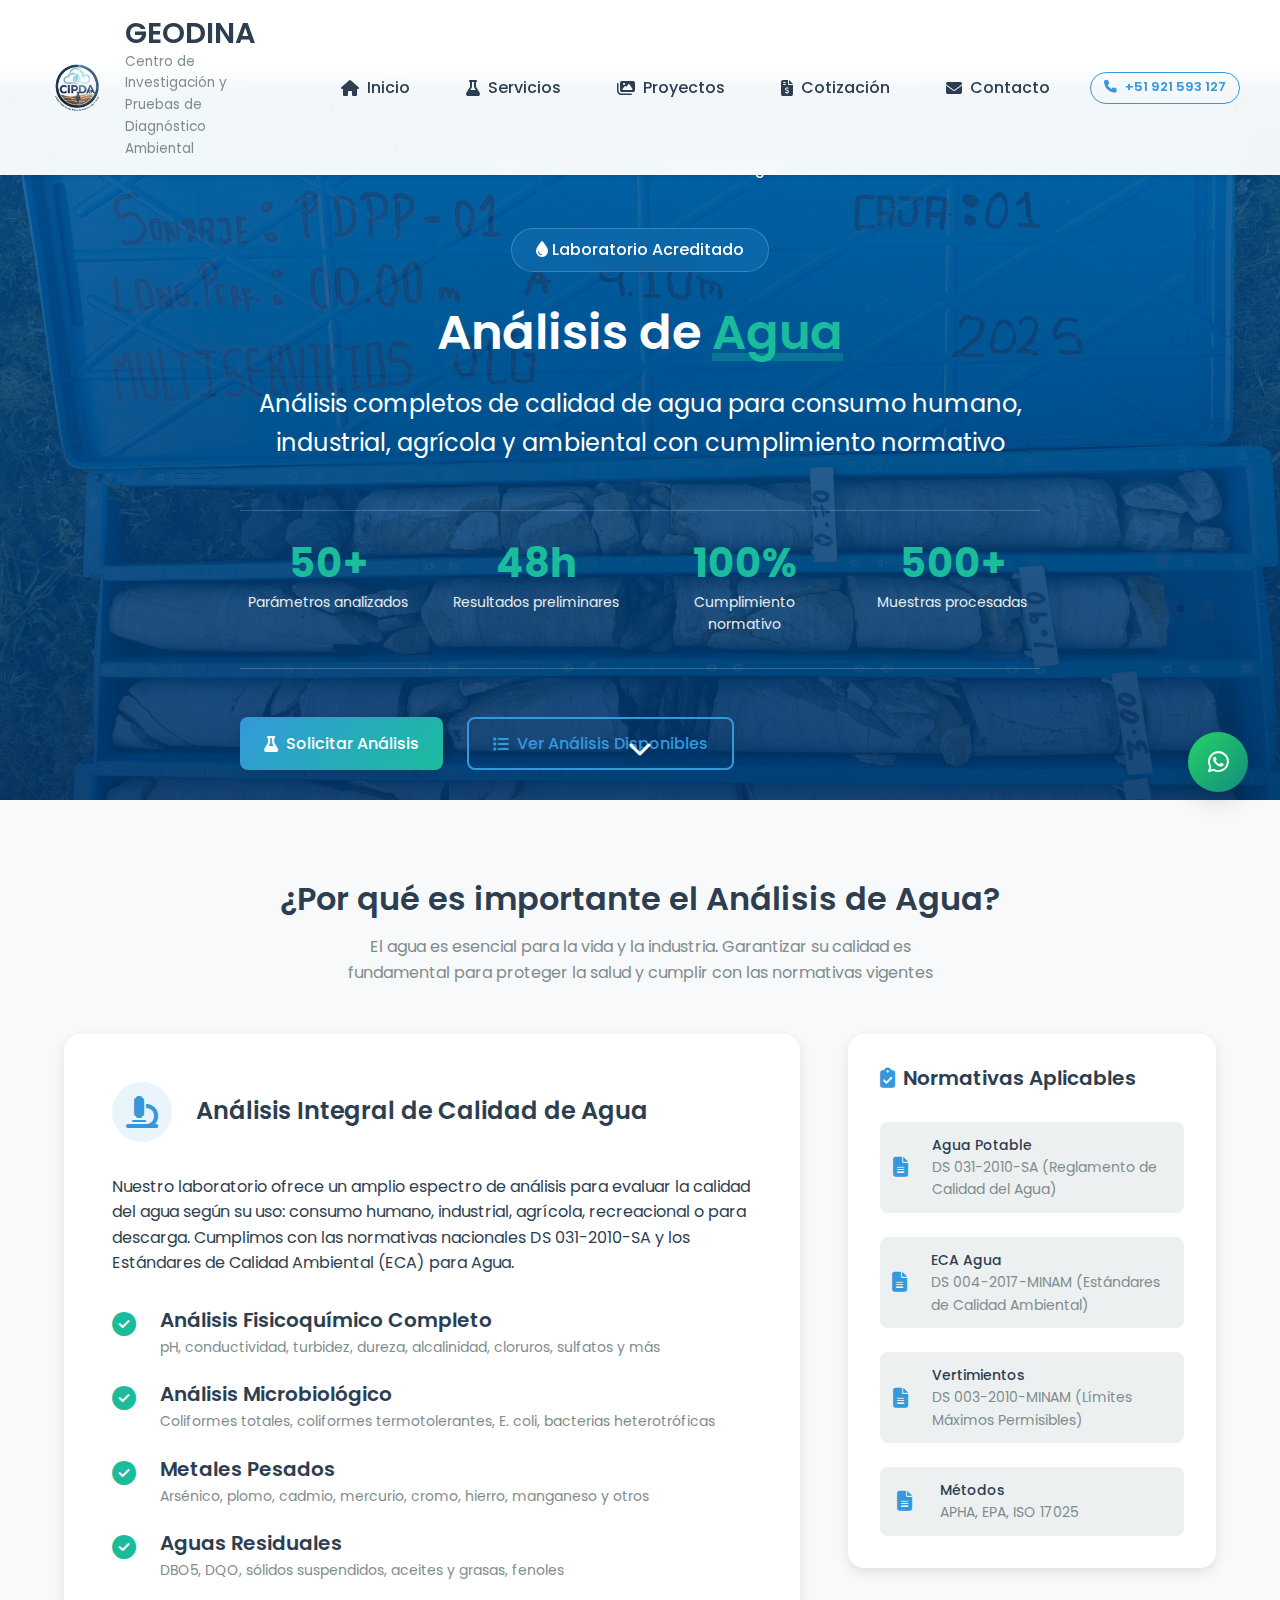
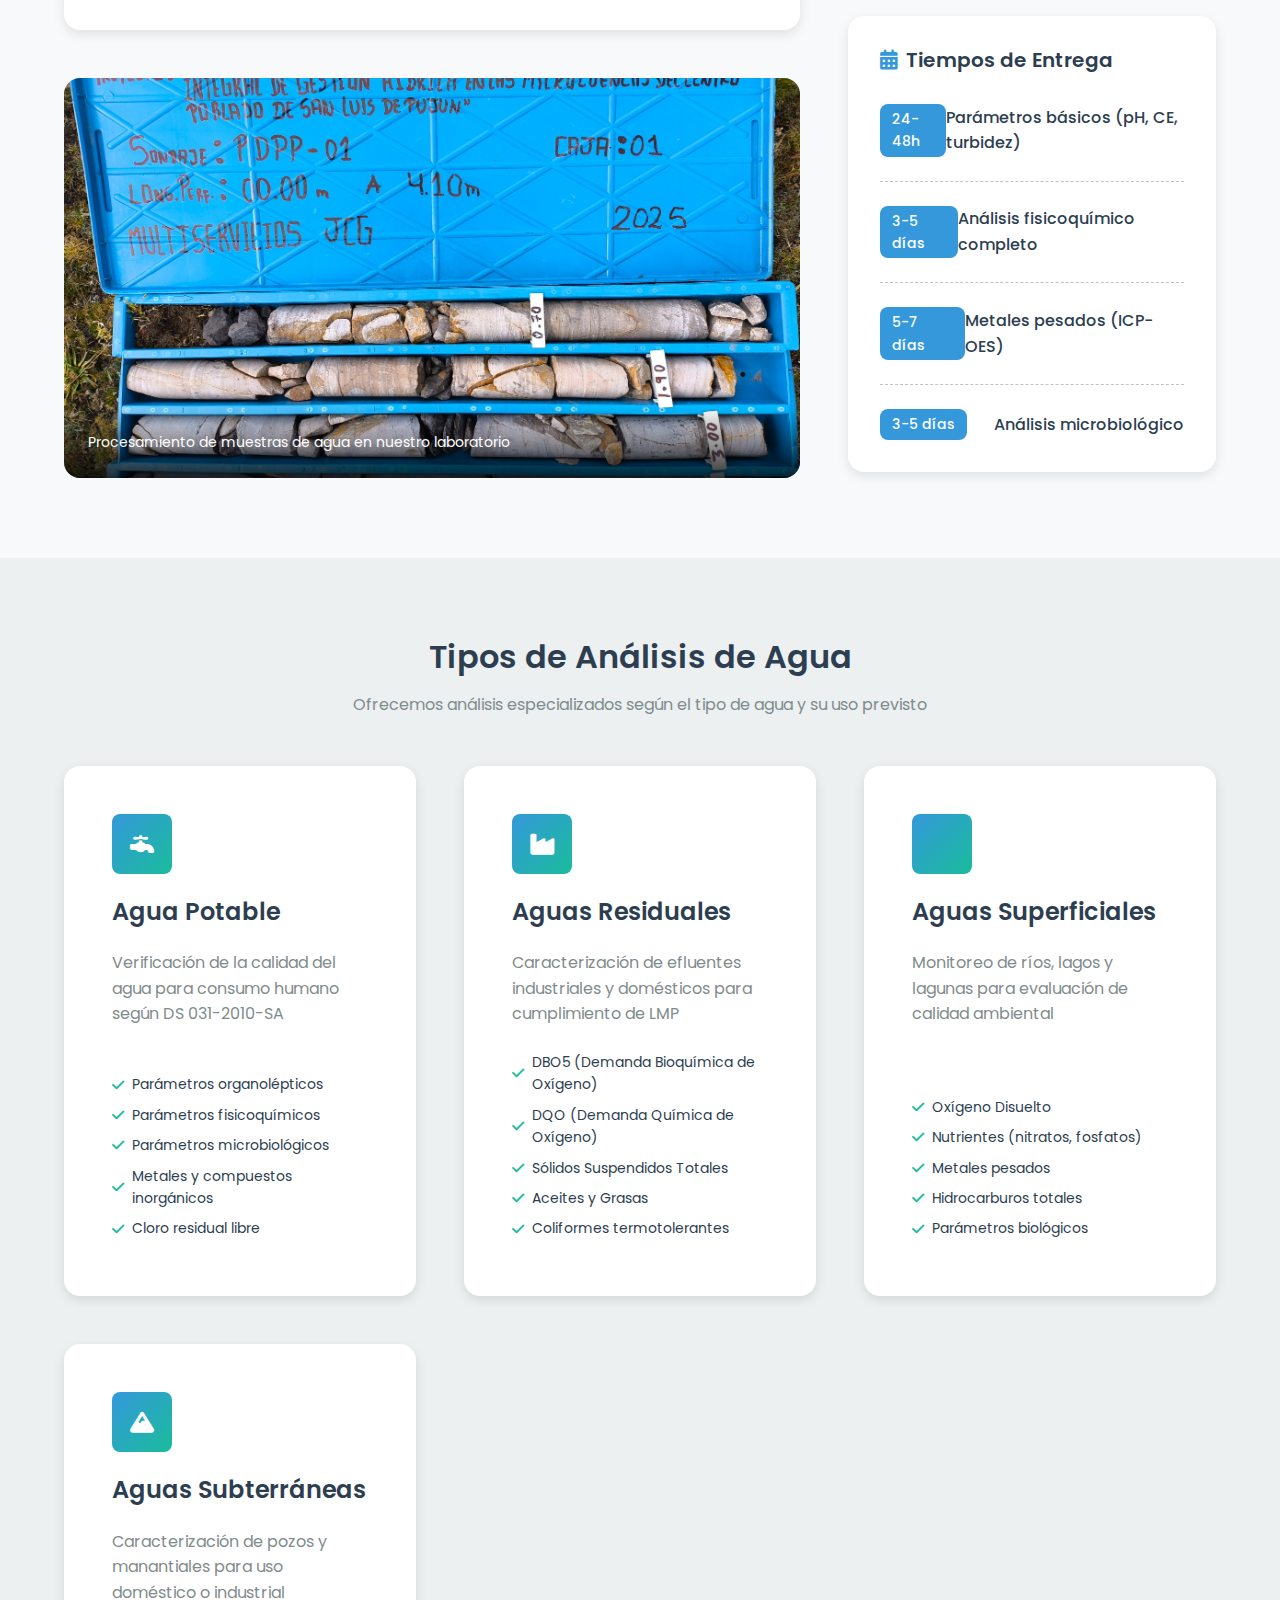
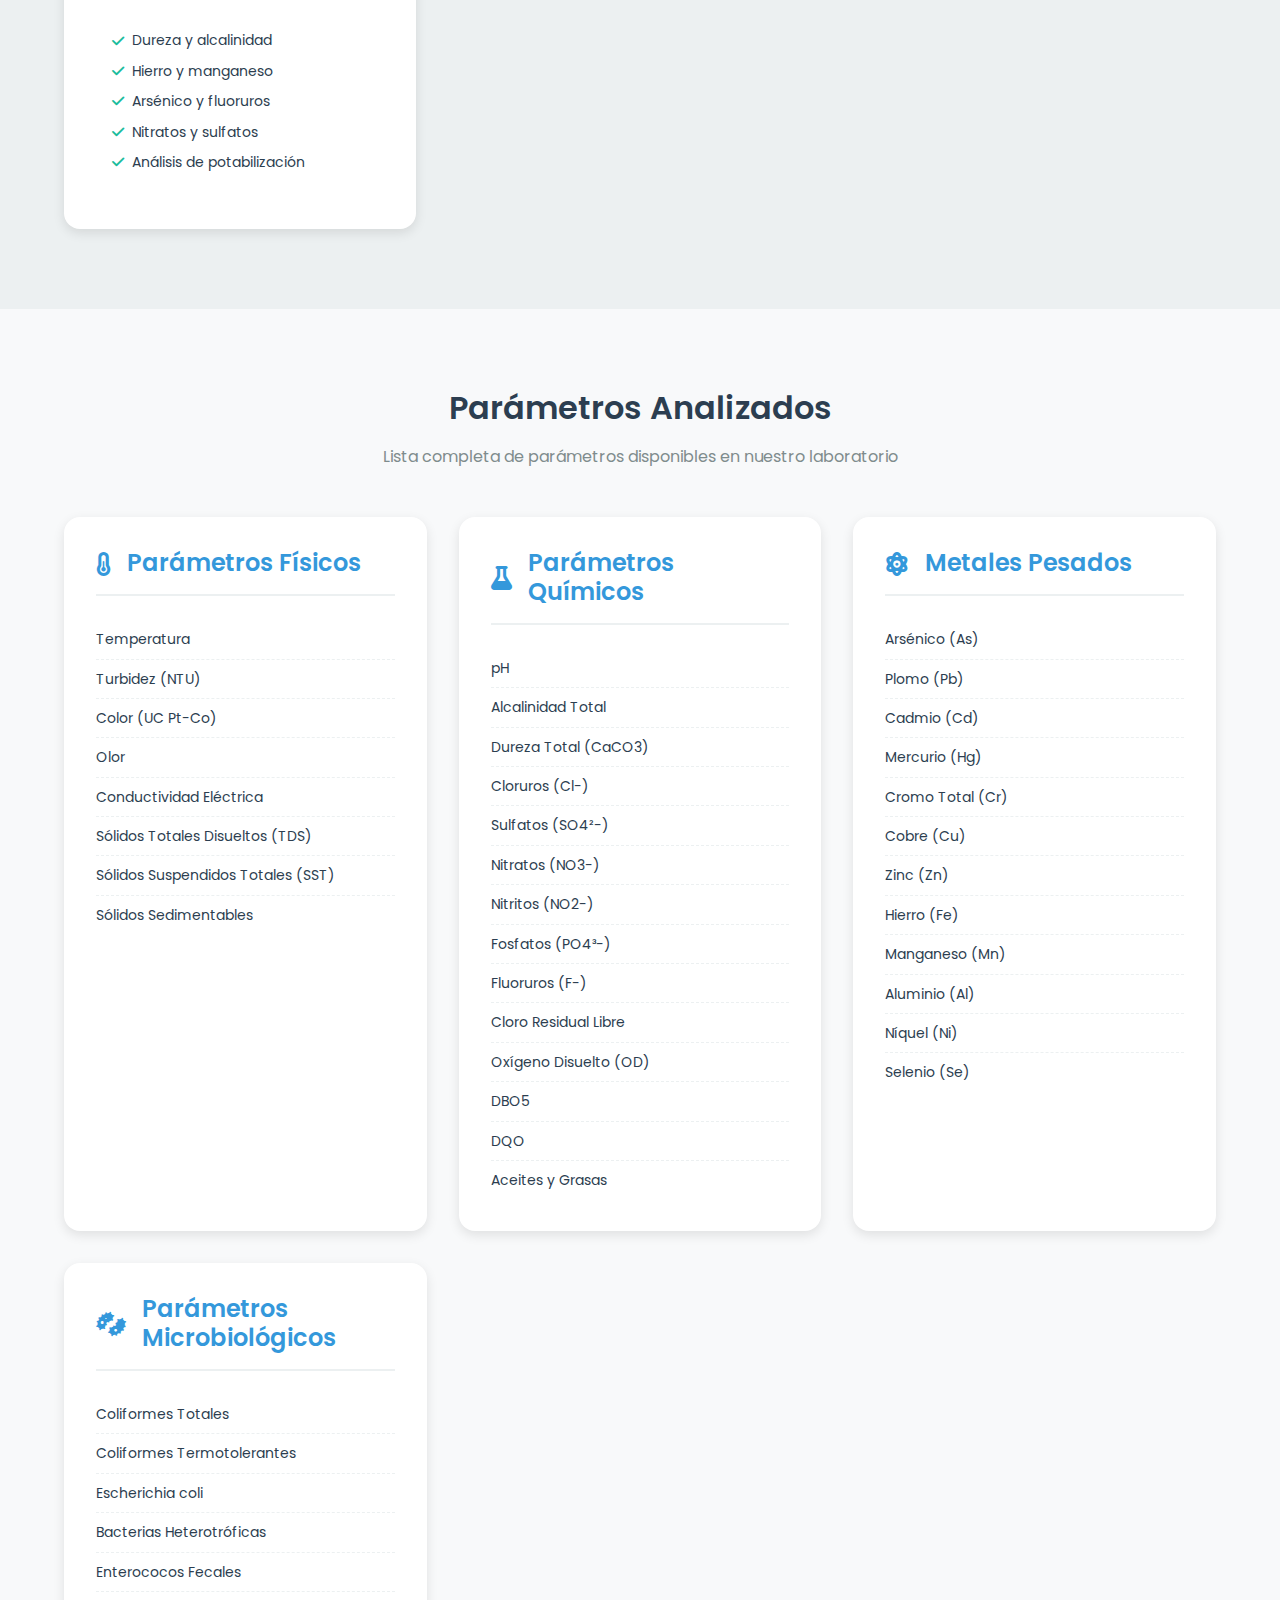
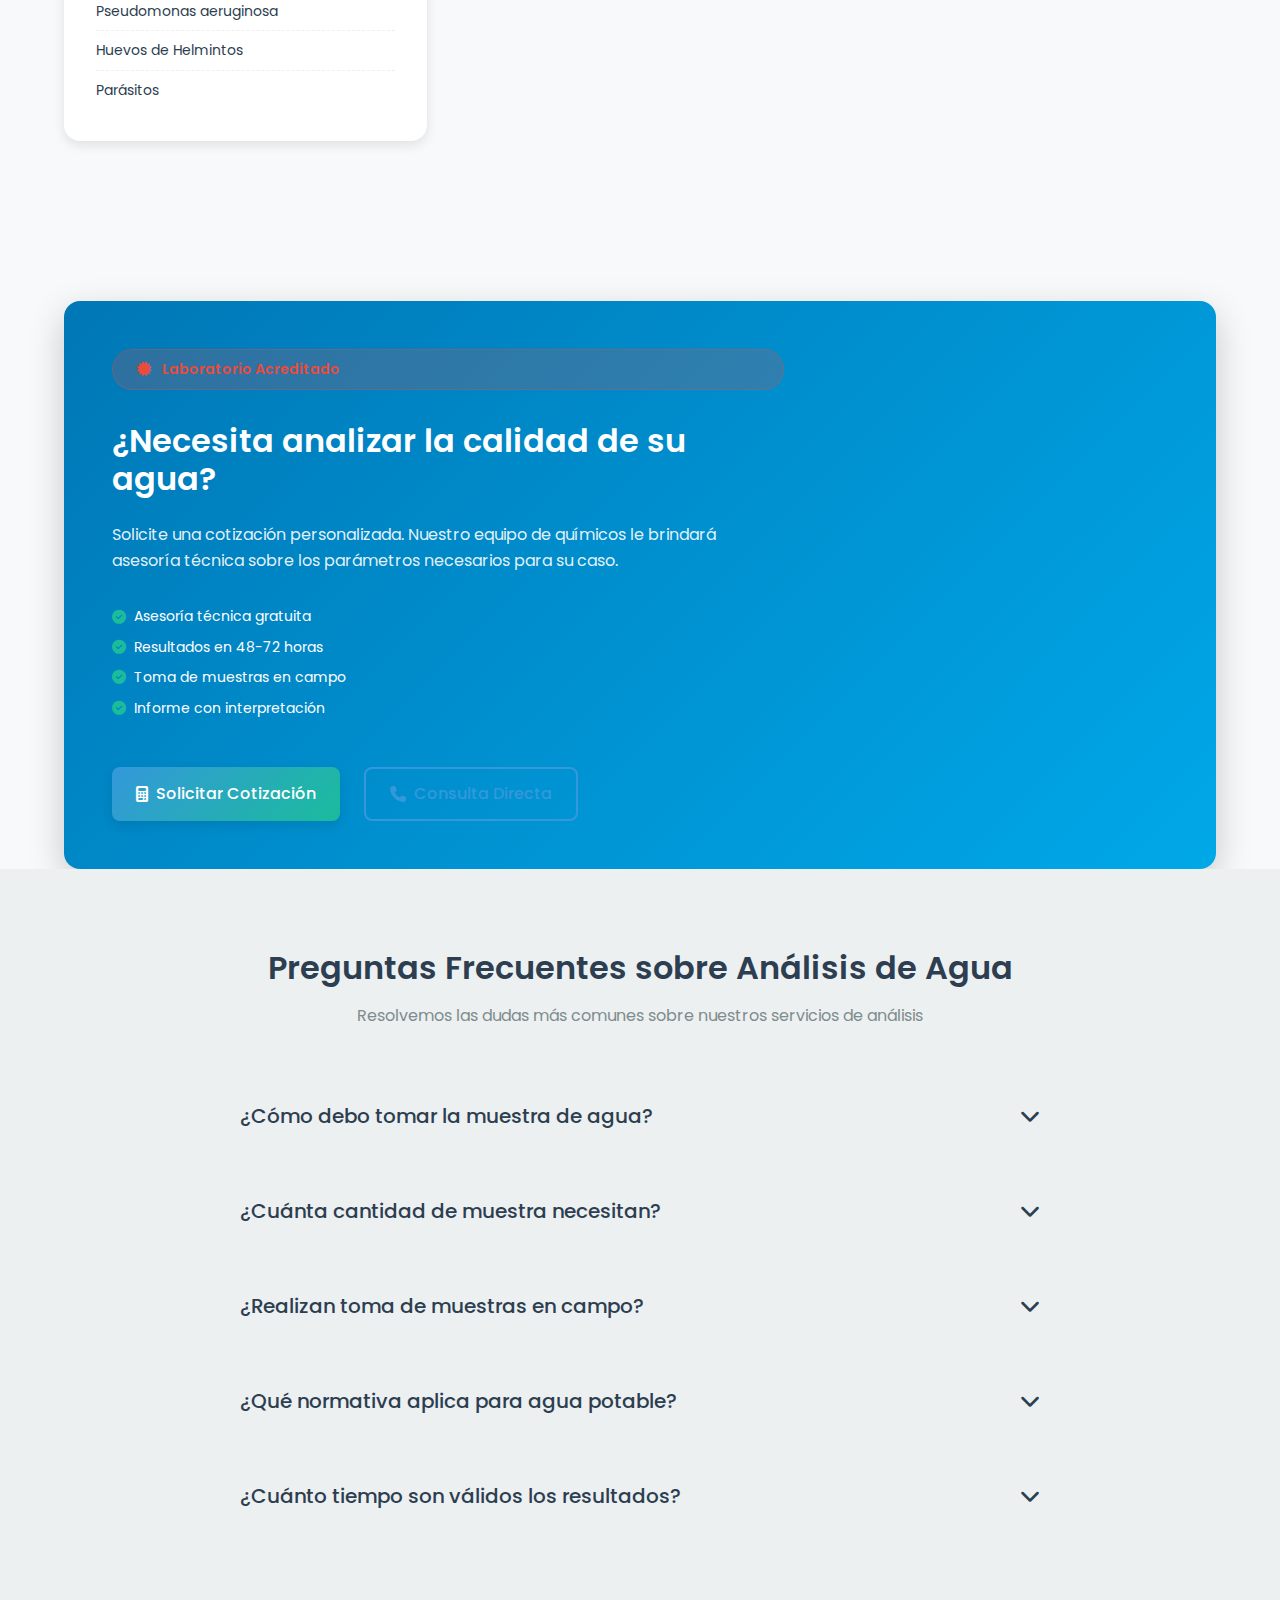
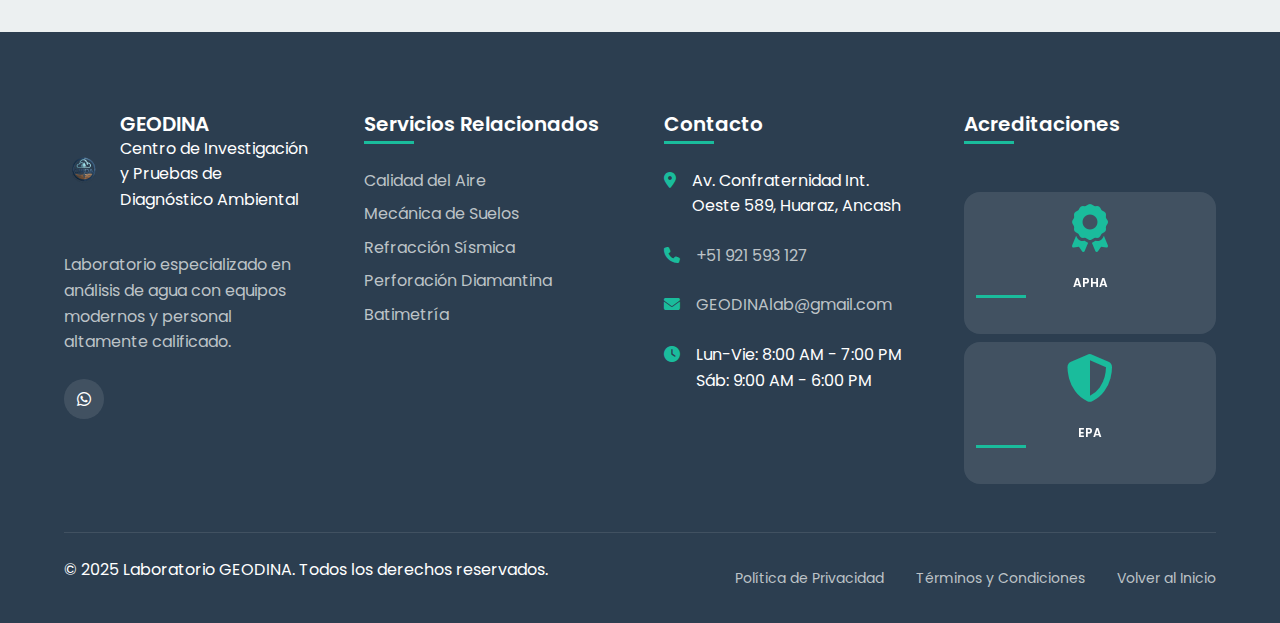
<file: analisis-agua.html>
﻿<!DOCTYPE html>
<html lang="es">

<head>
    <meta charset="UTF-8">
    <meta name="viewport" content="width=device-width, initial-scale=1.0">
    <meta name="description"
        content="Análisis de Agua - Laboratorio GEODINA. Análisis fisicoquímico, microbiológico, metales pesados y aguas residuales. Cumplimiento normativo DS 031-2010-SA.">
    <meta name="keywords"
        content="análisis de agua, análisis fisicoquímico, análisis microbiológico, metales pesados, DBO, DQO, agua potable, Huaraz">
    <meta name="author" content="Laboratorio GEODINA">
    <title>Análisis de Agua | GEODINA Lab - Laboratorio Acreditado</title>
    <link rel="stylesheet" href="https://cdnjs.cloudflare.com/ajax/libs/font-awesome/6.4.0/css/all.min.css">
    <link rel="stylesheet"
        href="https://fonts.googleapis.com/css2?family=Poppins:wght@300;400;500;600;700&display=swap">
    <link rel="stylesheet" href="styles.css?v=3">
    <link rel="icon" href="favicon.svg" type="image/svg+xml">
</head>

<body>
    <!-- HEADER -->
    <header class="header">
        <nav class="nav container">
            <div class="logo"><a href="index.html" style="display: flex; align-items: center; gap: 10px; text-decoration: none; color: inherit;"><img src="imagenes/LOGO1.png" alt="Logo Laboratorio GEODINA"><div class="logo-text">
                    <h1>GEODINA</h1>
                    <span>Centro de Investigación y Pruebas de Diagnóstico Ambiental</span>
                </div>
            </div>

            <div class="nav-right">
                <ul class="nav-menu" id="navMenu">
                    <li><a href="index.html#inicio" class="nav-link"><i class="fas fa-home"></i> Inicio</a></li>
                    <li><a href="index.html#servicios" class="nav-link"><i class="fas fa-flask"></i> Servicios</a></li>
                    <li><a href="index.html#galeria" class="nav-link"><i class="fas fa-images"></i> Proyectos</a></li>
                    <li><a href="index.html#cotizacion" class="nav-link"><i class="fas fa-file-invoice-dollar"></i>
                            Cotización</a></li>
                    <li><a href="index.html#contacto" class="nav-link"><i class="fas fa-envelope"></i> Contacto</a></li>
                </ul>
                <div class="header-contact">
                    <a href="tel:+51921593127" class="phone-link">
                        <i class="fas fa-phone"></i> +51 921 593 127
                    </a>
                </div>
            </div>

            <button class="mobile-toggle" id="mobileToggle" aria-label="Menú de navegación">
                <span></span>
                <span></span>
                <span></span>
            </button>
        </nav>
    </header>

    <!-- HERO SECTION -->
    <section class="service-hero water-hero">
        <div class="hero-background"
            style="background-image: linear-gradient(rgba(0, 82, 147, 0.8), rgba(0, 51, 102, 0.9)), url('imagenes/cajaconmuestras1.jpeg');">
        </div>

        <div class="water-particles">
            <div class="bubble"></div>
            <div class="bubble"></div>
            <div class="bubble"></div>
            <div class="bubble"></div>
            <div class="bubble"></div>
        </div>

        <div class="container hero-content">
            <nav class="breadcrumb" aria-label="Ruta de navegación">
                <a href="index.html"><i class="fas fa-home"></i> Inicio</a>
                <i class="fas fa-chevron-right"></i>
                <a href="index.html#servicios">Servicios</a>
                <i class="fas fa-chevron-right"></i>
                <span class="current">Análisis de Agua</span>
            </nav>

            <div class="hero-text">
                <div class="service-badge">
                    <i class="fas fa-tint"></i> Laboratorio Acreditado
                </div>
                <h1 class="hero-title">Análisis de <span class="highlight">Agua</span></h1>
                <p class="hero-subtitle">Análisis completos de calidad de agua para consumo humano, industrial, agrícola
                    y ambiental con cumplimiento normativo</p>

                <div class="hero-stats">
                    <div class="stat">
                        <span class="stat-number">50+</span>
                        <span class="stat-label">Parámetros analizados</span>
                    </div>
                    <div class="stat">
                        <span class="stat-number">48h</span>
                        <span class="stat-label">Resultados preliminares</span>
                    </div>
                    <div class="stat">
                        <span class="stat-number">100%</span>
                        <span class="stat-label">Cumplimiento normativo</span>
                    </div>
                    <div class="stat">
                        <span class="stat-number">500+</span>
                        <span class="stat-label">Muestras procesadas</span>
                    </div>
                </div>

                <div class="hero-buttons">
                    <a href="#contact-section" class="btn btn-primary">
                        <i class="fas fa-flask"></i> Solicitar Análisis
                    </a>
                    <a href="#tipos-analisis" class="btn btn-outline">
                        <i class="fas fa-list"></i> Ver Análisis Disponibles
                    </a>
                </div>
            </div>
        </div>

        <div class="scroll-indicator">
            <i class="fas fa-chevron-down"></i>
        </div>
    </section>

    <!-- INTRODUCCIÓN -->
    <section class="section">
        <div class="container">
            <div class="section-header">
                <h2>¿Por qué es importante el Análisis de Agua?</h2>
                <p>El agua es esencial para la vida y la industria. Garantizar su calidad es fundamental para proteger
                    la salud y cumplir con las normativas vigentes</p>
            </div>

            <div class="content-grid">
                <div class="content-main">
                    <div class="info-card">
                        <div class="info-header">
                            <i class="fas fa-microscope"></i>
                            <h3>Análisis Integral de Calidad de Agua</h3>
                        </div>
                        <p>Nuestro laboratorio ofrece un amplio espectro de análisis para evaluar la calidad del agua
                            según su uso: consumo humano, industrial, agrícola, recreacional o para descarga. Cumplimos
                            con las normativas nacionales DS 031-2010-SA y los Estándares de Calidad Ambiental (ECA)
                            para Agua.</p>

                        <div class="feature-list">
                            <div class="feature">
                                <i class="fas fa-check-circle"></i>
                                <div>
                                    <h4>Análisis Fisicoquímico Completo</h4>
                                    <p>pH, conductividad, turbidez, dureza, alcalinidad, cloruros, sulfatos y más</p>
                                </div>
                            </div>
                            <div class="feature">
                                <i class="fas fa-check-circle"></i>
                                <div>
                                    <h4>Análisis Microbiológico</h4>
                                    <p>Coliformes totales, coliformes termotolerantes, E. coli, bacterias heterotróficas
                                    </p>
                                </div>
                            </div>
                            <div class="feature">
                                <i class="fas fa-check-circle"></i>
                                <div>
                                    <h4>Metales Pesados</h4>
                                    <p>Arsénico, plomo, cadmio, mercurio, cromo, hierro, manganeso y otros</p>
                                </div>
                            </div>
                            <div class="feature">
                                <i class="fas fa-check-circle"></i>
                                <div>
                                    <h4>Aguas Residuales</h4>
                                    <p>DBO5, DQO, sólidos suspendidos, aceites y grasas, fenoles</p>
                                </div>
                            </div>
                        </div>
                    </div>

                    <div class="image-gallery">
                        <div class="main-image">
                            <img src="imagenes/cajaconmuestras1.jpeg" alt="Análisis de agua en laboratorio"
                                loading="lazy">
                            <div class="image-caption">Procesamiento de muestras de agua en nuestro laboratorio</div>
                        </div>
                    </div>
                </div>

                <div class="content-sidebar">
                    <div class="sidebar-card">
                        <h3><i class="fas fa-clipboard-check"></i> Normativas Aplicables</h3>
                        <div class="specs-list">
                            <div class="spec-item">
                                <i class="fas fa-file-alt"></i>
                                <div>
                                    <span class="spec-label">Agua Potable</span>
                                    <span class="spec-value">DS 031-2010-SA (Reglamento de Calidad del Agua)</span>
                                </div>
                            </div>
                            <div class="spec-item">
                                <i class="fas fa-file-alt"></i>
                                <div>
                                    <span class="spec-label">ECA Agua</span>
                                    <span class="spec-value">DS 004-2017-MINAM (Estándares de Calidad Ambiental)</span>
                                </div>
                            </div>
                            <div class="spec-item">
                                <i class="fas fa-file-alt"></i>
                                <div>
                                    <span class="spec-label">Vertimientos</span>
                                    <span class="spec-value">DS 003-2010-MINAM (Límites Máximos Permisibles)</span>
                                </div>
                            </div>
                            <div class="spec-item">
                                <i class="fas fa-file-alt"></i>
                                <div>
                                    <span class="spec-label">Métodos</span>
                                    <span class="spec-value">APHA, EPA, ISO 17025</span>
                                </div>
                            </div>
                        </div>
                    </div>

                    <div class="sidebar-card">
                        <h3><i class="fas fa-calendar-alt"></i> Tiempos de Entrega</h3>
                        <div class="timeline">
                            <div class="timeline-item">
                                <span class="timeline-time">24-48h</span>
                                <span class="timeline-text">Parámetros básicos (pH, CE, turbidez)</span>
                            </div>
                            <div class="timeline-item">
                                <span class="timeline-time">3-5 días</span>
                                <span class="timeline-text">Análisis fisicoquímico completo</span>
                            </div>
                            <div class="timeline-item">
                                <span class="timeline-time">5-7 días</span>
                                <span class="timeline-text">Metales pesados (ICP-OES)</span>
                            </div>
                            <div class="timeline-item">
                                <span class="timeline-time">3-5 días</span>
                                <span class="timeline-text">Análisis microbiológico</span>
                            </div>
                        </div>
                    </div>
                </div>
            </div>
        </div>
    </section>

    <!-- TIPOS DE ANÁLISIS -->
    <section class="section applications-section" id="tipos-analisis">
        <div class="container">
            <div class="section-header">
                <h2>Tipos de Análisis de Agua</h2>
                <p>Ofrecemos análisis especializados según el tipo de agua y su uso previsto</p>
            </div>

            <div class="applications-grid">
                <div class="application-card">
                    <div class="app-icon">
                        <i class="fas fa-faucet"></i>
                    </div>
                    <h3>Agua Potable</h3>
                    <p>Verificación de la calidad del agua para consumo humano según DS 031-2010-SA</p>
                    <ul>
                        <li><i class="fas fa-check"></i> Parámetros organolépticos</li>
                        <li><i class="fas fa-check"></i> Parámetros fisicoquímicos</li>
                        <li><i class="fas fa-check"></i> Parámetros microbiológicos</li>
                        <li><i class="fas fa-check"></i> Metales y compuestos inorgánicos</li>
                        <li><i class="fas fa-check"></i> Cloro residual libre</li>
                    </ul>
                </div>

                <div class="application-card">
                    <div class="app-icon">
                        <i class="fas fa-industry"></i>
                    </div>
                    <h3>Aguas Residuales</h3>
                    <p>Caracterización de efluentes industriales y domésticos para cumplimiento de LMP</p>
                    <ul>
                        <li><i class="fas fa-check"></i> DBO5 (Demanda Bioquímica de Oxígeno)</li>
                        <li><i class="fas fa-check"></i> DQO (Demanda Química de Oxígeno)</li>
                        <li><i class="fas fa-check"></i> Sólidos Suspendidos Totales</li>
                        <li><i class="fas fa-check"></i> Aceites y Grasas</li>
                        <li><i class="fas fa-check"></i> Coliformes termotolerantes</li>
                    </ul>
                </div>

                <div class="application-card">
                    <div class="app-icon">
                        <i class="fas fa-river"></i>
                    </div>
                    <h3>Aguas Superficiales</h3>
                    <p>Monitoreo de ríos, lagos y lagunas para evaluación de calidad ambiental</p>
                    <ul>
                        <li><i class="fas fa-check"></i> Oxígeno Disuelto</li>
                        <li><i class="fas fa-check"></i> Nutrientes (nitratos, fosfatos)</li>
                        <li><i class="fas fa-check"></i> Metales pesados</li>
                        <li><i class="fas fa-check"></i> Hidrocarburos totales</li>
                        <li><i class="fas fa-check"></i> Parámetros biológicos</li>
                    </ul>
                </div>

                <div class="application-card">
                    <div class="app-icon">
                        <i class="fas fa-mountain"></i>
                    </div>
                    <h3>Aguas Subterráneas</h3>
                    <p>Caracterización de pozos y manantiales para uso doméstico o industrial</p>
                    <ul>
                        <li><i class="fas fa-check"></i> Dureza y alcalinidad</li>
                        <li><i class="fas fa-check"></i> Hierro y manganeso</li>
                        <li><i class="fas fa-check"></i> Arsénico y fluoruros</li>
                        <li><i class="fas fa-check"></i> Nitratos y sulfatos</li>
                        <li><i class="fas fa-check"></i> Análisis de potabilización</li>
                    </ul>
                </div>
            </div>
        </div>
    </section>

    <!-- PARÁMETROS DETALLADOS -->
    <section class="section methodology-section">
        <div class="container">
            <div class="section-header">
                <h2>Parámetros Analizados</h2>
                <p>Lista completa de parámetros disponibles en nuestro laboratorio</p>
            </div>

            <div class="parameters-grid">
                <div class="parameter-category">
                    <h3><i class="fas fa-thermometer-half"></i> Parámetros Físicos</h3>
                    <ul class="parameter-list">
                        <li>Temperatura</li>
                        <li>Turbidez (NTU)</li>
                        <li>Color (UC Pt-Co)</li>
                        <li>Olor</li>
                        <li>Conductividad Eléctrica</li>
                        <li>Sólidos Totales Disueltos (TDS)</li>
                        <li>Sólidos Suspendidos Totales (SST)</li>
                        <li>Sólidos Sedimentables</li>
                    </ul>
                </div>

                <div class="parameter-category">
                    <h3><i class="fas fa-flask"></i> Parámetros Químicos</h3>
                    <ul class="parameter-list">
                        <li>pH</li>
                        <li>Alcalinidad Total</li>
                        <li>Dureza Total (CaCO3)</li>
                        <li>Cloruros (Cl-)</li>
                        <li>Sulfatos (SO4²-)</li>
                        <li>Nitratos (NO3-)</li>
                        <li>Nitritos (NO2-)</li>
                        <li>Fosfatos (PO4³-)</li>
                        <li>Fluoruros (F-)</li>
                        <li>Cloro Residual Libre</li>
                        <li>Oxígeno Disuelto (OD)</li>
                        <li>DBO5</li>
                        <li>DQO</li>
                        <li>Aceites y Grasas</li>
                    </ul>
                </div>

                <div class="parameter-category">
                    <h3><i class="fas fa-atom"></i> Metales Pesados</h3>
                    <ul class="parameter-list">
                        <li>Arsénico (As)</li>
                        <li>Plomo (Pb)</li>
                        <li>Cadmio (Cd)</li>
                        <li>Mercurio (Hg)</li>
                        <li>Cromo Total (Cr)</li>
                        <li>Cobre (Cu)</li>
                        <li>Zinc (Zn)</li>
                        <li>Hierro (Fe)</li>
                        <li>Manganeso (Mn)</li>
                        <li>Aluminio (Al)</li>
                        <li>Níquel (Ni)</li>
                        <li>Selenio (Se)</li>
                    </ul>
                </div>

                <div class="parameter-category">
                    <h3><i class="fas fa-bacteria"></i> Parámetros Microbiológicos</h3>
                    <ul class="parameter-list">
                        <li>Coliformes Totales</li>
                        <li>Coliformes Termotolerantes</li>
                        <li>Escherichia coli</li>
                        <li>Bacterias Heterotróficas</li>
                        <li>Enterococos Fecales</li>
                        <li>Pseudomonas aeruginosa</li>
                        <li>Huevos de Helmintos</li>
                        <li>Parásitos</li>
                    </ul>
                </div>
            </div>
        </div>
    </section>

    <!-- CTA SECTION -->
    <section class="section cta-section" id="contact-section">
        <div class="container">
            <div class="cta-card water-cta">
                <div class="cta-content">
                    <div class="cta-badge">
                        <i class="fas fa-certificate"></i> Laboratorio Acreditado
                    </div>
                    <h2>¿Necesita analizar la calidad de su agua?</h2>
                    <p>Solicite una cotización personalizada. Nuestro equipo de químicos le brindará asesoría técnica
                        sobre los parámetros necesarios para su caso.</p>

                    <div class="cta-features">
                        <div class="cta-feature">
                            <i class="fas fa-check-circle"></i>
                            <span>Asesoría técnica gratuita</span>
                        </div>
                        <div class="cta-feature">
                            <i class="fas fa-check-circle"></i>
                            <span>Resultados en 48-72 horas</span>
                        </div>
                        <div class="cta-feature">
                            <i class="fas fa-check-circle"></i>
                            <span>Toma de muestras en campo</span>
                        </div>
                        <div class="cta-feature">
                            <i class="fas fa-check-circle"></i>
                            <span>Informe con interpretación</span>
                        </div>
                    </div>

                    <div class="cta-buttons">
                        <a href="index.html#cotizacion" class="btn btn-primary">
                            <i class="fas fa-calculator"></i> Solicitar Cotización
                        </a>
                        <a href="tel:+51921593127" class="btn btn-outline">
                            <i class="fas fa-phone"></i> Consulta Directa
                        </a>
                    </div>
                </div>

                <div class="cta-image">
                    <img src="imagenes/muestra2.jpeg" alt="Toma de muestras de agua" loading="lazy">
                </div>
            </div>
        </div>
    </section>

    <!-- FAQ -->
    <section class="section faq-section">
        <div class="container">
            <div class="section-header">
                <h2>Preguntas Frecuentes sobre Análisis de Agua</h2>
                <p>Resolvemos las dudas más comunes sobre nuestros servicios de análisis</p>
            </div>

            <div class="faq-container">
                <div class="faq-item">
                    <button class="faq-question">
                        <span>¿Cómo debo tomar la muestra de agua?</span>
                        <i class="fas fa-chevron-down"></i>
                    </button>
                    <div class="faq-answer">
                        <p>Para análisis microbiológicos: Use frascos estériles proporcionados por el laboratorio. Deje
                            correr el agua 2-3 minutos antes de tomar la muestra. Para análisis fisicoquímicos: Use
                            frascos de plástico o vidrio limpios. Para metales: Preserve con ácido nítrico. Podemos
                            realizar la toma de muestras en campo con cadena de custodia.</p>
                    </div>
                </div>

                <div class="faq-item">
                    <button class="faq-question">
                        <span>¿Cuánta cantidad de muestra necesitan?</span>
                        <i class="fas fa-chevron-down"></i>
                    </button>
                    <div class="faq-answer">
                        <p>Depende del tipo de análisis: Análisis básico (pH, CE, turbidez): 500 mL. Análisis
                            fisicoquímico completo: 2 litros. Análisis microbiológico: 250-500 mL en frasco estéril.
                            Metales pesados: 500 mL preservado con ácido. Le proporcionaremos los frascos adecuados con
                            instrucciones detalladas.</p>
                    </div>
                </div>

                <div class="faq-item">
                    <button class="faq-question">
                        <span>¿Realizan toma de muestras en campo?</span>
                        <i class="fas fa-chevron-down"></i>
                    </button>
                    <div class="faq-answer">
                        <p>Sí, ofrecemos servicio de muestreo en campo con personal técnico capacitado. Garantizamos la
                            cadena de custodia, condiciones de transporte y preservación adecuadas. Este servicio tiene
                            un costo adicional dependiendo de la ubicación y el número de puntos de muestreo.</p>
                    </div>
                </div>

                <div class="faq-item">
                    <button class="faq-question">
                        <span>¿Qué normativa aplica para agua potable?</span>
                        <i class="fas fa-chevron-down"></i>
                    </button>
                    <div class="faq-answer">
                        <p>En Perú, el agua para consumo humano debe cumplir con el Reglamento de Calidad del Agua para
                            Consumo Humano (DS 031-2010-SA) y la Directiva Sanitaria de DIGESA. Nuestro informe incluye
                            la comparación con los límites máximos permisibles y recomendaciones si algún parámetro
                            excede los valores.</p>
                    </div>
                </div>

                <div class="faq-item">
                    <button class="faq-question">
                        <span>¿Cuánto tiempo son válidos los resultados?</span>
                        <i class="fas fa-chevron-down"></i>
                    </button>
                    <div class="faq-answer">
                        <p>Los resultados representan las condiciones del agua al momento del muestreo. Para monitoreos
                            reguladores, se recomienda: Agua potable: análisis mensual o trimestral. Aguas residuales:
                            según frecuencia establecida en el instrumento de gestión ambiental. Aguas superficiales:
                            monitoreo estacional (cada 3 meses).</p>
                    </div>
                </div>
            </div>
        </div>
    </section>

    <!-- FOOTER -->
    <footer class="footer" id="contacto">
        <div class="container">
            <div class="footer-content">
                <div class="footer-col">
                    <div class="footer-logo">
                        <img src="imagenes/LOGO1.png" alt="Logo GEODINA">
                        <div class="logo-text">
                            <h3>GEODINA</h3>
                            <p>Centro de Investigación y Pruebas de Diagnóstico Ambiental</p>
                        </div>
                    </div>
                    <p class="footer-description">Laboratorio especializado en análisis de agua con equipos modernos y
                        personal altamente calificado.</p>
                    <div class="social-links">
                        <a href="#" aria-label="Facebook" style="display:none"><i class="fab fa-facebook"></i></a>
                        <a href="#" aria-label="LinkedIn" style="display:none"><i class="fab fa-linkedin"></i></a>
                        <a href="#" aria-label="Instagram" style="display:none"><i class="fab fa-instagram"></i></a>
                        <a href="https://wa.me/51921593127" aria-label="WhatsApp"><i class="fab fa-whatsapp"></i></a>
                    </div>
                </div>

                <div class="footer-col">
                    <h4>Servicios Relacionados</h4>
                    <ul class="footer-links">
                        <li><a href="calidad-aire.html">Calidad del Aire</a></li>
                        <li><a href="index.html#servicios">Mecánica de Suelos</a></li>
                        <li><a href="refraccion-sismica.html">Refracción Sísmica</a></li>
                        <li><a href="perforacion-diamantina.html">Perforación Diamantina</a></li>
                        <li><a href="batimetria.html">Batimetría</a></li>
                    </ul>
                </div>

                <div class="footer-col">
                    <h4>Contacto</h4>
                    <ul class="contact-info">
                        <li>
                            <i class="fas fa-map-marker-alt"></i>
                            <span>Av. Confraternidad Int. Oeste 589, Huaraz, Ancash</span>
                        </li>
                        <li>
                            <i class="fas fa-phone"></i>
                            <a href="tel:+51921593127">+51 921 593 127</a>
                        </li>
                        <li>
                            <i class="fas fa-envelope"></i>
                            <a href="mailto:GEODINAlab@gmail.com">GEODINAlab@gmail.com</a>
                        </li>
                        <li>
                            <i class="fas fa-clock"></i>
                            <span>Lun-Vie: 8:00 AM - 7:00 PM<br>Sáb: 9:00 AM - 6:00 PM</span>
                        </li>
                    </ul>
                </div>

                <div class="footer-col">
                    <h4>Acreditaciones</h4>
                    <div class="certifications-grid" style="gap: 0.5rem;">
                        <div class="cert-card" style="padding: 0.75rem;">
                            <i class="fas fa-award"></i>
                            <h4 style="font-size: 0.75rem;">APHA</h4>
                        </div>
                        <div class="cert-card" style="padding: 0.75rem;">
                            <i class="fas fa-shield-alt"></i>
                            <h4 style="font-size: 0.75rem;">EPA</h4>
                        </div>
                    </div>
                </div>
            </div>

            <div class="footer-bottom">
                <p>&copy; 2025 Laboratorio GEODINA. Todos los derechos reservados.</p>
                <div class="footer-legal">
                    <a href="politica-privacidad.html">Política de Privacidad</a>
                    <a href="terminos-condiciones.html">Términos y Condiciones</a>
                    <a href="index.html">Volver al Inicio</a>
                </div>
            </div>
        </div>
    </footer>

    <!-- BOTONES FLOTANTES -->
    <div class="floating-buttons">
        <a href="https://wa.me/51921593127?text=Hola,%20me%20interesa%20el%20servicio%20de%20Análisis%20de%20Agua"
            class="whatsapp-float" target="_blank" aria-label="Chat por WhatsApp sobre Análisis de Agua">
            <i class="fab fa-whatsapp"></i>
            <span class="tooltip">Consulta sobre Agua</span>
        </a>
        <a href="#" class="scroll-top" id="scrollTop" aria-label="Volver arriba">
            <i class="fas fa-chevron-up"></i>
        </a>
    </div>

    <script src="script.js"></script>
</body>

</html>
</file>
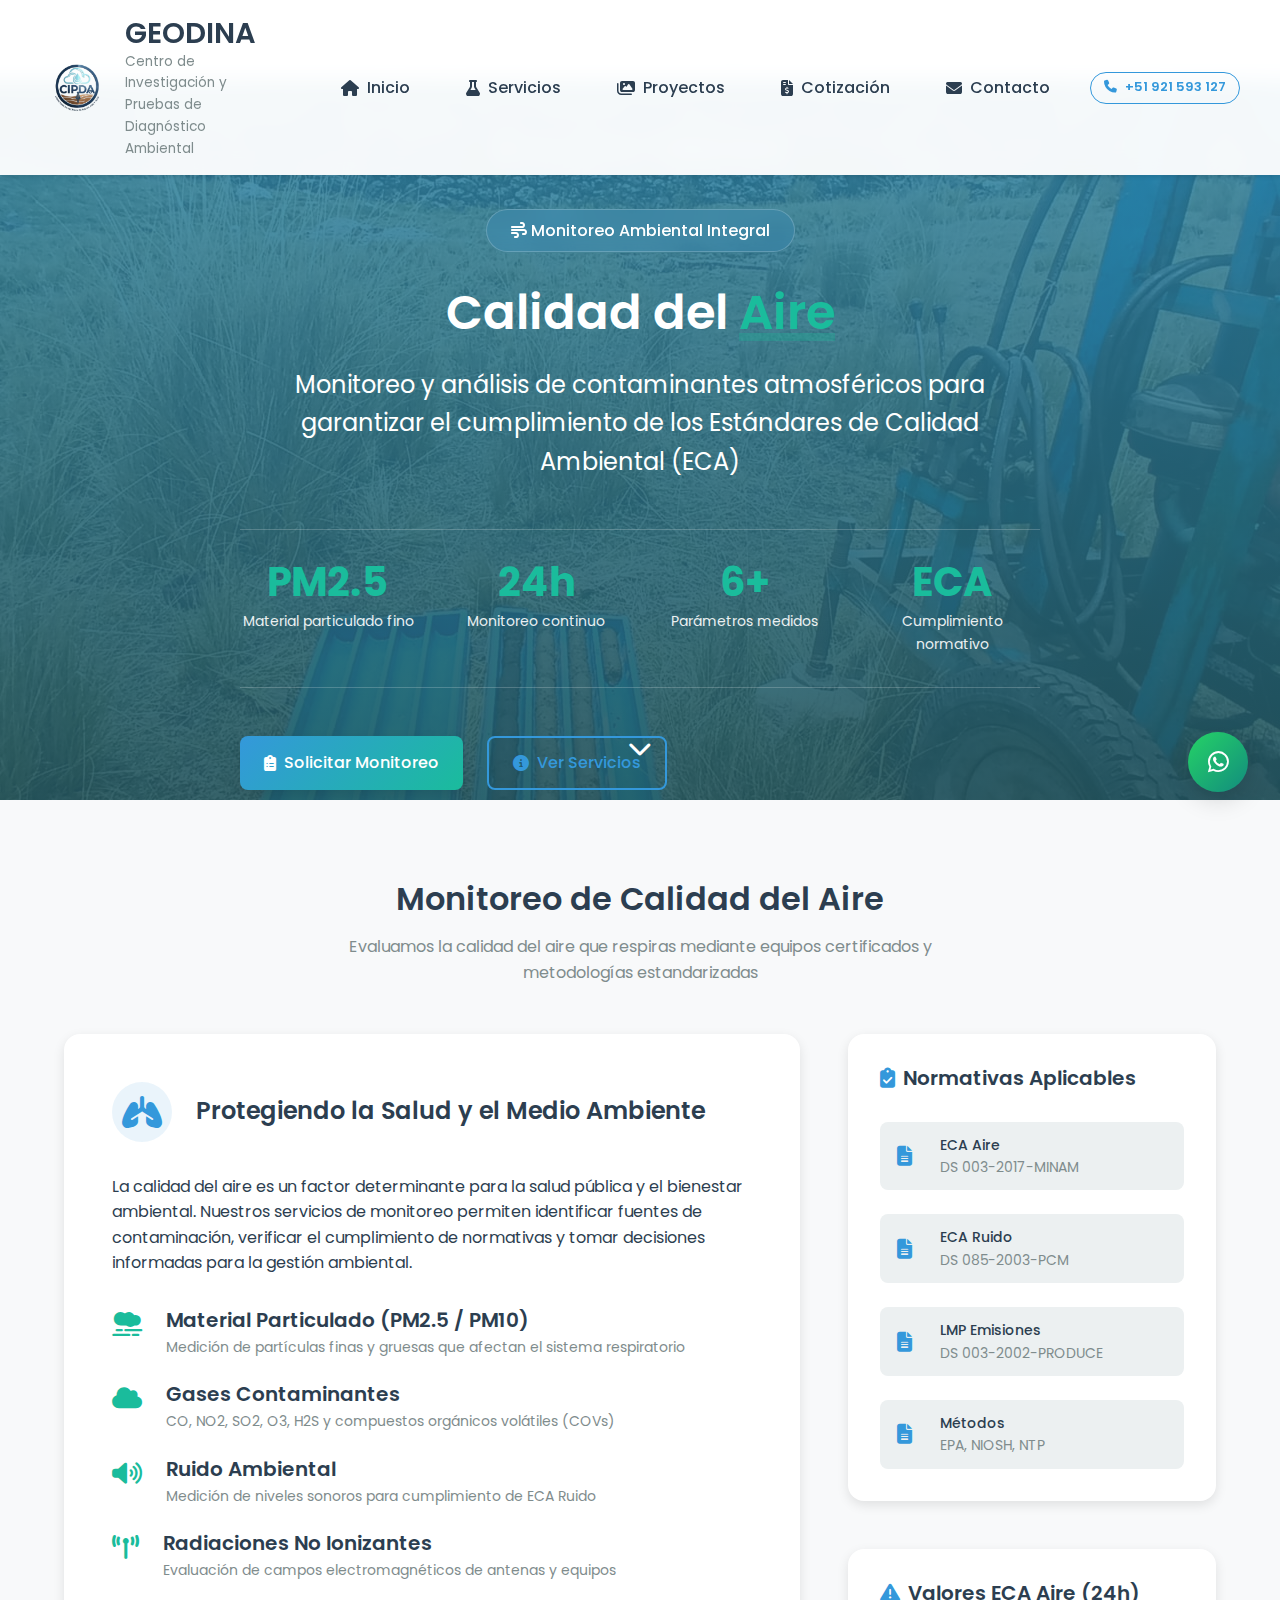
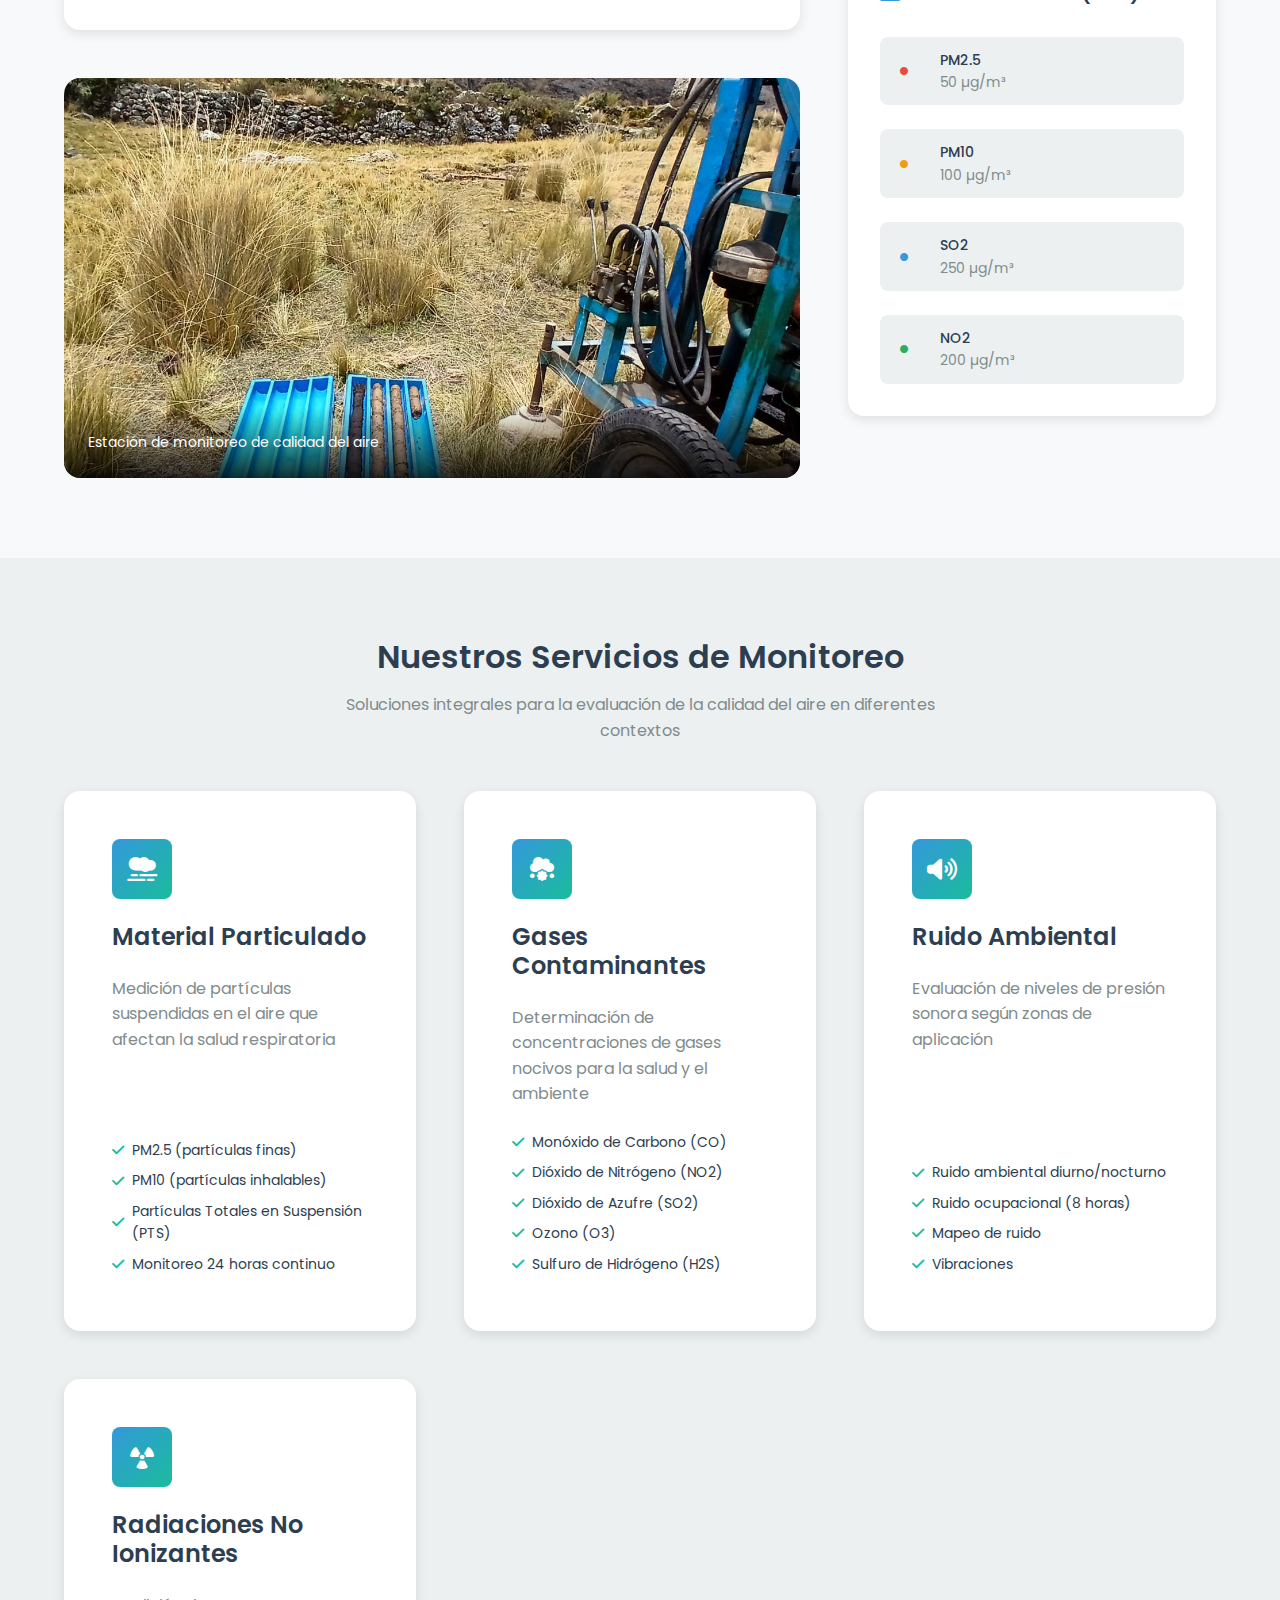
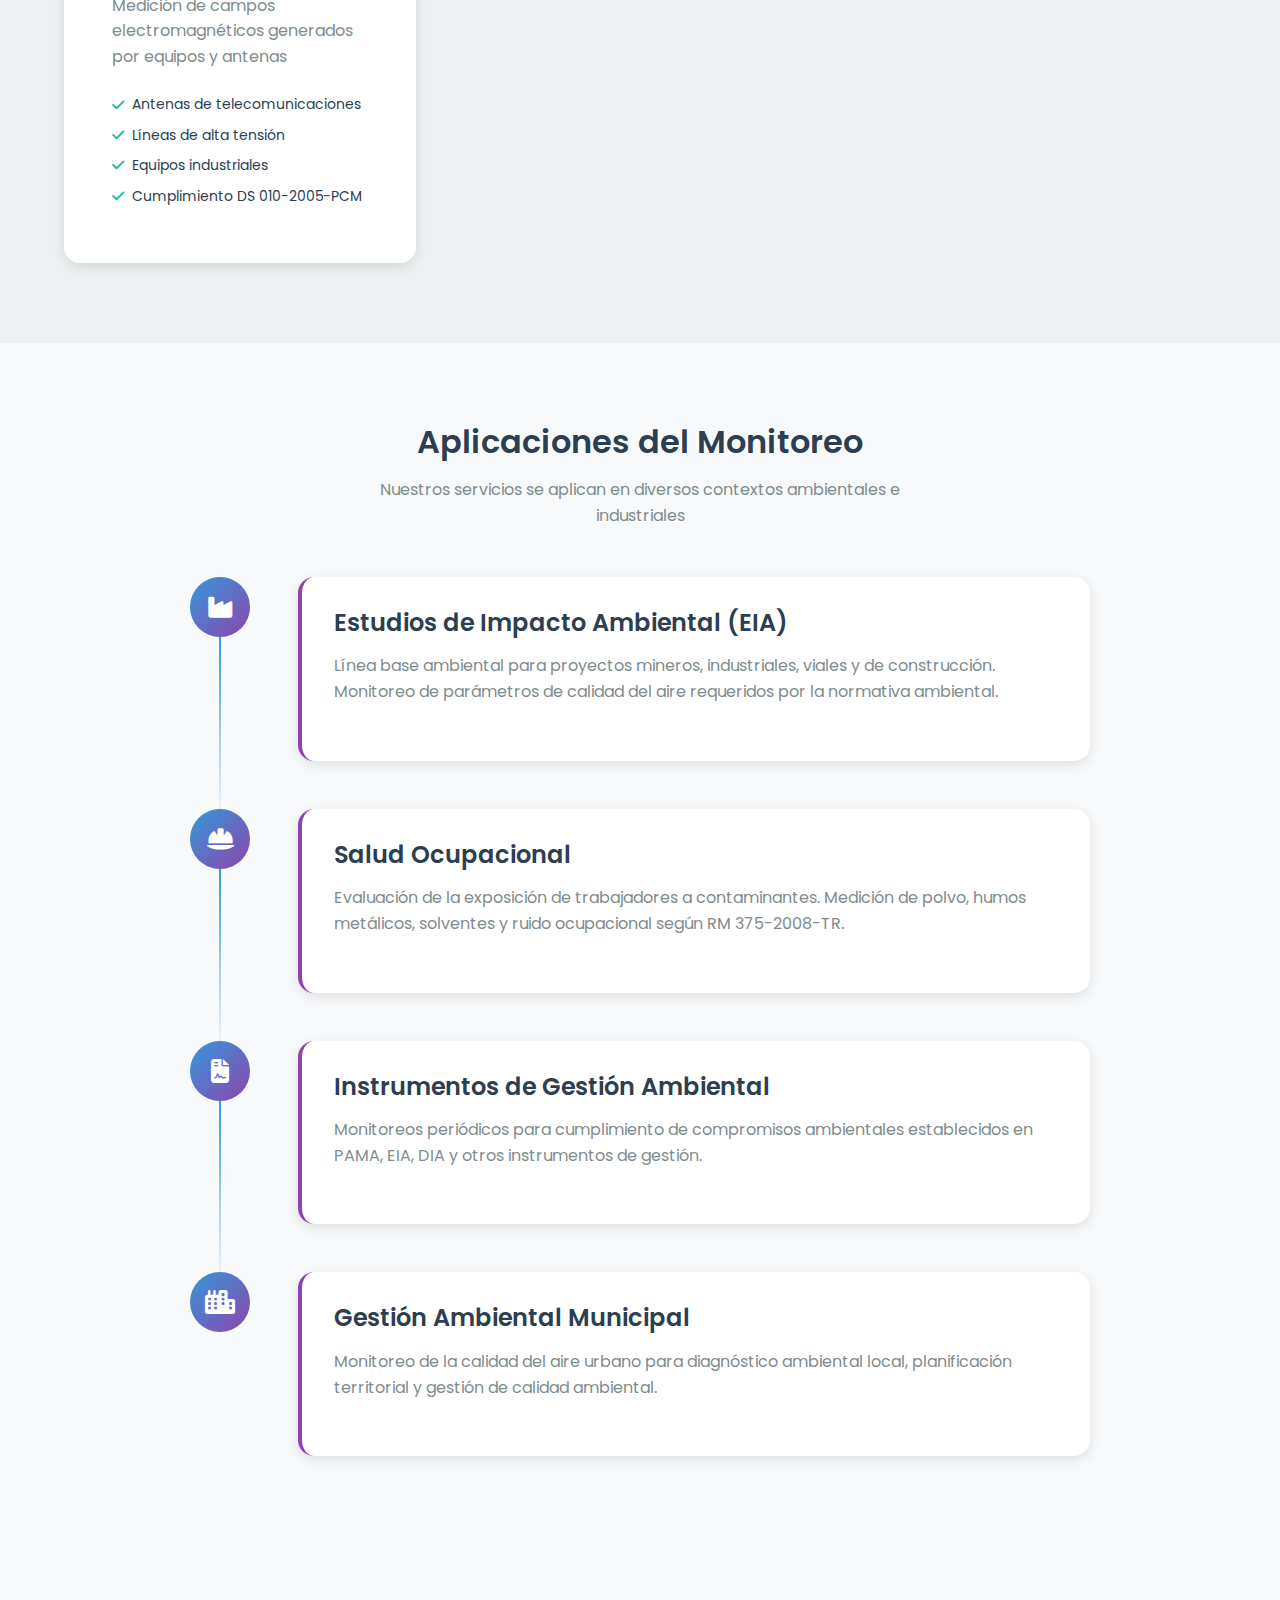
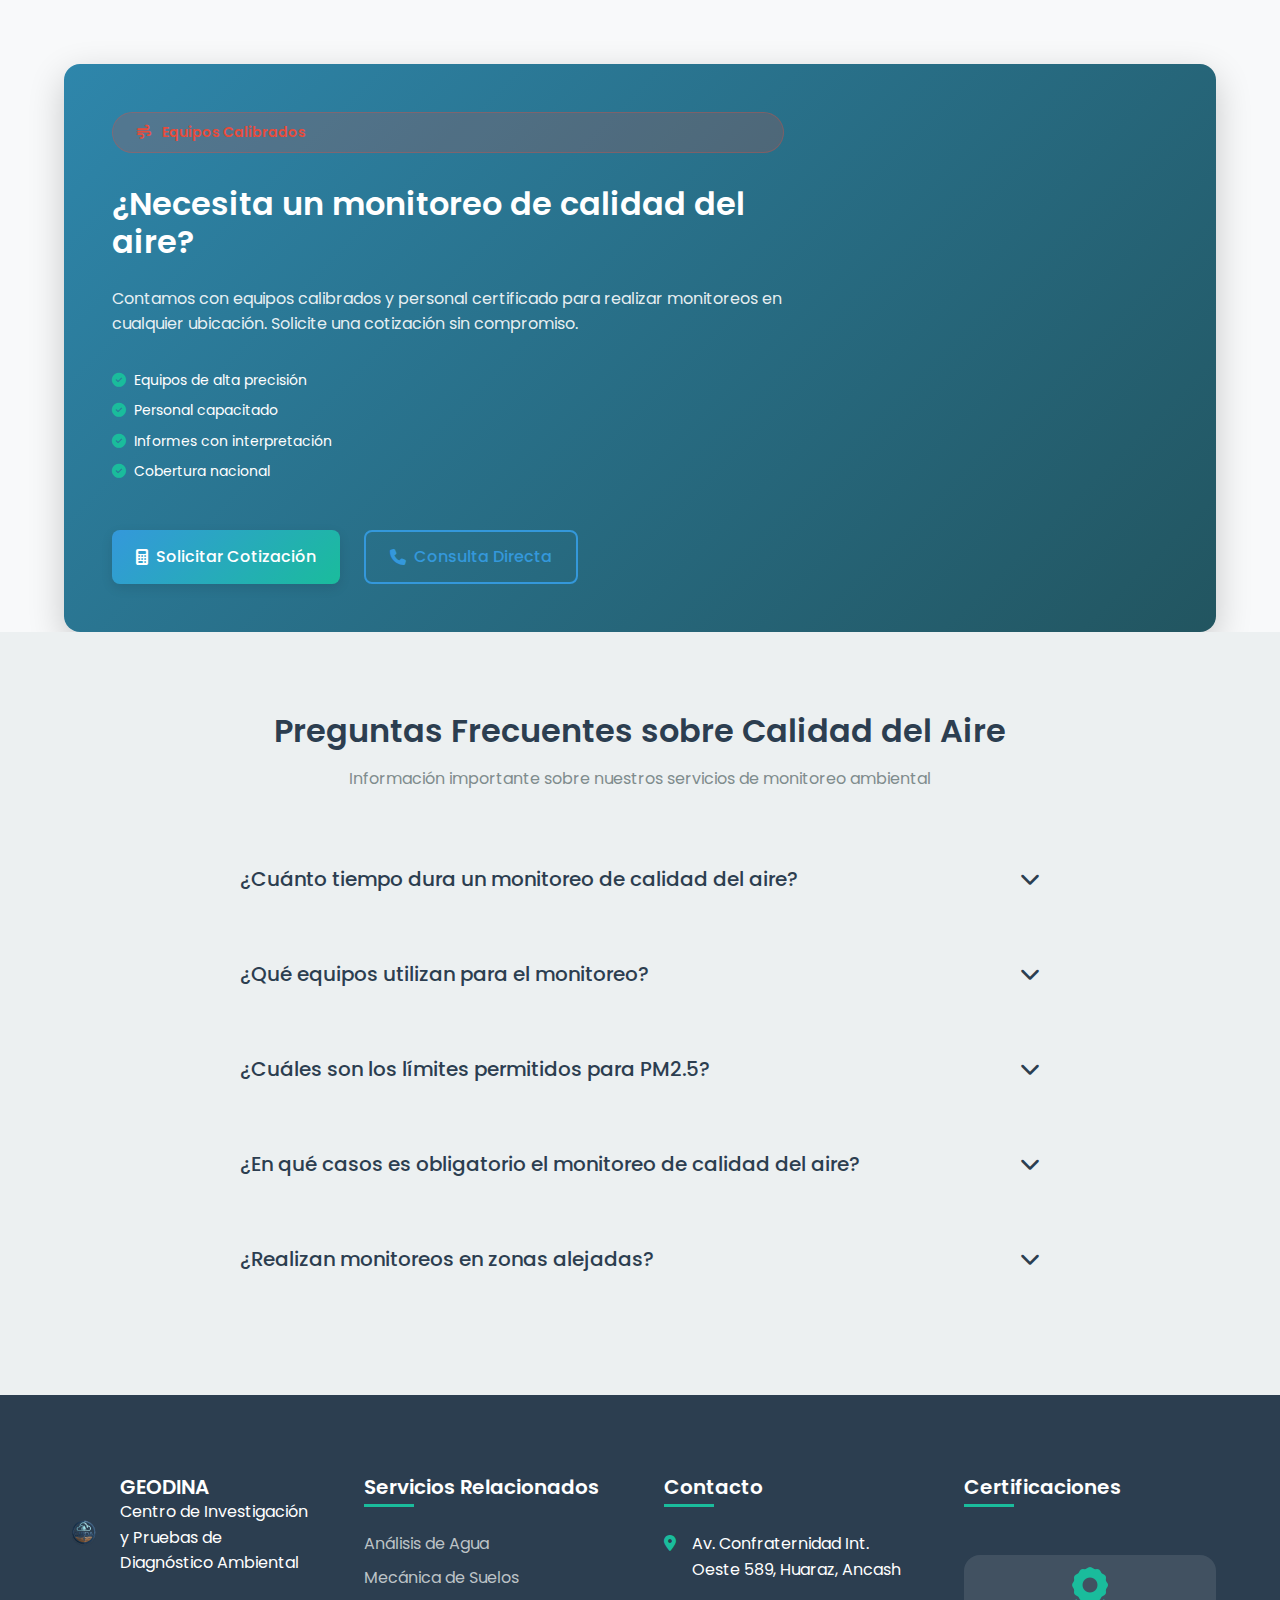
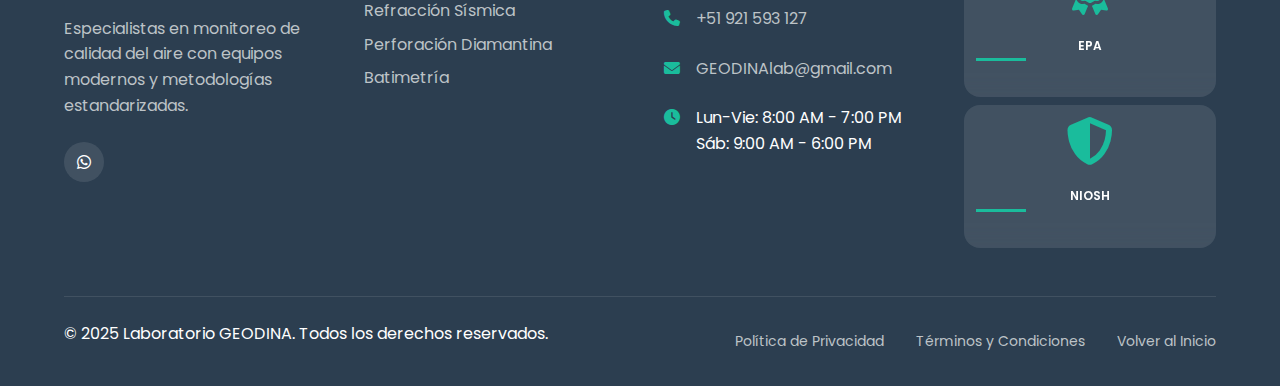
<file: calidad-aire.html>
﻿<!DOCTYPE html>
<html lang="es">

<head>
    <meta charset="UTF-8">
    <meta name="viewport" content="width=device-width, initial-scale=1.0">
    <meta name="description"
        content="Monitoreo de Calidad del Aire - GEODINA. Material particulado PM2.5, PM10, gases contaminantes, ruido ambiental. Cumplimiento ECA Aire.">
    <meta name="keywords"
        content="calidad del aire, PM2.5, PM10, monitoreo ambiental, ruido, gases, emisiones, ECA, Huaraz">
    <meta name="author" content="Laboratorio GEODINA">
    <title>Calidad del Aire | GEODINA Lab - Monitoreo Ambiental</title>
    <link rel="stylesheet" href="https://cdnjs.cloudflare.com/ajax/libs/font-awesome/6.4.0/css/all.min.css">
    <link rel="stylesheet"
        href="https://fonts.googleapis.com/css2?family=Poppins:wght@300;400;500;600;700&display=swap">
    <link rel="stylesheet" href="styles.css?v=3">
    <link rel="icon" href="favicon.svg" type="image/svg+xml">
</head>

<body>
    <!-- HEADER -->
    <header class="header">
        <nav class="nav container">
            <div class="logo"><a href="index.html" style="display: flex; align-items: center; gap: 10px; text-decoration: none; color: inherit;"><img src="imagenes/LOGO1.png" alt="Logo Laboratorio GEODINA"><div class="logo-text">
                    <h1>GEODINA</h1>
                    <span>Centro de Investigación y Pruebas de Diagnóstico Ambiental</span>
                </div>
            </div>

            <div class="nav-right">
                <ul class="nav-menu" id="navMenu">
                    <li><a href="index.html#inicio" class="nav-link"><i class="fas fa-home"></i> Inicio</a></li>
                    <li><a href="index.html#servicios" class="nav-link"><i class="fas fa-flask"></i> Servicios</a></li>
                    <li><a href="index.html#galeria" class="nav-link"><i class="fas fa-images"></i> Proyectos</a></li>
                    <li><a href="index.html#cotizacion" class="nav-link"><i class="fas fa-file-invoice-dollar"></i>
                            Cotización</a></li>
                    <li><a href="index.html#contacto" class="nav-link"><i class="fas fa-envelope"></i> Contacto</a></li>
                </ul>
                <div class="header-contact">
                    <a href="tel:+51921593127" class="phone-link">
                        <i class="fas fa-phone"></i> +51 921 593 127
                    </a>
                </div>
            </div>

            <button class="mobile-toggle" id="mobileToggle" aria-label="Menú de navegación">
                <span></span>
                <span></span>
                <span></span>
            </button>
        </nav>
    </header>

    <!-- HERO SECTION -->
    <section class="service-hero air-hero">
        <div class="hero-background"
            style="background-image: linear-gradient(rgba(46, 134, 171, 0.85), rgba(34, 85, 96, 0.9)), url('imagenes/muestra2.jpeg');">
        </div>

        <div class="container hero-content">
            <nav class="breadcrumb" aria-label="Ruta de navegación">
                <a href="index.html"><i class="fas fa-home"></i> Inicio</a>
                <i class="fas fa-chevron-right"></i>
                <a href="index.html#servicios">Servicios</a>
                <i class="fas fa-chevron-right"></i>
                <span class="current">Calidad del Aire</span>
            </nav>

            <div class="hero-text">
                <div class="service-badge">
                    <i class="fas fa-wind"></i> Monitoreo Ambiental Integral
                </div>
                <h1 class="hero-title">Calidad del <span class="highlight">Aire</span></h1>
                <p class="hero-subtitle">Monitoreo y análisis de contaminantes atmosféricos para garantizar el
                    cumplimiento de los Estándares de Calidad Ambiental (ECA)</p>

                <div class="hero-stats">
                    <div class="stat">
                        <span class="stat-number">PM2.5</span>
                        <span class="stat-label">Material particulado fino</span>
                    </div>
                    <div class="stat">
                        <span class="stat-number">24h</span>
                        <span class="stat-label">Monitoreo continuo</span>
                    </div>
                    <div class="stat">
                        <span class="stat-number">6+</span>
                        <span class="stat-label">Parámetros medidos</span>
                    </div>
                    <div class="stat">
                        <span class="stat-number">ECA</span>
                        <span class="stat-label">Cumplimiento normativo</span>
                    </div>
                </div>

                <div class="hero-buttons">
                    <a href="#contact-section" class="btn btn-primary">
                        <i class="fas fa-clipboard-list"></i> Solicitar Monitoreo
                    </a>
                    <a href="#servicios-aire" class="btn btn-outline">
                        <i class="fas fa-info-circle"></i> Ver Servicios
                    </a>
                </div>
            </div>
        </div>

        <div class="scroll-indicator">
            <i class="fas fa-chevron-down"></i>
        </div>
    </section>

    <!-- INTRODUCCIÓN -->
    <section class="section">
        <div class="container">
            <div class="section-header">
                <h2>Monitoreo de Calidad del Aire</h2>
                <p>Evaluamos la calidad del aire que respiras mediante equipos certificados y metodologías
                    estandarizadas</p>
            </div>

            <div class="content-grid">
                <div class="content-main">
                    <div class="info-card">
                        <div class="info-header">
                            <i class="fas fa-lungs"></i>
                            <h3>Protegiendo la Salud y el Medio Ambiente</h3>
                        </div>
                        <p>La calidad del aire es un factor determinante para la salud pública y el bienestar ambiental.
                            Nuestros servicios de monitoreo permiten identificar fuentes de contaminación, verificar el
                            cumplimiento de normativas y tomar decisiones informadas para la gestión ambiental.</p>

                        <div class="feature-list">
                            <div class="feature">
                                <i class="fas fa-smog"></i>
                                <div>
                                    <h4>Material Particulado (PM2.5 / PM10)</h4>
                                    <p>Medición de partículas finas y gruesas que afectan el sistema respiratorio</p>
                                </div>
                            </div>
                            <div class="feature">
                                <i class="fas fa-cloud"></i>
                                <div>
                                    <h4>Gases Contaminantes</h4>
                                    <p>CO, NO2, SO2, O3, H2S y compuestos orgánicos volátiles (COVs)</p>
                                </div>
                            </div>
                            <div class="feature">
                                <i class="fas fa-volume-up"></i>
                                <div>
                                    <h4>Ruido Ambiental</h4>
                                    <p>Medición de niveles sonoros para cumplimiento de ECA Ruido</p>
                                </div>
                            </div>
                            <div class="feature">
                                <i class="fas fa-broadcast-tower"></i>
                                <div>
                                    <h4>Radiaciones No Ionizantes</h4>
                                    <p>Evaluación de campos electromagnéticos de antenas y equipos</p>
                                </div>
                            </div>
                        </div>
                    </div>

                    <div class="image-gallery">
                        <div class="main-image">
                            <img src="imagenes/muestra2.jpeg" alt="Equipo de monitoreo de calidad del aire"
                                loading="lazy">
                            <div class="image-caption">Estación de monitoreo de calidad del aire</div>
                        </div>
                    </div>
                </div>

                <div class="content-sidebar">
                    <div class="sidebar-card">
                        <h3><i class="fas fa-clipboard-check"></i> Normativas Aplicables</h3>
                        <div class="specs-list">
                            <div class="spec-item">
                                <i class="fas fa-file-alt"></i>
                                <div>
                                    <span class="spec-label">ECA Aire</span>
                                    <span class="spec-value">DS 003-2017-MINAM</span>
                                </div>
                            </div>
                            <div class="spec-item">
                                <i class="fas fa-file-alt"></i>
                                <div>
                                    <span class="spec-label">ECA Ruido</span>
                                    <span class="spec-value">DS 085-2003-PCM</span>
                                </div>
                            </div>
                            <div class="spec-item">
                                <i class="fas fa-file-alt"></i>
                                <div>
                                    <span class="spec-label">LMP Emisiones</span>
                                    <span class="spec-value">DS 003-2002-PRODUCE</span>
                                </div>
                            </div>
                            <div class="spec-item">
                                <i class="fas fa-file-alt"></i>
                                <div>
                                    <span class="spec-label">Métodos</span>
                                    <span class="spec-value">EPA, NIOSH, NTP</span>
                                </div>
                            </div>
                        </div>
                    </div>

                    <div class="sidebar-card">
                        <h3><i class="fas fa-exclamation-triangle"></i> Valores ECA Aire (24h)</h3>
                        <div class="specs-list">
                            <div class="spec-item">
                                <i class="fas fa-circle" style="color: #e74c3c; font-size: 0.5rem;"></i>
                                <div>
                                    <span class="spec-label">PM2.5</span>
                                    <span class="spec-value">50 µg/m³</span>
                                </div>
                            </div>
                            <div class="spec-item">
                                <i class="fas fa-circle" style="color: #f39c12; font-size: 0.5rem;"></i>
                                <div>
                                    <span class="spec-label">PM10</span>
                                    <span class="spec-value">100 µg/m³</span>
                                </div>
                            </div>
                            <div class="spec-item">
                                <i class="fas fa-circle" style="color: #3498db; font-size: 0.5rem;"></i>
                                <div>
                                    <span class="spec-label">SO2</span>
                                    <span class="spec-value">250 µg/m³</span>
                                </div>
                            </div>
                            <div class="spec-item">
                                <i class="fas fa-circle" style="color: #27ae60; font-size: 0.5rem;"></i>
                                <div>
                                    <span class="spec-label">NO2</span>
                                    <span class="spec-value">200 µg/m³</span>
                                </div>
                            </div>
                        </div>
                    </div>
                </div>
            </div>
        </div>
    </section>

    <!-- SERVICIOS DE AIRE -->
    <section class="section applications-section" id="servicios-aire">
        <div class="container">
            <div class="section-header">
                <h2>Nuestros Servicios de Monitoreo</h2>
                <p>Soluciones integrales para la evaluación de la calidad del aire en diferentes contextos</p>
            </div>

            <div class="applications-grid">
                <div class="application-card">
                    <div class="app-icon">
                        <i class="fas fa-smog"></i>
                    </div>
                    <h3>Material Particulado</h3>
                    <p>Medición de partículas suspendidas en el aire que afectan la salud respiratoria</p>
                    <ul>
                        <li><i class="fas fa-check"></i> PM2.5 (partículas finas)</li>
                        <li><i class="fas fa-check"></i> PM10 (partículas inhalables)</li>
                        <li><i class="fas fa-check"></i> Partículas Totales en Suspensión (PTS)</li>
                        <li><i class="fas fa-check"></i> Monitoreo 24 horas continuo</li>
                    </ul>
                </div>

                <div class="application-card">
                    <div class="app-icon">
                        <i class="fas fa-cloud-meatball"></i>
                    </div>
                    <h3>Gases Contaminantes</h3>
                    <p>Determinación de concentraciones de gases nocivos para la salud y el ambiente</p>
                    <ul>
                        <li><i class="fas fa-check"></i> Monóxido de Carbono (CO)</li>
                        <li><i class="fas fa-check"></i> Dióxido de Nitrógeno (NO2)</li>
                        <li><i class="fas fa-check"></i> Dióxido de Azufre (SO2)</li>
                        <li><i class="fas fa-check"></i> Ozono (O3)</li>
                        <li><i class="fas fa-check"></i> Sulfuro de Hidrógeno (H2S)</li>
                    </ul>
                </div>

                <div class="application-card">
                    <div class="app-icon">
                        <i class="fas fa-volume-high"></i>
                    </div>
                    <h3>Ruido Ambiental</h3>
                    <p>Evaluación de niveles de presión sonora según zonas de aplicación</p>
                    <ul>
                        <li><i class="fas fa-check"></i> Ruido ambiental diurno/nocturno</li>
                        <li><i class="fas fa-check"></i> Ruido ocupacional (8 horas)</li>
                        <li><i class="fas fa-check"></i> Mapeo de ruido</li>
                        <li><i class="fas fa-check"></i> Vibraciones</li>
                    </ul>
                </div>

                <div class="application-card">
                    <div class="app-icon">
                        <i class="fas fa-radiation"></i>
                    </div>
                    <h3>Radiaciones No Ionizantes</h3>
                    <p>Medición de campos electromagnéticos generados por equipos y antenas</p>
                    <ul>
                        <li><i class="fas fa-check"></i> Antenas de telecomunicaciones</li>
                        <li><i class="fas fa-check"></i> Líneas de alta tensión</li>
                        <li><i class="fas fa-check"></i> Equipos industriales</li>
                        <li><i class="fas fa-check"></i> Cumplimiento DS 010-2005-PCM</li>
                    </ul>
                </div>
            </div>
        </div>
    </section>

    <!-- APLICACIONES -->
    <section class="section methodology-section">
        <div class="container">
            <div class="section-header">
                <h2>Aplicaciones del Monitoreo</h2>
                <p>Nuestros servicios se aplican en diversos contextos ambientales e industriales</p>
            </div>

            <div class="methodology-timeline">
                <div class="methodology-step">
                    <div class="step-visual">
                        <div class="step-number"><i class="fas fa-industry"></i></div>
                        <div class="step-connector"></div>
                    </div>
                    <div class="step-content">
                        <h3>Estudios de Impacto Ambiental (EIA)</h3>
                        <p>Línea base ambiental para proyectos mineros, industriales, viales y de construcción.
                            Monitoreo de parámetros de calidad del aire requeridos por la normativa ambiental.</p>
                    </div>
                </div>

                <div class="methodology-step">
                    <div class="step-visual">
                        <div class="step-number"><i class="fas fa-hard-hat"></i></div>
                        <div class="step-connector"></div>
                    </div>
                    <div class="step-content">
                        <h3>Salud Ocupacional</h3>
                        <p>Evaluación de la exposición de trabajadores a contaminantes. Medición de polvo, humos
                            metálicos, solventes y ruido ocupacional según RM 375-2008-TR.</p>
                    </div>
                </div>

                <div class="methodology-step">
                    <div class="step-visual">
                        <div class="step-number"><i class="fas fa-file-contract"></i></div>
                        <div class="step-connector"></div>
                    </div>
                    <div class="step-content">
                        <h3>Instrumentos de Gestión Ambiental</h3>
                        <p>Monitoreos periódicos para cumplimiento de compromisos ambientales establecidos en PAMA, EIA,
                            DIA y otros instrumentos de gestión.</p>
                    </div>
                </div>

                <div class="methodology-step">
                    <div class="step-visual">
                        <div class="step-number"><i class="fas fa-city"></i></div>
                    </div>
                    <div class="step-content">
                        <h3>Gestión Ambiental Municipal</h3>
                        <p>Monitoreo de la calidad del aire urbano para diagnóstico ambiental local, planificación
                            territorial y gestión de calidad ambiental.</p>
                    </div>
                </div>
            </div>
        </div>
    </section>

    <!-- CTA SECTION -->
    <section class="section cta-section" id="contact-section">
        <div class="container">
            <div class="cta-card air-cta">
                <div class="cta-content">
                    <div class="cta-badge">
                        <i class="fas fa-wind"></i> Equipos Calibrados
                    </div>
                    <h2>¿Necesita un monitoreo de calidad del aire?</h2>
                    <p>Contamos con equipos calibrados y personal certificado para realizar monitoreos en cualquier
                        ubicación. Solicite una cotización sin compromiso.</p>

                    <div class="cta-features">
                        <div class="cta-feature">
                            <i class="fas fa-check-circle"></i>
                            <span>Equipos de alta precisión</span>
                        </div>
                        <div class="cta-feature">
                            <i class="fas fa-check-circle"></i>
                            <span>Personal capacitado</span>
                        </div>
                        <div class="cta-feature">
                            <i class="fas fa-check-circle"></i>
                            <span>Informes con interpretación</span>
                        </div>
                        <div class="cta-feature">
                            <i class="fas fa-check-circle"></i>
                            <span>Cobertura nacional</span>
                        </div>
                    </div>

                    <div class="cta-buttons">
                        <a href="index.html#cotizacion" class="btn btn-primary">
                            <i class="fas fa-calculator"></i> Solicitar Cotización
                        </a>
                        <a href="tel:+51921593127" class="btn btn-outline">
                            <i class="fas fa-phone"></i> Consulta Directa
                        </a>
                    </div>
                </div>

                <div class="cta-image">
                    <img src="imagenes/densidad_4.jpeg" alt="Equipo de monitoreo ambiental" loading="lazy">
                </div>
            </div>
        </div>
    </section>

    <!-- FAQ -->
    <section class="section faq-section">
        <div class="container">
            <div class="section-header">
                <h2>Preguntas Frecuentes sobre Calidad del Aire</h2>
                <p>Información importante sobre nuestros servicios de monitoreo ambiental</p>
            </div>

            <div class="faq-container">
                <div class="faq-item">
                    <button class="faq-question">
                        <span>¿Cuánto tiempo dura un monitoreo de calidad del aire?</span>
                        <i class="fas fa-chevron-down"></i>
                    </button>
                    <div class="faq-answer">
                        <p>Según la normativa peruana (DS 003-2017-MINAM), el monitoreo estándar es de 24 horas
                            continuas para PM2.5, PM10, SO2, NO2. Para CO se considera 8 horas y para Ozono, 8 horas
                            también. El ruido ambiental se mide en períodos diurno (7am-10pm) y nocturno (10pm-7am).
                            Realizamos monitoreos de mayor duración según requerimientos específicos del proyecto.</p>
                    </div>
                </div>

                <div class="faq-item">
                    <button class="faq-question">
                        <span>¿Qué equipos utilizan para el monitoreo?</span>
                        <i class="fas fa-chevron-down"></i>
                    </button>
                    <div class="faq-answer">
                        <p>Utilizamos equipos certificados y calibrados: Muestreadores de alto y bajo volumen para
                            material particulado (Hi-Vol, Low-Vol), analizadores de gases (tren de muestreo con
                            soluciones captadoras), sonómetros integradores clase 1 para ruido, y medidores de campos
                            electromagnéticos. Todos los equipos cuentan con certificados de calibración vigentes.</p>
                    </div>
                </div>

                <div class="faq-item">
                    <button class="faq-question">
                        <span>¿Cuáles son los límites permitidos para PM2.5?</span>
                        <i class="fas fa-chevron-down"></i>
                    </button>
                    <div class="faq-answer">
                        <p>Según el ECA Aire (DS 003-2017-MINAM), el límite para PM2.5 es de 50 µg/m³ para 24 horas y 25
                            µg/m³ como promedio anual. Valores superiores indican que la calidad del aire no es adecuada
                            y puede afectar la salud de la población, especialmente grupos vulnerables como niños,
                            ancianos y personas con enfermedades respiratorias.</p>
                    </div>
                </div>

                <div class="faq-item">
                    <button class="faq-question">
                        <span>¿En qué casos es obligatorio el monitoreo de calidad del aire?</span>
                        <i class="fas fa-chevron-down"></i>
                    </button>
                    <div class="faq-answer">
                        <p>Es obligatorio en: 1) Estudios de Impacto Ambiental (EIA) y otros instrumentos de gestión
                            ambiental, 2) Cumplimiento de compromisos ambientales de proyectos aprobados, 3)
                            Fiscalizaciones del OEFA u otras autoridades, 4) Actividades que generen emisiones
                            atmosféricas (industrias, minería, construcción), 5) Evaluaciones de salud ocupacional.</p>
                    </div>
                </div>

                <div class="faq-item">
                    <button class="faq-question">
                        <span>¿Realizan monitoreos en zonas alejadas?</span>
                        <i class="fas fa-chevron-down"></i>
                    </button>
                    <div class="faq-answer">
                        <p>Sí, contamos con equipos portátiles alimentados por baterías y paneles solares que nos
                            permiten realizar monitoreos en zonas remotas sin acceso a energía eléctrica. Hemos
                            trabajado en proyectos mineros de altura, comunidades rurales y áreas protegidas. El costo
                            varía según la accesibilidad y logística requerida.</p>
                    </div>
                </div>
            </div>
        </div>
    </section>

    <!-- FOOTER -->
    <footer class="footer" id="contacto">
        <div class="container">
            <div class="footer-content">
                <div class="footer-col">
                    <div class="footer-logo">
                        <img src="imagenes/LOGO1.png" alt="Logo GEODINA">
                        <div class="logo-text">
                            <h3>GEODINA</h3>
                            <p>Centro de Investigación y Pruebas de Diagnóstico Ambiental</p>
                        </div>
                    </div>
                    <p class="footer-description">Especialistas en monitoreo de calidad del aire con equipos modernos y
                        metodologías estandarizadas.</p>
                    <div class="social-links">
                        <a href="#" aria-label="Facebook" style="display:none"><i class="fab fa-facebook"></i></a>
                        <a href="#" aria-label="LinkedIn" style="display:none"><i class="fab fa-linkedin"></i></a>
                        <a href="#" aria-label="Instagram" style="display:none"><i class="fab fa-instagram"></i></a>
                        <a href="https://wa.me/51921593127" aria-label="WhatsApp"><i class="fab fa-whatsapp"></i></a>
                    </div>
                </div>

                <div class="footer-col">
                    <h4>Servicios Relacionados</h4>
                    <ul class="footer-links">
                        <li><a href="analisis-agua.html">Análisis de Agua</a></li>
                        <li><a href="index.html#servicios">Mecánica de Suelos</a></li>
                        <li><a href="refraccion-sismica.html">Refracción Sísmica</a></li>
                        <li><a href="perforacion-diamantina.html">Perforación Diamantina</a></li>
                        <li><a href="batimetria.html">Batimetría</a></li>
                    </ul>
                </div>

                <div class="footer-col">
                    <h4>Contacto</h4>
                    <ul class="contact-info">
                        <li>
                            <i class="fas fa-map-marker-alt"></i>
                            <span>Av. Confraternidad Int. Oeste 589, Huaraz, Ancash</span>
                        </li>
                        <li>
                            <i class="fas fa-phone"></i>
                            <a href="tel:+51921593127">+51 921 593 127</a>
                        </li>
                        <li>
                            <i class="fas fa-envelope"></i>
                            <a href="mailto:GEODINAlab@gmail.com">GEODINAlab@gmail.com</a>
                        </li>
                        <li>
                            <i class="fas fa-clock"></i>
                            <span>Lun-Vie: 8:00 AM - 7:00 PM<br>Sáb: 9:00 AM - 6:00 PM</span>
                        </li>
                    </ul>
                </div>

                <div class="footer-col">
                    <h4>Certificaciones</h4>
                    <div class="certifications-grid" style="gap: 0.5rem;">
                        <div class="cert-card" style="padding: 0.75rem;">
                            <i class="fas fa-award"></i>
                            <h4 style="font-size: 0.75rem;">EPA</h4>
                        </div>
                        <div class="cert-card" style="padding: 0.75rem;">
                            <i class="fas fa-shield-alt"></i>
                            <h4 style="font-size: 0.75rem;">NIOSH</h4>
                        </div>
                    </div>
                </div>
            </div>

            <div class="footer-bottom">
                <p>&copy; 2025 Laboratorio GEODINA. Todos los derechos reservados.</p>
                <div class="footer-legal">
                    <a href="politica-privacidad.html">Política de Privacidad</a>
                    <a href="terminos-condiciones.html">Términos y Condiciones</a>
                    <a href="index.html">Volver al Inicio</a>
                </div>
            </div>
        </div>
    </footer>

    <!-- BOTONES FLOTANTES -->
    <div class="floating-buttons">
        <a href="https://wa.me/51921593127?text=Hola,%20me%20interesa%20el%20servicio%20de%20Monitoreo%20de%20Calidad%20del%20Aire"
            class="whatsapp-float" target="_blank" aria-label="Chat por WhatsApp sobre Calidad del Aire">
            <i class="fab fa-whatsapp"></i>
            <span class="tooltip">Consulta sobre Aire</span>
        </a>
        <a href="#" class="scroll-top" id="scrollTop" aria-label="Volver arriba">
            <i class="fas fa-chevron-up"></i>
        </a>
    </div>

    <script src="script.js"></script>
</body>

</html>
</file>
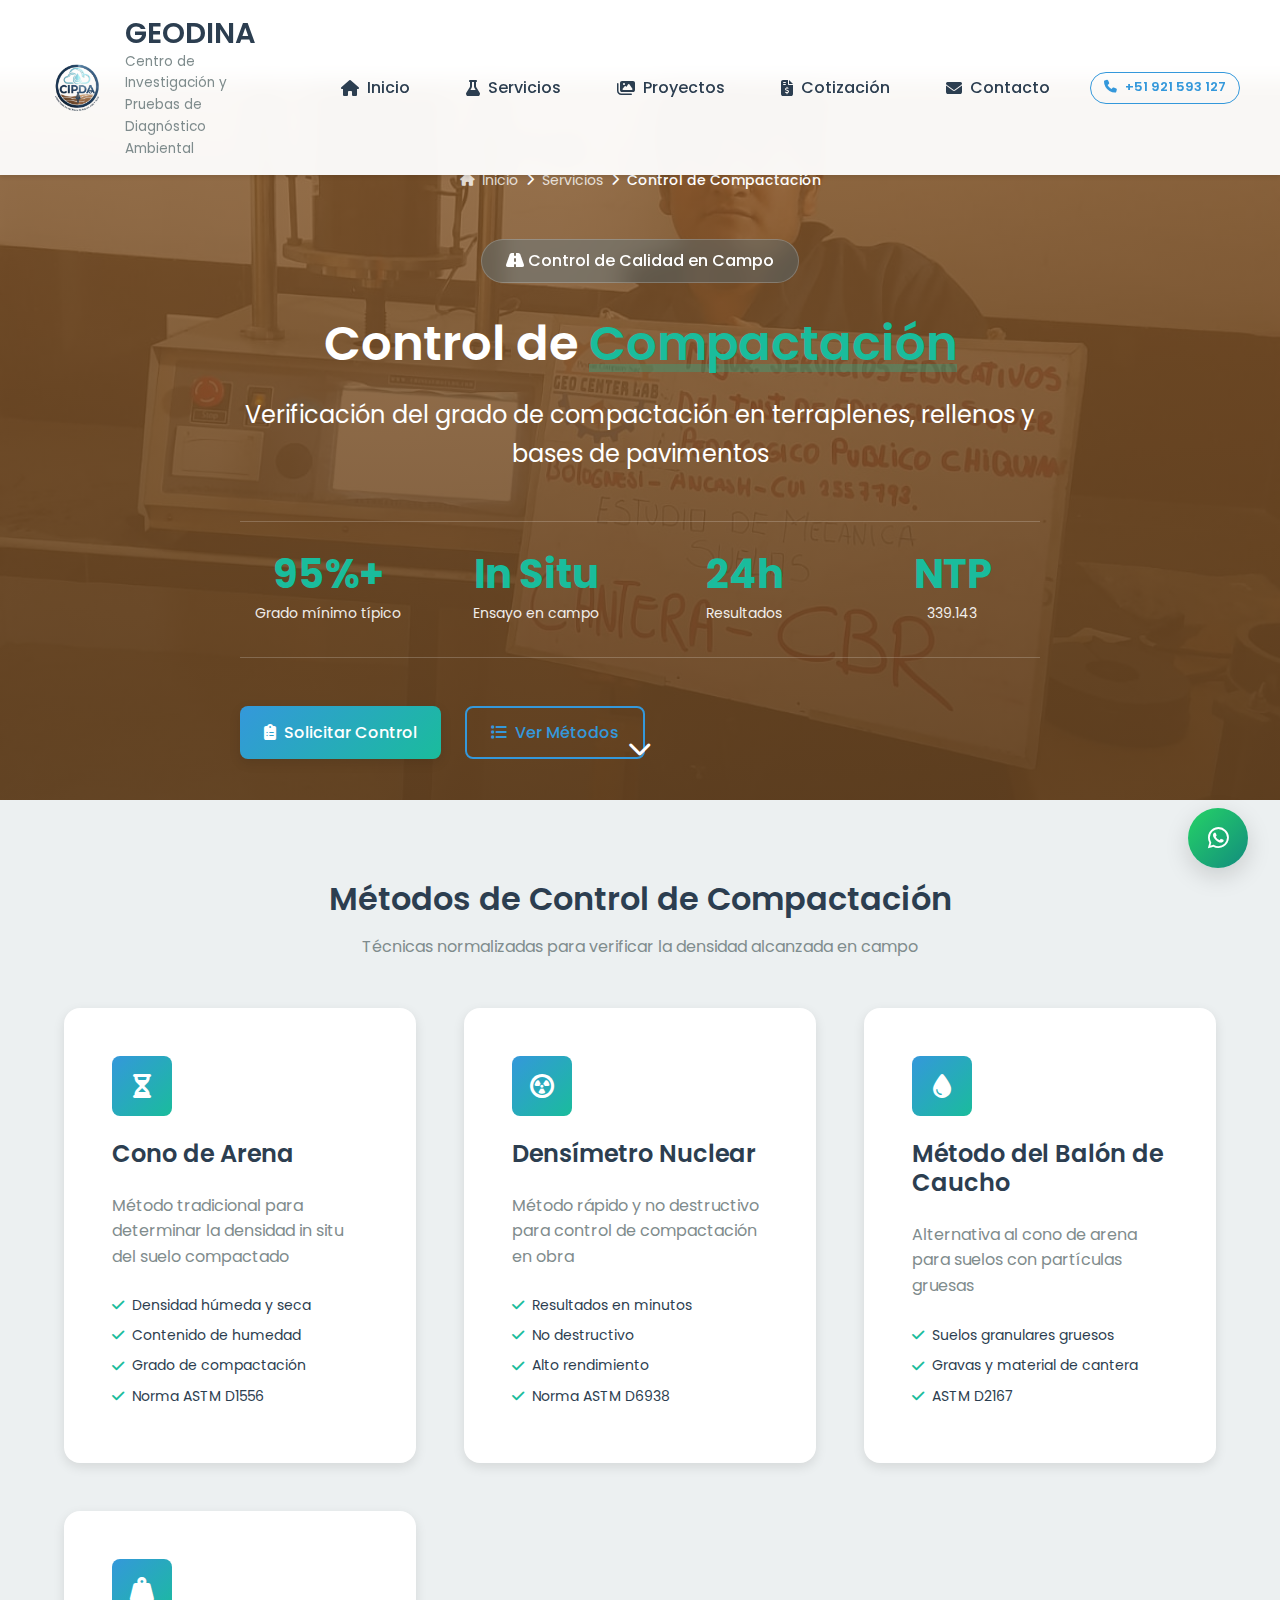
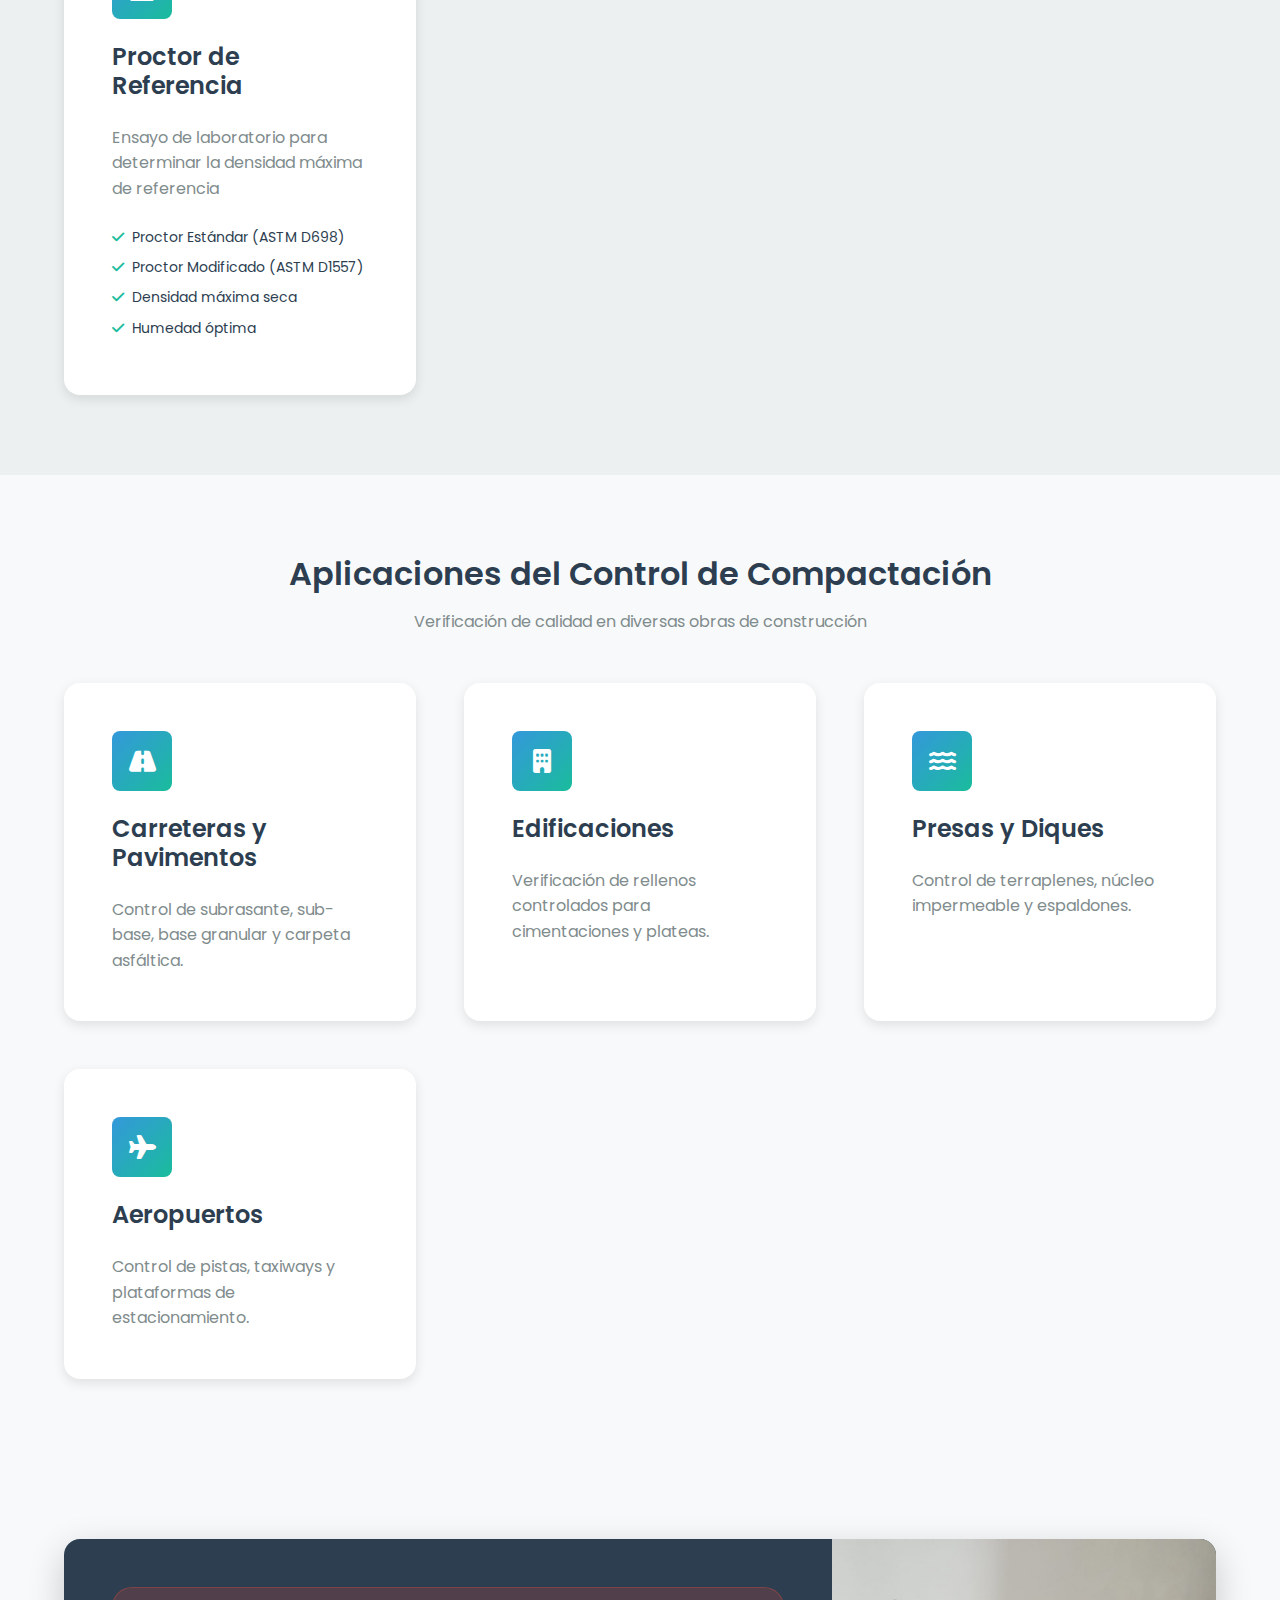
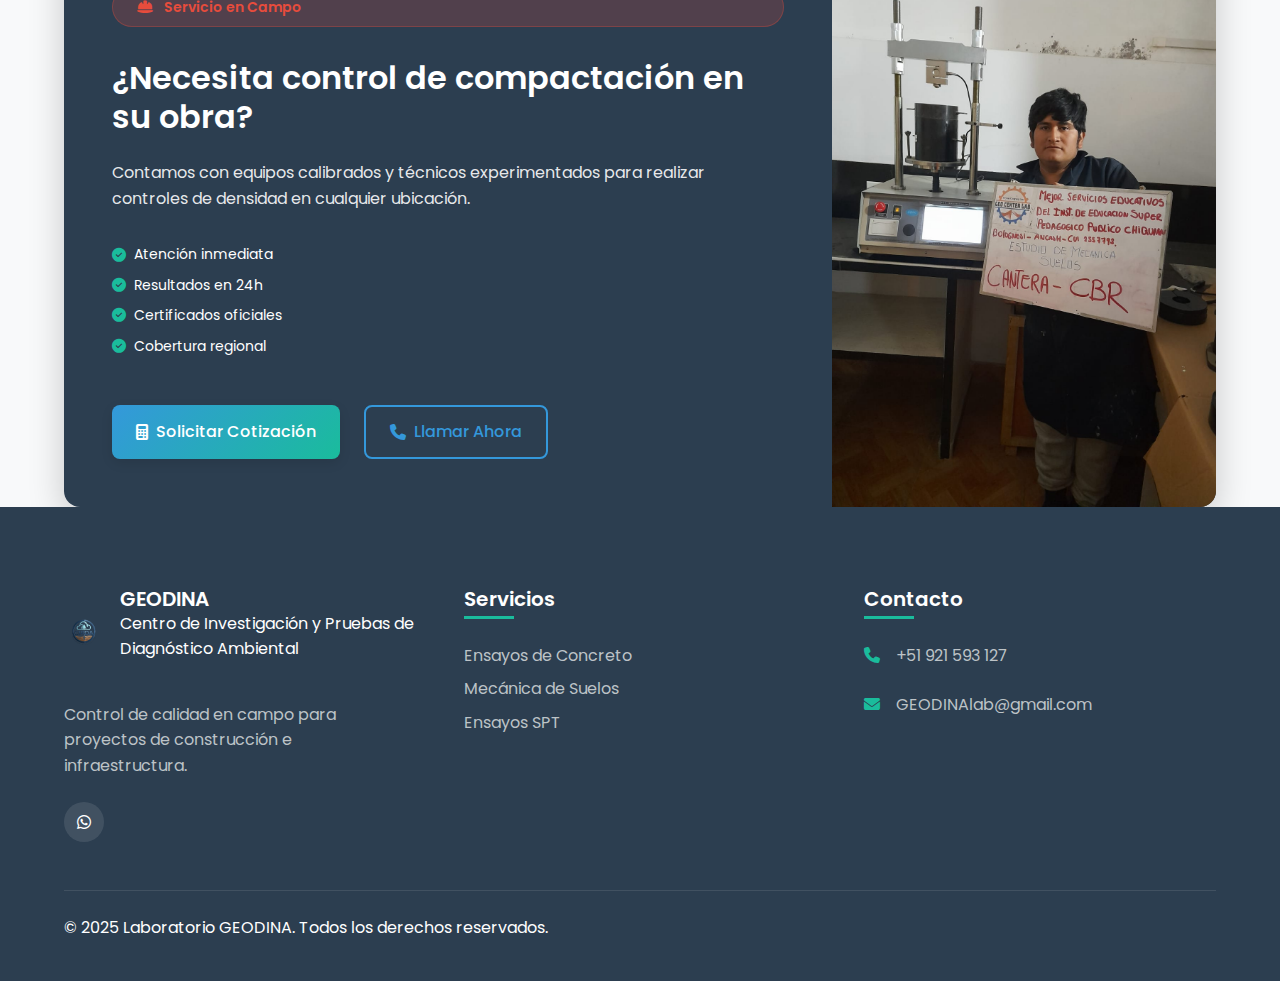
<file: control-compactacion.html>
﻿<!DOCTYPE html>
<html lang="es">

<head>
    <meta charset="UTF-8">
    <meta name="viewport" content="width=device-width, initial-scale=1.0">
    <meta name="description"
        content="Control de Compactación en Campo - GEODINA. Densidad de campo, cono de arena, densímetro nuclear. Verificación de terraplenes.">
    <meta name="keywords"
        content="densidad campo, compactación, cono arena, densímetro nuclear, proctor, terraplén, control calidad">
    <meta name="author" content="Laboratorio GEODINA">
    <title>Control de Compactación | GEODINA Lab - Densidad de Campo</title>
    <link rel="stylesheet" href="https://cdnjs.cloudflare.com/ajax/libs/font-awesome/6.4.0/css/all.min.css">
    <link rel="stylesheet"
        href="https://fonts.googleapis.com/css2?family=Poppins:wght@300;400;500;600;700&display=swap">
    <link rel="stylesheet" href="styles.css?v=3">
    <link rel="icon" href="favicon.svg" type="image/svg+xml">
</head>

<body>
    <!-- HEADER -->
    <header class="header">
        <nav class="nav container">
            <div class="logo"><a href="index.html" style="display: flex; align-items: center; gap: 10px; text-decoration: none; color: inherit;"><img src="imagenes/LOGO1.png" alt="Logo Laboratorio GEODINA"><div class="logo-text">
                    <h1>GEODINA</h1>
                    <span>Centro de Investigación y Pruebas de Diagnóstico Ambiental</span>
                </div>
            </div>

            <div class="nav-right">
                <ul class="nav-menu" id="navMenu">
                    <li><a href="index.html#inicio" class="nav-link"><i class="fas fa-home"></i> Inicio</a></li>
                    <li><a href="index.html#servicios" class="nav-link"><i class="fas fa-flask"></i> Servicios</a></li>
                    <li><a href="index.html#galeria" class="nav-link"><i class="fas fa-images"></i> Proyectos</a></li>
                    <li><a href="index.html#cotizacion" class="nav-link"><i class="fas fa-file-invoice-dollar"></i>
                            Cotización</a></li>
                    <li><a href="index.html#contacto" class="nav-link"><i class="fas fa-envelope"></i> Contacto</a></li>
                </ul>
                <div class="header-contact">
                    <a href="tel:+51921593127" class="phone-link">
                        <i class="fas fa-phone"></i> +51 921 593 127
                    </a>
                </div>
            </div>

            <button class="mobile-toggle" id="mobileToggle" aria-label="Menú de navegación">
                <span></span>
                <span></span>
                <span></span>
            </button>
        </nav>
    </header>

    <!-- HERO SECTION -->
    <section class="service-hero compaction-hero">
        <div class="hero-background"
            style="background-image: linear-gradient(rgba(139, 90, 43, 0.8), rgba(101, 67, 33, 0.9)), url('imagenes/CBR_CANTERA.jpeg');">
        </div>

        <div class="container hero-content">
            <nav class="breadcrumb" aria-label="Ruta de navegación">
                <a href="index.html"><i class="fas fa-home"></i> Inicio</a>
                <i class="fas fa-chevron-right"></i>
                <a href="index.html#servicios">Servicios</a>
                <i class="fas fa-chevron-right"></i>
                <span class="current">Control de Compactación</span>
            </nav>

            <div class="hero-text">
                <div class="service-badge">
                    <i class="fas fa-road"></i> Control de Calidad en Campo
                </div>
                <h1 class="hero-title">Control de <span class="highlight">Compactación</span></h1>
                <p class="hero-subtitle">Verificación del grado de compactación en terraplenes, rellenos y bases de
                    pavimentos</p>

                <div class="hero-stats">
                    <div class="stat">
                        <span class="stat-number">95%+</span>
                        <span class="stat-label">Grado mínimo típico</span>
                    </div>
                    <div class="stat">
                        <span class="stat-number">In Situ</span>
                        <span class="stat-label">Ensayo en campo</span>
                    </div>
                    <div class="stat">
                        <span class="stat-number">24h</span>
                        <span class="stat-label">Resultados</span>
                    </div>
                    <div class="stat">
                        <span class="stat-number">NTP</span>
                        <span class="stat-label">339.143</span>
                    </div>
                </div>

                <div class="hero-buttons">
                    <a href="#contact-section" class="btn btn-primary">
                        <i class="fas fa-clipboard-list"></i> Solicitar Control
                    </a>
                    <a href="#metodos" class="btn btn-outline">
                        <i class="fas fa-list"></i> Ver Métodos
                    </a>
                </div>
            </div>
        </div>

        <div class="scroll-indicator">
            <i class="fas fa-chevron-down"></i>
        </div>
    </section>

    <!-- MÉTODOS -->
    <section class="section applications-section" id="metodos">
        <div class="container">
            <div class="section-header">
                <h2>Métodos de Control de Compactación</h2>
                <p>Técnicas normalizadas para verificar la densidad alcanzada en campo</p>
            </div>

            <div class="applications-grid">
                <div class="application-card">
                    <div class="app-icon">
                        <i class="fas fa-hourglass-half"></i>
                    </div>
                    <h3>Cono de Arena</h3>
                    <p>Método tradicional para determinar la densidad in situ del suelo compactado</p>
                    <ul>
                        <li><i class="fas fa-check"></i> Densidad húmeda y seca</li>
                        <li><i class="fas fa-check"></i> Contenido de humedad</li>
                        <li><i class="fas fa-check"></i> Grado de compactación</li>
                        <li><i class="fas fa-check"></i> Norma ASTM D1556</li>
                    </ul>
                </div>

                <div class="application-card">
                    <div class="app-icon">
                        <i class="fas fa-radiation-alt"></i>
                    </div>
                    <h3>Densímetro Nuclear</h3>
                    <p>Método rápido y no destructivo para control de compactación en obra</p>
                    <ul>
                        <li><i class="fas fa-check"></i> Resultados en minutos</li>
                        <li><i class="fas fa-check"></i> No destructivo</li>
                        <li><i class="fas fa-check"></i> Alto rendimiento</li>
                        <li><i class="fas fa-check"></i> Norma ASTM D6938</li>
                    </ul>
                </div>

                <div class="application-card">
                    <div class="app-icon">
                        <i class="fas fa-tint"></i>
                    </div>
                    <h3>Método del Balón de Caucho</h3>
                    <p>Alternativa al cono de arena para suelos con partículas gruesas</p>
                    <ul>
                        <li><i class="fas fa-check"></i> Suelos granulares gruesos</li>
                        <li><i class="fas fa-check"></i> Gravas y material de cantera</li>
                        <li><i class="fas fa-check"></i> ASTM D2167</li>
                    </ul>
                </div>

                <div class="application-card">
                    <div class="app-icon">
                        <i class="fas fa-weight-hanging"></i>
                    </div>
                    <h3>Proctor de Referencia</h3>
                    <p>Ensayo de laboratorio para determinar la densidad máxima de referencia</p>
                    <ul>
                        <li><i class="fas fa-check"></i> Proctor Estándar (ASTM D698)</li>
                        <li><i class="fas fa-check"></i> Proctor Modificado (ASTM D1557)</li>
                        <li><i class="fas fa-check"></i> Densidad máxima seca</li>
                        <li><i class="fas fa-check"></i> Humedad óptima</li>
                    </ul>
                </div>
            </div>
        </div>
    </section>

    <!-- APLICACIONES -->
    <section class="section methodology-section">
        <div class="container">
            <div class="section-header">
                <h2>Aplicaciones del Control de Compactación</h2>
                <p>Verificación de calidad en diversas obras de construcción</p>
            </div>

            <div class="applications-grid">
                <div class="application-card">
                    <div class="app-icon"><i class="fas fa-road"></i></div>
                    <h3>Carreteras y Pavimentos</h3>
                    <p>Control de subrasante, sub-base, base granular y carpeta asfáltica.</p>
                </div>

                <div class="application-card">
                    <div class="app-icon"><i class="fas fa-building"></i></div>
                    <h3>Edificaciones</h3>
                    <p>Verificación de rellenos controlados para cimentaciones y plateas.</p>
                </div>

                <div class="application-card">
                    <div class="app-icon"><i class="fas fa-water"></i></div>
                    <h3>Presas y Diques</h3>
                    <p>Control de terraplenes, núcleo impermeable y espaldones.</p>
                </div>

                <div class="application-card">
                    <div class="app-icon"><i class="fas fa-plane"></i></div>
                    <h3>Aeropuertos</h3>
                    <p>Control de pistas, taxiways y plataformas de estacionamiento.</p>
                </div>
            </div>
        </div>
    </section>

    <!-- CTA SECTION -->
    <section class="section cta-section" id="contact-section">
        <div class="container">
            <div class="cta-card">
                <div class="cta-content">
                    <div class="cta-badge">
                        <i class="fas fa-hard-hat"></i> Servicio en Campo
                    </div>
                    <h2>¿Necesita control de compactación en su obra?</h2>
                    <p>Contamos con equipos calibrados y técnicos experimentados para realizar controles de densidad en
                        cualquier ubicación.</p>

                    <div class="cta-features">
                        <div class="cta-feature">
                            <i class="fas fa-check-circle"></i>
                            <span>Atención inmediata</span>
                        </div>
                        <div class="cta-feature">
                            <i class="fas fa-check-circle"></i>
                            <span>Resultados en 24h</span>
                        </div>
                        <div class="cta-feature">
                            <i class="fas fa-check-circle"></i>
                            <span>Certificados oficiales</span>
                        </div>
                        <div class="cta-feature">
                            <i class="fas fa-check-circle"></i>
                            <span>Cobertura regional</span>
                        </div>
                    </div>

                    <div class="cta-buttons">
                        <a href="index.html#cotizacion" class="btn btn-primary">
                            <i class="fas fa-calculator"></i> Solicitar Cotización
                        </a>
                        <a href="tel:+51921593127" class="btn btn-outline">
                            <i class="fas fa-phone"></i> Llamar Ahora
                        </a>
                    </div>
                </div>

                <div class="cta-image">
                    <img src="imagenes/CBR_CANTERA.jpeg" alt="Control de compactación" loading="lazy">
                </div>
            </div>
        </div>
    </section>

    <!-- FOOTER -->
    <footer class="footer" id="contacto">
        <div class="container">
            <div class="footer-content">
                <div class="footer-col">
                    <div class="footer-logo">
                        <img src="imagenes/LOGO1.png" alt="Logo GEODINA">
                        <div class="logo-text">
                            <h3>GEODINA</h3>
                            <p>Centro de Investigación y Pruebas de Diagnóstico Ambiental</p>
                        </div>
                    </div>
                    <p class="footer-description">Control de calidad en campo para proyectos de construcción e
                        infraestructura.</p>
                    <div class="social-links">
                        <a href="#" aria-label="Facebook" style="display:none"><i class="fab fa-facebook"></i></a>
                        <a href="https://wa.me/51921593127" aria-label="WhatsApp"><i class="fab fa-whatsapp"></i></a>
                    </div>
                </div>

                <div class="footer-col">
                    <h4>Servicios</h4>
                    <ul class="footer-links">
                        <li><a href="ensayos-concreto.html">Ensayos de Concreto</a></li>
                        <li><a href="index.html#servicios">Mecánica de Suelos</a></li>
                        <li><a href="ensayos-spt.html">Ensayos SPT</a></li>
                    </ul>
                </div>

                <div class="footer-col">
                    <h4>Contacto</h4>
                    <ul class="contact-info">
                        <li><i class="fas fa-phone"></i><a href="tel:+51921593127">+51 921 593 127</a></li>
                        <li><i class="fas fa-envelope"></i><a href="mailto:GEODINAlab@gmail.com">GEODINAlab@gmail.com</a>
                        </li>
                    </ul>
                </div>
            </div>

            <div class="footer-bottom">
                <p>&copy; 2025 Laboratorio GEODINA. Todos los derechos reservados.</p>
            </div>
        </div>
    </footer>

    <!-- BOTONES FLOTANTES -->
    <div class="floating-buttons">
        <a href="https://wa.me/51921593127?text=Hola,%20me%20interesa%20el%20servicio%20de%20Control%20de%20Compactación"
            class="whatsapp-float" target="_blank" aria-label="WhatsApp">
            <i class="fab fa-whatsapp"></i>
        </a>
    </div>

    <script src="script.js"></script>
</body>

</html>
</file>
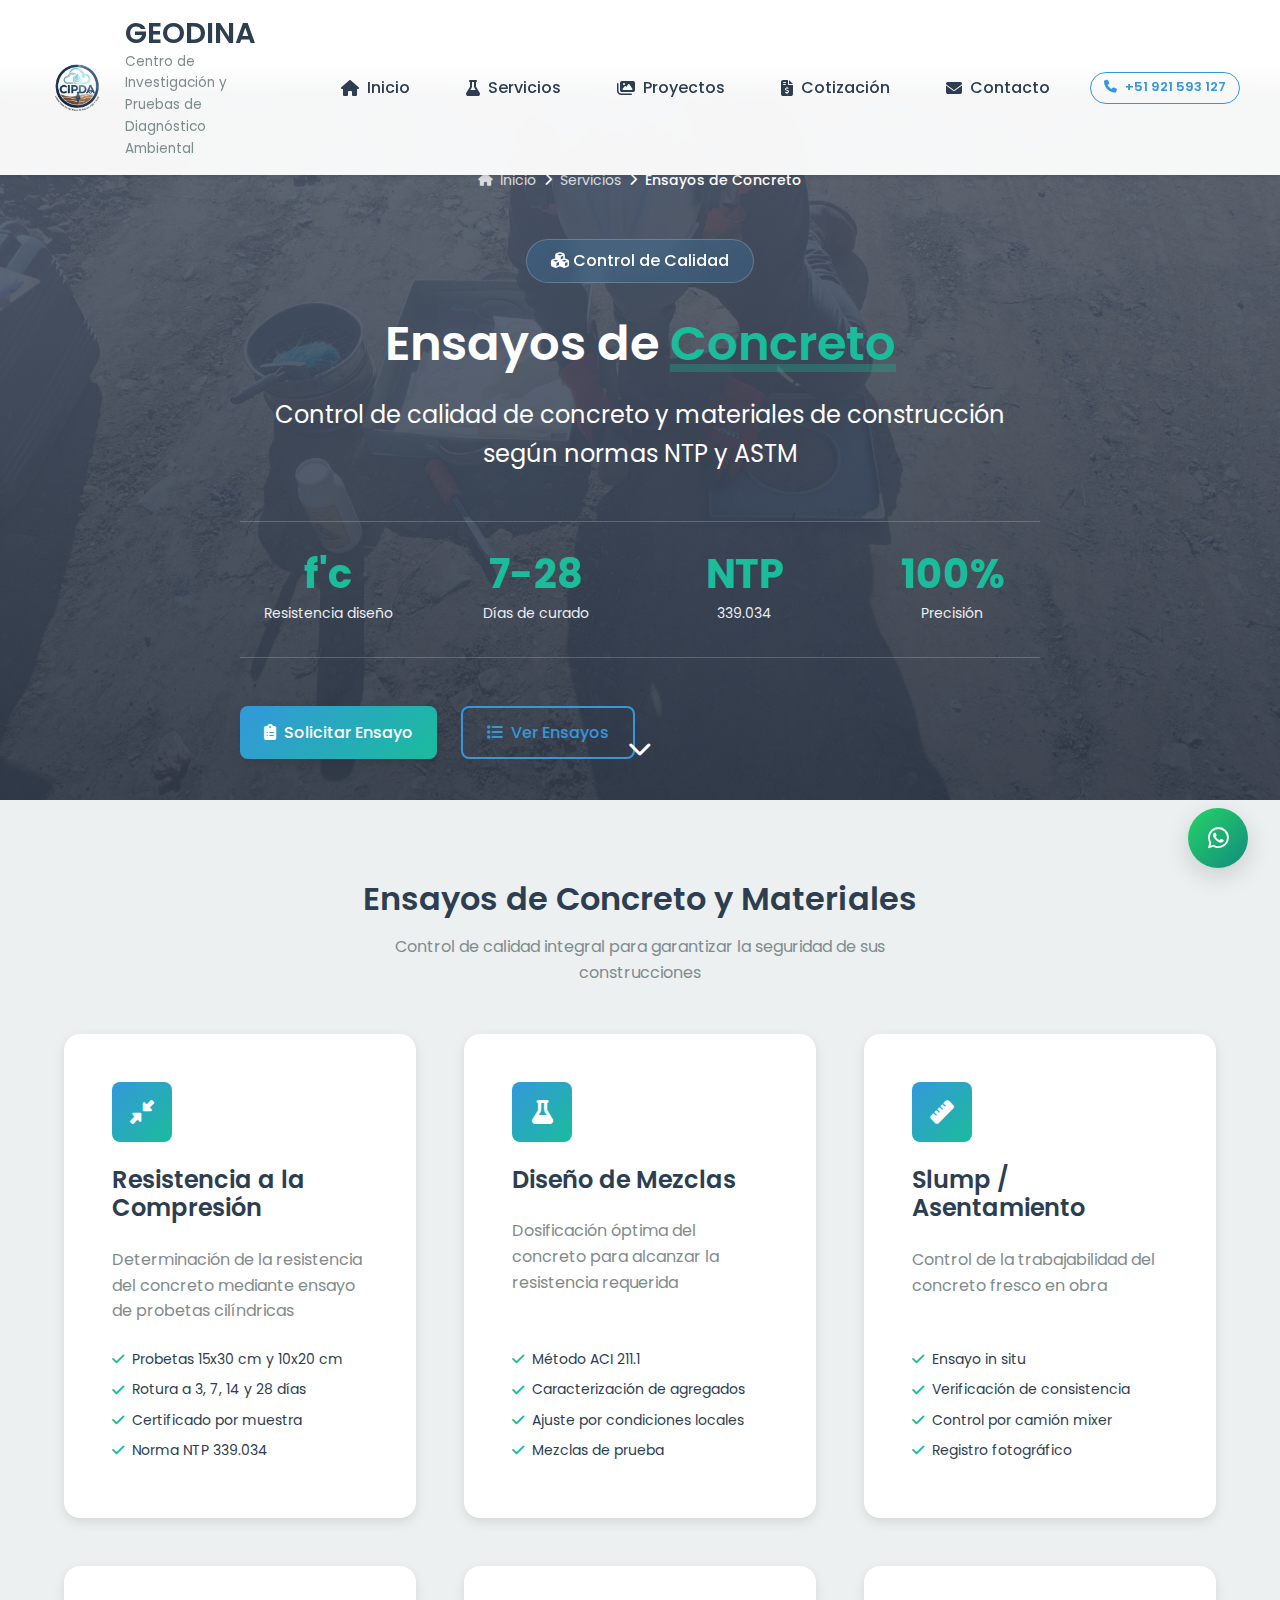
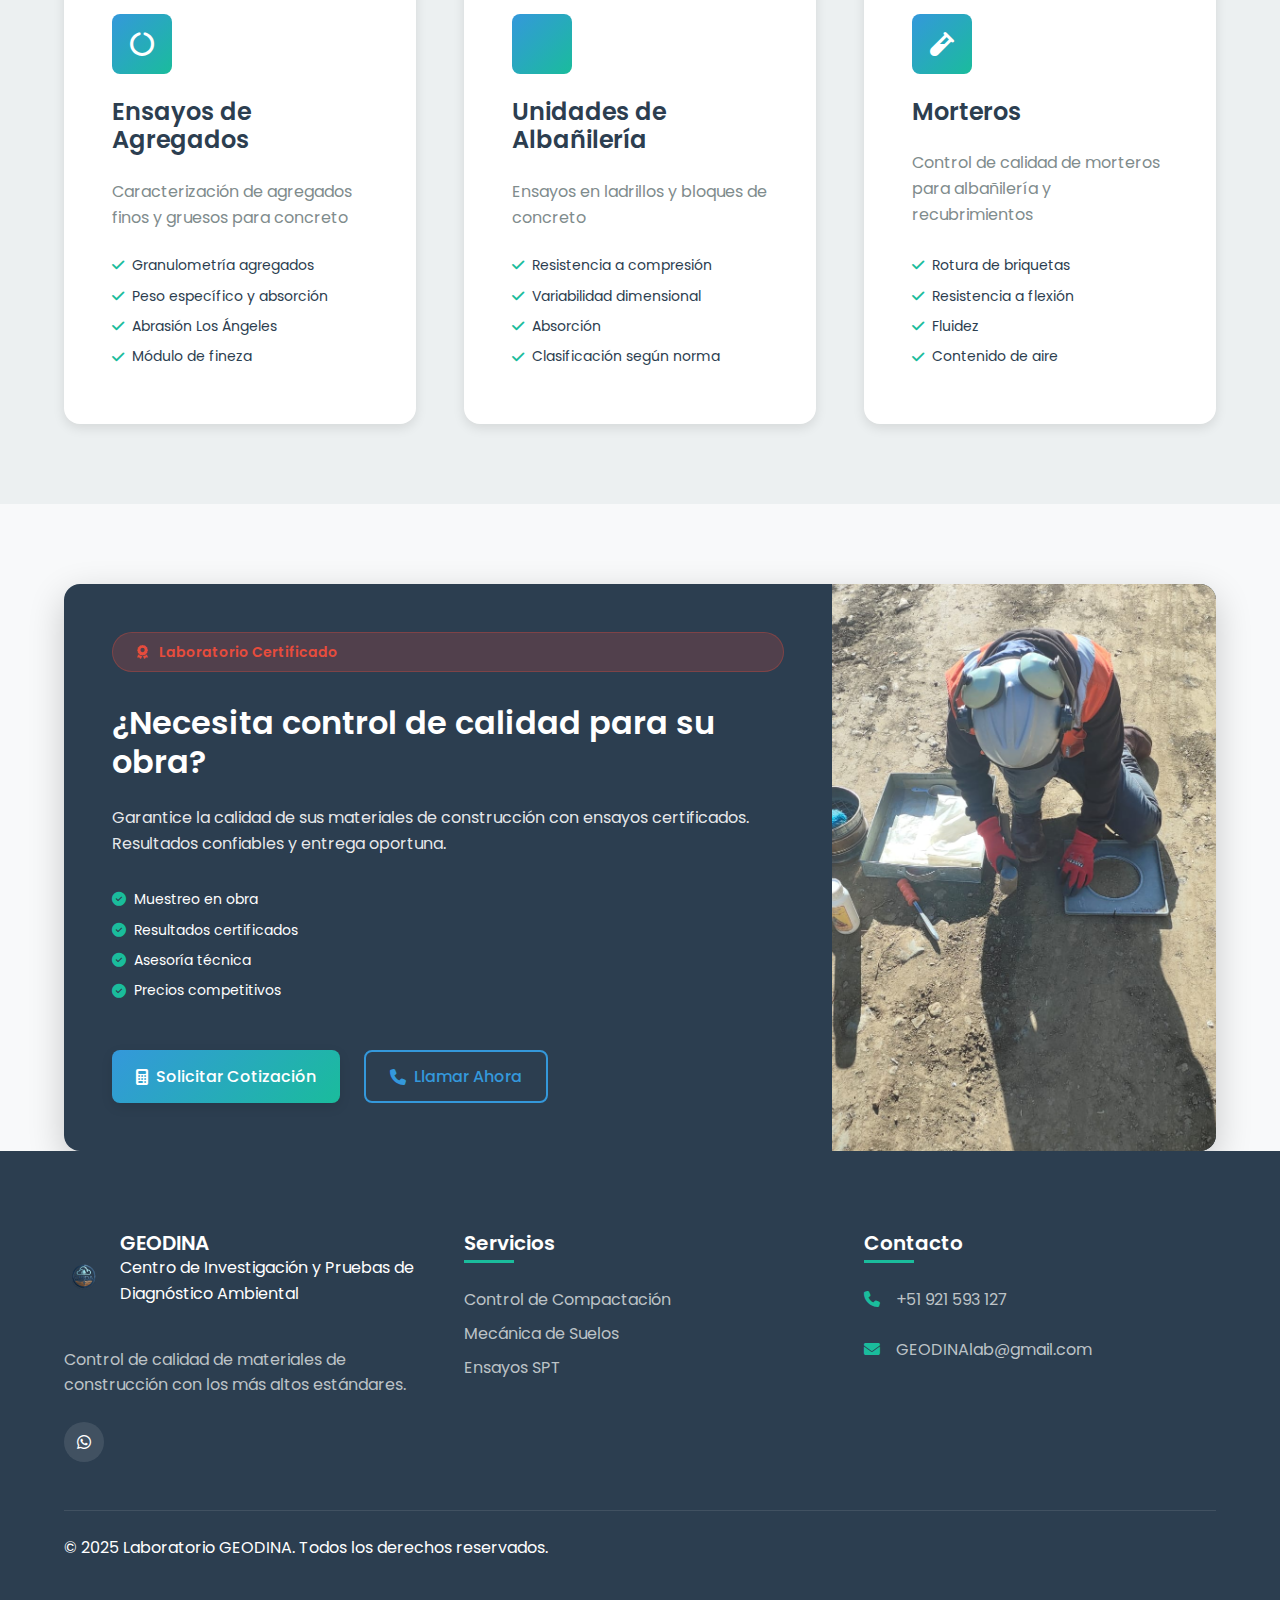
<file: ensayos-concreto.html>
﻿<!DOCTYPE html>
<html lang="es">

<head>
    <meta charset="UTF-8">
    <meta name="viewport" content="width=device-width, initial-scale=1.0">
    <meta name="description"
        content="Ensayos de Concreto y Materiales - GEODINA. Resistencia a compresión, diseño de mezclas, control de calidad en obra.">
    <meta name="keywords"
        content="ensayo concreto, resistencia compresión, probetas, diseño mezclas, agregados, laboratorio">
    <meta name="author" content="Laboratorio GEODINA">
    <title>Ensayos de Concreto | GEODINA Lab - Control de Calidad</title>
    <link rel="stylesheet" href="https://cdnjs.cloudflare.com/ajax/libs/font-awesome/6.4.0/css/all.min.css">
    <link rel="stylesheet"
        href="https://fonts.googleapis.com/css2?family=Poppins:wght@300;400;500;600;700&display=swap">
    <link rel="stylesheet" href="styles.css?v=3">
    <link rel="icon" href="favicon.svg" type="image/svg+xml">
</head>

<body>
    <!-- HEADER -->
    <header class="header">
        <nav class="nav container">
            <div class="logo"><a href="index.html" style="display: flex; align-items: center; gap: 10px; text-decoration: none; color: inherit;"><img src="imagenes/LOGO1.png" alt="Logo Laboratorio GEODINA"><div class="logo-text">
                    <h1>GEODINA</h1>
                    <span>Centro de Investigación y Pruebas de Diagnóstico Ambiental</span>
                </div>
            </div>

            <div class="nav-right">
                <ul class="nav-menu" id="navMenu">
                    <li><a href="index.html#inicio" class="nav-link"><i class="fas fa-home"></i> Inicio</a></li>
                    <li><a href="index.html#servicios" class="nav-link"><i class="fas fa-flask"></i> Servicios</a></li>
                    <li><a href="index.html#galeria" class="nav-link"><i class="fas fa-images"></i> Proyectos</a></li>
                    <li><a href="index.html#cotizacion" class="nav-link"><i class="fas fa-file-invoice-dollar"></i>
                            Cotización</a></li>
                    <li><a href="index.html#contacto" class="nav-link"><i class="fas fa-envelope"></i> Contacto</a></li>
                </ul>
                <div class="header-contact">
                    <a href="tel:+51921593127" class="phone-link">
                        <i class="fas fa-phone"></i> +51 921 593 127
                    </a>
                </div>
            </div>

            <button class="mobile-toggle" id="mobileToggle" aria-label="Menú de navegación">
                <span></span>
                <span></span>
                <span></span>
            </button>
        </nav>
    </header>

    <!-- HERO SECTION -->
    <section class="service-hero concrete-hero">
        <div class="hero-background"
            style="background-image: linear-gradient(rgba(74, 85, 104, 0.85), rgba(45, 55, 72, 0.9)), url('imagenes/densidad_4.jpeg');">
        </div>

        <div class="container hero-content">
            <nav class="breadcrumb" aria-label="Ruta de navegación">
                <a href="index.html"><i class="fas fa-home"></i> Inicio</a>
                <i class="fas fa-chevron-right"></i>
                <a href="index.html#servicios">Servicios</a>
                <i class="fas fa-chevron-right"></i>
                <span class="current">Ensayos de Concreto</span>
            </nav>

            <div class="hero-text">
                <div class="service-badge">
                    <i class="fas fa-cubes"></i> Control de Calidad
                </div>
                <h1 class="hero-title">Ensayos de <span class="highlight">Concreto</span></h1>
                <p class="hero-subtitle">Control de calidad de concreto y materiales de construcción según normas NTP y
                    ASTM</p>

                <div class="hero-stats">
                    <div class="stat">
                        <span class="stat-number">f'c</span>
                        <span class="stat-label">Resistencia diseño</span>
                    </div>
                    <div class="stat">
                        <span class="stat-number">7-28</span>
                        <span class="stat-label">Días de curado</span>
                    </div>
                    <div class="stat">
                        <span class="stat-number">NTP</span>
                        <span class="stat-label">339.034</span>
                    </div>
                    <div class="stat">
                        <span class="stat-number">100%</span>
                        <span class="stat-label">Precisión</span>
                    </div>
                </div>

                <div class="hero-buttons">
                    <a href="#contact-section" class="btn btn-primary">
                        <i class="fas fa-clipboard-list"></i> Solicitar Ensayo
                    </a>
                    <a href="#ensayos" class="btn btn-outline">
                        <i class="fas fa-list"></i> Ver Ensayos
                    </a>
                </div>
            </div>
        </div>

        <div class="scroll-indicator">
            <i class="fas fa-chevron-down"></i>
        </div>
    </section>

    <!-- ENSAYOS -->
    <section class="section applications-section" id="ensayos">
        <div class="container">
            <div class="section-header">
                <h2>Ensayos de Concreto y Materiales</h2>
                <p>Control de calidad integral para garantizar la seguridad de sus construcciones</p>
            </div>

            <div class="applications-grid">
                <div class="application-card">
                    <div class="app-icon">
                        <i class="fas fa-compress-alt"></i>
                    </div>
                    <h3>Resistencia a la Compresión</h3>
                    <p>Determinación de la resistencia del concreto mediante ensayo de probetas cilíndricas</p>
                    <ul>
                        <li><i class="fas fa-check"></i> Probetas 15x30 cm y 10x20 cm</li>
                        <li><i class="fas fa-check"></i> Rotura a 3, 7, 14 y 28 días</li>
                        <li><i class="fas fa-check"></i> Certificado por muestra</li>
                        <li><i class="fas fa-check"></i> Norma NTP 339.034</li>
                    </ul>
                </div>

                <div class="application-card">
                    <div class="app-icon">
                        <i class="fas fa-flask"></i>
                    </div>
                    <h3>Diseño de Mezclas</h3>
                    <p>Dosificación óptima del concreto para alcanzar la resistencia requerida</p>
                    <ul>
                        <li><i class="fas fa-check"></i> Método ACI 211.1</li>
                        <li><i class="fas fa-check"></i> Caracterización de agregados</li>
                        <li><i class="fas fa-check"></i> Ajuste por condiciones locales</li>
                        <li><i class="fas fa-check"></i> Mezclas de prueba</li>
                    </ul>
                </div>

                <div class="application-card">
                    <div class="app-icon">
                        <i class="fas fa-ruler"></i>
                    </div>
                    <h3>Slump / Asentamiento</h3>
                    <p>Control de la trabajabilidad del concreto fresco en obra</p>
                    <ul>
                        <li><i class="fas fa-check"></i> Ensayo in situ</li>
                        <li><i class="fas fa-check"></i> Verificación de consistencia</li>
                        <li><i class="fas fa-check"></i> Control por camión mixer</li>
                        <li><i class="fas fa-check"></i> Registro fotográfico</li>
                    </ul>
                </div>

                <div class="application-card">
                    <div class="app-icon">
                        <i class="fas fa-circle-notch"></i>
                    </div>
                    <h3>Ensayos de Agregados</h3>
                    <p>Caracterización de agregados finos y gruesos para concreto</p>
                    <ul>
                        <li><i class="fas fa-check"></i> Granulometría agregados</li>
                        <li><i class="fas fa-check"></i> Peso específico y absorción</li>
                        <li><i class="fas fa-check"></i> Abrasión Los Ángeles</li>
                        <li><i class="fas fa-check"></i> Módulo de fineza</li>
                    </ul>
                </div>

                <div class="application-card">
                    <div class="app-icon">
                        <i class="fas fa-bricks"></i>
                    </div>
                    <h3>Unidades de Albañilería</h3>
                    <p>Ensayos en ladrillos y bloques de concreto</p>
                    <ul>
                        <li><i class="fas fa-check"></i> Resistencia a compresión</li>
                        <li><i class="fas fa-check"></i> Variabilidad dimensional</li>
                        <li><i class="fas fa-check"></i> Absorción</li>
                        <li><i class="fas fa-check"></i> Clasificación según norma</li>
                    </ul>
                </div>

                <div class="application-card">
                    <div class="app-icon">
                        <i class="fas fa-vial"></i>
                    </div>
                    <h3>Morteros</h3>
                    <p>Control de calidad de morteros para albañilería y recubrimientos</p>
                    <ul>
                        <li><i class="fas fa-check"></i> Rotura de briquetas</li>
                        <li><i class="fas fa-check"></i> Resistencia a flexión</li>
                        <li><i class="fas fa-check"></i> Fluidez</li>
                        <li><i class="fas fa-check"></i> Contenido de aire</li>
                    </ul>
                </div>
            </div>
        </div>
    </section>

    <!-- CTA SECTION -->
    <section class="section cta-section" id="contact-section">
        <div class="container">
            <div class="cta-card">
                <div class="cta-content">
                    <div class="cta-badge">
                        <i class="fas fa-award"></i> Laboratorio Certificado
                    </div>
                    <h2>¿Necesita control de calidad para su obra?</h2>
                    <p>Garantice la calidad de sus materiales de construcción con ensayos certificados. Resultados
                        confiables y entrega oportuna.</p>

                    <div class="cta-features">
                        <div class="cta-feature">
                            <i class="fas fa-check-circle"></i>
                            <span>Muestreo en obra</span>
                        </div>
                        <div class="cta-feature">
                            <i class="fas fa-check-circle"></i>
                            <span>Resultados certificados</span>
                        </div>
                        <div class="cta-feature">
                            <i class="fas fa-check-circle"></i>
                            <span>Asesoría técnica</span>
                        </div>
                        <div class="cta-feature">
                            <i class="fas fa-check-circle"></i>
                            <span>Precios competitivos</span>
                        </div>
                    </div>

                    <div class="cta-buttons">
                        <a href="index.html#cotizacion" class="btn btn-primary">
                            <i class="fas fa-calculator"></i> Solicitar Cotización
                        </a>
                        <a href="tel:+51921593127" class="btn btn-outline">
                            <i class="fas fa-phone"></i> Llamar Ahora
                        </a>
                    </div>
                </div>

                <div class="cta-image">
                    <img src="imagenes/densidad_4.jpeg" alt="Ensayo de concreto" loading="lazy">
                </div>
            </div>
        </div>
    </section>

    <!-- FOOTER -->
    <footer class="footer" id="contacto">
        <div class="container">
            <div class="footer-content">
                <div class="footer-col">
                    <div class="footer-logo">
                        <img src="imagenes/LOGO1.png" alt="Logo GEODINA">
                        <div class="logo-text">
                            <h3>GEODINA</h3>
                            <p>Centro de Investigación y Pruebas de Diagnóstico Ambiental</p>
                        </div>
                    </div>
                    <p class="footer-description">Control de calidad de materiales de construcción con los más altos
                        estándares.</p>
                    <div class="social-links">
                        <a href="#" aria-label="Facebook" style="display:none"><i class="fab fa-facebook"></i></a>
                        <a href="#" aria-label="LinkedIn" style="display:none"><i class="fab fa-linkedin"></i></a>
                        <a href="https://wa.me/51921593127" aria-label="WhatsApp"><i class="fab fa-whatsapp"></i></a>
                    </div>
                </div>

                <div class="footer-col">
                    <h4>Servicios</h4>
                    <ul class="footer-links">
                        <li><a href="control-compactacion.html">Control de Compactación</a></li>
                        <li><a href="index.html#servicios">Mecánica de Suelos</a></li>
                        <li><a href="ensayos-spt.html">Ensayos SPT</a></li>
                    </ul>
                </div>

                <div class="footer-col">
                    <h4>Contacto</h4>
                    <ul class="contact-info">
                        <li><i class="fas fa-phone"></i><a href="tel:+51921593127">+51 921 593 127</a></li>
                        <li><i class="fas fa-envelope"></i><a href="mailto:GEODINAlab@gmail.com">GEODINAlab@gmail.com</a>
                        </li>
                    </ul>
                </div>
            </div>

            <div class="footer-bottom">
                <p>&copy; 2025 Laboratorio GEODINA. Todos los derechos reservados.</p>
            </div>
        </div>
    </footer>

    <!-- BOTONES FLOTANTES -->
    <div class="floating-buttons">
        <a href="https://wa.me/51921593127?text=Hola,%20me%20interesa%20el%20servicio%20de%20Ensayos%20de%20Concreto"
            class="whatsapp-float" target="_blank" aria-label="WhatsApp">
            <i class="fab fa-whatsapp"></i>
        </a>
    </div>

    <script src="script.js"></script>
</body>

</html>
</file>
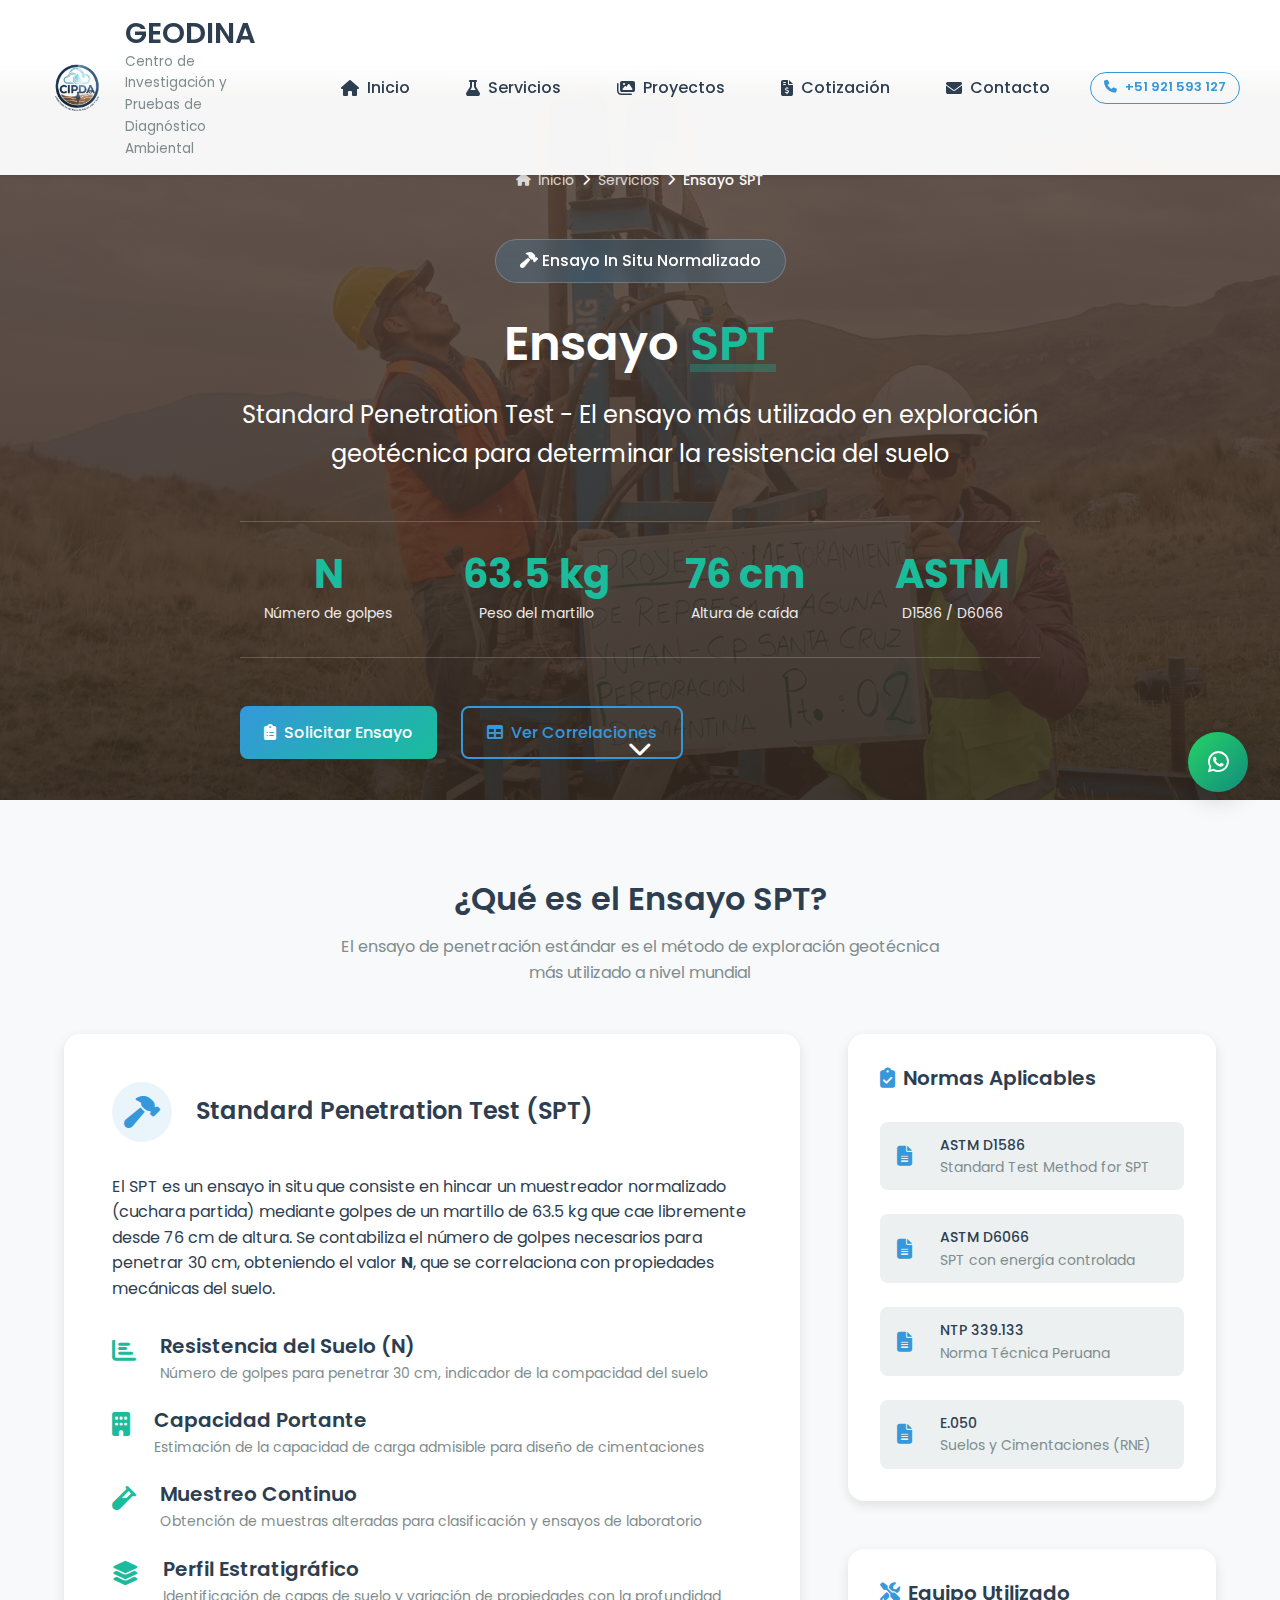
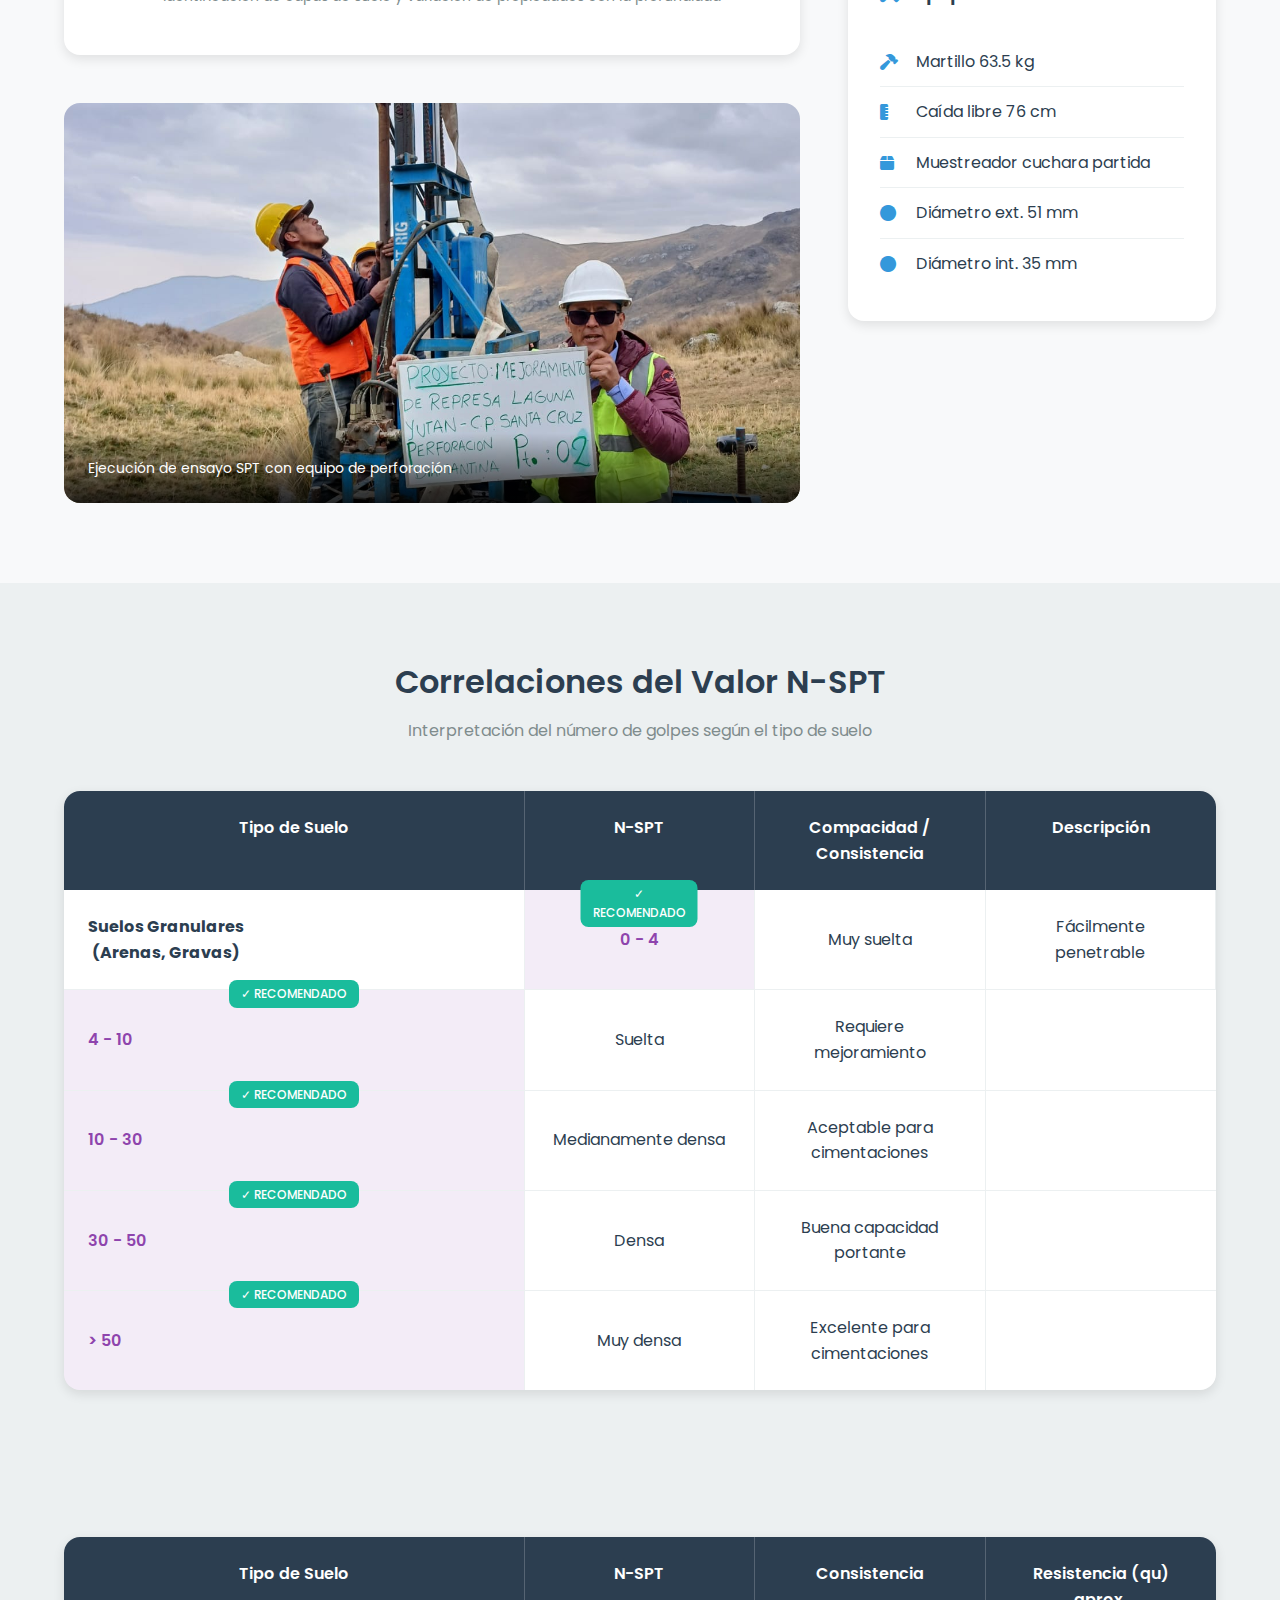
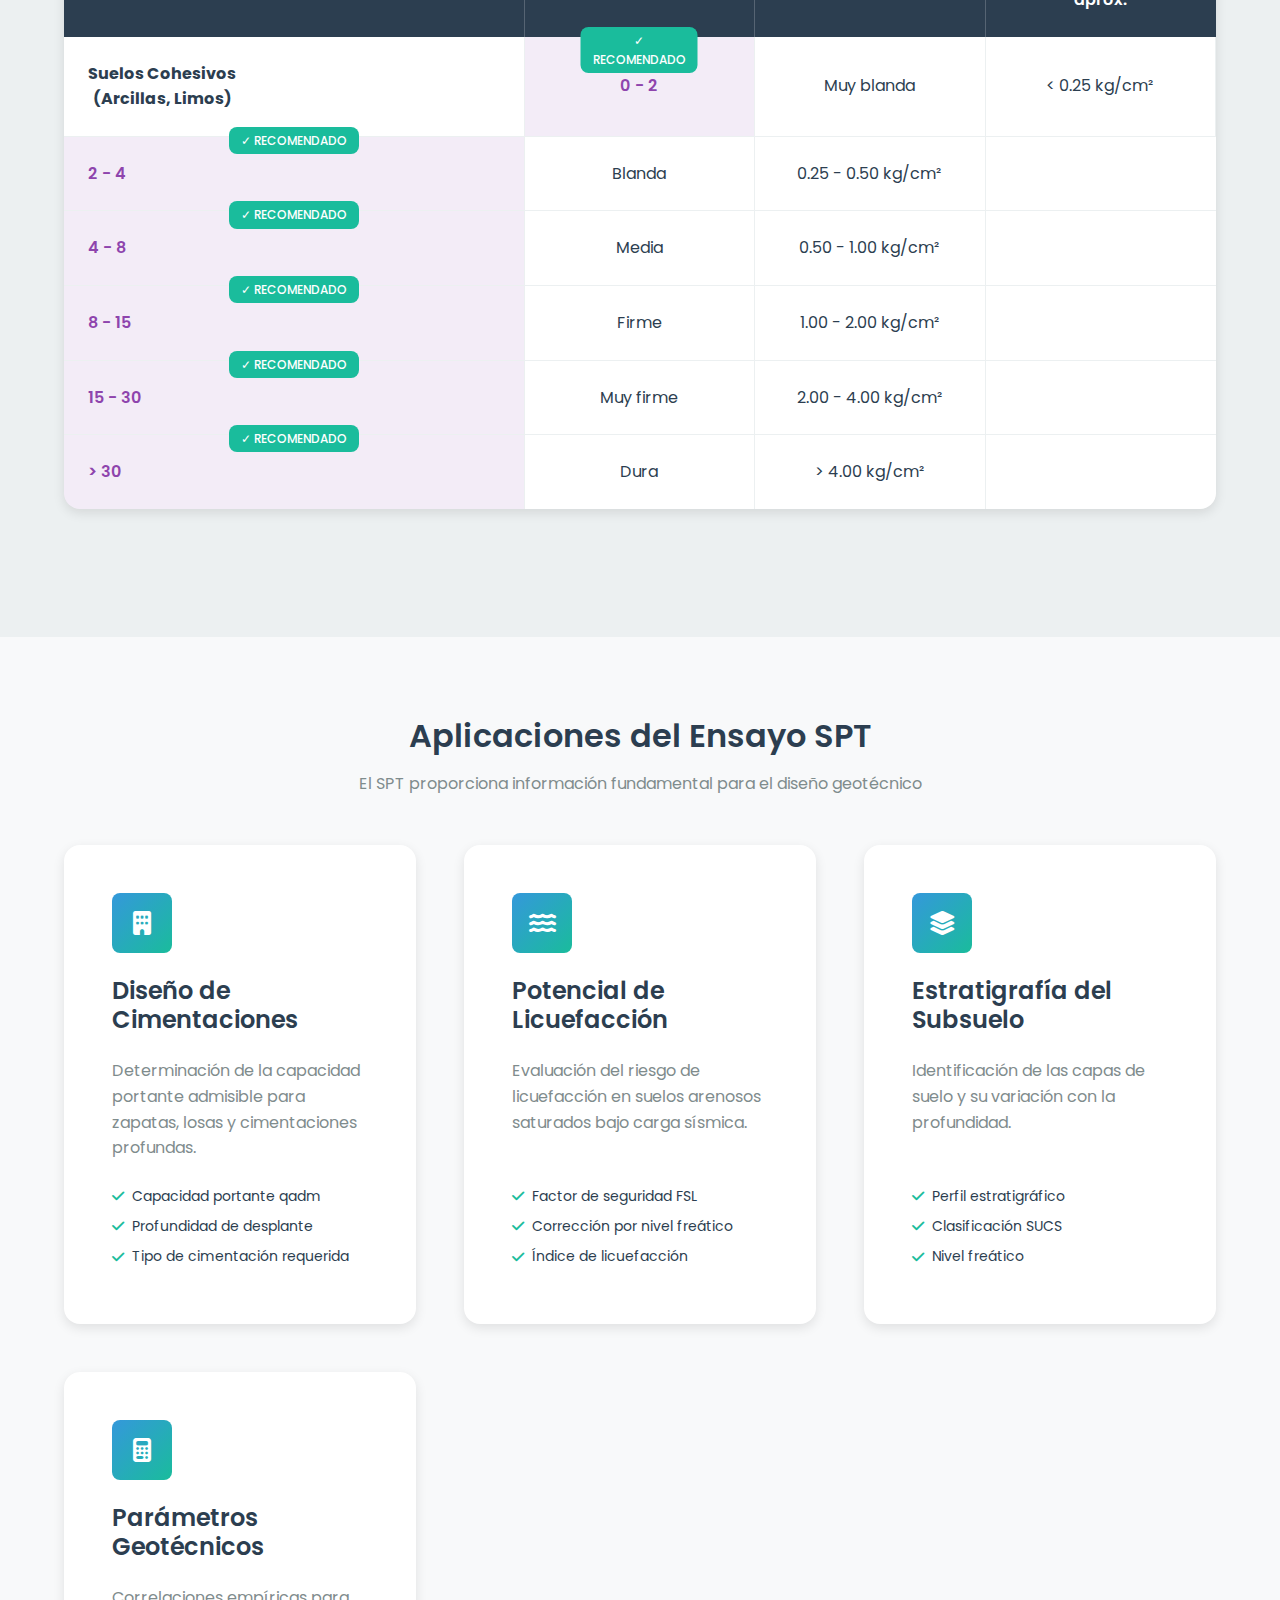
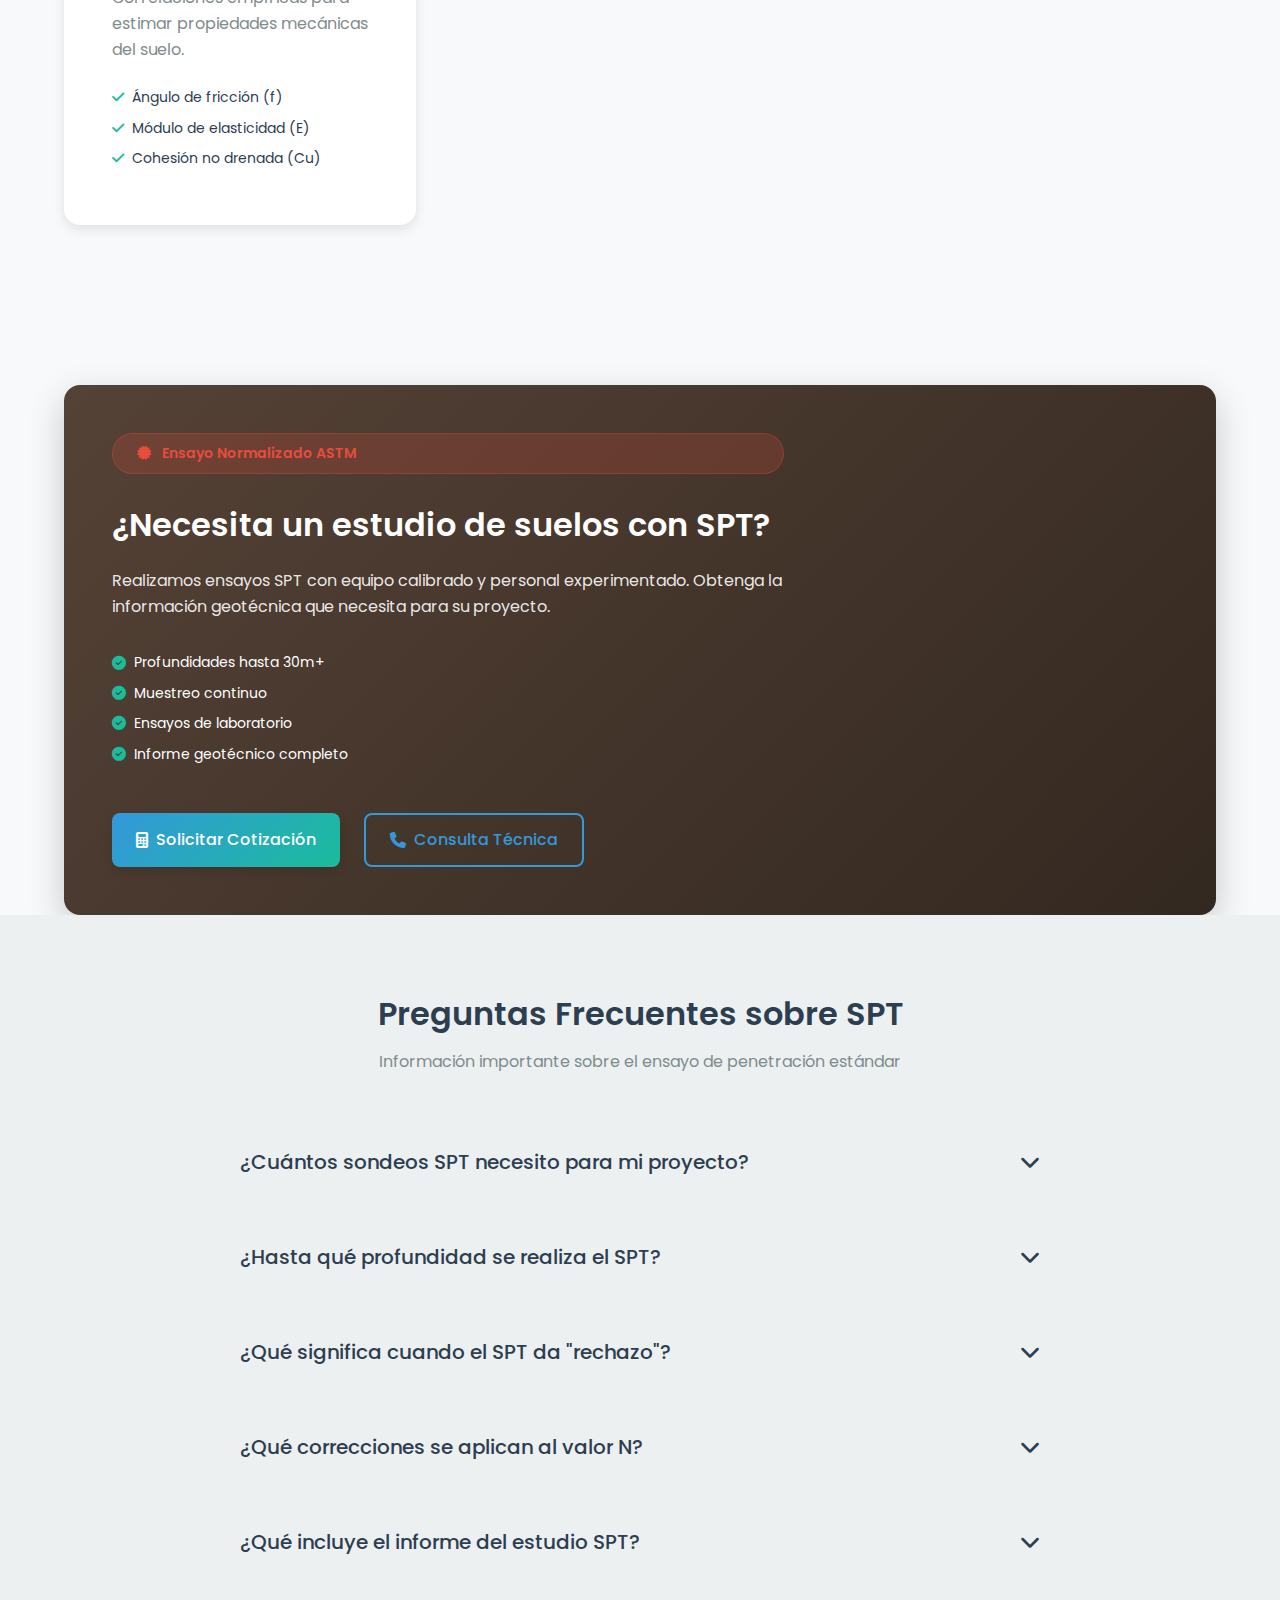
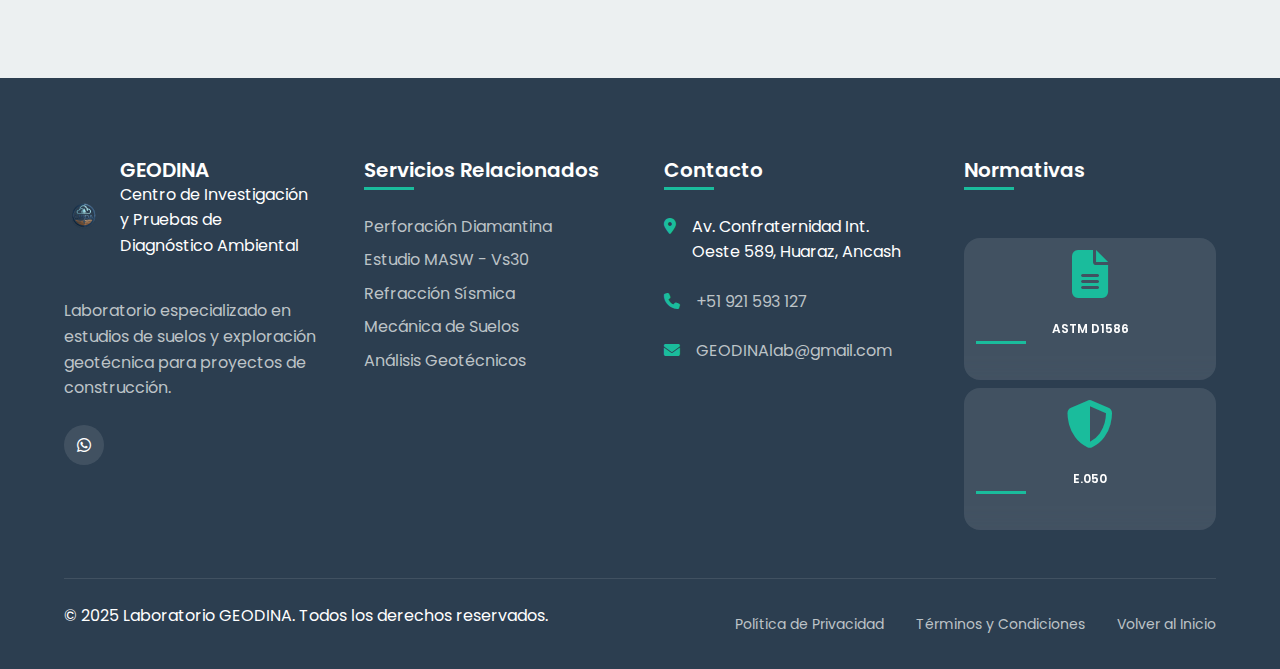
<file: ensayos-spt.html>
﻿<!DOCTYPE html>
<html lang="es">

<head>
    <meta charset="UTF-8">
    <meta name="viewport" content="width=device-width, initial-scale=1.0">
    <meta name="description"
        content="Ensayo SPT - Standard Penetration Test. Determinación de capacidad portante del suelo, correlaciones geotécnicas. ASTM D1586.">
    <meta name="keywords"
        content="SPT, ensayo penetración estándar, capacidad portante, N de golpes, geotecnia, cimentaciones, Huaraz">
    <meta name="author" content="Laboratorio GEODINA">
    <title>Ensayo SPT | GEODINA Lab - Exploración Geotécnica</title>
    <link rel="stylesheet" href="https://cdnjs.cloudflare.com/ajax/libs/font-awesome/6.4.0/css/all.min.css">
    <link rel="stylesheet"
        href="https://fonts.googleapis.com/css2?family=Poppins:wght@300;400;500;600;700&display=swap">
    <link rel="stylesheet" href="styles.css?v=3">
    <link rel="icon" href="favicon.svg" type="image/svg+xml">
</head>

<body>
    <!-- HEADER -->
    <header class="header">
        <nav class="nav container">
            <div class="logo"><a href="index.html" style="display: flex; align-items: center; gap: 10px; text-decoration: none; color: inherit;"><img src="imagenes/LOGO1.png" alt="Logo Laboratorio GEODINA"><div class="logo-text">
                    <h1>GEODINA</h1>
                    <span>Centro de Investigación y Pruebas de Diagnóstico Ambiental</span>
                </div>
            </div>

            <div class="nav-right">
                <ul class="nav-menu" id="navMenu">
                    <li><a href="index.html#inicio" class="nav-link"><i class="fas fa-home"></i> Inicio</a></li>
                    <li><a href="index.html#servicios" class="nav-link"><i class="fas fa-flask"></i> Servicios</a></li>
                    <li><a href="index.html#galeria" class="nav-link"><i class="fas fa-images"></i> Proyectos</a></li>
                    <li><a href="index.html#cotizacion" class="nav-link"><i class="fas fa-file-invoice-dollar"></i>
                            Cotización</a></li>
                    <li><a href="index.html#contacto" class="nav-link"><i class="fas fa-envelope"></i> Contacto</a></li>
                </ul>
                <div class="header-contact">
                    <a href="tel:+51921593127" class="phone-link">
                        <i class="fas fa-phone"></i> +51 921 593 127
                    </a>
                </div>
            </div>

            <button class="mobile-toggle" id="mobileToggle" aria-label="Menú de navegación">
                <span></span>
                <span></span>
                <span></span>
            </button>
        </nav>
    </header>

    <!-- HERO SECTION -->
    <section class="service-hero spt-hero">
        <div class="hero-background"
            style="background-image: linear-gradient(rgba(85, 66, 54, 0.85), rgba(51, 40, 32, 0.9)), url('imagenes/diamantina4.jpeg');">
        </div>

        <div class="container hero-content">
            <nav class="breadcrumb" aria-label="Ruta de navegación">
                <a href="index.html"><i class="fas fa-home"></i> Inicio</a>
                <i class="fas fa-chevron-right"></i>
                <a href="index.html#servicios">Servicios</a>
                <i class="fas fa-chevron-right"></i>
                <span class="current">Ensayo SPT</span>
            </nav>

            <div class="hero-text">
                <div class="service-badge">
                    <i class="fas fa-hammer"></i> Ensayo In Situ Normalizado
                </div>
                <h1 class="hero-title">Ensayo <span class="highlight">SPT</span></h1>
                <p class="hero-subtitle">Standard Penetration Test - El ensayo más utilizado en exploración geotécnica
                    para determinar la resistencia del suelo</p>

                <div class="hero-stats">
                    <div class="stat">
                        <span class="stat-number">N</span>
                        <span class="stat-label">Número de golpes</span>
                    </div>
                    <div class="stat">
                        <span class="stat-number">63.5 kg</span>
                        <span class="stat-label">Peso del martillo</span>
                    </div>
                    <div class="stat">
                        <span class="stat-number">76 cm</span>
                        <span class="stat-label">Altura de caída</span>
                    </div>
                    <div class="stat">
                        <span class="stat-number">ASTM</span>
                        <span class="stat-label">D1586 / D6066</span>
                    </div>
                </div>

                <div class="hero-buttons">
                    <a href="#contact-section" class="btn btn-primary">
                        <i class="fas fa-clipboard-list"></i> Solicitar Ensayo
                    </a>
                    <a href="#correlaciones" class="btn btn-outline">
                        <i class="fas fa-table"></i> Ver Correlaciones
                    </a>
                </div>
            </div>
        </div>

        <div class="scroll-indicator">
            <i class="fas fa-chevron-down"></i>
        </div>
    </section>

    <!-- INTRODUCCIÓN -->
    <section class="section">
        <div class="container">
            <div class="section-header">
                <h2>¿Qué es el Ensayo SPT?</h2>
                <p>El ensayo de penetración estándar es el método de exploración geotécnica más utilizado a nivel
                    mundial</p>
            </div>

            <div class="content-grid">
                <div class="content-main">
                    <div class="info-card">
                        <div class="info-header">
                            <i class="fas fa-hammer"></i>
                            <h3>Standard Penetration Test (SPT)</h3>
                        </div>
                        <p>El SPT es un ensayo in situ que consiste en hincar un muestreador normalizado (cuchara
                            partida) mediante golpes de un martillo de 63.5 kg que cae libremente desde 76 cm de altura.
                            Se contabiliza el número de golpes necesarios para penetrar 30 cm, obteniendo el valor
                            <strong>N</strong>, que se correlaciona con propiedades mecánicas del suelo.</p>

                        <div class="feature-list">
                            <div class="feature">
                                <i class="fas fa-chart-bar"></i>
                                <div>
                                    <h4>Resistencia del Suelo (N)</h4>
                                    <p>Número de golpes para penetrar 30 cm, indicador de la compacidad del suelo</p>
                                </div>
                            </div>
                            <div class="feature">
                                <i class="fas fa-building"></i>
                                <div>
                                    <h4>Capacidad Portante</h4>
                                    <p>Estimación de la capacidad de carga admisible para diseño de cimentaciones</p>
                                </div>
                            </div>
                            <div class="feature">
                                <i class="fas fa-vial"></i>
                                <div>
                                    <h4>Muestreo Continuo</h4>
                                    <p>Obtención de muestras alteradas para clasificación y ensayos de laboratorio</p>
                                </div>
                            </div>
                            <div class="feature">
                                <i class="fas fa-layer-group"></i>
                                <div>
                                    <h4>Perfil Estratigráfico</h4>
                                    <p>Identificación de capas de suelo y variación de propiedades con la profundidad
                                    </p>
                                </div>
                            </div>
                        </div>
                    </div>

                    <div class="image-gallery">
                        <div class="main-image">
                            <img src="imagenes/diamantina4.jpeg" alt="Ensayo SPT en campo" loading="lazy">
                            <div class="image-caption">Ejecución de ensayo SPT con equipo de perforación</div>
                        </div>
                    </div>
                </div>

                <div class="content-sidebar">
                    <div class="sidebar-card">
                        <h3><i class="fas fa-clipboard-check"></i> Normas Aplicables</h3>
                        <div class="specs-list">
                            <div class="spec-item">
                                <i class="fas fa-file-alt"></i>
                                <div>
                                    <span class="spec-label">ASTM D1586</span>
                                    <span class="spec-value">Standard Test Method for SPT</span>
                                </div>
                            </div>
                            <div class="spec-item">
                                <i class="fas fa-file-alt"></i>
                                <div>
                                    <span class="spec-label">ASTM D6066</span>
                                    <span class="spec-value">SPT con energía controlada</span>
                                </div>
                            </div>
                            <div class="spec-item">
                                <i class="fas fa-file-alt"></i>
                                <div>
                                    <span class="spec-label">NTP 339.133</span>
                                    <span class="spec-value">Norma Técnica Peruana</span>
                                </div>
                            </div>
                            <div class="spec-item">
                                <i class="fas fa-file-alt"></i>
                                <div>
                                    <span class="spec-label">E.050</span>
                                    <span class="spec-value">Suelos y Cimentaciones (RNE)</span>
                                </div>
                            </div>
                        </div>
                    </div>

                    <div class="sidebar-card">
                        <h3><i class="fas fa-tools"></i> Equipo Utilizado</h3>
                        <ul class="documents-list">
                            <li><i class="fas fa-hammer"></i> Martillo 63.5 kg</li>
                            <li><i class="fas fa-ruler-vertical"></i> Caída libre 76 cm</li>
                            <li><i class="fas fa-box"></i> Muestreador cuchara partida</li>
                            <li><i class="fas fa-circle"></i> Diámetro ext. 51 mm</li>
                            <li><i class="fas fa-circle"></i> Diámetro int. 35 mm</li>
                        </ul>
                    </div>
                </div>
            </div>
        </div>
    </section>

    <!-- CORRELACIONES -->
    <section class="section applications-section" id="correlaciones">
        <div class="container">
            <div class="section-header">
                <h2>Correlaciones del Valor N-SPT</h2>
                <p>Interpretación del número de golpes según el tipo de suelo</p>
            </div>

            <div class="comparison-table">
                <div class="table-header">
                    <div class="table-cell">Tipo de Suelo</div>
                    <div class="table-cell">N-SPT</div>
                    <div class="table-cell">Compacidad / Consistencia</div>
                    <div class="table-cell">Descripción</div>
                </div>

                <div class="table-row">
                    <div class="table-cell" rowspan="5"><strong>Suelos Granulares<br>(Arenas, Gravas)</strong></div>
                    <div class="table-cell active">0 - 4</div>
                    <div class="table-cell">Muy suelta</div>
                    <div class="table-cell">Fácilmente penetrable</div>
                </div>

                <div class="table-row">
                    <div class="table-cell active">4 - 10</div>
                    <div class="table-cell">Suelta</div>
                    <div class="table-cell">Requiere mejoramiento</div>
                </div>

                <div class="table-row">
                    <div class="table-cell active">10 - 30</div>
                    <div class="table-cell">Medianamente densa</div>
                    <div class="table-cell">Aceptable para cimentaciones</div>
                </div>

                <div class="table-row">
                    <div class="table-cell active">30 - 50</div>
                    <div class="table-cell">Densa</div>
                    <div class="table-cell">Buena capacidad portante</div>
                </div>

                <div class="table-row">
                    <div class="table-cell active">> 50</div>
                    <div class="table-cell">Muy densa</div>
                    <div class="table-cell">Excelente para cimentaciones</div>
                </div>
            </div>

            <br><br>

            <div class="comparison-table">
                <div class="table-header">
                    <div class="table-cell">Tipo de Suelo</div>
                    <div class="table-cell">N-SPT</div>
                    <div class="table-cell">Consistencia</div>
                    <div class="table-cell">Resistencia (qu) aprox.</div>
                </div>

                <div class="table-row">
                    <div class="table-cell" rowspan="6"><strong>Suelos Cohesivos<br>(Arcillas, Limos)</strong></div>
                    <div class="table-cell active">0 - 2</div>
                    <div class="table-cell">Muy blanda</div>
                    <div class="table-cell">
                        < 0.25 kg/cm²</div>
                    </div>

                    <div class="table-row">
                        <div class="table-cell active">2 - 4</div>
                        <div class="table-cell">Blanda</div>
                        <div class="table-cell">0.25 - 0.50 kg/cm²</div>
                    </div>

                    <div class="table-row">
                        <div class="table-cell active">4 - 8</div>
                        <div class="table-cell">Media</div>
                        <div class="table-cell">0.50 - 1.00 kg/cm²</div>
                    </div>

                    <div class="table-row">
                        <div class="table-cell active">8 - 15</div>
                        <div class="table-cell">Firme</div>
                        <div class="table-cell">1.00 - 2.00 kg/cm²</div>
                    </div>

                    <div class="table-row">
                        <div class="table-cell active">15 - 30</div>
                        <div class="table-cell">Muy firme</div>
                        <div class="table-cell">2.00 - 4.00 kg/cm²</div>
                    </div>

                    <div class="table-row">
                        <div class="table-cell active">> 30</div>
                        <div class="table-cell">Dura</div>
                        <div class="table-cell">> 4.00 kg/cm²</div>
                    </div>
                </div>
            </div>
    </section>

    <!-- APLICACIONES -->
    <section class="section methodology-section">
        <div class="container">
            <div class="section-header">
                <h2>Aplicaciones del Ensayo SPT</h2>
                <p>El SPT proporciona información fundamental para el diseño geotécnico</p>
            </div>

            <div class="applications-grid">
                <div class="application-card">
                    <div class="app-icon">
                        <i class="fas fa-building"></i>
                    </div>
                    <h3>Diseño de Cimentaciones</h3>
                    <p>Determinación de la capacidad portante admisible para zapatas, losas y cimentaciones profundas.
                    </p>
                    <ul>
                        <li><i class="fas fa-check"></i> Capacidad portante qadm</li>
                        <li><i class="fas fa-check"></i> Profundidad de desplante</li>
                        <li><i class="fas fa-check"></i> Tipo de cimentación requerida</li>
                    </ul>
                </div>

                <div class="application-card">
                    <div class="app-icon">
                        <i class="fas fa-water"></i>
                    </div>
                    <h3>Potencial de Licuefacción</h3>
                    <p>Evaluación del riesgo de licuefacción en suelos arenosos saturados bajo carga sísmica.</p>
                    <ul>
                        <li><i class="fas fa-check"></i> Factor de seguridad FSL</li>
                        <li><i class="fas fa-check"></i> Corrección por nivel freático</li>
                        <li><i class="fas fa-check"></i> Índice de licuefacción</li>
                    </ul>
                </div>

                <div class="application-card">
                    <div class="app-icon">
                        <i class="fas fa-layer-group"></i>
                    </div>
                    <h3>Estratigrafía del Subsuelo</h3>
                    <p>Identificación de las capas de suelo y su variación con la profundidad.</p>
                    <ul>
                        <li><i class="fas fa-check"></i> Perfil estratigráfico</li>
                        <li><i class="fas fa-check"></i> Clasificación SUCS</li>
                        <li><i class="fas fa-check"></i> Nivel freático</li>
                    </ul>
                </div>

                <div class="application-card">
                    <div class="app-icon">
                        <i class="fas fa-calculator"></i>
                    </div>
                    <h3>Parámetros Geotécnicos</h3>
                    <p>Correlaciones empíricas para estimar propiedades mecánicas del suelo.</p>
                    <ul>
                        <li><i class="fas fa-check"></i> Ángulo de fricción (f)</li>
                        <li><i class="fas fa-check"></i> Módulo de elasticidad (E)</li>
                        <li><i class="fas fa-check"></i> Cohesión no drenada (Cu)</li>
                    </ul>
                </div>
            </div>
        </div>
    </section>

    <!-- CTA SECTION -->
    <section class="section cta-section" id="contact-section">
        <div class="container">
            <div class="cta-card spt-cta">
                <div class="cta-content">
                    <div class="cta-badge">
                        <i class="fas fa-certificate"></i> Ensayo Normalizado ASTM
                    </div>
                    <h2>¿Necesita un estudio de suelos con SPT?</h2>
                    <p>Realizamos ensayos SPT con equipo calibrado y personal experimentado. Obtenga la información
                        geotécnica que necesita para su proyecto.</p>

                    <div class="cta-features">
                        <div class="cta-feature">
                            <i class="fas fa-check-circle"></i>
                            <span>Profundidades hasta 30m+</span>
                        </div>
                        <div class="cta-feature">
                            <i class="fas fa-check-circle"></i>
                            <span>Muestreo continuo</span>
                        </div>
                        <div class="cta-feature">
                            <i class="fas fa-check-circle"></i>
                            <span>Ensayos de laboratorio</span>
                        </div>
                        <div class="cta-feature">
                            <i class="fas fa-check-circle"></i>
                            <span>Informe geotécnico completo</span>
                        </div>
                    </div>

                    <div class="cta-buttons">
                        <a href="index.html#cotizacion" class="btn btn-primary">
                            <i class="fas fa-calculator"></i> Solicitar Cotización
                        </a>
                        <a href="tel:+51921593127" class="btn btn-outline">
                            <i class="fas fa-phone"></i> Consulta Técnica
                        </a>
                    </div>
                </div>

                <div class="cta-image">
                    <img src="imagenes/perforacioneje3.jpeg" alt="Ensayo SPT" loading="lazy">
                </div>
            </div>
        </div>
    </section>

    <!-- FAQ -->
    <section class="section faq-section">
        <div class="container">
            <div class="section-header">
                <h2>Preguntas Frecuentes sobre SPT</h2>
                <p>Información importante sobre el ensayo de penetración estándar</p>
            </div>

            <div class="faq-container">
                <div class="faq-item">
                    <button class="faq-question">
                        <span>¿Cuántos sondeos SPT necesito para mi proyecto?</span>
                        <i class="fas fa-chevron-down"></i>
                    </button>
                    <div class="faq-answer">
                        <p>Según la Norma E.050, el número mínimo de puntos de investigación depende del tipo de
                            edificación y área: Para viviendas unifamiliares: 1 sondeo por cada 450 m² o mínimo 3 por
                            edificación. Para edificios: 1 sondeo cada 225-400 m². Para estructuras especiales: estudio
                            específico. Siempre se recomienda al menos 3 puntos para definir la variabilidad del
                            terreno.</p>
                    </div>
                </div>

                <div class="faq-item">
                    <button class="faq-question">
                        <span>¿Hasta qué profundidad se realiza el SPT?</span>
                        <i class="fas fa-chevron-down"></i>
                    </button>
                    <div class="faq-answer">
                        <p>La profundidad mínima recomendada es: Df + 1.5B (donde Df es profundidad de desplante y B es
                            el ancho de la cimentación), o cuando se alcanza material muy resistente (N>50 golpes
                            sostenido). Para edificaciones comunes: mínimo 6-10 metros. Para edificios altos: 15-30
                            metros o hasta estrato firme. La norma E.050 establece criterios específicos según el tipo
                            de proyecto.</p>
                    </div>
                </div>

                <div class="faq-item">
                    <button class="faq-question">
                        <span>¿Qué significa cuando el SPT da "rechazo"?</span>
                        <i class="fas fa-chevron-down"></i>
                    </button>
                    <div class="faq-answer">
                        <p>Se considera "rechazo" cuando se requieren más de 50 golpes para penetrar 15 cm, o cuando no
                            hay avance después de 10 golpes consecutivos. Esto indica la presencia de material muy denso
                            (grava compacta), roca meteorizada, o material cementado. Se reporta como N>50 o R
                            (rechazo), y generalmente indica excelentes condiciones para cimentación.</p>
                    </div>
                </div>

                <div class="faq-item">
                    <button class="faq-question">
                        <span>¿Qué correcciones se aplican al valor N?</span>
                        <i class="fas fa-chevron-down"></i>
                    </button>
                    <div class="faq-answer">
                        <p>Las correcciones más importantes son: Corrección por energía (N60): ajuste a 60% de energía
                            de referencia. Corrección por sobrecarga (CN): para profundidades mayores. Corrección por
                            nivel freático: en arenas sumergidas. Corrección por diámetro del sondeo, longitud de
                            barras, y tipo de muestreador. El valor corregido (N1)60 se usa para análisis de
                            licuefacción y correlaciones avanzadas.</p>
                    </div>
                </div>

                <div class="faq-item">
                    <button class="faq-question">
                        <span>¿Qué incluye el informe del estudio SPT?</span>
                        <i class="fas fa-chevron-down"></i>
                    </button>
                    <div class="faq-answer">
                        <p>El informe incluye: 1) Registros de perforación con valores N por metro, 2) Perfil
                            estratigráfico del subsuelo, 3) Nivel freático, 4) Ensayos de laboratorio (granulometría,
                            límites, humedad), 5) Clasificación SUCS de cada estrato, 6) Capacidad portante admisible,
                            7) Tipo y profundidad de cimentación recomendada, 8) Conclusiones y recomendaciones
                            geotécnicas.</p>
                    </div>
                </div>
            </div>
        </div>
    </section>

    <!-- FOOTER -->
    <footer class="footer" id="contacto">
        <div class="container">
            <div class="footer-content">
                <div class="footer-col">
                    <div class="footer-logo">
                        <img src="imagenes/LOGO1.png" alt="Logo GEODINA">
                        <div class="logo-text">
                            <h3>GEODINA</h3>
                            <p>Centro de Investigación y Pruebas de Diagnóstico Ambiental</p>
                        </div>
                    </div>
                    <p class="footer-description">Laboratorio especializado en estudios de suelos y exploración
                        geotécnica para proyectos de construcción.</p>
                    <div class="social-links">
                        <a href="#" aria-label="Facebook" style="display:none"><i class="fab fa-facebook"></i></a>
                        <a href="#" aria-label="LinkedIn" style="display:none"><i class="fab fa-linkedin"></i></a>
                        <a href="#" aria-label="Instagram" style="display:none"><i class="fab fa-instagram"></i></a>
                        <a href="https://wa.me/51921593127" aria-label="WhatsApp"><i class="fab fa-whatsapp"></i></a>
                    </div>
                </div>

                <div class="footer-col">
                    <h4>Servicios Relacionados</h4>
                    <ul class="footer-links">
                        <li><a href="perforacion-diamantina.html">Perforación Diamantina</a></li>
                        <li><a href="masw.html">Estudio MASW - Vs30</a></li>
                        <li><a href="refraccion-sismica.html">Refracción Sísmica</a></li>
                        <li><a href="index.html#servicios">Mecánica de Suelos</a></li>
                        <li><a href="articulo-suelos.html">Análisis Geotécnicos</a></li>
                    </ul>
                </div>

                <div class="footer-col">
                    <h4>Contacto</h4>
                    <ul class="contact-info">
                        <li>
                            <i class="fas fa-map-marker-alt"></i>
                            <span>Av. Confraternidad Int. Oeste 589, Huaraz, Ancash</span>
                        </li>
                        <li>
                            <i class="fas fa-phone"></i>
                            <a href="tel:+51921593127">+51 921 593 127</a>
                        </li>
                        <li>
                            <i class="fas fa-envelope"></i>
                            <a href="mailto:GEODINAlab@gmail.com">GEODINAlab@gmail.com</a>
                        </li>
                    </ul>
                </div>

                <div class="footer-col">
                    <h4>Normativas</h4>
                    <div class="certifications-grid" style="gap: 0.5rem;">
                        <div class="cert-card" style="padding: 0.75rem;">
                            <i class="fas fa-file-alt"></i>
                            <h4 style="font-size: 0.75rem;">ASTM D1586</h4>
                        </div>
                        <div class="cert-card" style="padding: 0.75rem;">
                            <i class="fas fa-shield-alt"></i>
                            <h4 style="font-size: 0.75rem;">E.050</h4>
                        </div>
                    </div>
                </div>
            </div>

            <div class="footer-bottom">
                <p>&copy; 2025 Laboratorio GEODINA. Todos los derechos reservados.</p>
                <div class="footer-legal">
                    <a href="politica-privacidad.html">Política de Privacidad</a>
                    <a href="terminos-condiciones.html">Términos y Condiciones</a>
                    <a href="index.html">Volver al Inicio</a>
                </div>
            </div>
        </div>
    </footer>

    <!-- BOTONES FLOTANTES -->
    <div class="floating-buttons">
        <a href="https://wa.me/51921593127?text=Hola,%20me%20interesa%20el%20servicio%20de%20Ensayo%20SPT"
            class="whatsapp-float" target="_blank" aria-label="Chat por WhatsApp sobre SPT">
            <i class="fab fa-whatsapp"></i>
            <span class="tooltip">Consulta sobre SPT</span>
        </a>
        <a href="#" class="scroll-top" id="scrollTop" aria-label="Volver arriba">
            <i class="fas fa-chevron-up"></i>
        </a>
    </div>

    <script src="script.js"></script>
</body>

</html>
</file>
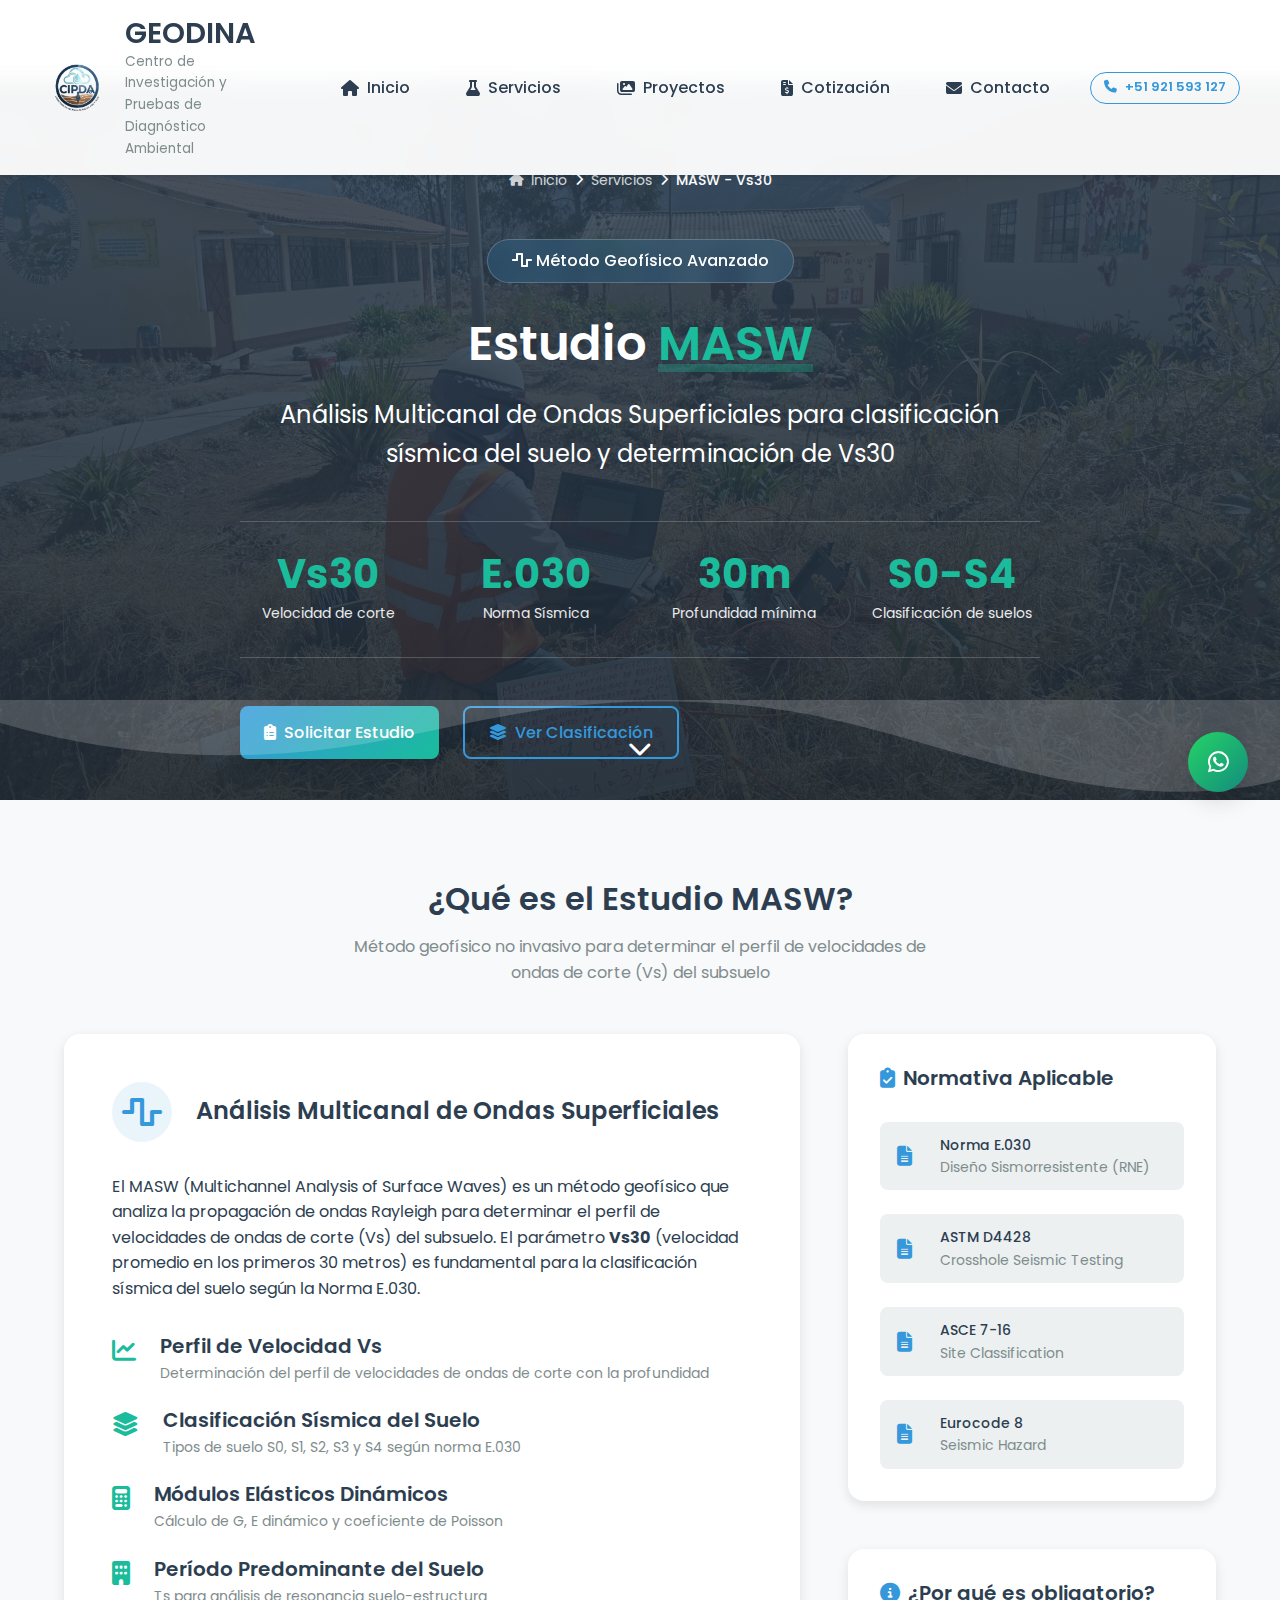
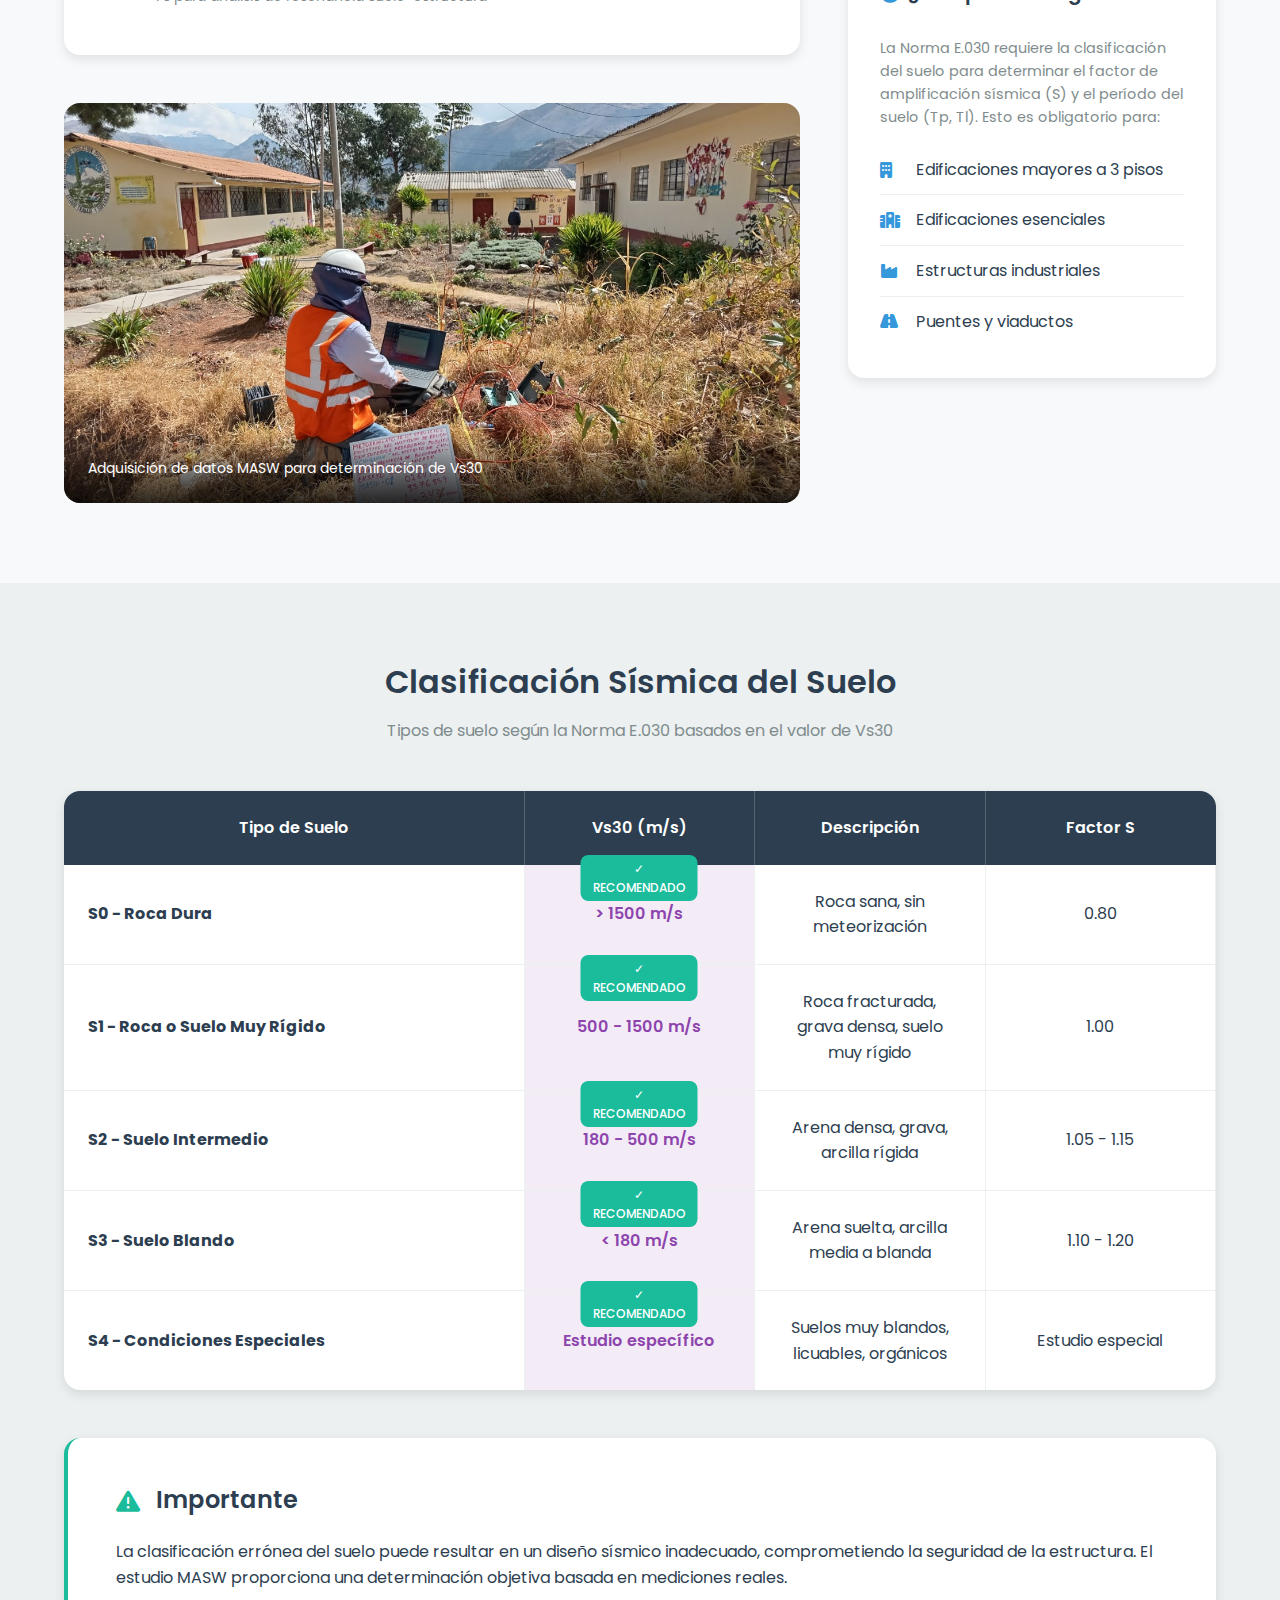
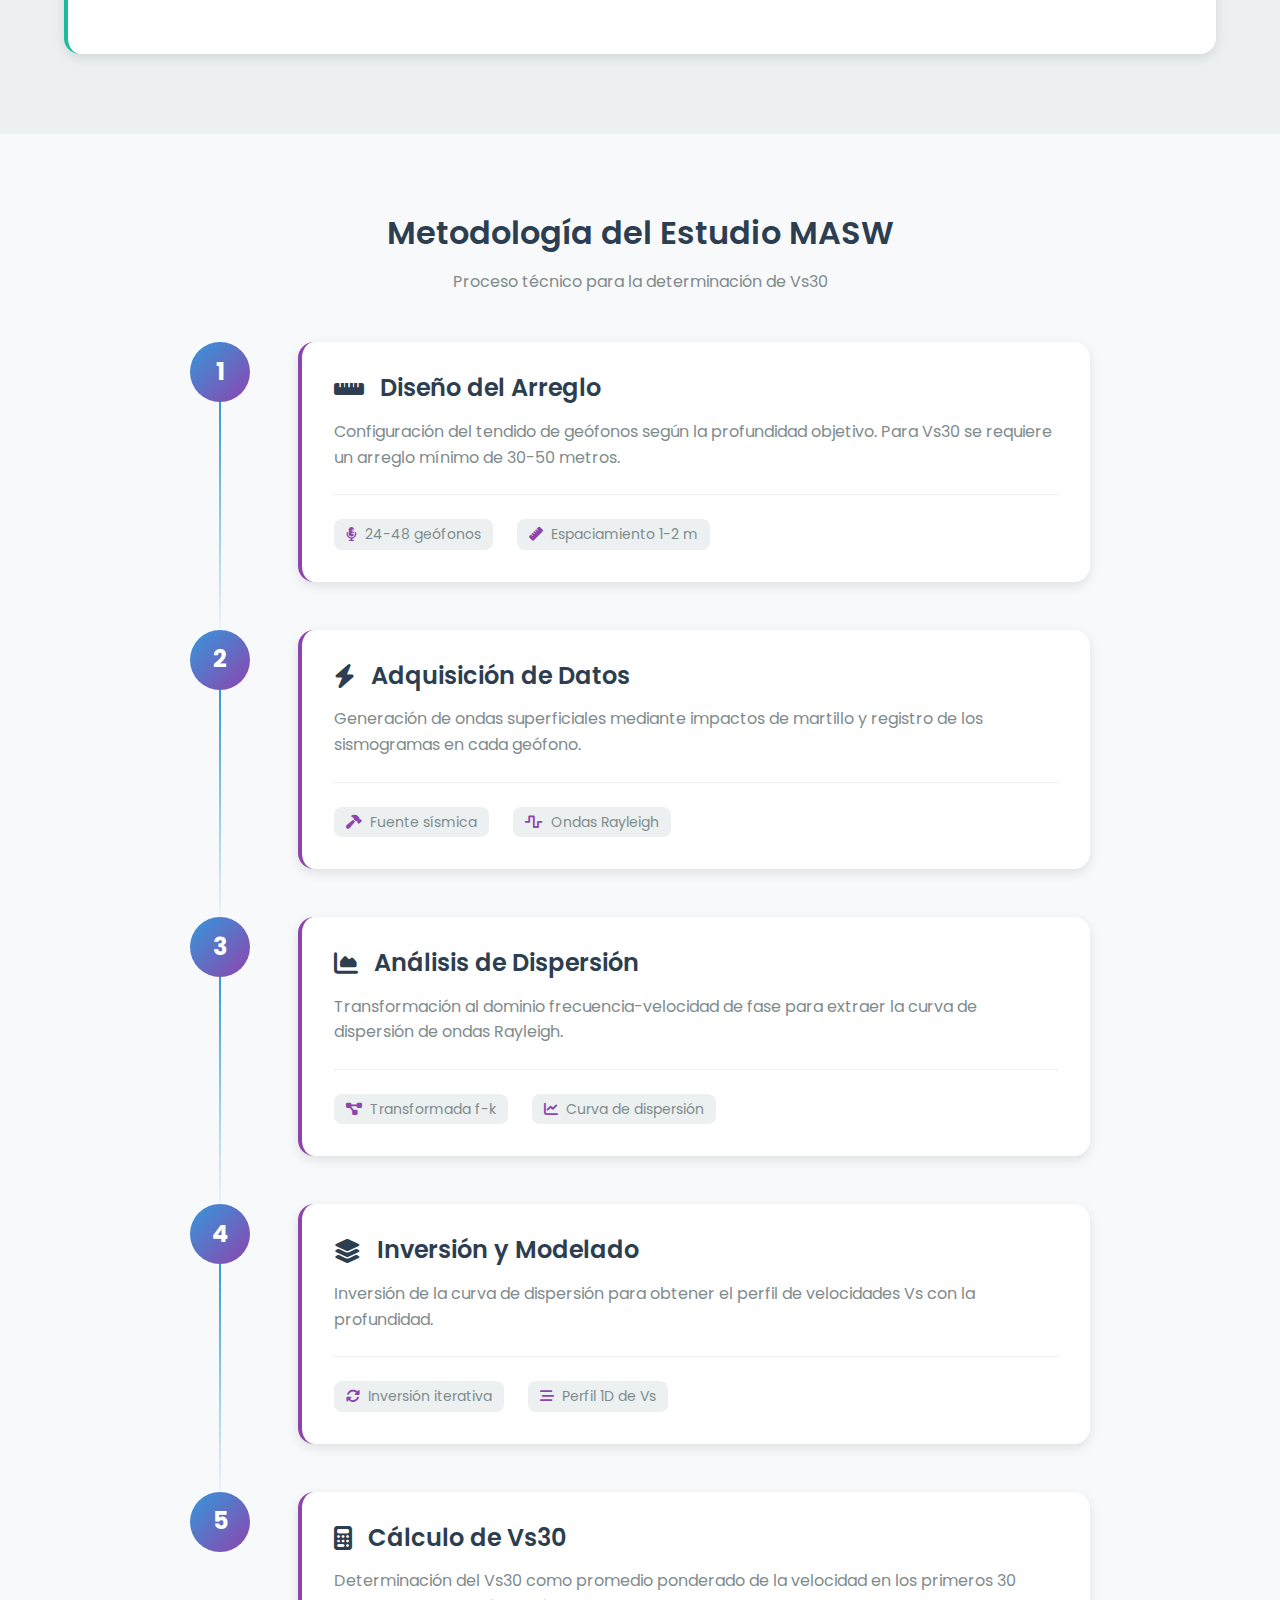
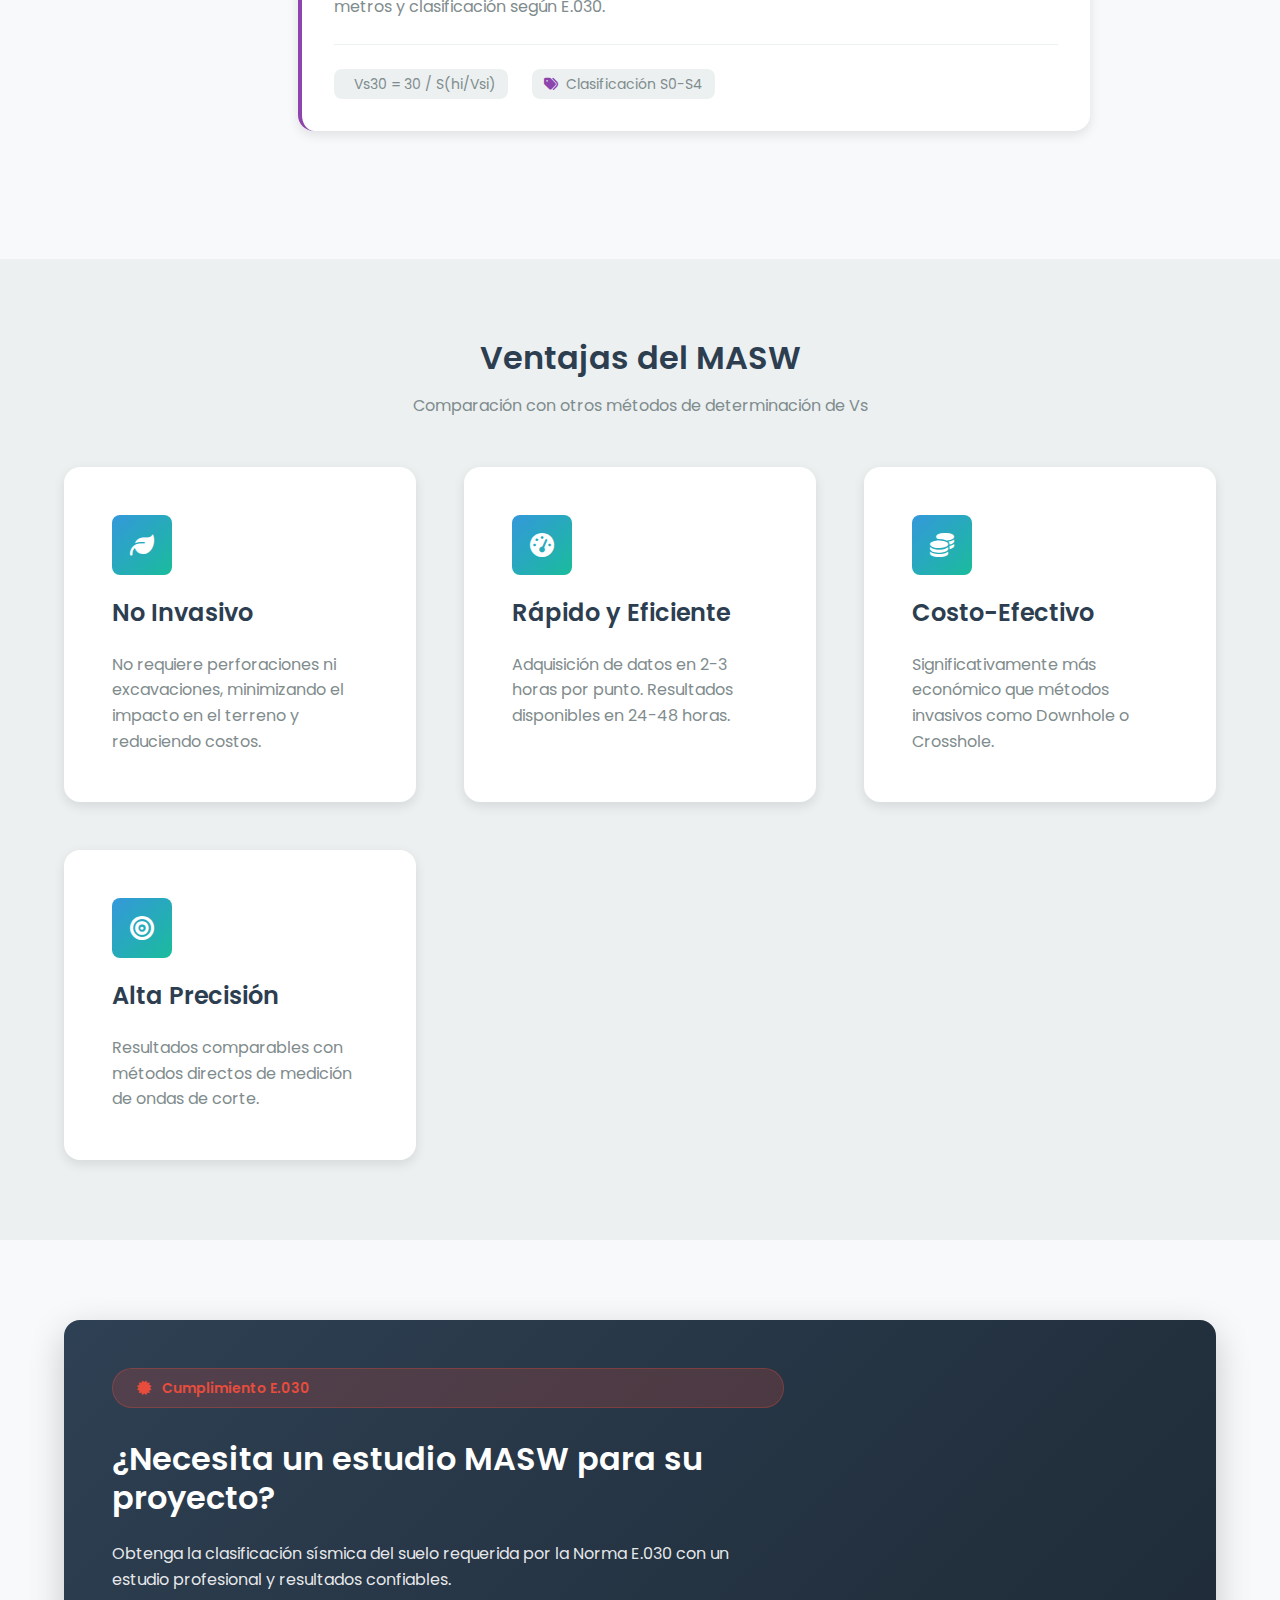
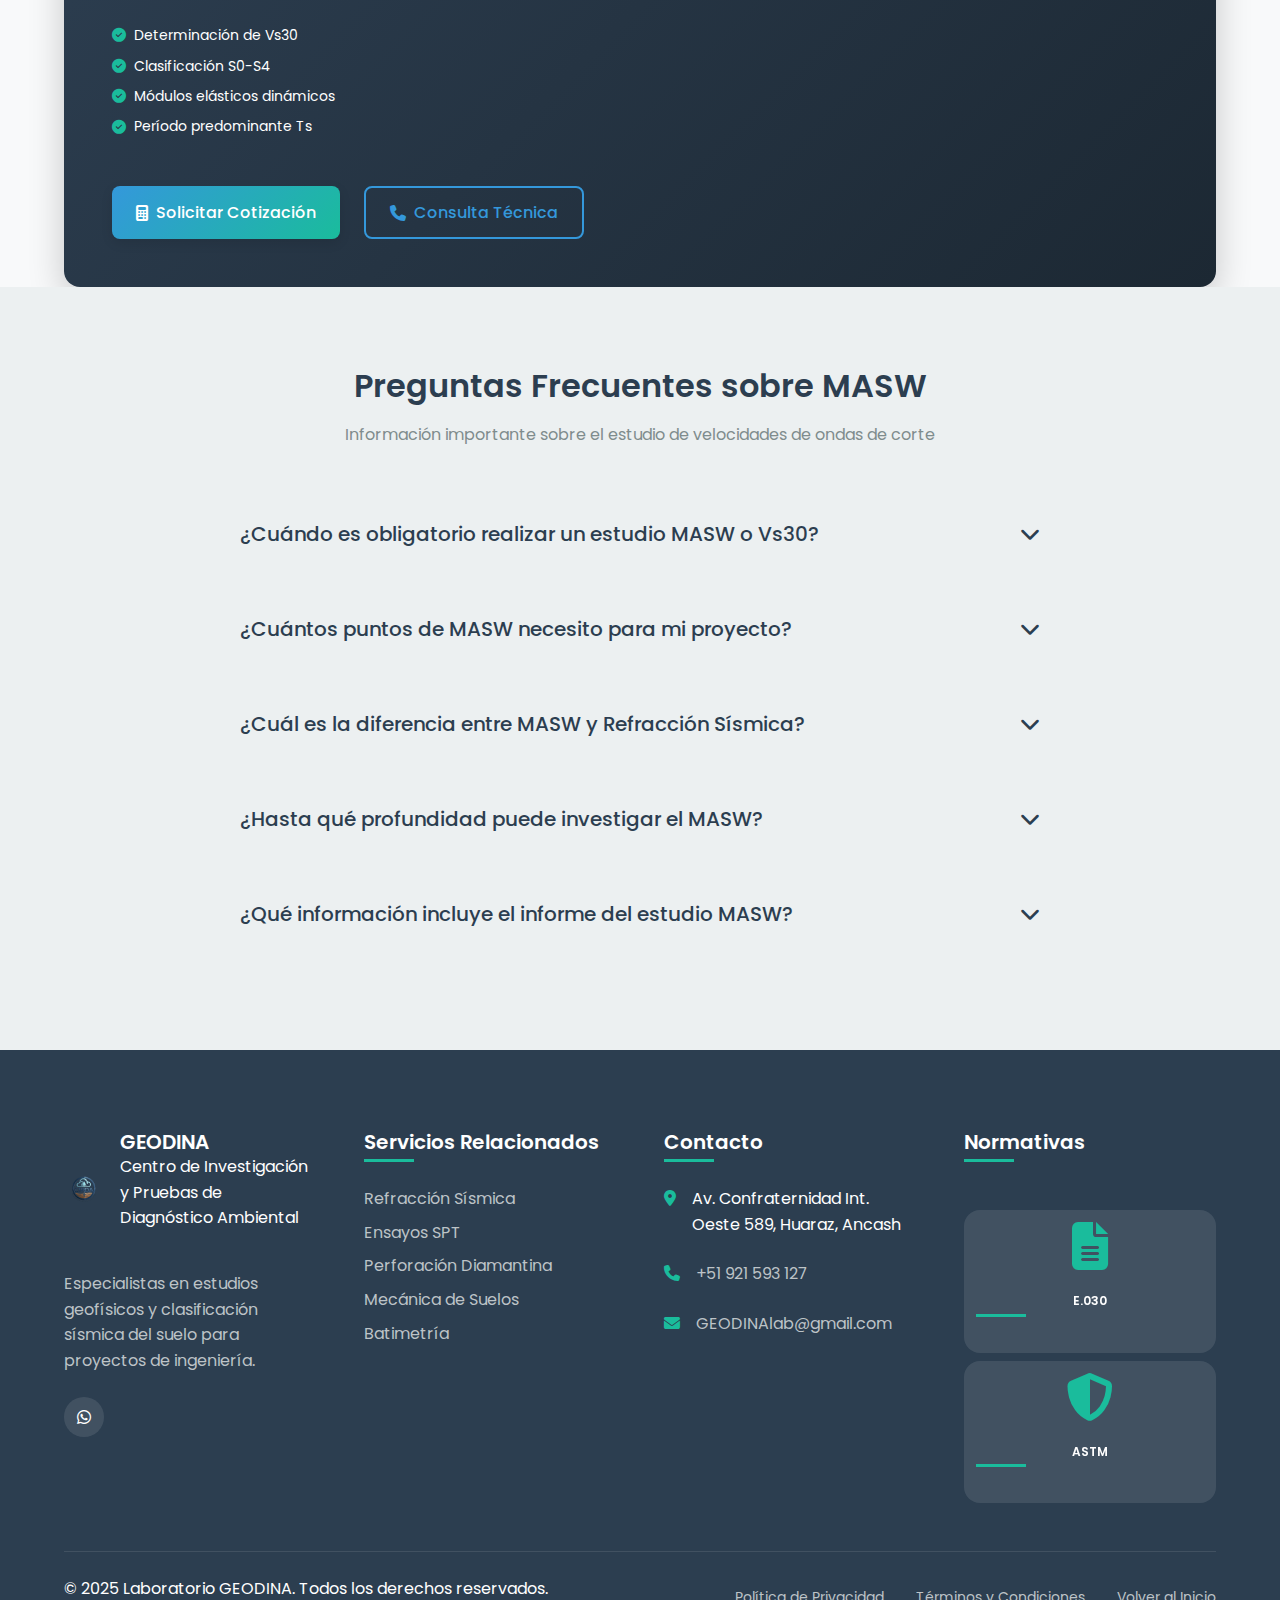
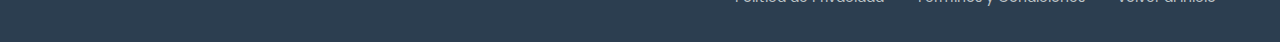
<file: masw.html>
﻿<!DOCTYPE html>
<html lang="es">

<head>
    <meta charset="UTF-8">
    <meta name="viewport" content="width=device-width, initial-scale=1.0">
    <meta name="description"
        content="Estudio MASW - Análisis Multicanal de Ondas Superficiales. Determinación de Vs30 para clasificación sísmica del suelo según E.030.">
    <meta name="keywords"
        content="MASW, Vs30, ondas superficiales, clasificación sísmica, E.030, geofísica, diseño sísmico, Huaraz">
    <meta name="author" content="Laboratorio GEODINA">
    <title>MASW - Vs30 | GEODINA Lab - Clasificación Sísmica del Suelo</title>
    <link rel="stylesheet" href="https://cdnjs.cloudflare.com/ajax/libs/font-awesome/6.4.0/css/all.min.css">
    <link rel="stylesheet"
        href="https://fonts.googleapis.com/css2?family=Poppins:wght@300;400;500;600;700&display=swap">
    <link rel="stylesheet" href="styles.css?v=3">
    <link rel="icon" href="favicon.svg" type="image/svg+xml">
</head>

<body>
    <!-- HEADER -->
    <header class="header">
        <nav class="nav container">
            <div class="logo"><a href="index.html" style="display: flex; align-items: center; gap: 10px; text-decoration: none; color: inherit;"><img src="imagenes/LOGO1.png" alt="Logo Laboratorio GEODINA"><div class="logo-text">
                    <h1>GEODINA</h1>
                    <span>Centro de Investigación y Pruebas de Diagnóstico Ambiental</span>
                </div>
            </div>

            <div class="nav-right">
                <ul class="nav-menu" id="navMenu">
                    <li><a href="index.html#inicio" class="nav-link"><i class="fas fa-home"></i> Inicio</a></li>
                    <li><a href="index.html#servicios" class="nav-link"><i class="fas fa-flask"></i> Servicios</a></li>
                    <li><a href="index.html#galeria" class="nav-link"><i class="fas fa-images"></i> Proyectos</a></li>
                    <li><a href="index.html#cotizacion" class="nav-link"><i class="fas fa-file-invoice-dollar"></i>
                            Cotización</a></li>
                    <li><a href="index.html#contacto" class="nav-link"><i class="fas fa-envelope"></i> Contacto</a></li>
                </ul>
                <div class="header-contact">
                    <a href="tel:+51921593127" class="phone-link">
                        <i class="fas fa-phone"></i> +51 921 593 127
                    </a>
                </div>
            </div>

            <button class="mobile-toggle" id="mobileToggle" aria-label="Menú de navegación">
                <span></span>
                <span></span>
                <span></span>
            </button>
        </nav>
    </header>

    <!-- HERO SECTION -->
    <section class="service-hero masw-hero">
        <div class="hero-background"
            style="background-image: linear-gradient(rgba(46, 64, 83, 0.85), rgba(28, 40, 51, 0.9)), url('imagenes/refraccion_sismica.jpeg');">
        </div>

        <div class="seismic-pattern"></div>

        <div class="container hero-content">
            <nav class="breadcrumb" aria-label="Ruta de navegación">
                <a href="index.html"><i class="fas fa-home"></i> Inicio</a>
                <i class="fas fa-chevron-right"></i>
                <a href="index.html#servicios">Servicios</a>
                <i class="fas fa-chevron-right"></i>
                <span class="current">MASW - Vs30</span>
            </nav>

            <div class="hero-text">
                <div class="service-badge">
                    <i class="fas fa-wave-square"></i> Método Geofísico Avanzado
                </div>
                <h1 class="hero-title">Estudio <span class="highlight">MASW</span></h1>
                <p class="hero-subtitle">Análisis Multicanal de Ondas Superficiales para clasificación sísmica del suelo
                    y determinación de Vs30</p>

                <div class="hero-stats">
                    <div class="stat">
                        <span class="stat-number">Vs30</span>
                        <span class="stat-label">Velocidad de corte</span>
                    </div>
                    <div class="stat">
                        <span class="stat-number">E.030</span>
                        <span class="stat-label">Norma Sísmica</span>
                    </div>
                    <div class="stat">
                        <span class="stat-number">30m</span>
                        <span class="stat-label">Profundidad mínima</span>
                    </div>
                    <div class="stat">
                        <span class="stat-number">S0-S4</span>
                        <span class="stat-label">Clasificación de suelos</span>
                    </div>
                </div>

                <div class="hero-buttons">
                    <a href="#contact-section" class="btn btn-primary">
                        <i class="fas fa-clipboard-list"></i> Solicitar Estudio
                    </a>
                    <a href="#clasificacion" class="btn btn-outline">
                        <i class="fas fa-layer-group"></i> Ver Clasificación
                    </a>
                </div>
            </div>
        </div>

        <div class="scroll-indicator">
            <i class="fas fa-chevron-down"></i>
        </div>

        <div class="wave-animation">
            <div class="wave"></div>
            <div class="wave"></div>
            <div class="wave"></div>
        </div>
    </section>

    <!-- INTRODUCCIÓN -->
    <section class="section">
        <div class="container">
            <div class="section-header">
                <h2>¿Qué es el Estudio MASW?</h2>
                <p>Método geofísico no invasivo para determinar el perfil de velocidades de ondas de corte (Vs) del
                    subsuelo</p>
            </div>

            <div class="content-grid">
                <div class="content-main">
                    <div class="info-card">
                        <div class="info-header">
                            <i class="fas fa-wave-square"></i>
                            <h3>Análisis Multicanal de Ondas Superficiales</h3>
                        </div>
                        <p>El MASW (Multichannel Analysis of Surface Waves) es un método geofísico que analiza la
                            propagación de ondas Rayleigh para determinar el perfil de velocidades de ondas de corte
                            (Vs) del subsuelo. El parámetro <strong>Vs30</strong> (velocidad promedio en los primeros 30
                            metros) es fundamental para la clasificación sísmica del suelo según la Norma E.030.</p>

                        <div class="feature-list">
                            <div class="feature">
                                <i class="fas fa-chart-line"></i>
                                <div>
                                    <h4>Perfil de Velocidad Vs</h4>
                                    <p>Determinación del perfil de velocidades de ondas de corte con la profundidad</p>
                                </div>
                            </div>
                            <div class="feature">
                                <i class="fas fa-layer-group"></i>
                                <div>
                                    <h4>Clasificación Sísmica del Suelo</h4>
                                    <p>Tipos de suelo S0, S1, S2, S3 y S4 según norma E.030</p>
                                </div>
                            </div>
                            <div class="feature">
                                <i class="fas fa-calculator"></i>
                                <div>
                                    <h4>Módulos Elásticos Dinámicos</h4>
                                    <p>Cálculo de G, E dinámico y coeficiente de Poisson</p>
                                </div>
                            </div>
                            <div class="feature">
                                <i class="fas fa-building"></i>
                                <div>
                                    <h4>Período Predominante del Suelo</h4>
                                    <p>Ts para análisis de resonancia suelo-estructura</p>
                                </div>
                            </div>
                        </div>
                    </div>

                    <div class="image-gallery">
                        <div class="main-image">
                            <img src="imagenes/refraccion_sismica.jpeg" alt="Estudio MASW en campo" loading="lazy">
                            <div class="image-caption">Adquisición de datos MASW para determinación de Vs30</div>
                        </div>
                    </div>
                </div>

                <div class="content-sidebar">
                    <div class="sidebar-card">
                        <h3><i class="fas fa-clipboard-check"></i> Normativa Aplicable</h3>
                        <div class="specs-list">
                            <div class="spec-item">
                                <i class="fas fa-file-alt"></i>
                                <div>
                                    <span class="spec-label">Norma E.030</span>
                                    <span class="spec-value">Diseño Sismorresistente (RNE)</span>
                                </div>
                            </div>
                            <div class="spec-item">
                                <i class="fas fa-file-alt"></i>
                                <div>
                                    <span class="spec-label">ASTM D4428</span>
                                    <span class="spec-value">Crosshole Seismic Testing</span>
                                </div>
                            </div>
                            <div class="spec-item">
                                <i class="fas fa-file-alt"></i>
                                <div>
                                    <span class="spec-label">ASCE 7-16</span>
                                    <span class="spec-value">Site Classification</span>
                                </div>
                            </div>
                            <div class="spec-item">
                                <i class="fas fa-file-alt"></i>
                                <div>
                                    <span class="spec-label">Eurocode 8</span>
                                    <span class="spec-value">Seismic Hazard</span>
                                </div>
                            </div>
                        </div>
                    </div>

                    <div class="sidebar-card">
                        <h3><i class="fas fa-info-circle"></i> ¿Por qué es obligatorio?</h3>
                        <p style="font-size: 0.9rem; color: var(--gray-dark);">La Norma E.030 requiere la clasificación
                            del suelo para determinar el factor de amplificación sísmica (S) y el período del suelo (Tp,
                            Tl). Esto es obligatorio para:</p>
                        <ul class="documents-list">
                            <li><i class="fas fa-building"></i> Edificaciones mayores a 3 pisos</li>
                            <li><i class="fas fa-hospital"></i> Edificaciones esenciales</li>
                            <li><i class="fas fa-industry"></i> Estructuras industriales</li>
                            <li><i class="fas fa-road"></i> Puentes y viaductos</li>
                        </ul>
                    </div>
                </div>
            </div>
        </div>
    </section>

    <!-- CLASIFICACIÓN SÍSMICA -->
    <section class="section applications-section" id="clasificacion">
        <div class="container">
            <div class="section-header">
                <h2>Clasificación Sísmica del Suelo</h2>
                <p>Tipos de suelo según la Norma E.030 basados en el valor de Vs30</p>
            </div>

            <div class="comparison-table">
                <div class="table-header">
                    <div class="table-cell">Tipo de Suelo</div>
                    <div class="table-cell">Vs30 (m/s)</div>
                    <div class="table-cell">Descripción</div>
                    <div class="table-cell">Factor S</div>
                </div>

                <div class="table-row">
                    <div class="table-cell"><strong>S0 - Roca Dura</strong></div>
                    <div class="table-cell active">> 1500 m/s</div>
                    <div class="table-cell">Roca sana, sin meteorización</div>
                    <div class="table-cell">0.80</div>
                </div>

                <div class="table-row">
                    <div class="table-cell"><strong>S1 - Roca o Suelo Muy Rígido</strong></div>
                    <div class="table-cell active">500 - 1500 m/s</div>
                    <div class="table-cell">Roca fracturada, grava densa, suelo muy rígido</div>
                    <div class="table-cell">1.00</div>
                </div>

                <div class="table-row">
                    <div class="table-cell"><strong>S2 - Suelo Intermedio</strong></div>
                    <div class="table-cell active">180 - 500 m/s</div>
                    <div class="table-cell">Arena densa, grava, arcilla rígida</div>
                    <div class="table-cell">1.05 - 1.15</div>
                </div>

                <div class="table-row">
                    <div class="table-cell"><strong>S3 - Suelo Blando</strong></div>
                    <div class="table-cell active">
                        < 180 m/s</div>
                            <div class="table-cell">Arena suelta, arcilla media a blanda</div>
                            <div class="table-cell">1.10 - 1.20</div>
                    </div>

                    <div class="table-row">
                        <div class="table-cell"><strong>S4 - Condiciones Especiales</strong></div>
                        <div class="table-cell active">Estudio específico</div>
                        <div class="table-cell">Suelos muy blandos, licuables, orgánicos</div>
                        <div class="table-cell">Estudio especial</div>
                    </div>
                </div>

                <div class="comparison-conclusion">
                    <h3><i class="fas fa-exclamation-triangle"></i> Importante</h3>
                    <p>La clasificación errónea del suelo puede resultar en un diseño sísmico inadecuado, comprometiendo
                        la seguridad de la estructura. El estudio MASW proporciona una determinación objetiva basada en
                        mediciones reales.</p>
                </div>
            </div>
    </section>

    <!-- METODOLOGÍA -->
    <section class="section methodology-section">
        <div class="container">
            <div class="section-header">
                <h2>Metodología del Estudio MASW</h2>
                <p>Proceso técnico para la determinación de Vs30</p>
            </div>

            <div class="methodology-timeline">
                <div class="methodology-step">
                    <div class="step-visual">
                        <div class="step-number">1</div>
                        <div class="step-connector"></div>
                    </div>
                    <div class="step-content">
                        <h3><i class="fas fa-ruler-horizontal"></i> Diseño del Arreglo</h3>
                        <p>Configuración del tendido de geófonos según la profundidad objetivo. Para Vs30 se requiere un
                            arreglo mínimo de 30-50 metros.</p>
                        <div class="step-details">
                            <span><i class="fas fa-microphone-alt"></i> 24-48 geófonos</span>
                            <span><i class="fas fa-ruler"></i> Espaciamiento 1-2 m</span>
                        </div>
                    </div>
                </div>

                <div class="methodology-step">
                    <div class="step-visual">
                        <div class="step-number">2</div>
                        <div class="step-connector"></div>
                    </div>
                    <div class="step-content">
                        <h3><i class="fas fa-bolt"></i> Adquisición de Datos</h3>
                        <p>Generación de ondas superficiales mediante impactos de martillo y registro de los sismogramas
                            en cada geófono.</p>
                        <div class="step-details">
                            <span><i class="fas fa-hammer"></i> Fuente sísmica</span>
                            <span><i class="fas fa-wave-square"></i> Ondas Rayleigh</span>
                        </div>
                    </div>
                </div>

                <div class="methodology-step">
                    <div class="step-visual">
                        <div class="step-number">3</div>
                        <div class="step-connector"></div>
                    </div>
                    <div class="step-content">
                        <h3><i class="fas fa-chart-area"></i> Análisis de Dispersión</h3>
                        <p>Transformación al dominio frecuencia-velocidad de fase para extraer la curva de dispersión de
                            ondas Rayleigh.</p>
                        <div class="step-details">
                            <span><i class="fas fa-project-diagram"></i> Transformada f-k</span>
                            <span><i class="fas fa-chart-line"></i> Curva de dispersión</span>
                        </div>
                    </div>
                </div>

                <div class="methodology-step">
                    <div class="step-visual">
                        <div class="step-number">4</div>
                        <div class="step-connector"></div>
                    </div>
                    <div class="step-content">
                        <h3><i class="fas fa-layer-group"></i> Inversión y Modelado</h3>
                        <p>Inversión de la curva de dispersión para obtener el perfil de velocidades Vs con la
                            profundidad.</p>
                        <div class="step-details">
                            <span><i class="fas fa-sync-alt"></i> Inversión iterativa</span>
                            <span><i class="fas fa-stream"></i> Perfil 1D de Vs</span>
                        </div>
                    </div>
                </div>

                <div class="methodology-step">
                    <div class="step-visual">
                        <div class="step-number">5</div>
                    </div>
                    <div class="step-content">
                        <h3><i class="fas fa-calculator"></i> Cálculo de Vs30</h3>
                        <p>Determinación del Vs30 como promedio ponderado de la velocidad en los primeros 30 metros y
                            clasificación según E.030.</p>
                        <div class="step-details">
                            <span><i class="fas fa-formula"></i> Vs30 = 30 / S(hi/Vsi)</span>
                            <span><i class="fas fa-tags"></i> Clasificación S0-S4</span>
                        </div>
                    </div>
                </div>
            </div>
        </div>
    </section>

    <!-- VENTAJAS -->
    <section class="section applications-section">
        <div class="container">
            <div class="section-header">
                <h2>Ventajas del MASW</h2>
                <p>Comparación con otros métodos de determinación de Vs</p>
            </div>

            <div class="applications-grid">
                <div class="application-card">
                    <div class="app-icon">
                        <i class="fas fa-leaf"></i>
                    </div>
                    <h3>No Invasivo</h3>
                    <p>No requiere perforaciones ni excavaciones, minimizando el impacto en el terreno y reduciendo
                        costos.</p>
                </div>

                <div class="application-card">
                    <div class="app-icon">
                        <i class="fas fa-tachometer-alt"></i>
                    </div>
                    <h3>Rápido y Eficiente</h3>
                    <p>Adquisición de datos en 2-3 horas por punto. Resultados disponibles en 24-48 horas.</p>
                </div>

                <div class="application-card">
                    <div class="app-icon">
                        <i class="fas fa-coins"></i>
                    </div>
                    <h3>Costo-Efectivo</h3>
                    <p>Significativamente más económico que métodos invasivos como Downhole o Crosshole.</p>
                </div>

                <div class="application-card">
                    <div class="app-icon">
                        <i class="fas fa-bullseye"></i>
                    </div>
                    <h3>Alta Precisión</h3>
                    <p>Resultados comparables con métodos directos de medición de ondas de corte.</p>
                </div>
            </div>
        </div>
    </section>

    <!-- CTA SECTION -->
    <section class="section cta-section" id="contact-section">
        <div class="container">
            <div class="cta-card masw-cta">
                <div class="cta-content">
                    <div class="cta-badge">
                        <i class="fas fa-certificate"></i> Cumplimiento E.030
                    </div>
                    <h2>¿Necesita un estudio MASW para su proyecto?</h2>
                    <p>Obtenga la clasificación sísmica del suelo requerida por la Norma E.030 con un estudio
                        profesional y resultados confiables.</p>

                    <div class="cta-features">
                        <div class="cta-feature">
                            <i class="fas fa-check-circle"></i>
                            <span>Determinación de Vs30</span>
                        </div>
                        <div class="cta-feature">
                            <i class="fas fa-check-circle"></i>
                            <span>Clasificación S0-S4</span>
                        </div>
                        <div class="cta-feature">
                            <i class="fas fa-check-circle"></i>
                            <span>Módulos elásticos dinámicos</span>
                        </div>
                        <div class="cta-feature">
                            <i class="fas fa-check-circle"></i>
                            <span>Período predominante Ts</span>
                        </div>
                    </div>

                    <div class="cta-buttons">
                        <a href="index.html#cotizacion" class="btn btn-primary">
                            <i class="fas fa-calculator"></i> Solicitar Cotización
                        </a>
                        <a href="tel:+51921593127" class="btn btn-outline">
                            <i class="fas fa-phone"></i> Consulta Técnica
                        </a>
                    </div>
                </div>

                <div class="cta-image">
                    <img src="imagenes/topo.jpg" alt="Estudio geofísico" loading="lazy">
                </div>
            </div>
        </div>
    </section>

    <!-- FAQ -->
    <section class="section faq-section">
        <div class="container">
            <div class="section-header">
                <h2>Preguntas Frecuentes sobre MASW</h2>
                <p>Información importante sobre el estudio de velocidades de ondas de corte</p>
            </div>

            <div class="faq-container">
                <div class="faq-item">
                    <button class="faq-question">
                        <span>¿Cuándo es obligatorio realizar un estudio MASW o Vs30?</span>
                        <i class="fas fa-chevron-down"></i>
                    </button>
                    <div class="faq-answer">
                        <p>Según la Norma E.030, la clasificación del perfil de suelo es obligatoria para proyectos de
                            edificaciones de más de 3 pisos, edificaciones esenciales (hospitales, estaciones de
                            bomberos), estructuras que almacenen materiales peligrosos, puentes, y en general cualquier
                            estructura que requiera análisis sísmico detallado. Sin un estudio de Vs30, se debe asumir
                            el tipo de suelo más desfavorable (S3 o S4), lo que encarece el diseño estructural.</p>
                    </div>
                </div>

                <div class="faq-item">
                    <button class="faq-question">
                        <span>¿Cuántos puntos de MASW necesito para mi proyecto?</span>
                        <i class="fas fa-chevron-down"></i>
                    </button>
                    <div class="faq-answer">
                        <p>Depende del tamaño y características del proyecto: Para edificaciones aisladas: 1-2 puntos.
                            Para conjuntos habitacionales o proyectos extensos: 1 punto cada 2,000-5,000 m² o según
                            variabilidad del terreno. Para proyectos lineales (carreteras, tuberías): cada 500-1000 m o
                            en cambios geológicos significativos. Se recomienda combinar con información geológica y de
                            sondeos existentes.</p>
                    </div>
                </div>

                <div class="faq-item">
                    <button class="faq-question">
                        <span>¿Cuál es la diferencia entre MASW y Refracción Sísmica?</span>
                        <i class="fas fa-chevron-down"></i>
                    </button>
                    <div class="faq-answer">
                        <p>La Refracción Sísmica mide velocidades de ondas P (compresionales) y se usa principalmente
                            para determinar estratigrafía, profundidad de roca y espesores de capas. El MASW mide
                            velocidades de ondas S (corte) que son directamente aplicables a la clasificación sísmica y
                            cálculo de parámetros dinámicos del suelo. Ambos métodos son complementarios y a menudo se
                            realizan juntos.</p>
                    </div>
                </div>

                <div class="faq-item">
                    <button class="faq-question">
                        <span>¿Hasta qué profundidad puede investigar el MASW?</span>
                        <i class="fas fa-chevron-down"></i>
                    </button>
                    <div class="faq-answer">
                        <p>La profundidad de investigación depende de la longitud del arreglo y la fuente sísmica
                            utilizada. Con arreglos de 50-100 metros y fuentes activas (martillo), se pueden alcanzar
                            profundidades de 30-50 metros, suficiente para el cálculo de Vs30. Para mayores
                            profundidades (hasta 100+ metros), se pueden usar fuentes pasivas (microtremores, ruido
                            ambiental) como el método SPAC o H/V.</p>
                    </div>
                </div>

                <div class="faq-item">
                    <button class="faq-question">
                        <span>¿Qué información incluye el informe del estudio MASW?</span>
                        <i class="fas fa-chevron-down"></i>
                    </button>
                    <div class="faq-answer">
                        <p>El informe incluye: 1) Curvas de dispersión experimentales y teóricas, 2) Perfil 1D de
                            velocidad Vs con la profundidad, 3) Valor de Vs30 calculado, 4) Clasificación del suelo
                            según E.030, 5) Período predominante del suelo (Ts), 6) Módulos dinámicos (G, E dinámico),
                            7) Factores de sitio (S, Tp, Tl) para el diseño sísmico, 8) Comparación con normativas
                            internacionales (ASCE 7, Eurocode 8).</p>
                    </div>
                </div>
            </div>
        </div>
    </section>

    <!-- FOOTER -->
    <footer class="footer" id="contacto">
        <div class="container">
            <div class="footer-content">
                <div class="footer-col">
                    <div class="footer-logo">
                        <img src="imagenes/LOGO1.png" alt="Logo GEODINA">
                        <div class="logo-text">
                            <h3>GEODINA</h3>
                            <p>Centro de Investigación y Pruebas de Diagnóstico Ambiental</p>
                        </div>
                    </div>
                    <p class="footer-description">Especialistas en estudios geofísicos y clasificación sísmica del suelo
                        para proyectos de ingeniería.</p>
                    <div class="social-links">
                        <a href="#" aria-label="Facebook" style="display:none"><i class="fab fa-facebook"></i></a>
                        <a href="#" aria-label="LinkedIn" style="display:none"><i class="fab fa-linkedin"></i></a>
                        <a href="#" aria-label="Instagram" style="display:none"><i class="fab fa-instagram"></i></a>
                        <a href="https://wa.me/51921593127" aria-label="WhatsApp"><i class="fab fa-whatsapp"></i></a>
                    </div>
                </div>

                <div class="footer-col">
                    <h4>Servicios Relacionados</h4>
                    <ul class="footer-links">
                        <li><a href="refraccion-sismica.html">Refracción Sísmica</a></li>
                        <li><a href="ensayos-spt.html">Ensayos SPT</a></li>
                        <li><a href="perforacion-diamantina.html">Perforación Diamantina</a></li>
                        <li><a href="index.html#servicios">Mecánica de Suelos</a></li>
                        <li><a href="batimetria.html">Batimetría</a></li>
                    </ul>
                </div>

                <div class="footer-col">
                    <h4>Contacto</h4>
                    <ul class="contact-info">
                        <li>
                            <i class="fas fa-map-marker-alt"></i>
                            <span>Av. Confraternidad Int. Oeste 589, Huaraz, Ancash</span>
                        </li>
                        <li>
                            <i class="fas fa-phone"></i>
                            <a href="tel:+51921593127">+51 921 593 127</a>
                        </li>
                        <li>
                            <i class="fas fa-envelope"></i>
                            <a href="mailto:GEODINAlab@gmail.com">GEODINAlab@gmail.com</a>
                        </li>
                    </ul>
                </div>

                <div class="footer-col">
                    <h4>Normativas</h4>
                    <div class="certifications-grid" style="gap: 0.5rem;">
                        <div class="cert-card" style="padding: 0.75rem;">
                            <i class="fas fa-file-alt"></i>
                            <h4 style="font-size: 0.75rem;">E.030</h4>
                        </div>
                        <div class="cert-card" style="padding: 0.75rem;">
                            <i class="fas fa-shield-alt"></i>
                            <h4 style="font-size: 0.75rem;">ASTM</h4>
                        </div>
                    </div>
                </div>
            </div>

            <div class="footer-bottom">
                <p>&copy; 2025 Laboratorio GEODINA. Todos los derechos reservados.</p>
                <div class="footer-legal">
                    <a href="politica-privacidad.html">Política de Privacidad</a>
                    <a href="terminos-condiciones.html">Términos y Condiciones</a>
                    <a href="index.html">Volver al Inicio</a>
                </div>
            </div>
        </div>
    </footer>

    <!-- BOTONES FLOTANTES -->
    <div class="floating-buttons">
        <a href="https://wa.me/51921593127?text=Hola,%20me%20interesa%20el%20servicio%20de%20Estudio%20MASW%20-%20Vs30"
            class="whatsapp-float" target="_blank" aria-label="Chat por WhatsApp sobre MASW">
            <i class="fab fa-whatsapp"></i>
            <span class="tooltip">Consulta sobre MASW</span>
        </a>
        <a href="#" class="scroll-top" id="scrollTop" aria-label="Volver arriba">
            <i class="fas fa-chevron-up"></i>
        </a>
    </div>

    <script src="script.js"></script>
</body>

</html>
</file>
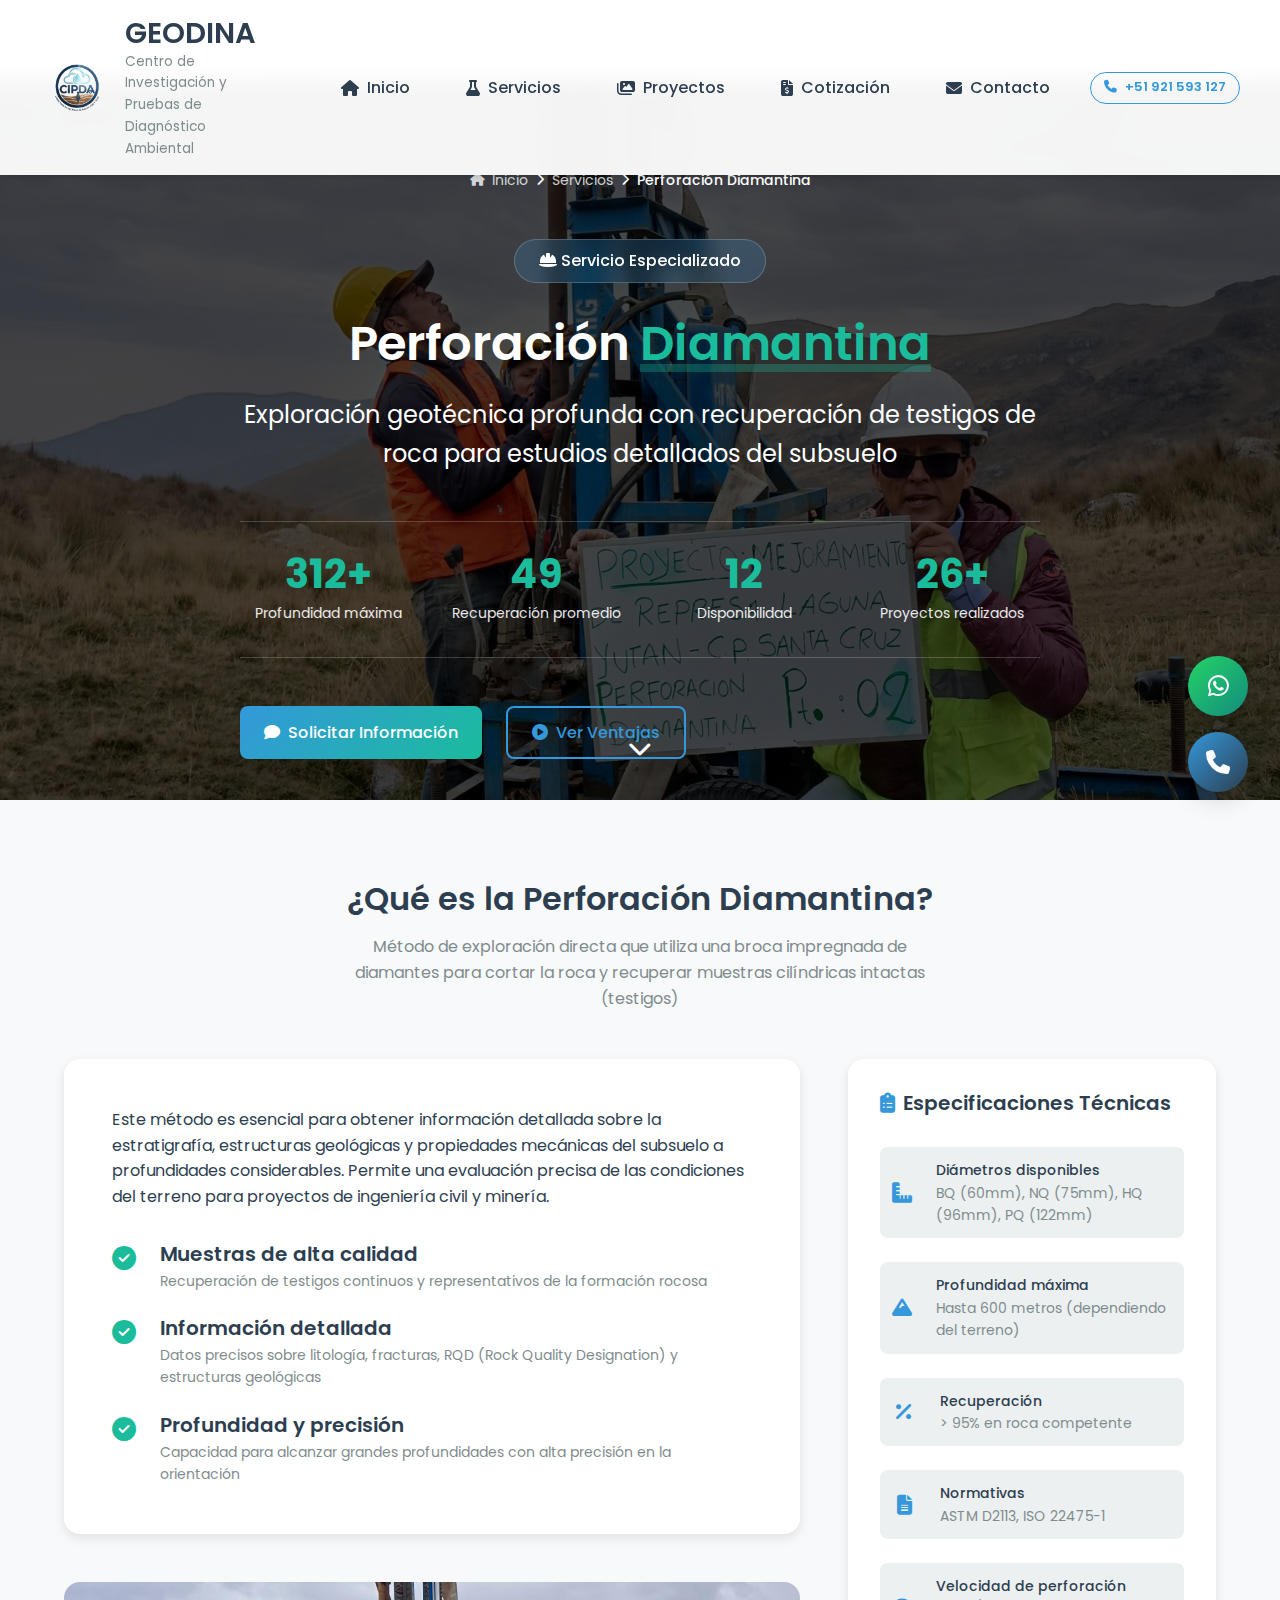
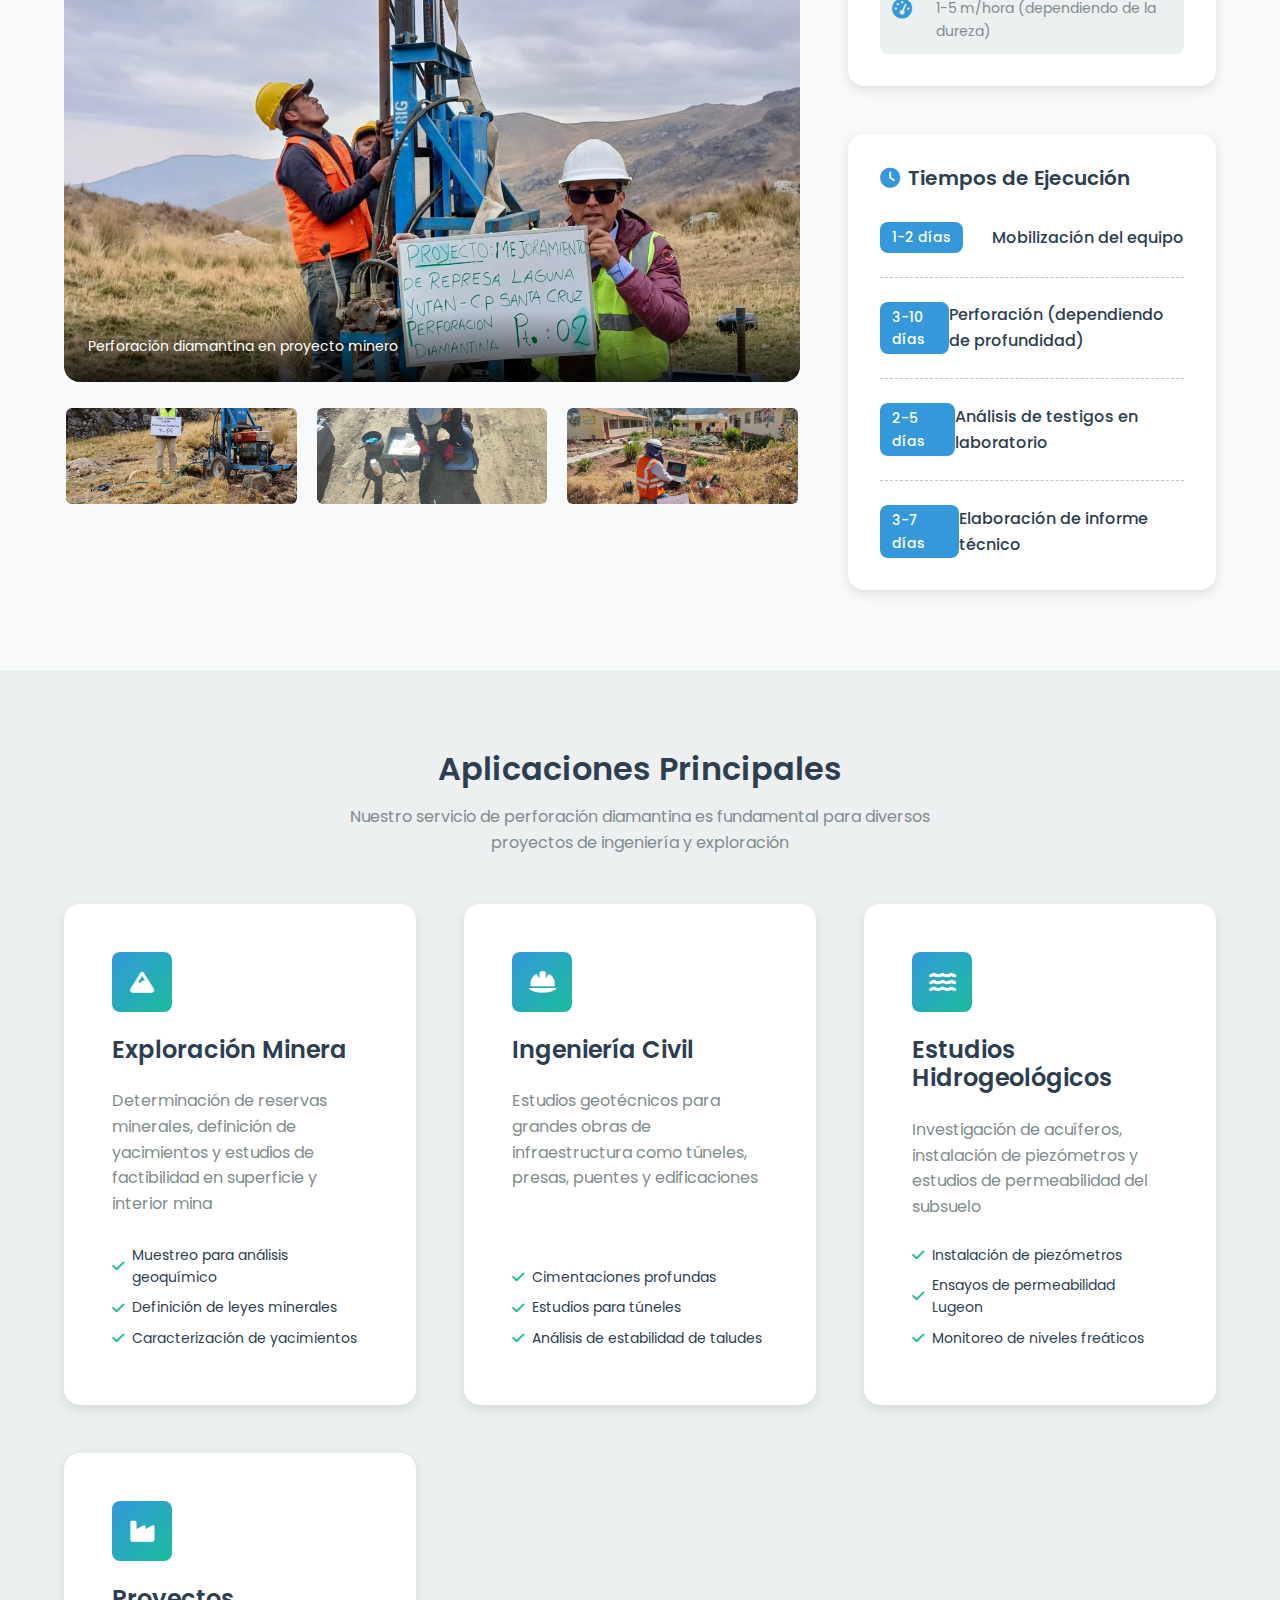
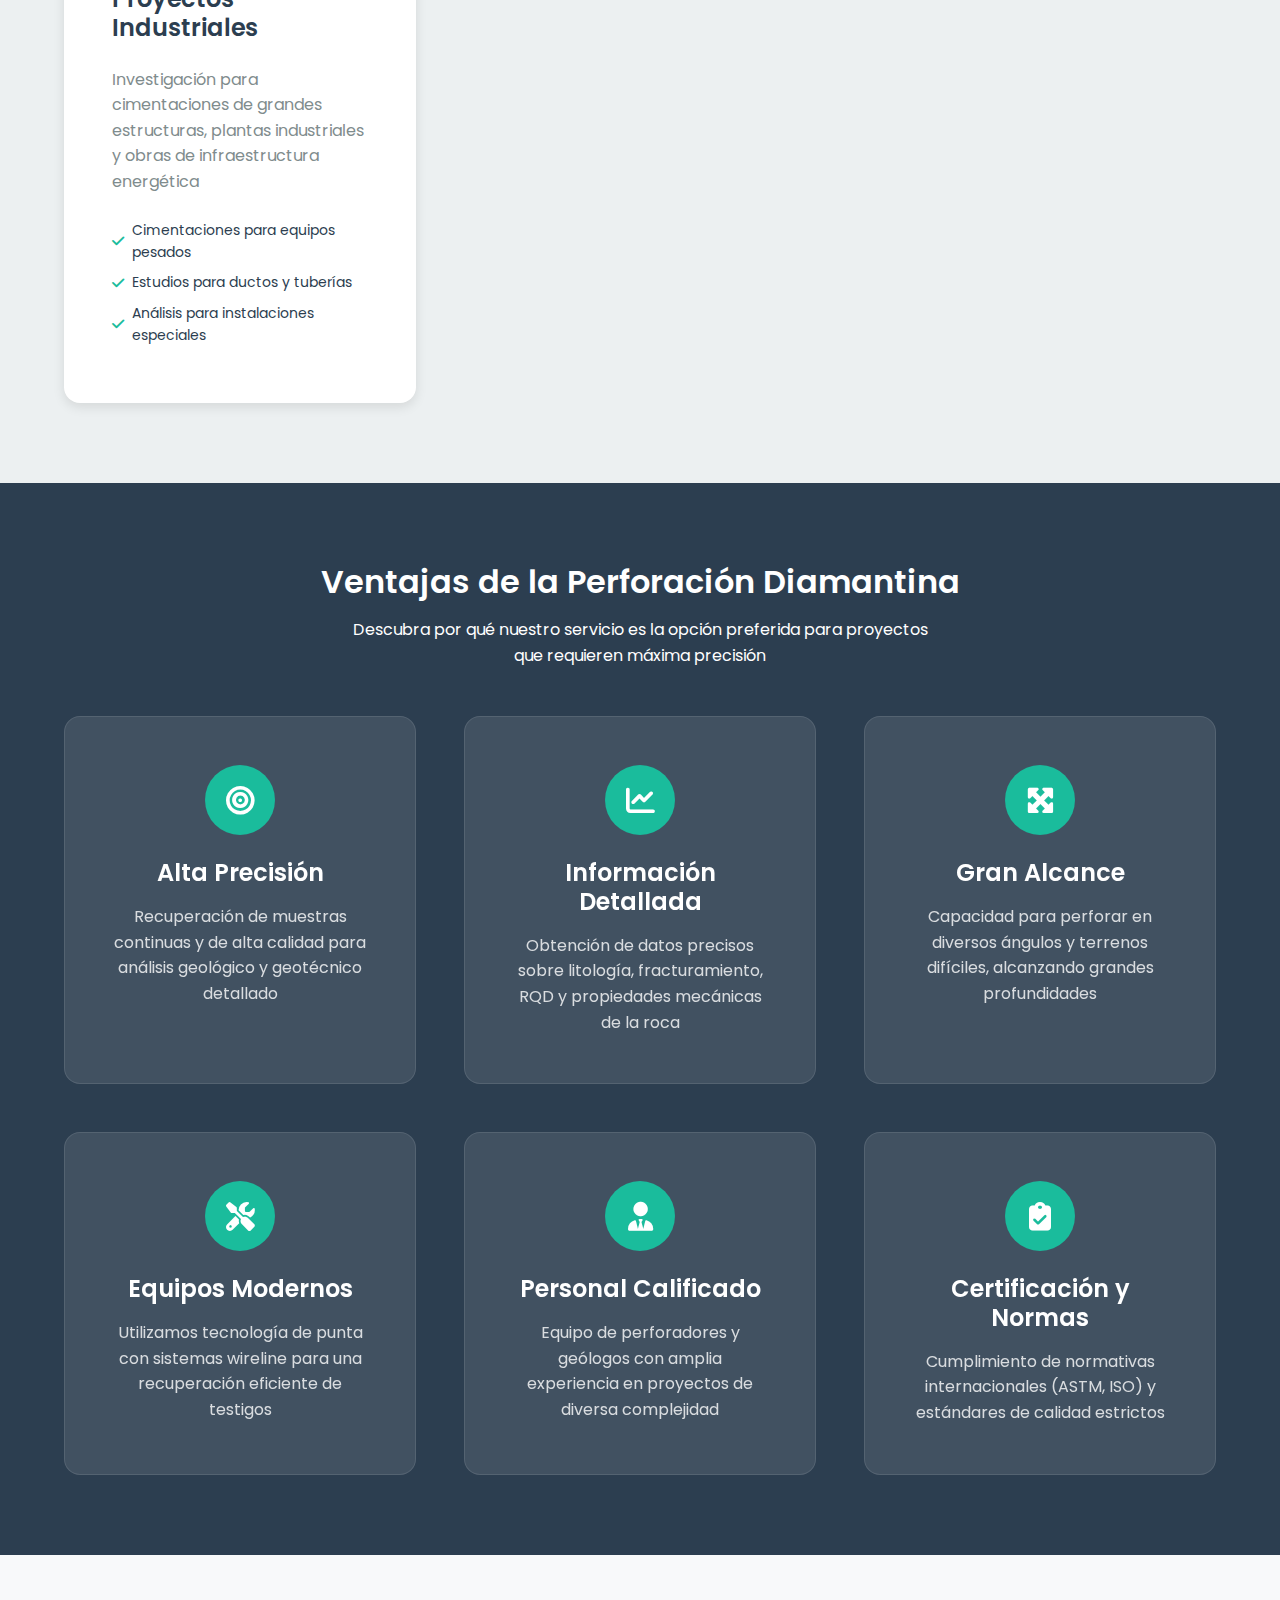
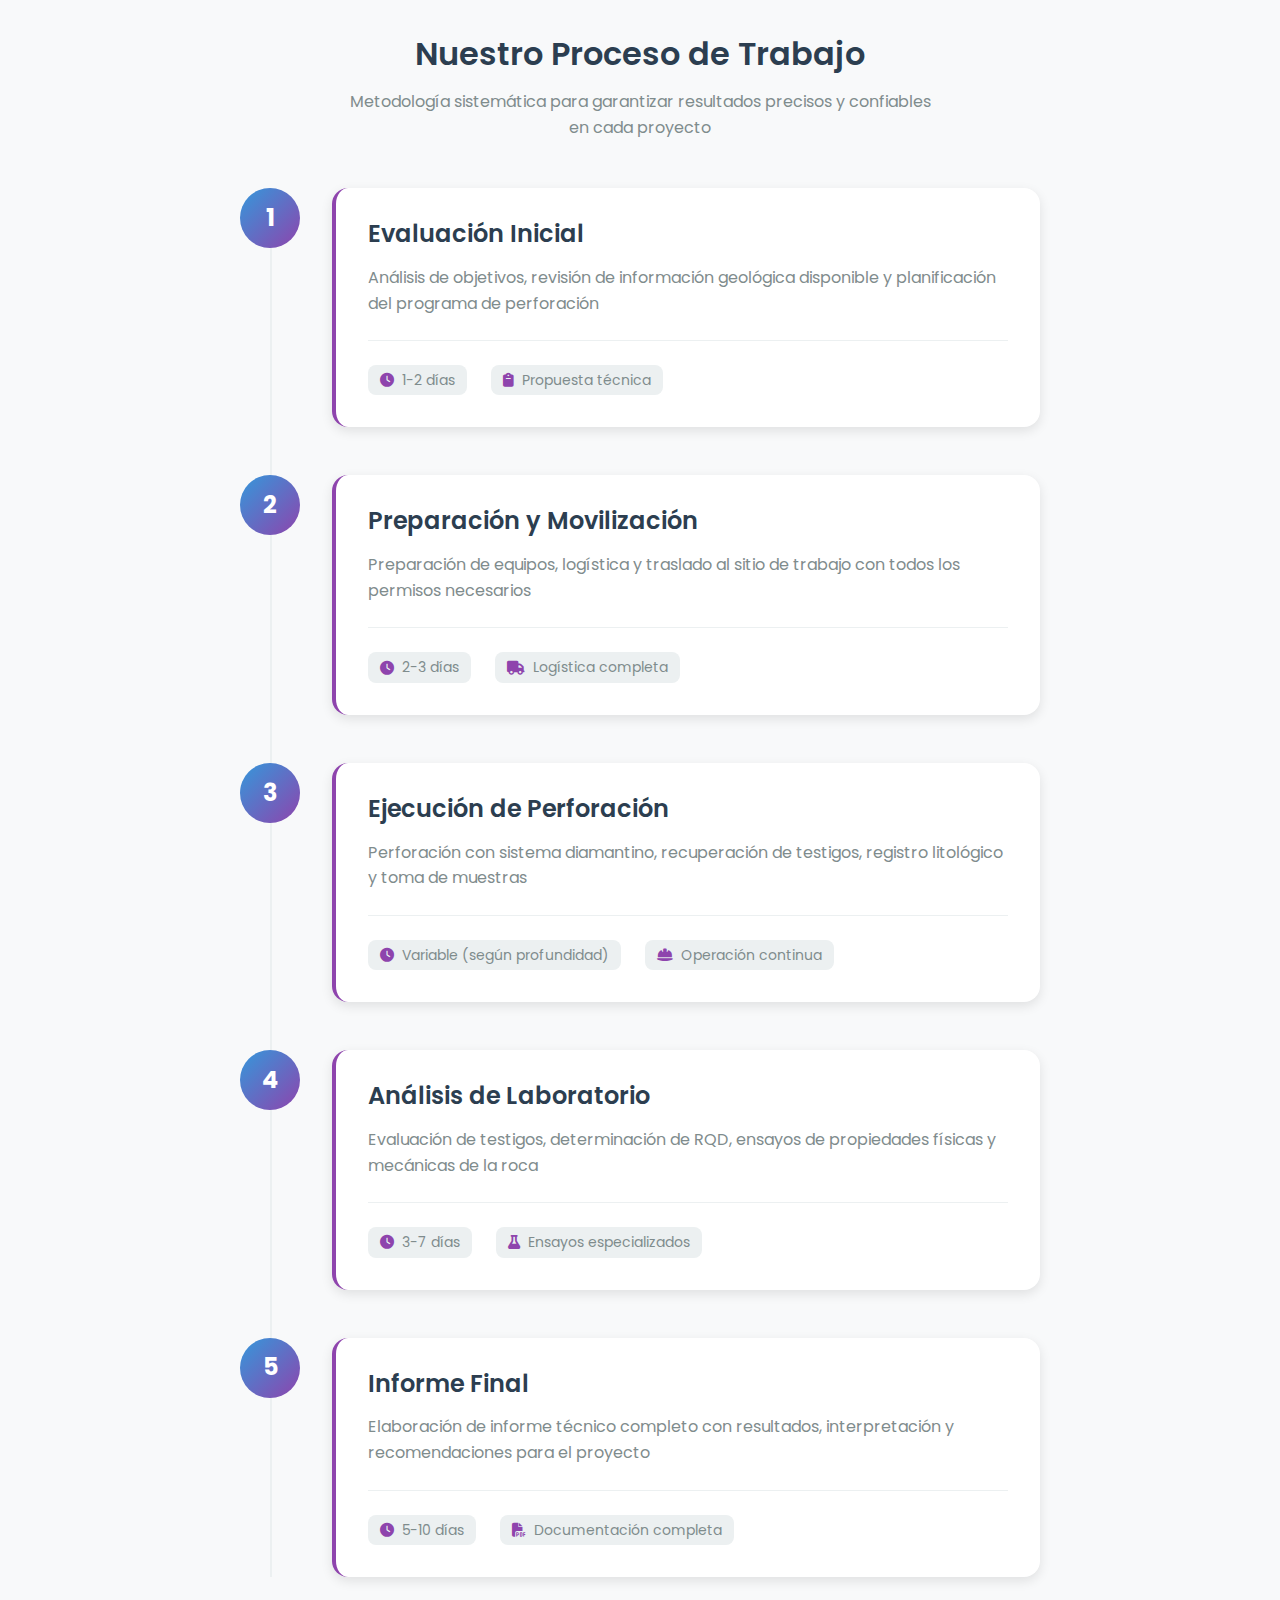
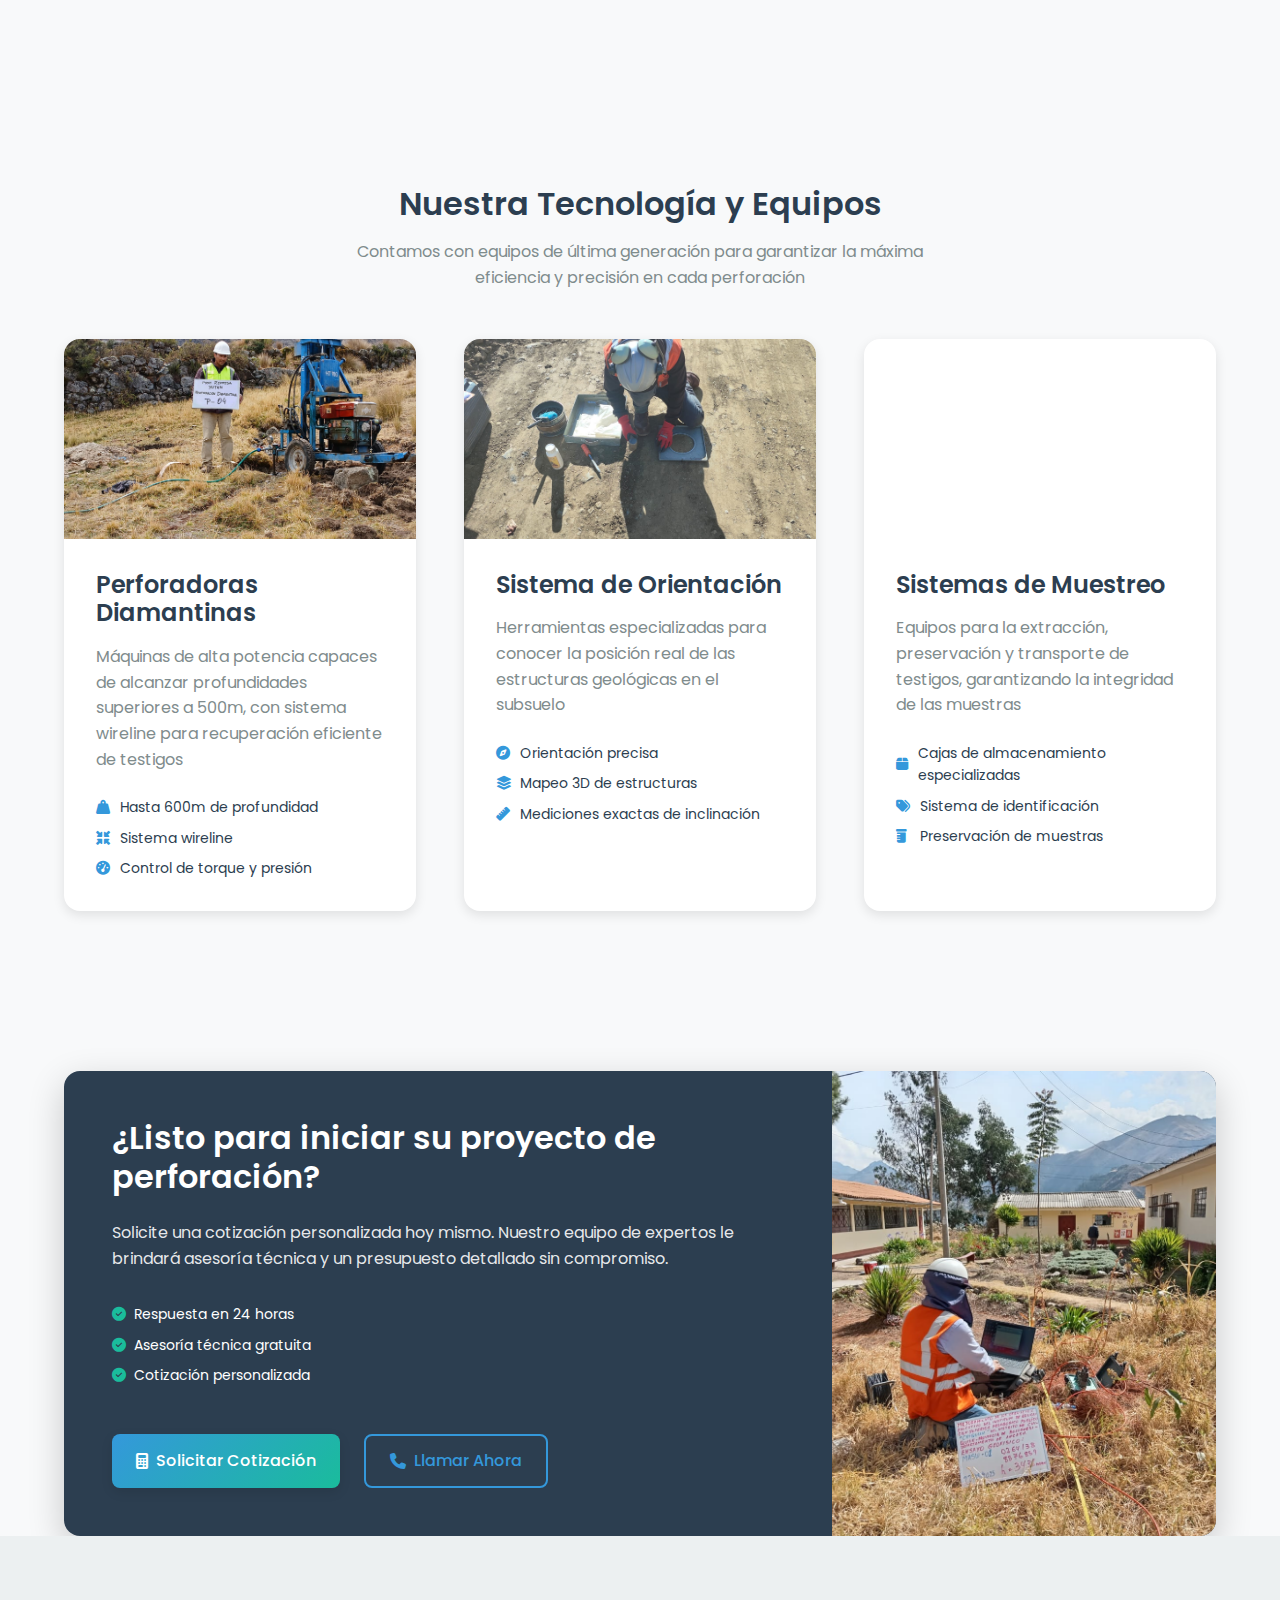
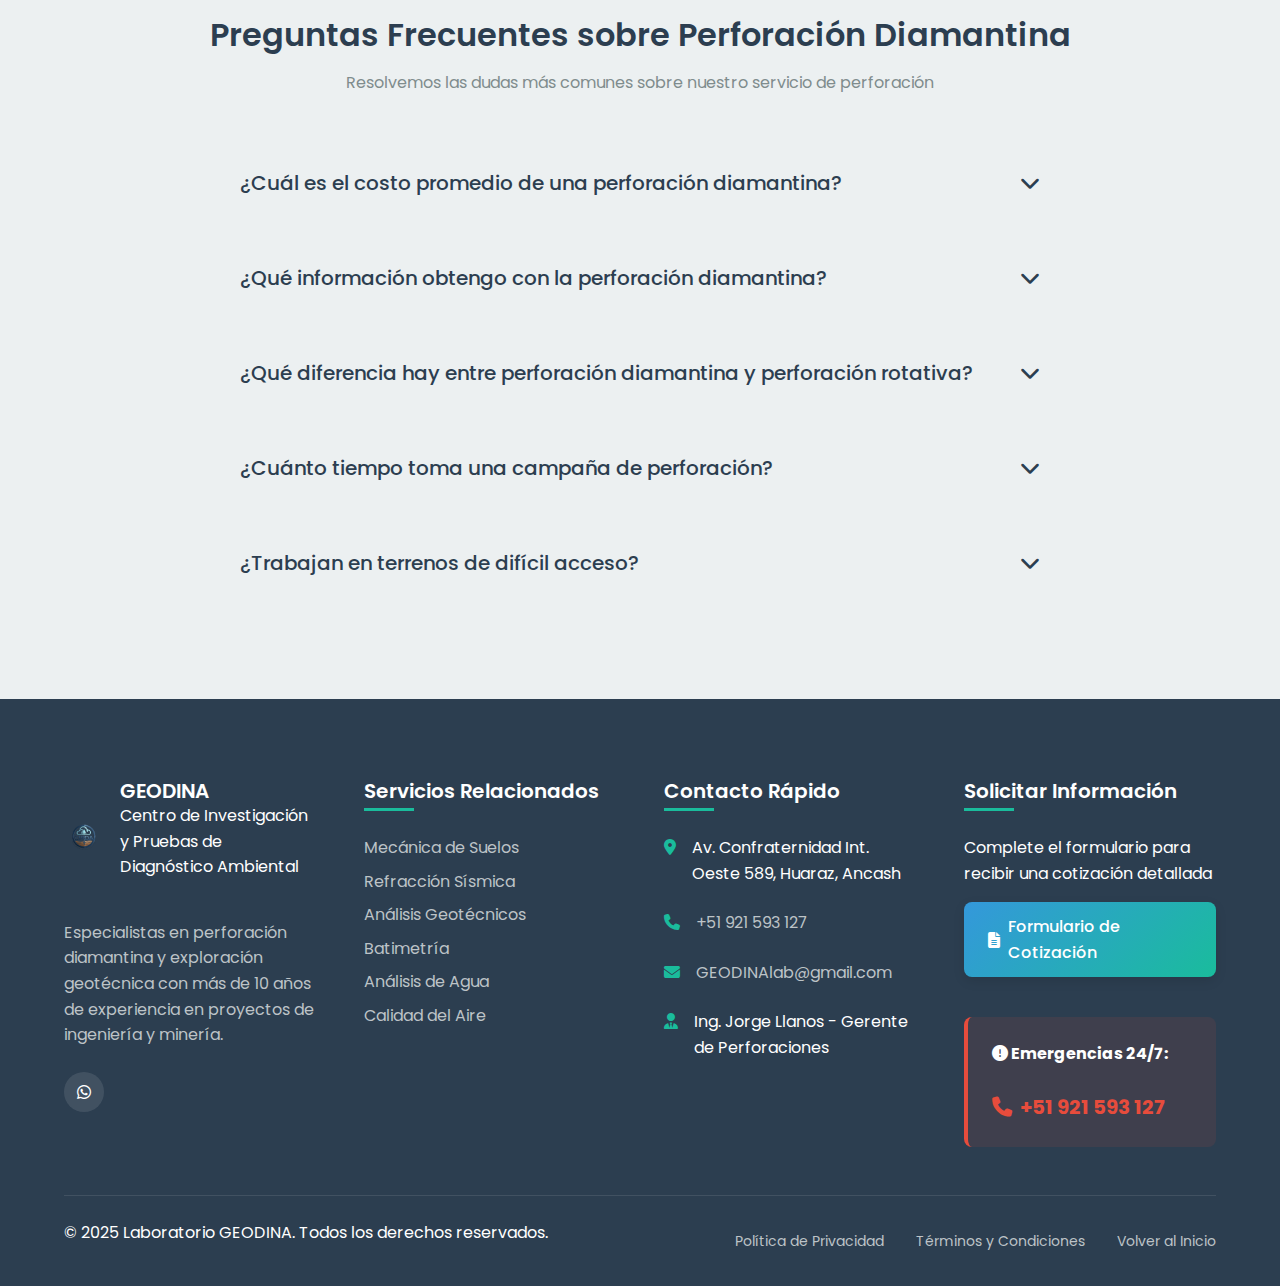
<file: perforacion-diamantina.html>
﻿<!DOCTYPE html>
<html lang="es">

<head>
    <meta charset="UTF-8">
    <meta name="viewport" content="width=device-width, initial-scale=1.0">
    <meta name="description"
        content="Servicio de Perforación Diamantina - Recuperación de testigos de roca para estudios geológicos y geotécnicos. Laboratorio GEODINA.">
    <meta name="keywords"
        content="perforación diamantina, testigos de roca, geología, geotecnia, laboratorio, exploración, sondajes, ensayos geotécnicos">
    <title>Perforación Diamantina | GEODINA Lab - Expertos en Exploración Geotécnica</title>
    <link rel="stylesheet" href="https://cdnjs.cloudflare.com/ajax/libs/font-awesome/6.4.0/css/all.min.css">
    <link rel="stylesheet" href="https://fonts.googleapis.com/css2?family=Poppins:wght@300;400;500;600;700&display=swap">
    <link rel="stylesheet" href="styles.css?v=2">
    <link rel="icon" href="favicon.svg" type="image/svg+xml">
</head>

<body>
    <!-- HEADER MEJORADO -->
    <header class="header">
        <nav class="nav container">
            <div class="logo"><a href="index.html" style="display: flex; align-items: center; gap: 10px; text-decoration: none; color: inherit;"><img src="imagenes/LOGO1.png" alt="Logo Laboratorio GEODINA"><div class="logo-text">
                    <h1>GEODINA</h1>
                    <span>Centro de Investigación y Pruebas de Diagnóstico Ambiental</span>
                </div>
            </div>
            
            <div class="nav-right">
                <ul class="nav-menu" id="navMenu">
                    <li><a href="index.html#inicio" class="nav-link"><i class="fas fa-home"></i> Inicio</a></li>
                    <li><a href="index.html#servicios" class="nav-link"><i class="fas fa-flask"></i> Servicios</a></li>
                    <li><a href="index.html#galeria" class="nav-link"><i class="fas fa-images"></i> Proyectos</a></li>
                    <li><a href="index.html#cotizacion" class="nav-link"><i class="fas fa-file-invoice-dollar"></i> Cotización</a></li>
                    <li><a href="index.html#contacto" class="nav-link"><i class="fas fa-envelope"></i> Contacto</a></li>
                </ul>
                <div class="header-contact">
                    <a href="tel:+51921593127" class="phone-link">
                        <i class="fas fa-phone"></i> +51 921 593 127
                    </a>
                </div>
            </div>
            
            <button class="mobile-toggle" id="mobileToggle" aria-label="Menú de navegación">
                <span></span>
                <span></span>
                <span></span>
            </button>
        </nav>
    </header>

    <!-- HERO SECTION ESPECÍFICO PARA PERFORACIÓN DIAMANTINA -->
    <section class="service-hero">
        <div class="hero-background" style="background-image: linear-gradient(rgba(0, 0, 0, 0.7), rgba(0, 0, 0, 0.7)), url('imagenes/diamantina4.jpeg');"></div>
        
        <div class="container hero-content">
            <!-- Breadcrumb mejorado -->
            <nav class="breadcrumb" aria-label="Ruta de navegación">
                <a href="index.html"><i class="fas fa-home"></i> Inicio</a>
                <i class="fas fa-chevron-right"></i>
                <a href="index.html#servicios">Servicios</a>
                <i class="fas fa-chevron-right"></i>
                <span class="current">Perforación Diamantina</span>
            </nav>
            
            <div class="hero-text">
                <div class="service-badge">
                    <i class="fas fa-hard-hat"></i> Servicio Especializado
                </div>
                <h1 class="hero-title">Perforación <span class="highlight">Diamantina</span></h1>
                <p class="hero-subtitle">Exploración geotécnica profunda con recuperación de testigos de roca para estudios detallados del subsuelo</p>
                
                <div class="hero-stats">
                    <div class="stat">
                        <span class="stat-number">600m+</span>
                        <span class="stat-label">Profundidad máxima</span>
                    </div>
                    <div class="stat">
                        <span class="stat-number">95%</span>
                        <span class="stat-label">Recuperación promedio</span>
                    </div>
                    <div class="stat">
                        <span class="stat-number">24/7</span>
                        <span class="stat-label">Disponibilidad</span>
                    </div>
                    <div class="stat">
                        <span class="stat-number">50+</span>
                        <span class="stat-label">Proyectos realizados</span>
                    </div>
                </div>
                
                <div class="hero-buttons">
                    <a href="#contact-section" class="btn btn-primary">
                        <i class="fas fa-comment"></i> Solicitar Información
                    </a>
                    <a href="#beneficios" class="btn btn-outline">
                        <i class="fas fa-play-circle"></i> Ver Ventajas
                    </a>
                </div>
            </div>
        </div>
        
        <div class="scroll-indicator">
            <i class="fas fa-chevron-down"></i>
        </div>
    </section>

    <!-- SECCIÓN DE INTRODUCCIÓN -->
    <section class="section">
        <div class="container">
            <div class="section-header">
                <h2>¿Qué es la Perforación Diamantina?</h2>
                <p>Método de exploración directa que utiliza una broca impregnada de diamantes para cortar la roca y recuperar muestras cilíndricas intactas (testigos)</p>
            </div>
            
            <div class="content-grid">
                <div class="content-main">
                    <div class="info-card">
                        <p>Este método es esencial para obtener información detallada sobre la estratigrafía, estructuras geológicas y propiedades mecánicas del subsuelo a profundidades considerables. Permite una evaluación precisa de las condiciones del terreno para proyectos de ingeniería civil y minería.</p>
                        
                        <div class="feature-list">
                            <div class="feature">
                                <i class="fas fa-check-circle"></i>
                                <div>
                                    <h4>Muestras de alta calidad</h4>
                                    <p>Recuperación de testigos continuos y representativos de la formación rocosa</p>
                                </div>
                            </div>
                            <div class="feature">
                                <i class="fas fa-check-circle"></i>
                                <div>
                                    <h4>Información detallada</h4>
                                    <p>Datos precisos sobre litología, fracturas, RQD (Rock Quality Designation) y estructuras geológicas</p>
                                </div>
                            </div>
                            <div class="feature">
                                <i class="fas fa-check-circle"></i>
                                <div>
                                    <h4>Profundidad y precisión</h4>
                                    <p>Capacidad para alcanzar grandes profundidades con alta precisión en la orientación</p>
                                </div>
                            </div>
                        </div>
                    </div>
                    
                    <div class="image-gallery">
                        <div class="main-image">
                            <img src="imagenes/diamantina4.jpeg" alt="Equipo de perforación diamantina" loading="lazy">
                            <div class="image-caption">Perforación diamantina en proyecto minero</div>
                        </div>
                        <div class="thumbnails">
                            <div class="thumb">
                                <img src="imagenes/perforacioneje3.jpeg" alt="Testigos de roca" loading="lazy">
                            </div>
                            <div class="thumb">
                                <img src="imagenes/densidad_4.jpeg" alt="Equipo de perforación" loading="lazy">
                            </div>
                            <div class="thumb">
                                <img src="imagenes/refraccion_sismica.jpeg" alt="Operación de campo" loading="lazy">
                            </div>
                        </div>
                    </div>
                </div>
                
                <div class="content-sidebar">
                    <div class="sidebar-card">
                        <h3><i class="fas fa-clipboard-list"></i> Especificaciones Técnicas</h3>
                        <div class="specs-list">
                            <div class="spec-item">
                                <i class="fas fa-ruler-combined"></i>
                                <div>
                                    <span class="spec-label">Diámetros disponibles</span>
                                    <span class="spec-value">BQ (60mm), NQ (75mm), HQ (96mm), PQ (122mm)</span>
                                </div>
                            </div>
                            <div class="spec-item">
                                <i class="fas fa-mountain"></i>
                                <div>
                                    <span class="spec-label">Profundidad máxima</span>
                                    <span class="spec-value">Hasta 600 metros (dependiendo del terreno)</span>
                                </div>
                            </div>
                            <div class="spec-item">
                                <i class="fas fa-percentage"></i>
                                <div>
                                    <span class="spec-label">Recuperación</span>
                                    <span class="spec-value">> 95% en roca competente</span>
                                </div>
                            </div>
                            <div class="spec-item">
                                <i class="fas fa-file-alt"></i>
                                <div>
                                    <span class="spec-label">Normativas</span>
                                    <span class="spec-value">ASTM D2113, ISO 22475-1</span>
                                </div>
                            </div>
                            <div class="spec-item">
                                <i class="fas fa-tachometer-alt"></i>
                                <div>
                                    <span class="spec-label">Velocidad de perforación</span>
                                    <span class="spec-value">1-5 m/hora (dependiendo de la dureza)</span>
                                </div>
                            </div>
                        </div>
                    </div>
                    
                    <div class="sidebar-card">
                        <h3><i class="fas fa-clock"></i> Tiempos de Ejecución</h3>
                        <div class="timeline">
                            <div class="timeline-item">
                                <span class="timeline-time">1-2 días</span>
                                <span class="timeline-text">Mobilización del equipo</span>
                            </div>
                            <div class="timeline-item">
                                <span class="timeline-time">3-10 días</span>
                                <span class="timeline-text">Perforación (dependiendo de profundidad)</span>
                            </div>
                            <div class="timeline-item">
                                <span class="timeline-time">2-5 días</span>
                                <span class="timeline-text">Análisis de testigos en laboratorio</span>
                            </div>
                            <div class="timeline-item">
                                <span class="timeline-time">3-7 días</span>
                                <span class="timeline-text">Elaboración de informe técnico</span>
                            </div>
                        </div>
                    </div>
                </div>
            </div>
        </div>
    </section>

    <!-- SECCIÓN DE APLICACIONES -->
    <section class="section applications-section">
        <div class="container">
            <div class="section-header">
                <h2>Aplicaciones Principales</h2>
                <p>Nuestro servicio de perforación diamantina es fundamental para diversos proyectos de ingeniería y exploración</p>
            </div>
            
            <div class="applications-grid">
                <div class="application-card">
                    <div class="app-icon">
                        <i class="fas fa-mountain"></i>
                    </div>
                    <h3>Exploración Minera</h3>
                    <p>Determinación de reservas minerales, definición de yacimientos y estudios de factibilidad en superficie y interior mina</p>
                    <ul>
                        <li><i class="fas fa-check"></i> Muestreo para análisis geoquímico</li>
                        <li><i class="fas fa-check"></i> Definición de leyes minerales</li>
                        <li><i class="fas fa-check"></i> Caracterización de yacimientos</li>
                    </ul>
                </div>
                
                <div class="application-card">
                    <div class="app-icon">
                        <i class="fas fa-hard-hat"></i>
                    </div>
                    <h3>Ingeniería Civil</h3>
                    <p>Estudios geotécnicos para grandes obras de infraestructura como túneles, presas, puentes y edificaciones</p>
                    <ul>
                        <li><i class="fas fa-check"></i> Cimentaciones profundas</li>
                        <li><i class="fas fa-check"></i> Estudios para túneles</li>
                        <li><i class="fas fa-check"></i> Análisis de estabilidad de taludes</li>
                    </ul>
                </div>
                
                <div class="application-card">
                    <div class="app-icon">
                        <i class="fas fa-water"></i>
                    </div>
                    <h3>Estudios Hidrogeológicos</h3>
                    <p>Investigación de acuíferos, instalación de piezómetros y estudios de permeabilidad del subsuelo</p>
                    <ul>
                        <li><i class="fas fa-check"></i> Instalación de piezómetros</li>
                        <li><i class="fas fa-check"></i> Ensayos de permeabilidad Lugeon</li>
                        <li><i class="fas fa-check"></i> Monitoreo de niveles freáticos</li>
                    </ul>
                </div>
                
                <div class="application-card">
                    <div class="app-icon">
                        <i class="fas fa-industry"></i>
                    </div>
                    <h3>Proyectos Industriales</h3>
                    <p>Investigación para cimentaciones de grandes estructuras, plantas industriales y obras de infraestructura energética</p>
                    <ul>
                        <li><i class="fas fa-check"></i> Cimentaciones para equipos pesados</li>
                        <li><i class="fas fa-check"></i> Estudios para ductos y tuberías</li>
                        <li><i class="fas fa-check"></i> Análisis para instalaciones especiales</li>
                    </ul>
                </div>
            </div>
        </div>
    </section>

    <!-- SECCIÓN DE BENEFICIOS -->
    <section class="section benefits-section" id="beneficios">
        <div class="container">
            <div class="section-header">
                <h2>Ventajas de la Perforación Diamantina</h2>
                <p>Descubra por qué nuestro servicio es la opción preferida para proyectos que requieren máxima precisión</p>
            </div>
            
            <div class="benefits-grid">
                <div class="benefit-card">
                    <div class="benefit-icon">
                        <i class="fas fa-bullseye"></i>
                    </div>
                    <h3>Alta Precisión</h3>
                    <p>Recuperación de muestras continuas y de alta calidad para análisis geológico y geotécnico detallado</p>
                </div>
                
                <div class="benefit-card">
                    <div class="benefit-icon">
                        <i class="fas fa-chart-line"></i>
                    </div>
                    <h3>Información Detallada</h4>
                    <p>Obtención de datos precisos sobre litología, fracturamiento, RQD y propiedades mecánicas de la roca</p>
                </div>
                
                <div class="benefit-card">
                    <div class="benefit-icon">
                        <i class="fas fa-expand-arrows-alt"></i>
                    </div>
                    <h3>Gran Alcance</h3>
                    <p>Capacidad para perforar en diversos ángulos y terrenos difíciles, alcanzando grandes profundidades</p>
                </div>
                
                <div class="benefit-card">
                    <div class="benefit-icon">
                        <i class="fas fa-tools"></i>
                    </div>
                    <h3>Equipos Modernos</h3>
                    <p>Utilizamos tecnología de punta con sistemas wireline para una recuperación eficiente de testigos</p>
                </div>
                
                <div class="benefit-card">
                    <div class="benefit-icon">
                        <i class="fas fa-user-tie"></i>
                    </div>
                    <h3>Personal Calificado</h3>
                    <p>Equipo de perforadores y geólogos con amplia experiencia en proyectos de diversa complejidad</p>
                </div>
                
                <div class="benefit-card">
                    <div class="benefit-icon">
                        <i class="fas fa-clipboard-check"></i>
                    </div>
                    <h3>Certificación y Normas</h3>
                    <p>Cumplimiento de normativas internacionales (ASTM, ISO) y estándares de calidad estrictos</p>
                </div>
            </div>
        </div>
    </section>

    <!-- SECCIÓN DE PROCESO DE TRABAJO -->
    <section class="section process-section">
        <div class="container">
            <div class="section-header">
                <h2>Nuestro Proceso de Trabajo</h2>
                <p>Metodología sistemática para garantizar resultados precisos y confiables en cada proyecto</p>
            </div>
            
            <div class="process-timeline">
                <div class="process-step">
                    <div class="step-number">1</div>
                    <div class="step-content">
                        <h3>Evaluación Inicial</h3>
                        <p>Análisis de objetivos, revisión de información geológica disponible y planificación del programa de perforación</p>
                        <div class="step-details">
                            <span><i class="fas fa-clock"></i> 1-2 días</span>
                            <span><i class="fas fa-clipboard"></i> Propuesta técnica</span>
                        </div>
                    </div>
                </div>
                
                <div class="process-step">
                    <div class="step-number">2</div>
                    <div class="step-content">
                        <h3>Preparación y Movilización</h3>
                        <p>Preparación de equipos, logística y traslado al sitio de trabajo con todos los permisos necesarios</p>
                        <div class="step-details">
                            <span><i class="fas fa-clock"></i> 2-3 días</span>
                            <span><i class="fas fa-truck"></i> Logística completa</span>
                        </div>
                    </div>
                </div>
                
                <div class="process-step">
                    <div class="step-number">3</div>
                    <div class="step-content">
                        <h3>Ejecución de Perforación</h3>
                        <p>Perforación con sistema diamantino, recuperación de testigos, registro litológico y toma de muestras</p>
                        <div class="step-details">
                            <span><i class="fas fa-clock"></i> Variable (según profundidad)</span>
                            <span><i class="fas fa-hard-hat"></i> Operación continua</span>
                        </div>
                    </div>
                </div>
                
                <div class="process-step">
                    <div class="step-number">4</div>
                    <div class="step-content">
                        <h3>Análisis de Laboratorio</h3>
                        <p>Evaluación de testigos, determinación de RQD, ensayos de propiedades físicas y mecánicas de la roca</p>
                        <div class="step-details">
                            <span><i class="fas fa-clock"></i> 3-7 días</span>
                            <span><i class="fas fa-flask"></i> Ensayos especializados</span>
                        </div>
                    </div>
                </div>
                
                <div class="process-step">
                    <div class="step-number">5</div>
                    <div class="step-content">
                        <h3>Informe Final</h3>
                        <p>Elaboración de informe técnico completo con resultados, interpretación y recomendaciones para el proyecto</p>
                        <div class="step-details">
                            <span><i class="fas fa-clock"></i> 5-10 días</span>
                            <span><i class="fas fa-file-pdf"></i> Documentación completa</span>
                        </div>
                    </div>
                </div>
            </div>
        </div>
    </section>

    <!-- SECCIÓN DE EQUIPOS -->
    <section class="section equipment-section">
        <div class="container">
            <div class="section-header">
                <h2>Nuestra Tecnología y Equipos</h2>
                <p>Contamos con equipos de última generación para garantizar la máxima eficiencia y precisión en cada perforación</p>
            </div>
            
            <div class="equipment-grid">
                <div class="equipment-card">
                    <div class="equipment-image">
                        <img src="imagenes/perforacioneje3.jpeg" alt="Equipo de perforación diamantina" loading="lazy">
                    </div>
                    <div class="equipment-content">
                        <h3>Perforadoras Diamantinas</h3>
                        <p>Máquinas de alta potencia capaces de alcanzar profundidades superiores a 500m, con sistema wireline para recuperación eficiente de testigos</p>
                        <div class="equipment-specs">
                            <span><i class="fas fa-weight-hanging"></i> Hasta 600m de profundidad</span>
                            <span><i class="fas fa-compress-arrows-alt"></i> Sistema wireline</span>
                            <span><i class="fas fa-tachometer-alt"></i> Control de torque y presión</span>
                        </div>
                    </div>
                </div>
                
                <div class="equipment-card">
                    <div class="equipment-image">
                        <img src="imagenes/densidad_4.jpeg" alt="Equipo de orientación" loading="lazy">
                    </div>
                    <div class="equipment-content">
                        <h3>Sistema de Orientación</h3>
                        <p>Herramientas especializadas para conocer la posición real de las estructuras geológicas en el subsuelo</p>
                        <div class="equipment-specs">
                            <span><i class="fas fa-compass"></i> Orientación precisa</span>
                            <span><i class="fas fa-layer-group"></i> Mapeo 3D de estructuras</span>
                            <span><i class="fas fa-ruler"></i> Mediciones exactas de inclinación</span>
                        </div>
                    </div>
                </div>
                
                <div class="equipment-card">
                    <div class="equipment-image">
                        <img src="imagenes/cajaconmuestras1.jpeg" alt="Equipo de muestreo" loading="lazy">
                    </div>
                    <div class="equipment-content">
                        <h3>Sistemas de Muestreo</h3>
                        <p>Equipos para la extracción, preservación y transporte de testigos, garantizando la integridad de las muestras</p>
                        <div class="equipment-specs">
                            <span><i class="fas fa-box"></i> Cajas de almacenamiento especializadas</span>
                            <span><i class="fas fa-tags"></i> Sistema de identificación</span>
                            <span><i class="fas fa-prescription-bottle"></i> Preservación de muestras</span>
                        </div>
                    </div>
                </div>
            </div>
        </div>
    </section>

    <!-- SECCIÓN DE COTIZACIÓN -->
    <section class="section cta-section" id="contact-section">
        <div class="container">
            <div class="cta-card">
                <div class="cta-content">
                    <h2>¿Listo para iniciar su proyecto de perforación?</h2>
                    <p>Solicite una cotización personalizada hoy mismo. Nuestro equipo de expertos le brindará asesoría técnica y un presupuesto detallado sin compromiso.</p>
                    
                    <div class="cta-features">
                        <div class="cta-feature">
                            <i class="fas fa-check-circle"></i>
                            <span>Respuesta en 24 horas</span>
                        </div>
                        <div class="cta-feature">
                            <i class="fas fa-check-circle"></i>
                            <span>Asesoría técnica gratuita</span>
                        </div>
                        <div class="cta-feature">
                            <i class="fas fa-check-circle"></i>
                            <span>Cotización personalizada</span>
                        </div>
                    </div>
                    
                    <div class="cta-buttons">
                        <a href="index.html#cotizacion" class="btn btn-primary">
                            <i class="fas fa-calculator"></i> Solicitar Cotización
                        </a>
                        <a href="tel:+51921593127" class="btn btn-outline">
                            <i class="fas fa-phone"></i> Llamar Ahora
                        </a>
                    </div>
                </div>
                
                <div class="cta-image">
                    <img src="imagenes/refraccion_sismica.jpeg" alt="Equipo de perforación en acción" loading="lazy">
                </div>
            </div>
        </div>
    </section>

    <!-- FAQ ESPECÍFICO -->
    <section class="section faq-section">
        <div class="container">
            <div class="section-header">
                <h2>Preguntas Frecuentes sobre Perforación Diamantina</h2>
                <p>Resolvemos las dudas más comunes sobre nuestro servicio de perforación</p>
            </div>
            
            <div class="faq-container">
                <div class="faq-item">
                    <button class="faq-question">
                        <span>¿Cuál es el costo promedio de una perforación diamantina?</span>
                        <i class="fas fa-chevron-down"></i>
                    </button>
                    <div class="faq-answer">
                        <p>El costo varía según la profundidad, diámetro, tipo de terreno, ubicación y servicios adicionales requeridos. En promedio, el costo por metro perforado oscila entre S/ 300 y S/ 800, dependiendo de la complejidad. Ofrecemos cotizaciones personalizadas después de evaluar los requerimientos específicos de su proyecto.</p>
                    </div>
                </div>
                
                <div class="faq-item">
                    <button class="faq-question">
                        <span>¿Qué información obtengo con la perforación diamantina?</span>
                        <i class="fas fa-chevron-down"></i>
                    </button>
                    <div class="faq-answer">
                        <p>Obtendrá: 1) Testigos de roca para análisis visual y de laboratorio, 2) Registro litológico detallado, 3) Determinación del RQD (Rock Quality Designation), 4) Identificación de estructuras geológicas, 5) Datos de fracturación, 6) Información para ensayos de laboratorio (resistencia, permeabilidad, etc.), 7) Perfil geotécnico del subsuelo.</p>
                    </div>
                </div>
                
                <div class="faq-item">
                    <button class="faq-question">
                        <span>¿Qué diferencia hay entre perforación diamantina y perforación rotativa?</span>
                        <i class="fas fa-chevron-down"></i>
                    </button>
                    <div class="faq-answer">
                        <p>La perforación diamantina utiliza una corona con diamantes industriales que corta la roca, recuperando testigos cilíndricos continuos. La perforación rotativa tritura la roca con una mecha tricónica, produciendo ripios (cuttings) pero no testigos continuos. La diamantina es ideal cuando se necesita información detallada del subsuelo, mientras que la rotativa es más rápida y económica para reconocimiento general.</p>
                    </div>
                </div>
                
                <div class="faq-item">
                    <button class="faq-question">
                        <span>¿Cuánto tiempo toma una campaña de perforación?</span>
                        <i class="fas fa-chevron-down"></i>
                    </button>
                    <div class="faq-answer">
                        <p>El tiempo varía según: 1) Número de perforaciones, 2) Profundidad de cada una, 3) Tipo de terreno, 4) Accesibilidad al sitio. En promedio, una perforación de 100m puede tomar 2-3 días de trabajo efectivo. A esto debe sumarse el tiempo de movilización, preparación y desmovilización del equipo.</p>
                    </div>
                </div>
                
                <div class="faq-item">
                    <button class="faq-question">
                        <span>¿Trabajan en terrenos de difícil acceso?</span>
                        <i class="fas fa-chevron-down"></i>
                    </button>
                    <div class="faq-answer">
                        <p>Sí, contamos con equipos portátiles y modulares que pueden ser transportados a terrenos de difícil acceso mediante helicóptero, animales de carga o personal. Hemos trabajado en zonas montañosas, selváticas y desérticas en todo el Perú, adaptándonos a las condiciones logísticas específicas de cada proyecto.</p>
                    </div>
                </div>
            </div>
        </div>
    </section>

    <!-- FOOTER MEJORADO -->
    <footer class="footer" id="contacto">
        <div class="container">
            <div class="footer-content">
                <div class="footer-col">
                    <div class="footer-logo">
                        <img src="imagenes/LOGO1.png" alt="Logo GEODINA">
                        <div class="logo-text">
                            <h3>GEODINA</h3>
                            <p>Centro de Investigación y Pruebas de Diagnóstico Ambiental</p>
                        </div>
                    </div>
                    <p class="footer-description">Especialistas en perforación diamantina y exploración geotécnica con más de 10 años de experiencia en proyectos de ingeniería y minería.</p>
                    <div class="social-links">
                        <a href="#" aria-label="Facebook" style="display:none"><i class="fab fa-facebook"></i></a>
                        <a href="#" aria-label="LinkedIn" style="display:none"><i class="fab fa-linkedin"></i></a>
                        <a href="#" aria-label="Instagram" style="display:none"><i class="fab fa-instagram"></i></a>
                        <a href="https://wa.me/51921593127" aria-label="WhatsApp"><i class="fab fa-whatsapp"></i></a>
                    </div>
                </div>
                
                <div class="footer-col">
                    <h4>Servicios Relacionados</h4>
                    <ul class="footer-links">
                        <li><a href="index.html#servicios">Mecánica de Suelos</a></li>
                        <li><a href="refraccion-sismica.html">Refracción Sísmica</a></li>
                        <li><a href="articulo-suelos.html">Análisis Geotécnicos</a></li>
                        <li><a href="batimetria.html">Batimetría</a></li>
                        <li><a href="index.html#servicios">Análisis de Agua</a></li>
                        <li><a href="index.html#servicios">Calidad del Aire</a></li>
                    </ul>
                </div>
                
                <div class="footer-col">
                    <h4>Contacto Rápido</h4>
                    <ul class="contact-info">
                        <li>
                            <i class="fas fa-map-marker-alt"></i>
                            <span>Av. Confraternidad Int. Oeste 589, Huaraz, Ancash</span>
                        </li>
                        <li>
                            <i class="fas fa-phone"></i>
                            <a href="tel:+51921593127">+51 921 593 127</a>
                        </li>
                        <li>
                            <i class="fas fa-envelope"></i>
                            <a href="mailto:GEODINAlab@gmail.com">GEODINAlab@gmail.com</a>
                        </li>
                        <li>
                            <i class="fas fa-user-tie"></i>
                            <span>Ing. Jorge Llanos - Gerente de Perforaciones</span>
                        </li>
                    </ul>
                </div>
                
                <div class="footer-col">
                    <h4>Solicitar Información</h4>
                    <p>Complete el formulario para recibir una cotización detallada</p>
                    <a href="index.html#cotizacion" class="btn btn-primary" style="width: 100%; margin-bottom: 1rem;">
                        <i class="fas fa-file-alt"></i> Formulario de Cotización
                    </a>
                    <div class="emergency-contact">
                        <p><strong><i class="fas fa-exclamation-circle"></i> Emergencias 24/7:</strong></p>
                        <a href="tel:+51921593127" class="emergency-phone">
                            <i class="fas fa-phone"></i> +51 921 593 127
                        </a>
                    </div>
                </div>
            </div>
            
            <div class="footer-bottom">
                <p>&copy; 2025 Laboratorio GEODINA. Todos los derechos reservados.</p>
                <div class="footer-legal">
                    <a href="politica-privacidad.html">Política de Privacidad</a>
                    <a href="terminos-condiciones.html">Términos y Condiciones</a>
                    <a href="index.html">Volver al Inicio</a>
                </div>
            </div>
        </div>
    </footer>

    <!-- BOTONES FLOTANTES -->
    <div class="floating-buttons">
        <a href="https://wa.me/51921593127?text=Hola,%20me%20interesa%20el%20servicio%20de%20Perforación%20Diamantina" 
           class="whatsapp-float" target="_blank" aria-label="Chat por WhatsApp sobre Perforación Diamantina">
            <i class="fab fa-whatsapp"></i>
            <span class="tooltip">Consulta sobre Perforación</span>
        </a>
        <a href="tel:+51921593127" class="phone-float" aria-label="Llamar por teléfono">
            <i class="fas fa-phone"></i>
            <span class="tooltip">Llámanos</span>
        </a>
        <button class="scroll-top" id="scrollTop" aria-label="Volver arriba">
            <i class="fas fa-chevron-up"></i>
            <span class="tooltip">Volver arriba</span>
        </button>
    </div>

    <script src="script.js?v=2"></script>
    
    <script>
        // JavaScript específico para la página de Perforación Diamantina
        document.addEventListener('DOMContentLoaded', function() {
            // Inicializar funcionalidades específicas de esta página
            
            // Galería de imágenes
            const mainImage = document.querySelector('.main-image img');
            const thumbnails = document.querySelectorAll('.thumb img');
            
            thumbnails.forEach(thumb => {
                thumb.addEventListener('click', function() {
                    mainImage.src = this.src;
                    
                    // Actualizar clase activa
                    thumbnails.forEach(t => t.parentElement.classList.remove('active'));
                    this.parentElement.classList.add('active');
                });
            });
            
            // FAQ específico
            const faqQuestions = document.querySelectorAll('.faq-question');
            
            faqQuestions.forEach(question => {
                question.addEventListener('click', function() {
                    this.classList.toggle('active');
                    const answer = this.nextElementSibling;
                    
                    if (this.classList.contains('active')) {
                        answer.style.maxHeight = answer.scrollHeight + 'px';
                    } else {
                        answer.style.maxHeight = '0';
                    }
                    
                    // Cerrar otras preguntas
                    faqQuestions.forEach(otherQuestion => {
                        if (otherQuestion !== this && otherQuestion.classList.contains('active')) {
                            otherQuestion.classList.remove('active');
                            otherQuestion.nextElementSibling.style.maxHeight = '0';
                        }
                    });
                });
            });
            
            // Animación de estadísticas
            const stats = document.querySelectorAll('.stat-number');
            stats.forEach(stat => {
                const finalValue = parseInt(stat.textContent);
                let currentValue = 0;
                const increment = finalValue / 50;
                const timer = setInterval(() => {
                    currentValue += increment;
                    if (currentValue >= finalValue) {
                        currentValue = finalValue;
                        clearInterval(timer);
                    }
                    stat.textContent = Math.floor(currentValue) + (stat.textContent.includes('+') ? '+' : '');
                }, 30);
            });
        });
    </script>
</body>

</html>
</file>
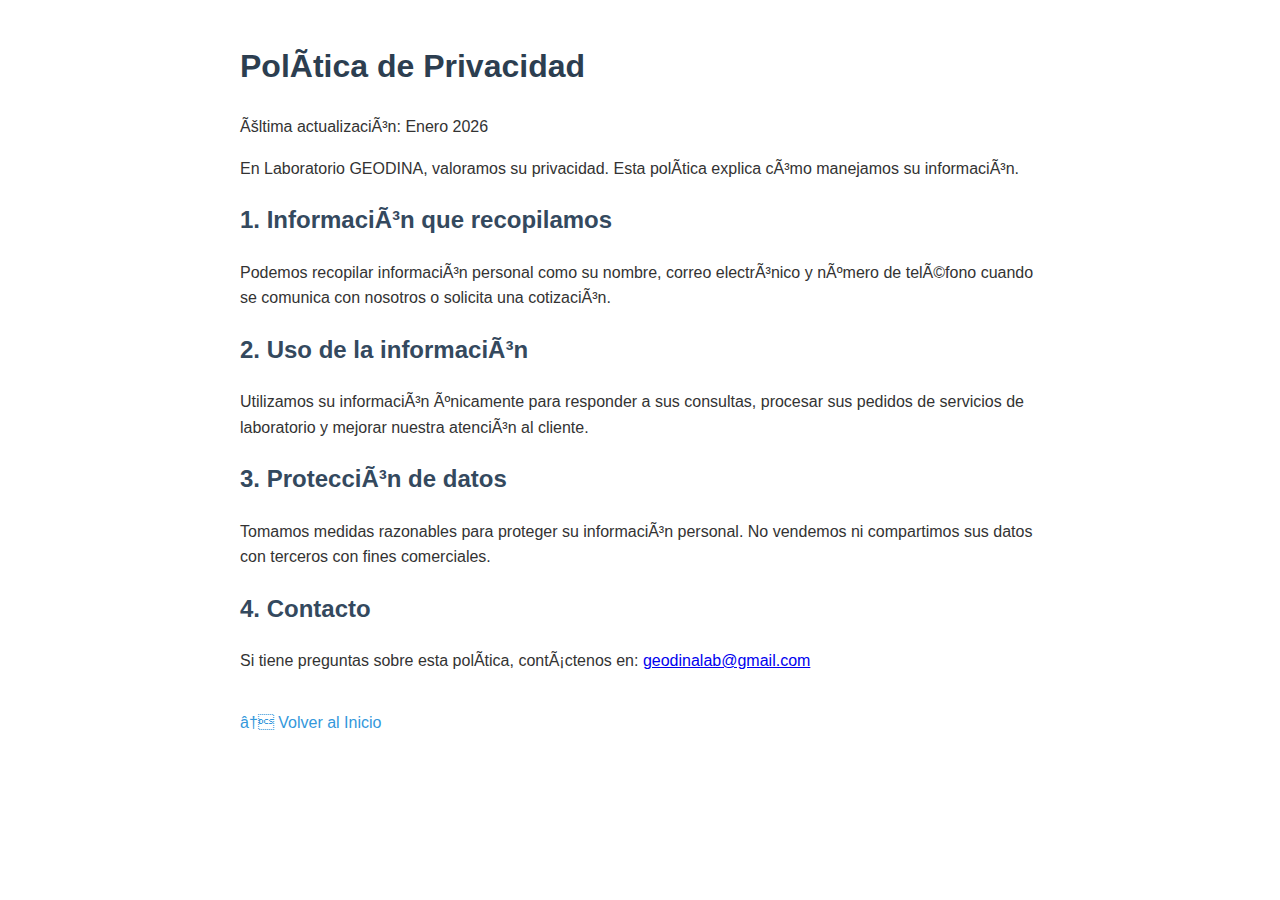
<file: politica-privacidad.html>
﻿<!DOCTYPE html>
<html lang="es">

<head>
    <meta charset="UTF-8">
    <meta name="viewport" content="width=device-width, initial-scale=1.0">
    <title>PolÃ­tica de Privacidad | Laboratorio GEODINA</title>
    <link rel="icon" href="favicon.svg" type="image/svg+xml">
    <style>
        body {
            font-family: Arial, sans-serif;
            line-height: 1.6;
            color: #333;
            max-width: 800px;
            margin: 0 auto;
            padding: 20px;
        }

        h1 {
            color: #2c3e50;
        }

        h2 {
            color: #34495e;
            margin-top: 20px;
        }

        .back-link {
            display: inline-block;
            margin-top: 20px;
            color: #3498db;
            text-decoration: none;
        }
    </style>
</head>

<body>
    <h1>PolÃ­tica de Privacidad</h1>
    <p>Ãšltima actualizaciÃ³n: Enero 2026</p>

    <p>En Laboratorio GEODINA, valoramos su privacidad. Esta polÃ­tica explica cÃ³mo manejamos su informaciÃ³n.</p>

    <h2>1. InformaciÃ³n que recopilamos</h2>
    <p>Podemos recopilar informaciÃ³n personal como su nombre, correo electrÃ³nico y nÃºmero de telÃ©fono cuando se comunica
        con nosotros o solicita una cotizaciÃ³n.</p>

    <h2>2. Uso de la informaciÃ³n</h2>
    <p>Utilizamos su informaciÃ³n Ãºnicamente para responder a sus consultas, procesar sus pedidos de servicios de
        laboratorio y mejorar nuestra atenciÃ³n al cliente.</p>

    <h2>3. ProtecciÃ³n de datos</h2>
    <p>Tomamos medidas razonables para proteger su informaciÃ³n personal. No vendemos ni compartimos sus datos con
        terceros con fines comerciales.</p>

    <h2>4. Contacto</h2>
    <p>Si tiene preguntas sobre esta polÃ­tica, contÃ¡ctenos en: <a
            href="mailto:geodinalab@gmail.com">geodinalab@gmail.com</a></p>

    <a href="index.html" class="back-link">â† Volver al Inicio</a>
</body>

</html>
</file>
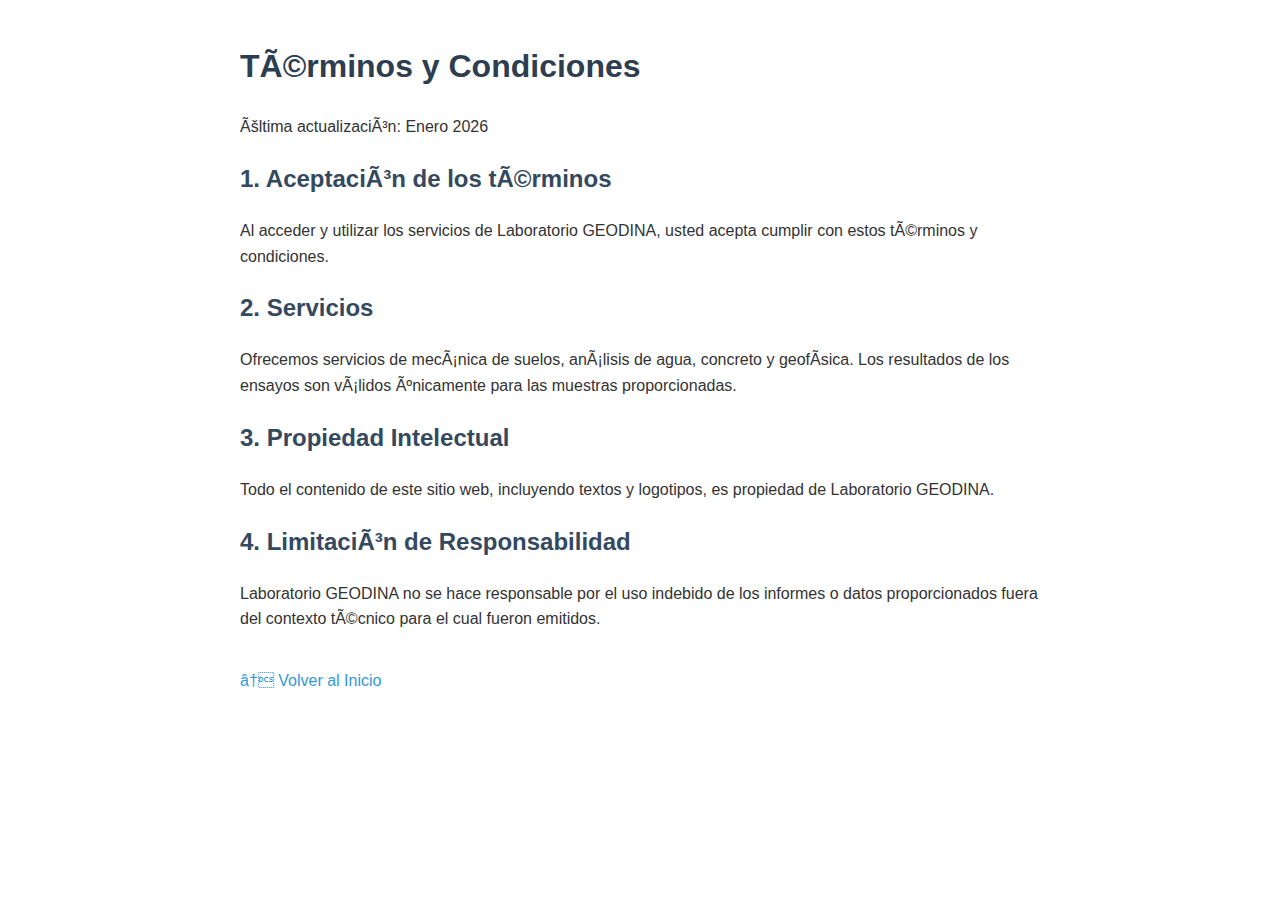
<file: terminos-condiciones.html>
﻿<!DOCTYPE html>
<html lang="es">

<head>
    <meta charset="UTF-8">
    <meta name="viewport" content="width=device-width, initial-scale=1.0">
    <title>TÃ©rminos y Condiciones | Laboratorio GEODINA</title>
    <link rel="icon" href="favicon.svg" type="image/svg+xml">
    <style>
        body {
            font-family: Arial, sans-serif;
            line-height: 1.6;
            color: #333;
            max-width: 800px;
            margin: 0 auto;
            padding: 20px;
        }

        h1 {
            color: #2c3e50;
        }

        h2 {
            color: #34495e;
            margin-top: 20px;
        }

        .back-link {
            display: inline-block;
            margin-top: 20px;
            color: #3498db;
            text-decoration: none;
        }
    </style>
</head>

<body>
    <h1>TÃ©rminos y Condiciones</h1>
    <p>Ãšltima actualizaciÃ³n: Enero 2026</p>

    <h2>1. AceptaciÃ³n de los tÃ©rminos</h2>
    <p>Al acceder y utilizar los servicios de Laboratorio GEODINA, usted acepta cumplir con estos tÃ©rminos y
        condiciones.</p>

    <h2>2. Servicios</h2>
    <p>Ofrecemos servicios de mecÃ¡nica de suelos, anÃ¡lisis de agua, concreto y geofÃ­sica. Los resultados de los ensayos
        son vÃ¡lidos Ãºnicamente para las muestras proporcionadas.</p>

    <h2>3. Propiedad Intelectual</h2>
    <p>Todo el contenido de este sitio web, incluyendo textos y logotipos, es propiedad de Laboratorio GEODINA.</p>

    <h2>4. LimitaciÃ³n de Responsabilidad</h2>
    <p>Laboratorio GEODINA no se hace responsable por el uso indebido de los informes o datos proporcionados fuera del
        contexto tÃ©cnico para el cual fueron emitidos.</p>

    <a href="index.html" class="back-link">â† Volver al Inicio</a>
</body>

</html>
</file>
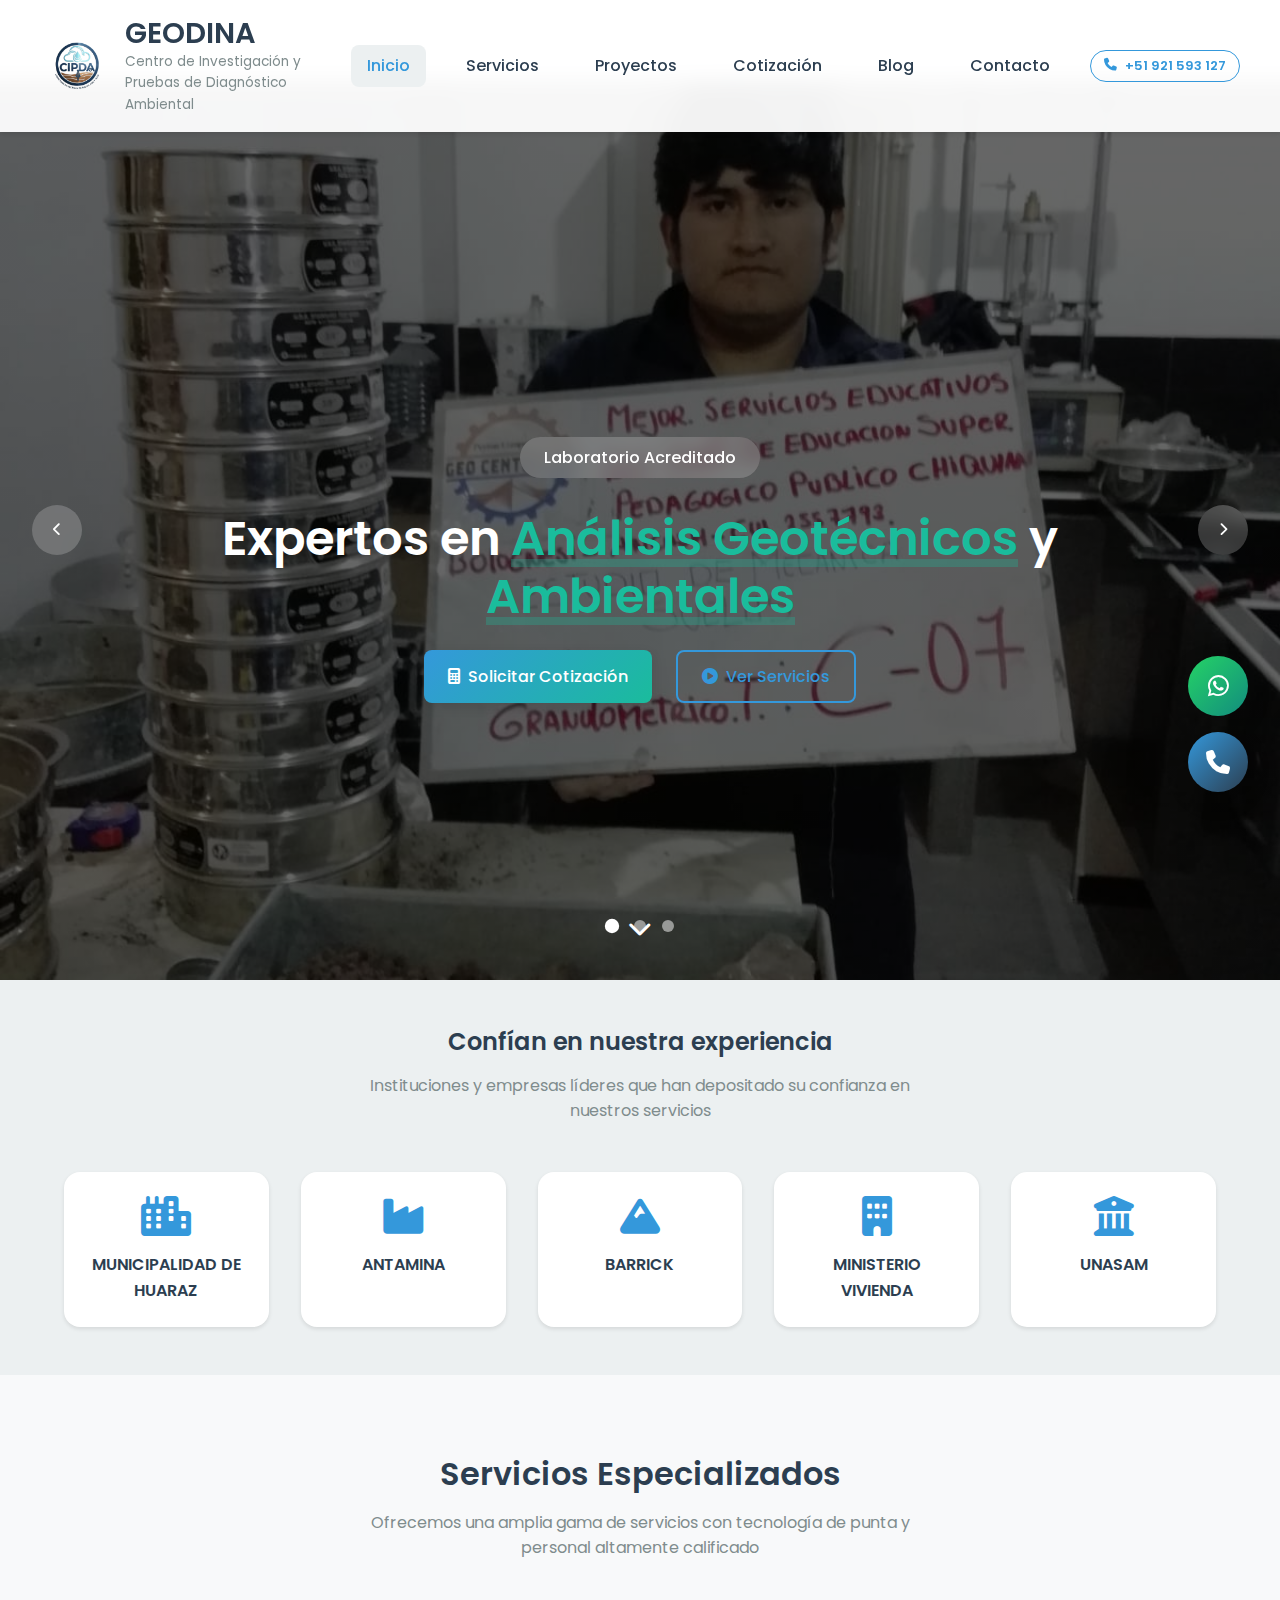
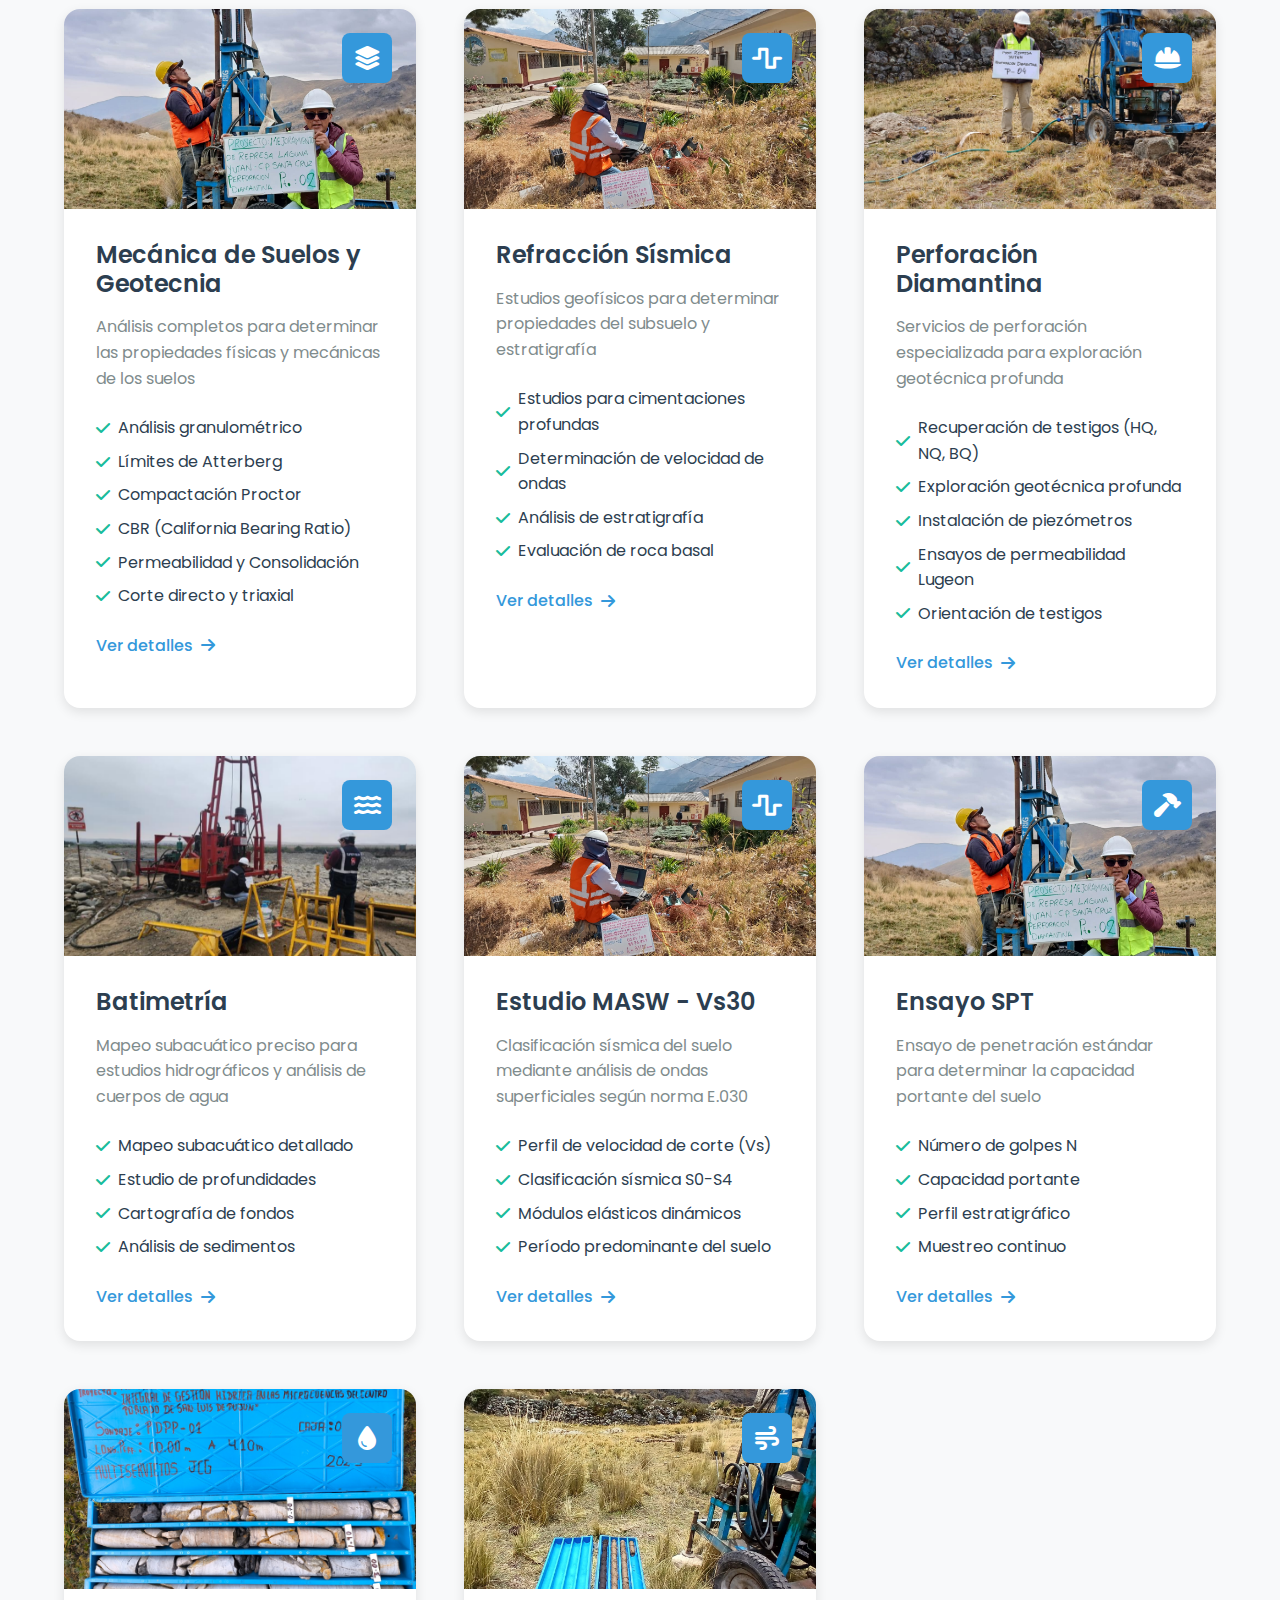
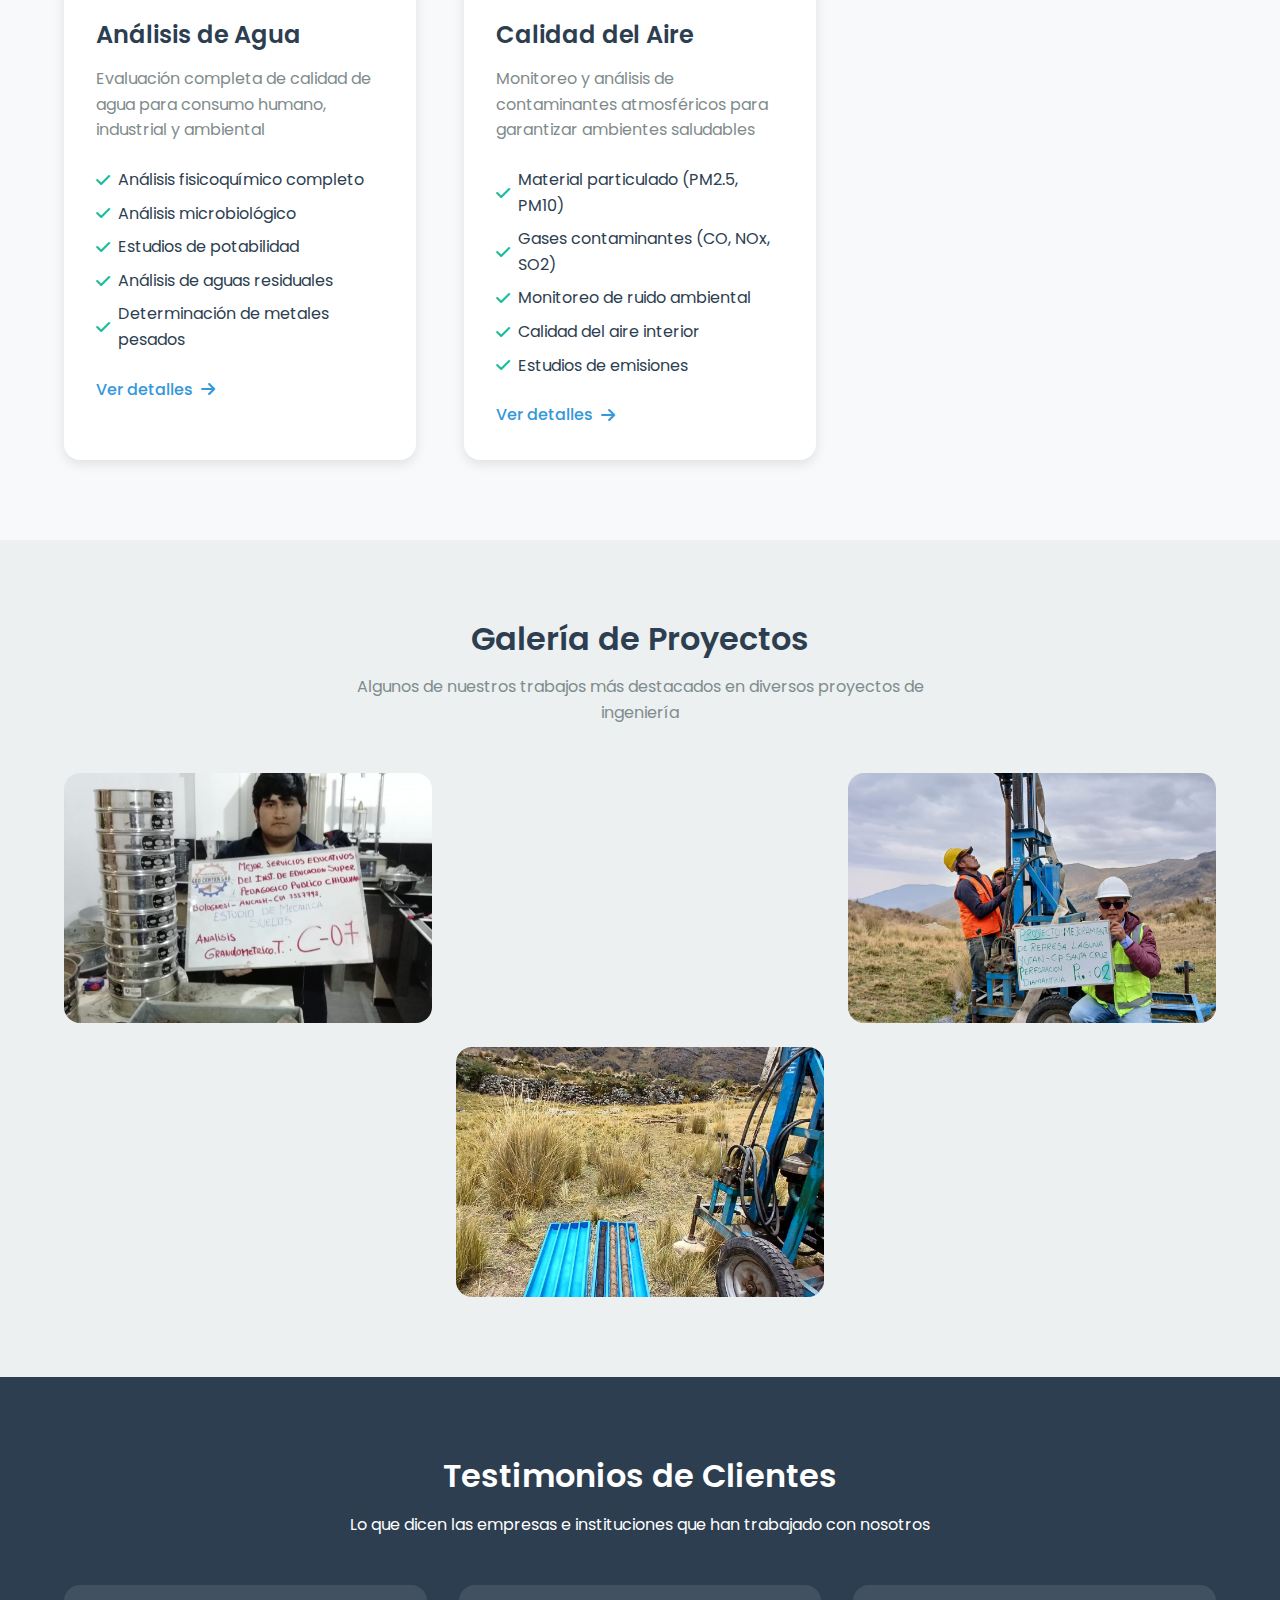
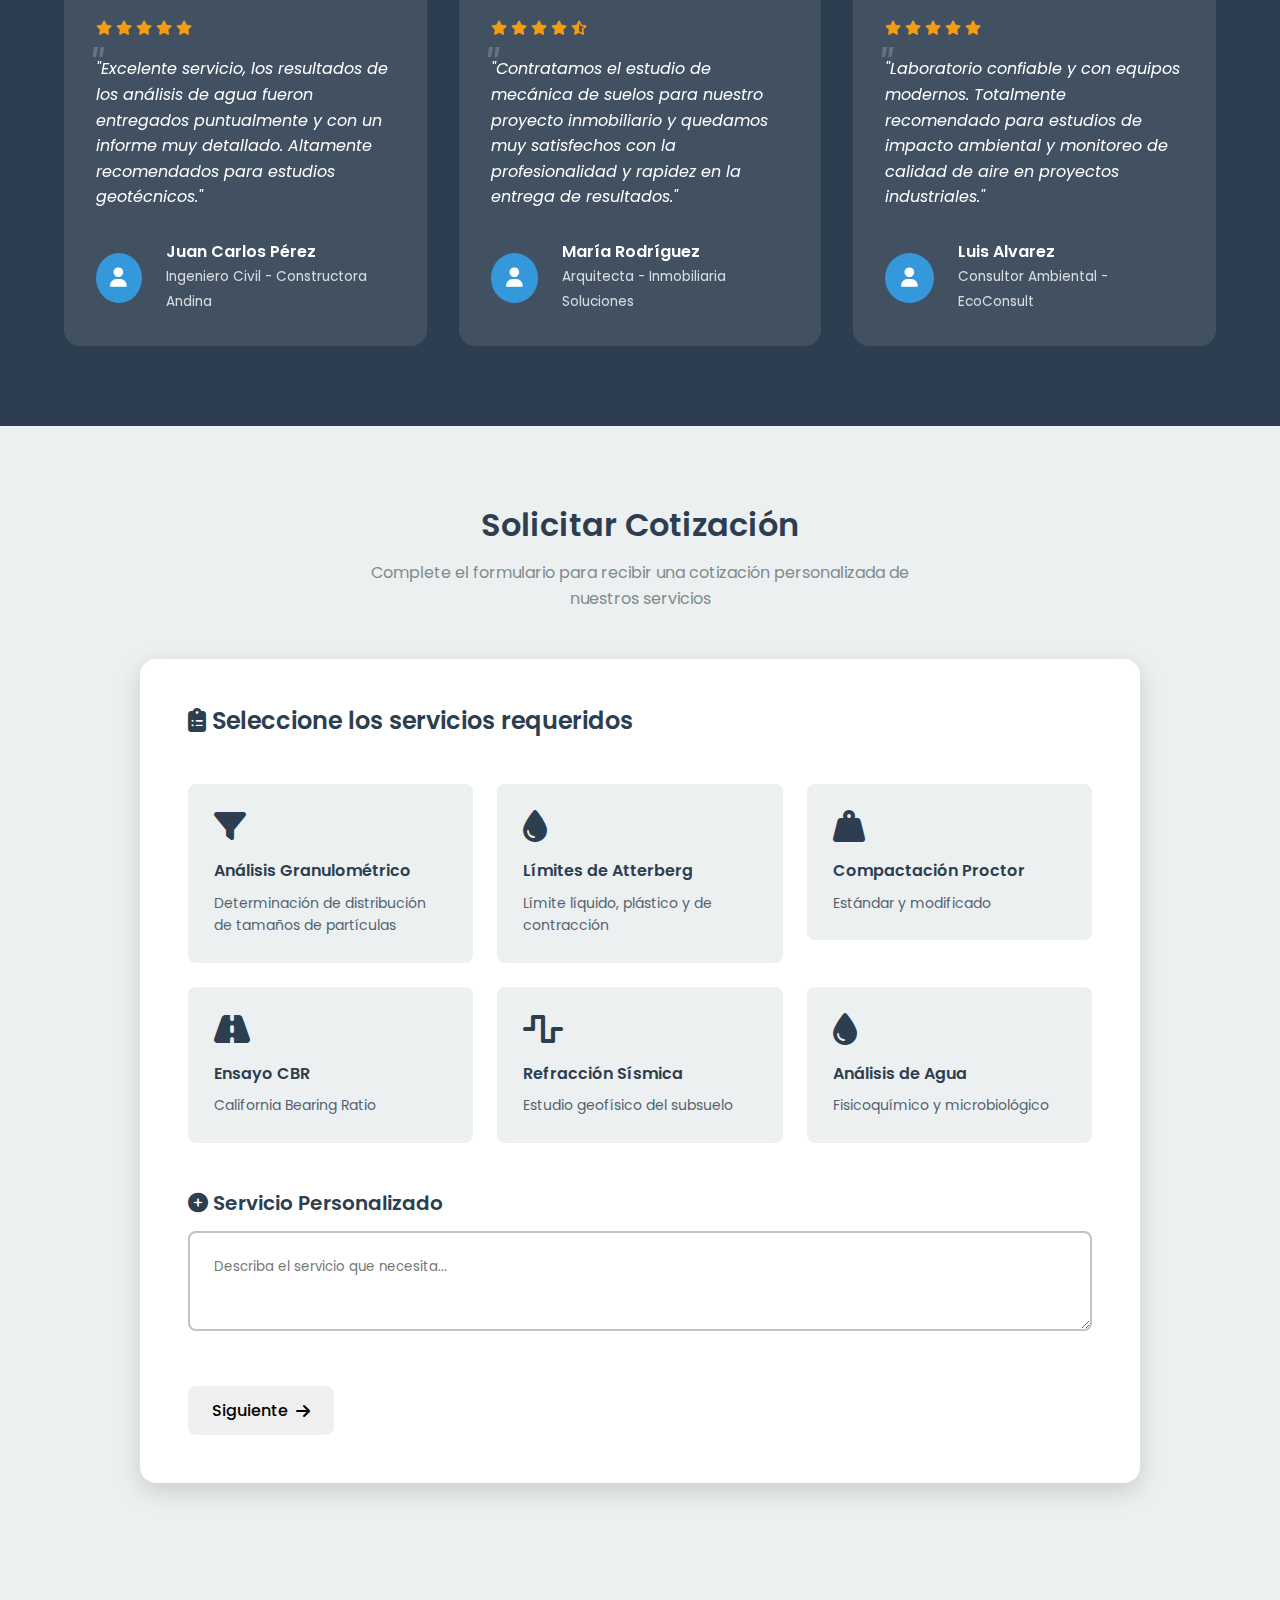
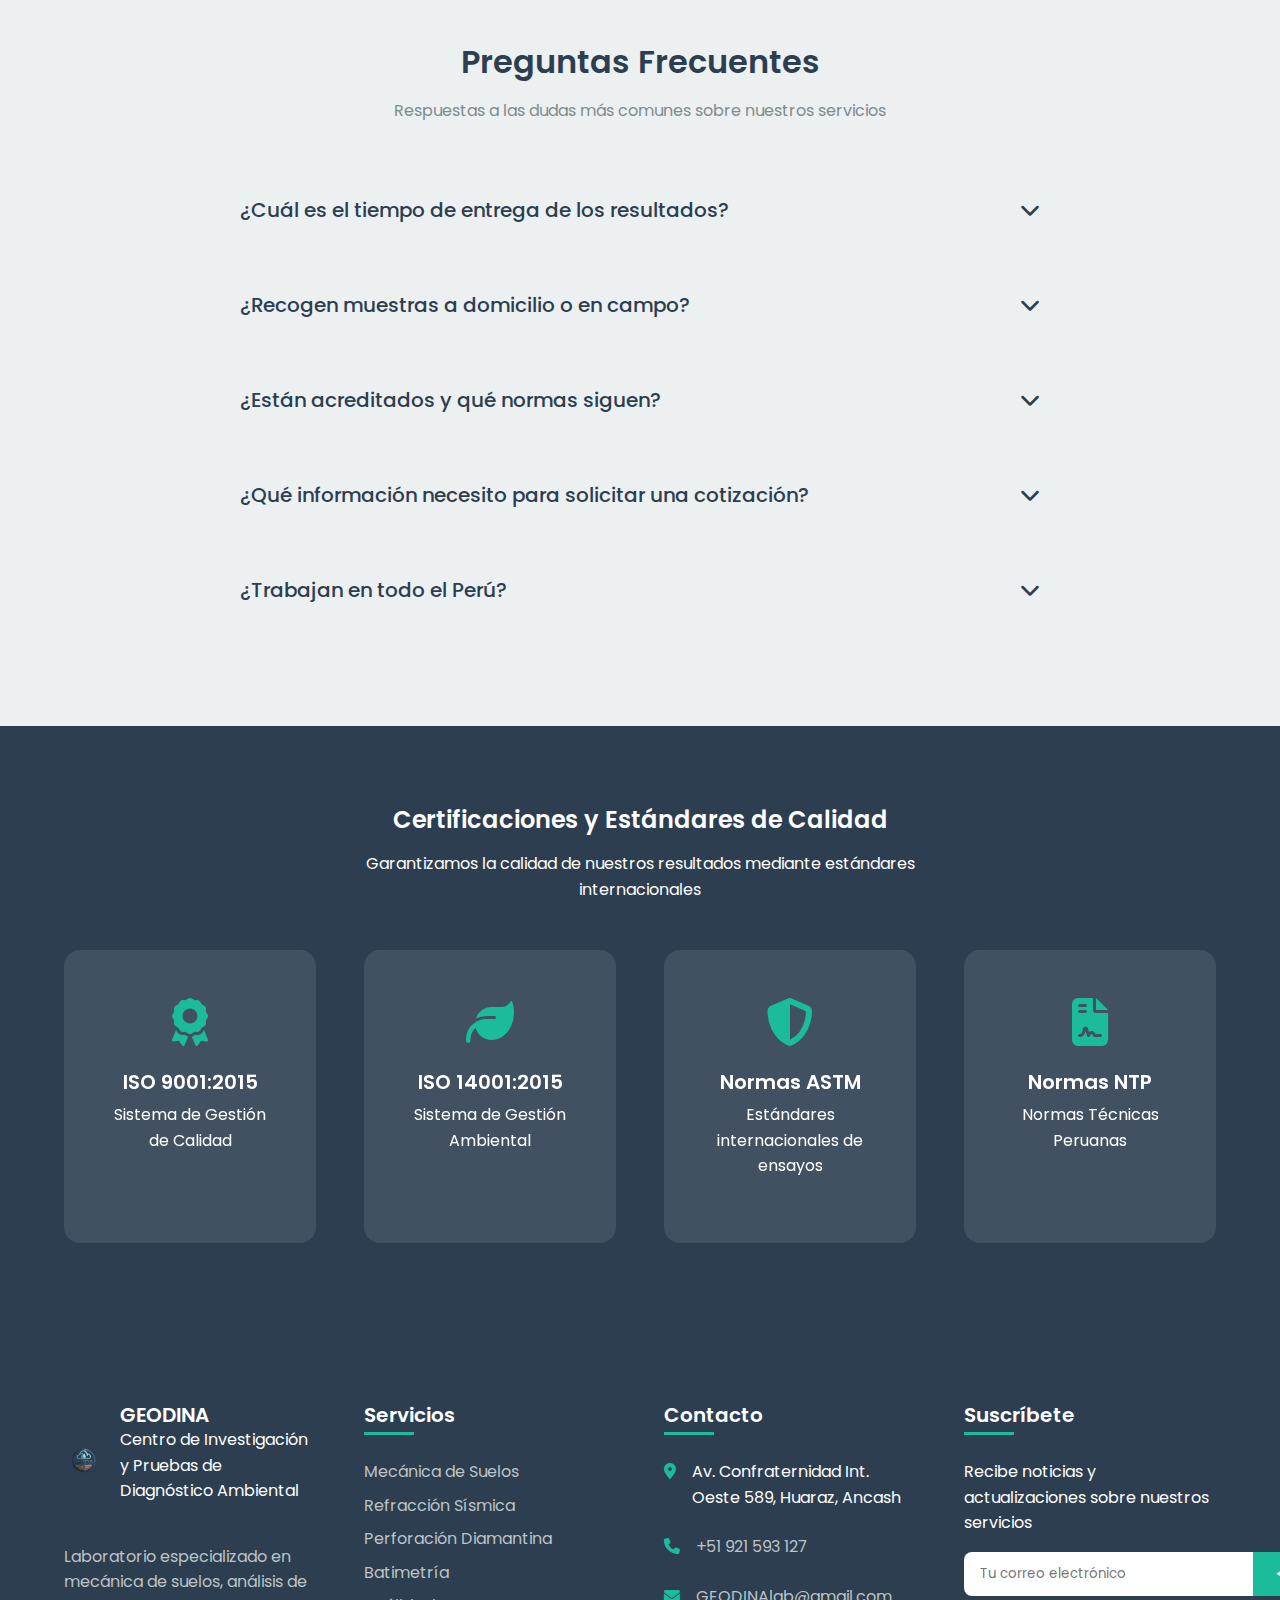
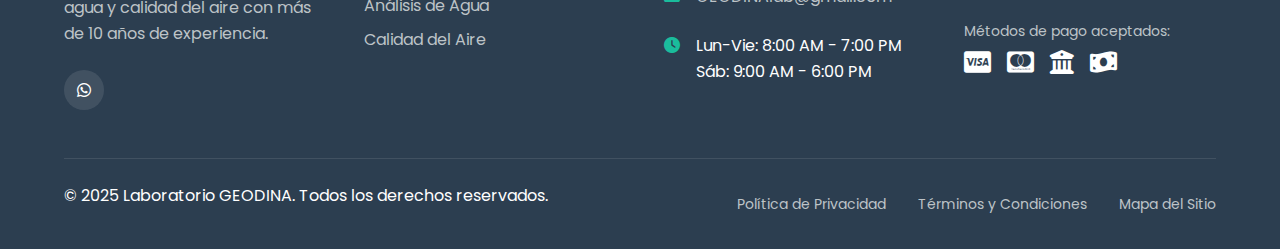
<file: test_copy.html>
﻿<!DOCTYPE html>
<html lang="es">

<head>
    <meta charset="UTF-8">
    <meta name="viewport" content="width=device-width, initial-scale=1.0">
    <meta name="description"
        content="Laboratorio especializado en mecánica de suelos, análisis de agua y calidad del aire. Servicios profesionales de análisis y estudios geotécnicos.">
    <meta name="keywords"
        content="laboratorio, mecánica de suelos, análisis de agua, calidad del aire, sondajes, refracción sísmica, batimetría">
    <title>Laboratorio GEODINA | Mecánica de Suelos, Análisis de Agua y Aire</title>
    <link rel="stylesheet" href="https://cdnjs.cloudflare.com/ajax/libs/font-awesome/6.4.0/css/all.min.css">
    <link rel="stylesheet"
        href="https://fonts.googleapis.com/css2?family=Poppins:wght@300;400;500;600;700&display=swap">
    <link rel="stylesheet" href="./styles.css?v=3">
    <link rel="icon" href="favicon.svg" type="image/svg+xml">
    <script type="application/ld+json">
    {
      "@context": "https://schema.org",
      "@type": "EngineeringService",
      "name": "Laboratorio GEODINA",
      "image": "imagenes/LOGO.png",
      "description": "Laboratorio de Mecánica de Suelos, Agua y Aire en Huaraz. Servicios de calidad certificada.",
      "address": {
        "@type": "PostalAddress",
        "streetAddress": "Av. Confraternidad Int. Oeste 589",
        "addressLocality": "Huaraz",
        "addressRegion": "Ancash",
        "postalCode": "02001",
        "addressCountry": "PE"
      },
      "geo": {
        "@type": "GeoCoordinates",
        "latitude": -9.5298,
        "longitude": -77.5281
      },
      "url": "https://GEODINAlab.com",
      "telephone": "+51921593127",
      "priceRange": "$$",
      "openingHoursSpecification": [
        {
          "@type": "OpeningHoursSpecification",
          "dayOfWeek": [
            "Monday",
            "Tuesday",
            "Wednesday",
            "Thursday",
            "Friday"
          ],
          "opens": "08:30",
          "closes": "18:00"
        }
      ]
    }
    </script>
</head>

<body>
    <!-- HEADER MODERNO -->
    <header class="header">
        <nav class="nav container">
            <div class="logo"><a href="index.html" style="display: flex; align-items: center; gap: 10px; text-decoration: none; color: inherit;"><img src="imagenes/LOGO1.png" alt="Logo Laboratorio GEODINA"><div class="logo-text">
                    <h1>GEODINA</h1>
                    <span>Centro de Investigación y Pruebas de Diagnóstico Ambiental</span>
                </div>
            </div>

            <div class="nav-right">
                <ul class="nav-menu" id="navMenu">
                    <li><a href="#inicio" class="nav-link active">Inicio</a></li>
                    <li><a href="#servicios" class="nav-link">Servicios</a></li>
                    <li><a href="#galeria" class="nav-link">Proyectos</a></li>
                    <li><a href="#cotizacion" class="nav-link">Cotización</a></li>
                    <li><a href="blog.html" class="nav-link">Blog</a></li>
                    <li><a href="#contacto" class="nav-link">Contacto</a></li>
                </ul>
                <div class="header-contact">
                    <a href="tel:+51921593127" class="phone-link">
                        <i class="fas fa-phone"></i> +51 921 593 127
                    </a>
                </div>
            </div>

            <button class="mobile-toggle" id="mobileToggle" aria-label="Menú de navegación">
                <span></span>
                <span></span>
                <span></span>
            </button>
        </nav>
    </header>

    <!-- HERO SECTION MEJORADO -->
    <section class="hero" id="inicio">
        <div class="hero-carousel">
            <div class="hero-slide active"
                style="background-image: linear-gradient(rgba(0, 0, 0, 0.6), rgba(0, 0, 0, 0.6)), url('imagenes/Analisis_granulometrico.jpeg')">
                <div class="slide-content">


                </div>
            </div>

        </div>

        <div class="hero-content container">
            <div class="hero-badge">Laboratorio Acreditado</div>
            <h1 class="hero-title">Expertos en <span class="highlight">Análisis Geotécnicos</span> y <span
                    class="highlight">Ambientales</span></h1>

            <div class="hero-buttons">
                <a href="#cotizacion" class="btn btn-primary">
                    <i class="fas fa-calculator"></i> Solicitar Cotización
                </a>
                <a href="#servicios" class="btn btn-outline">
                    <i class="fas fa-play-circle"></i> Ver Servicios
                </a>
            </div>
        </div>

        <div class="carousel-controls">
            <button class="carousel-btn prev" id="prevSlide">
                <i class="fas fa-chevron-left"></i>
            </button>
            <button class="carousel-btn next" id="nextSlide">
                <i class="fas fa-chevron-right"></i>
            </button>
        </div>

        <div class="carousel-indicators">
            <span class="dot active" data-slide="0"></span>
            <span class="dot" data-slide="1"></span>
            <span class="dot" data-slide="2"></span>
        </div>

        <div class="scroll-indicator">
            <i class="fas fa-chevron-down"></i>
        </div>
    </section>

    <!-- TRUSTED CLIENTS MODERNO -->
    <section class="clients-section">
        <div class="container clients-container">
            <div class="section-header">
                <h3>Confían en nuestra experiencia</h3>
                <p>Instituciones y empresas líderes que han depositado su confianza en nuestros servicios</p>
            </div>
            <div class="clients-grid">
                <div class="client-logo">
                    <i class="fas fa-city"></i>
                    <span>MUNICIPALIDAD DE HUARAZ</span>
                </div>
                <div class="client-logo">
                    <i class="fas fa-industry"></i>
                    <span>ANTAMINA</span>
                </div>
                <div class="client-logo">
                    <i class="fas fa-mountain"></i>
                    <span>BARRICK</span>
                </div>
                <div class="client-logo">
                    <i class="fas fa-building"></i>
                    <span>MINISTERIO VIVIENDA</span>
                </div>
                <div class="client-logo">
                    <i class="fas fa-university"></i>
                    <span>UNASAM</span>
                </div>
            </div>
        </div>
    </section>

    <!-- SERVICIOS MEJORADOS -->
    <section class="section" id="servicios">
        <div class="container">
            <div class="section-header">
                <h2>Servicios Especializados</h2>
                <p>Ofrecemos una amplia gama de servicios con tecnología de punta y personal altamente calificado</p>
            </div>

            <div class="services-grid">
                <!-- Mecánica de Suelos -->
                <div class="service-card">
                    <div class="service-icon">
                        <i class="fas fa-layer-group"></i>
                    </div>
                    <div class="service-image-container">
                        <img src="imagenes/diamantina4.jpeg" alt="Mecánica de Suelos" class="service-img"
                            loading="lazy">
                    </div>
                    <div class="service-content">
                        <h3>Mecánica de Suelos y Geotecnia</h3>
                        <p>Análisis completos para determinar las propiedades físicas y mecánicas de los suelos</p>
                        <ul>
                            <li><i class="fas fa-check"></i> Análisis granulométrico</li>
                            <li><i class="fas fa-check"></i> Límites de Atterberg</li>
                            <li><i class="fas fa-check"></i> Compactación Proctor</li>
                            <li><i class="fas fa-check"></i> CBR (California Bearing Ratio)</li>
                            <li><i class="fas fa-check"></i> Permeabilidad y Consolidación</li>
                            <li><i class="fas fa-check"></i> Corte directo y triaxial</li>
                        </ul>
                        <a href="articulo-suelos.html" class="service-link">
                            Ver detalles <i class="fas fa-arrow-right"></i>
                        </a>
                    </div>
                </div>

                <!-- Refracción Sísmica -->
                <div class="service-card">
                    <div class="service-icon">
                        <i class="fas fa-wave-square"></i>
                    </div>
                    <div class="service-image-container">
                        <img src="imagenes/refraccion_sismica.jpeg" alt="Refracción Sísmica" class="service-img"
                            loading="lazy">
                    </div>
                    <div class="service-content">
                        <h3>Refracción Sísmica</h3>
                        <p>Estudios geofísicos para determinar propiedades del subsuelo y estratigrafía</p>
                        <ul>
                            <li><i class="fas fa-check"></i> Estudios para cimentaciones profundas</li>
                            <li><i class="fas fa-check"></i> Determinación de velocidad de ondas</li>
                            <li><i class="fas fa-check"></i> Análisis de estratigrafía</li>
                            <li><i class="fas fa-check"></i> Evaluación de roca basal</li>
                        </ul>
                        <a href="refraccion-sismica.html" class="service-link">
                            Ver detalles <i class="fas fa-arrow-right"></i>
                        </a>
                    </div>
                </div>

                <!-- Perforación Diamantina -->
                <div class="service-card">
                    <div class="service-icon">
                        <i class="fas fa-hard-hat"></i>
                    </div>
                    <div class="service-image-container">
                        <img src="imagenes/perforacioneje3.jpeg" alt="Perforación Diamantina" class="service-img"
                            loading="lazy">
                    </div>
                    <div class="service-content">
                        <h3>Perforación Diamantina</h3>
                        <p>Servicios de perforación especializada para exploración geotécnica profunda</p>
                        <ul>
                            <li><i class="fas fa-check"></i> Recuperación de testigos (HQ, NQ, BQ)</li>
                            <li><i class="fas fa-check"></i> Exploración geotécnica profunda</li>
                            <li><i class="fas fa-check"></i> Instalación de piezómetros</li>
                            <li><i class="fas fa-check"></i> Ensayos de permeabilidad Lugeon</li>
                            <li><i class="fas fa-check"></i> Orientación de testigos</li>
                        </ul>
                        <a href="perforacion-diamantina.html" class="service-link">
                            Ver detalles <i class="fas fa-arrow-right"></i>
                        </a>
                    </div>
                </div>

                <!-- Batimetría -->
                <div class="service-card">
                    <div class="service-icon">
                        <i class="fas fa-water"></i>
                    </div>
                    <div class="service-image-container">
                        <img src="imagenes/perforacion_rio_puente_clarita.png" alt="Batimetría" class="service-img"
                            loading="lazy">
                    </div>
                    <div class="service-content">
                        <h3>Batimetría</h3>
                        <p>Mapeo subacuático preciso para estudios hidrográficos y análisis de cuerpos de agua</p>
                        <ul>
                            <li><i class="fas fa-check"></i> Mapeo subacuático detallado</li>
                            <li><i class="fas fa-check"></i> Estudio de profundidades</li>
                            <li><i class="fas fa-check"></i> Cartografía de fondos</li>
                            <li><i class="fas fa-check"></i> Análisis de sedimentos</li>
                        </ul>
                        <a href="batimetria.html" class="service-link">
                            Ver detalles <i class="fas fa-arrow-right"></i>
                        </a>
                    </div>
                </div>

                <!-- MASW - Vs30 -->
                <div class="service-card">
                    <div class="service-icon">
                        <i class="fas fa-wave-square"></i>
                    </div>
                    <div class="service-image-container">
                        <img src="imagenes/refraccion_sismica.jpeg" alt="Estudio MASW Vs30" class="service-img"
                            loading="lazy">
                    </div>
                    <div class="service-content">
                        <h3>Estudio MASW - Vs30</h3>
                        <p>Clasificación sísmica del suelo mediante análisis de ondas superficiales según norma E.030
                        </p>
                        <ul>
                            <li><i class="fas fa-check"></i> Perfil de velocidad de corte (Vs)</li>
                            <li><i class="fas fa-check"></i> Clasificación sísmica S0-S4</li>
                            <li><i class="fas fa-check"></i> Módulos elásticos dinámicos</li>
                            <li><i class="fas fa-check"></i> Período predominante del suelo</li>
                        </ul>
                        <a href="masw.html" class="service-link">
                            Ver detalles <i class="fas fa-arrow-right"></i>
                        </a>
                    </div>
                </div>

                <!-- Ensayo SPT -->
                <div class="service-card">
                    <div class="service-icon">
                        <i class="fas fa-hammer"></i>
                    </div>
                    <div class="service-image-container">
                        <img src="imagenes/diamantina4.jpeg" alt="Ensayo SPT" class="service-img" loading="lazy">
                    </div>
                    <div class="service-content">
                        <h3>Ensayo SPT</h3>
                        <p>Ensayo de penetración estándar para determinar la capacidad portante del suelo</p>
                        <ul>
                            <li><i class="fas fa-check"></i> Número de golpes N</li>
                            <li><i class="fas fa-check"></i> Capacidad portante</li>
                            <li><i class="fas fa-check"></i> Perfil estratigráfico</li>
                            <li><i class="fas fa-check"></i> Muestreo continuo</li>
                        </ul>
                        <a href="ensayos-spt.html" class="service-link">
                            Ver detalles <i class="fas fa-arrow-right"></i>
                        </a>
                    </div>
                </div>

                <!-- Análisis de Agua -->
                <div class="service-card">
                    <div class="service-icon">
                        <i class="fas fa-tint"></i>
                    </div>
                    <div class="service-image-container">
                        <img src="imagenes/cajaconmuestras1.jpeg" alt="Análisis de Agua" class="service-img"
                            loading="lazy">
                    </div>
                    <div class="service-content">
                        <h3>Análisis de Agua</h3>
                        <p>Evaluación completa de calidad de agua para consumo humano, industrial y ambiental</p>
                        <ul>
                            <li><i class="fas fa-check"></i> Análisis fisicoquímico completo</li>
                            <li><i class="fas fa-check"></i> Análisis microbiológico</li>
                            <li><i class="fas fa-check"></i> Estudios de potabilidad</li>
                            <li><i class="fas fa-check"></i> Análisis de aguas residuales</li>
                            <li><i class="fas fa-check"></i> Determinación de metales pesados</li>
                        </ul>
                        <a href="analisis-agua.html" class="service-link">
                            Ver detalles <i class="fas fa-arrow-right"></i>
                        </a>
                    </div>
                </div>

                <!-- Calidad del Aire -->
                <div class="service-card">
                    <div class="service-icon">
                        <i class="fas fa-wind"></i>
                    </div>
                    <div class="service-image-container">
                        <img src="imagenes/muestra2.jpeg" alt="Calidad del Aire" class="service-img" loading="lazy">
                    </div>
                    <div class="service-content">
                        <h3>Calidad del Aire</h3>
                        <p>Monitoreo y análisis de contaminantes atmosféricos para garantizar ambientes saludables</p>
                        <ul>
                            <li><i class="fas fa-check"></i> Material particulado (PM2.5, PM10)</li>
                            <li><i class="fas fa-check"></i> Gases contaminantes (CO, NOx, SO2)</li>
                            <li><i class="fas fa-check"></i> Monitoreo de ruido ambiental</li>
                            <li><i class="fas fa-check"></i> Calidad del aire interior</li>
                            <li><i class="fas fa-check"></i> Estudios de emisiones</li>
                        </ul>
                        <a href="calidad-aire.html" class="service-link">
                            Ver detalles <i class="fas fa-arrow-right"></i>
                        </a>
                    </div>
                </div>
            </div>
        </div>
    </section>

    <!-- GALERÍA DE PROYECTOS MODERNA -->
    <section class="section gallery-section" id="galeria">
        <div class="container">
            <div class="section-header">
                <h2>Galería de Proyectos</h2>
                <p>Algunos de nuestros trabajos más destacados en diversos proyectos de ingeniería</p>
            </div>

            <div class="gallery-grid">
                <div class="gallery-item">
                    <img src="imagenes/Analisis_granulometrico.jpeg" alt="Análisis Granulométrico" loading="lazy">
                    <div class="gallery-overlay">
                        <h4>Análisis Granulométrico</h4>
                        <p>Proyecto: Estudio de suelos para construcción</p>
                    </div>
                </div>
                <div class="gallery-item">
                    <img src="imagenes/CBR_CANTERA.jpeg" alt="Ensayo CBR" loading="lazy">
                    <div class="gallery-overlay">
                        <h4>Ensayo CBR</h4>
                        <p>Determinación de capacidad de soporte</p>
                    </div>
                </div>
                <div class="gallery-item">
                    <img src="imagenes/diamantina4.jpeg" alt="Perforación Diamantina" loading="lazy">
                    <div class="gallery-overlay">
                        <h4>Perforación Diamantina</h4>
                        <p>Exploración geotécnica profunda</p>
                    </div>
                </div>
                <div class="gallery-item">
                    <img src="imagenes/topo.jpg" alt="Topografía" loading="lazy">
                    <div class="gallery-overlay">
                        <h4>Levantamiento Topográfico</h4>
                        <p>Proyecto de infraestructura vial</p>
                    </div>
                </div>
                <div class="gallery-item">
                    <img src="imagenes/muestra2.jpeg" alt="Toma de Muestras" loading="lazy">
                    <div class="gallery-overlay">
                        <h4>Toma de Muestras</h4>
                        <p>Proceso de recolección en campo</p>
                    </div>
                </div>
                <div class="gallery-item">
                    <img src="imagenes/densidad_4.jpeg" alt="Laboratorio" loading="lazy">
                    <div class="gallery-overlay">
                        <h4>Laboratorio</h4>
                        <p>Equipos especializados de análisis</p>
                    </div>
                </div>
            </div>
        </div>
    </section>

    <!-- TESTIMONIOS MODERNOS -->
    <section class="section testimonials-section" id="testimonios">
        <div class="container">
            <div class="section-header">
                <h2>Testimonios de Clientes</h2>
                <p>Lo que dicen las empresas e instituciones que han trabajado con nosotros</p>
            </div>

            <div class="testimonials-grid">
                <div class="testimonial-card">
                    <div class="testimonial-content">
                        <div class="testimonial-rating">
                            <i class="fas fa-star"></i>
                            <i class="fas fa-star"></i>
                            <i class="fas fa-star"></i>
                            <i class="fas fa-star"></i>
                            <i class="fas fa-star"></i>
                        </div>
                        <p class="testimonial-quote">"Excelente servicio, los resultados de los análisis de agua fueron
                            entregados puntualmente y con un informe muy detallado. Altamente recomendados para estudios
                            geotécnicos."</p>
                        <div class="testimonial-author">
                            <div class="author-avatar">
                                <i class="fas fa-user"></i>
                            </div>
                            <div class="author-info">
                                <h4>Juan Carlos Pérez</h4>
                                <span>Ingeniero Civil - Constructora Andina</span>
                            </div>
                        </div>
                    </div>
                </div>

                <div class="testimonial-card">
                    <div class="testimonial-content">
                        <div class="testimonial-rating">
                            <i class="fas fa-star"></i>
                            <i class="fas fa-star"></i>
                            <i class="fas fa-star"></i>
                            <i class="fas fa-star"></i>
                            <i class="fas fa-star-half-alt"></i>
                        </div>
                        <p class="testimonial-quote">"Contratamos el estudio de mecánica de suelos para nuestro proyecto
                            inmobiliario y quedamos muy satisfechos con la profesionalidad y rapidez en la entrega de
                            resultados."</p>
                        <div class="testimonial-author">
                            <div class="author-avatar">
                                <i class="fas fa-user"></i>
                            </div>
                            <div class="author-info">
                                <h4>María Rodríguez</h4>
                                <span>Arquitecta - Inmobiliaria Soluciones</span>
                            </div>
                        </div>
                    </div>
                </div>

                <div class="testimonial-card">
                    <div class="testimonial-content">
                        <div class="testimonial-rating">
                            <i class="fas fa-star"></i>
                            <i class="fas fa-star"></i>
                            <i class="fas fa-star"></i>
                            <i class="fas fa-star"></i>
                            <i class="fas fa-star"></i>
                        </div>
                        <p class="testimonial-quote">"Laboratorio confiable y con equipos modernos. Totalmente
                            recomendado para estudios de impacto ambiental y monitoreo de calidad de aire en proyectos
                            industriales."</p>
                        <div class="testimonial-author">
                            <div class="author-avatar">
                                <i class="fas fa-user"></i>
                            </div>
                            <div class="author-info">
                                <h4>Luis Alvarez</h4>
                                <span>Consultor Ambiental - EcoConsult</span>
                            </div>
                        </div>
                    </div>
                </div>
            </div>
        </div>
        </div>
    </section>

    <!-- SISTEMA DE COTIZACIÓN MEJORADO -->
    <section class="section quote-section" id="cotizacion">
        <div class="container">
            <div class="section-header">
                <h2>Solicitar Cotización</h2>
                <p>Complete el formulario para recibir una cotización personalizada de nuestros servicios</p>
            </div>

            <div class="quote-container">
                <!-- Paso 1: Selección de servicios -->
                <div class="quote-step active" id="step1">
                    <h3><i class="fas fa-clipboard-list"></i> Seleccione los servicios requeridos</h3>

                    <div class="services-selection">
                        <div class="service-option">
                            <input type="checkbox" id="service1" value="Análisis Granulométrico">
                            <label for="service1">
                                <i class="fas fa-filter"></i>
                                <span>Análisis Granulométrico</span>
                                <small>Determinación de distribución de tamaños de partículas</small>
                            </label>
                        </div>

                        <div class="service-option">
                            <input type="checkbox" id="service2" value="Límites de Atterberg">
                            <label for="service2">
                                <i class="fas fa-tint"></i>
                                <span>Límites de Atterberg</span>
                                <small>Límite líquido, plástico y de contracción</small>
                            </label>
                        </div>

                        <div class="service-option">
                            <input type="checkbox" id="service3" value="Compactación Proctor">
                            <label for="service3">
                                <i class="fas fa-weight-hanging"></i>
                                <span>Compactación Proctor</span>
                                <small>Estándar y modificado</small>
                            </label>
                        </div>

                        <div class="service-option">
                            <input type="checkbox" id="service4" value="Ensayo CBR">
                            <label for="service4">
                                <i class="fas fa-road"></i>
                                <span>Ensayo CBR</span>
                                <small>California Bearing Ratio</small>
                            </label>
                        </div>

                        <div class="service-option">
                            <input type="checkbox" id="service5" value="Refracción Sísmica">
                            <label for="service5">
                                <i class="fas fa-wave-square"></i>
                                <span>Refracción Sísmica</span>
                                <small>Estudio geofísico del subsuelo</small>
                            </label>
                        </div>

                        <div class="service-option">
                            <input type="checkbox" id="service6" value="Análisis de Agua">
                            <label for="service6">
                                <i class="fas fa-tint"></i>
                                <span>Análisis de Agua</span>
                                <small>Fisicoquímico y microbiológico</small>
                            </label>
                        </div>

                        <div class="custom-service">
                            <h4><i class="fas fa-plus-circle"></i> Servicio Personalizado</h4>
                            <textarea id="customService" placeholder="Describa el servicio que necesita..."></textarea>
                        </div>
                    </div>

                    <div class="step-actions">
                        <button class="btn btn-next" onclick="nextStep()">Siguiente <i
                                class="fas fa-arrow-right"></i></button>
                    </div>
                </div>

                <!-- Paso 2: Datos del cliente -->
                <div class="quote-step" id="step2">
                    <h3><i class="fas fa-user"></i> Información del Cliente</h3>

                    <form class="quote-form" id="quoteForm">
                        <div class="form-grid">
                            <div class="form-group">
                                <label for="clientName"><i class="fas fa-user"></i> Nombre / Razón Social *</label>
                                <input type="text" id="clientName" required>
                            </div>

                            <div class="form-group">
                                <label for="clientRUC"><i class="fas fa-id-card"></i> RUC *</label>
                                <input type="text" id="clientRUC" required>
                            </div>

                            <div class="form-group">
                                <label for="clientEmail"><i class="fas fa-envelope"></i> Email *</label>
                                <input type="email" id="clientEmail" required>
                            </div>

                            <div class="form-group">
                                <label for="clientPhone"><i class="fas fa-phone"></i> Teléfono *</label>
                                <input type="tel" id="clientPhone" required>
                            </div>

                            <div class="form-group full-width">
                                <label for="clientAddress"><i class="fas fa-map-marker-alt"></i> Dirección del
                                    Proyecto</label>
                                <input type="text" id="clientAddress">
                            </div>

                            <div class="form-group full-width">
                                <label for="projectDetails"><i class="fas fa-clipboard"></i> Detalles del
                                    Proyecto</label>
                                <textarea id="projectDetails" rows="3"
                                    placeholder="Describa brevemente su proyecto..."></textarea>
                            </div>
                        </div>
                    </form>

                    <div class="step-actions">
                        <button class="btn btn-outline" onclick="prevStep()"><i class="fas fa-arrow-left"></i>
                            Anterior</button>
                        <button class="btn btn-primary" onclick="generateQuote()">Generar Cotización <i
                                class="fas fa-file-pdf"></i></button>
                    </div>
                </div>

                <!-- Paso 3: Resumen y descarga -->
                <div class="quote-step" id="step3">
                    <div class="quote-summary">
                        <div class="summary-header">
                            <i class="fas fa-check-circle"></i>
                            <h3>Cotización Generada Exitosamente</h3>
                            <p>Su cotización ha sido preparada. Puede descargarla o enviarla directamente por WhatsApp.
                            </p>
                        </div>

                        <div class="summary-details">
                            <h4>Resumen de la Cotización</h4>
                            <div class="summary-info">
                                <div class="info-item">
                                    <span>Cliente:</span>
                                    <strong id="summaryClient">-</strong>
                                </div>
                                <div class="info-item">
                                    <span>RUC:</span>
                                    <strong id="summaryRUC">-</strong>
                                </div>
                                <div class="info-item">
                                    <span>Servicios solicitados:</span>
                                    <strong id="summaryServices">-</strong>
                                </div>
                                <div class="info-item">
                                    <span>Total estimado:</span>
                                    <strong class="total-price" id="summaryTotal">S/ 0.00</strong>
                                </div>
                            </div>
                        </div>

                        <div class="summary-actions">
                            <button class="btn btn-download" onclick="downloadQuote()">
                                <i class="fas fa-download"></i> Descargar PDF
                            </button>
                            <button class="btn btn-whatsapp" onclick="sendWhatsApp()">
                                <i class="fab fa-whatsapp"></i> Enviar por WhatsApp
                            </button>
                            <button class="btn btn-outline" onclick="newQuote()">
                                <i class="fas fa-plus"></i> Nueva Cotización
                            </button>
                        </div>
                    </div>
                </div>
            </div>
        </div>
    </section>

    <!-- FAQ MEJORADO -->
    <section class="section faq-section">
        <div class="container">
            <div class="section-header">
                <h2>Preguntas Frecuentes</h2>
                <p>Respuestas a las dudas más comunes sobre nuestros servicios</p>
            </div>

            <div class="faq-container">
                <div class="faq-item">
                    <button class="faq-question">
                        <span>¿Cuál es el tiempo de entrega de los resultados?</span>
                        <i class="fas fa-chevron-down"></i>
                    </button>
                    <div class="faq-answer">
                        <p>El tiempo de entrega varía según el tipo de análisis. Para análisis de agua estándar toma 3-5
                            días hábiles, mientras que estudios de mecánica de suelos pueden tomar de 1 a 2 semanas
                            dependiendo de la complejidad y cantidad de muestras.</p>
                    </div>
                </div>

                <div class="faq-item">
                    <button class="faq-question">
                        <span>¿Recogen muestras a domicilio o en campo?</span>
                        <i class="fas fa-chevron-down"></i>
                    </button>
                    <div class="faq-answer">
                        <p>Sí, ofrecemos servicio de toma de muestras en campo con personal técnico calificado para
                            garantizar la cadena de custodia y validez de los resultados. El costo del servicio de campo
                            depende de la ubicación y tipo de muestreo.</p>
                    </div>
                </div>

                <div class="faq-item">
                    <button class="faq-question">
                        <span>¿Están acreditados y qué normas siguen?</span>
                        <i class="fas fa-chevron-down"></i>
                    </button>
                    <div class="faq-answer">
                        <p>Sí, seguimos normativas nacionales e internacionales como NTP (Norma Técnica Peruana), ASTM
                            (American Society for Testing and Materials), ISO (International Organization for
                            Standardization) y AASHTO (American Association of State Highway and Transportation
                            Officials). Nuestros equipos son calibrados regularmente.</p>
                    </div>
                </div>

                <div class="faq-item">
                    <button class="faq-question">
                        <span>¿Qué información necesito para solicitar una cotización?</span>
                        <i class="fas fa-chevron-down"></i>
                    </button>
                    <div class="faq-answer">
                        <p>Necesitamos: 1) Tipo de servicio requerido, 2) Cantidad de muestras, 3) Ubicación del
                            proyecto, 4) Plazo requerido, 5) Datos de contacto. Puede usar nuestro cotizador en línea
                            que le guiará paso a paso.</p>
                    </div>
                </div>

                <div class="faq-item">
                    <button class="faq-question">
                        <span>¿Trabajan en todo el Perú?</span>
                        <i class="fas fa-chevron-down"></i>
                    </button>
                    <div class="faq-answer">
                        <p>Sí, realizamos trabajos en todo el territorio peruano. Contamos con equipos móviles y
                            personal disponible para desplazarse a diferentes regiones según los requerimientos del
                            proyecto.</p>
                    </div>
                </div>
            </div>
        </div>
    </section>

    <!-- CERTIFICACIONES -->
    <section class="certifications-section">
        <div class="container">
            <div class="section-header">
                <h3>Certificaciones y Estándares de Calidad</h3>
                <p>Garantizamos la calidad de nuestros resultados mediante estándares internacionales</p>
            </div>

            <div class="certifications-grid">
                <div class="cert-card">
                    <i class="fas fa-award"></i>
                    <h4>ISO 9001:2015</h4>
                    <p>Sistema de Gestión de Calidad</p>
                </div>
                <div class="cert-card">
                    <i class="fas fa-leaf"></i>
                    <h4>ISO 14001:2015</h4>
                    <p>Sistema de Gestión Ambiental</p>
                </div>
                <div class="cert-card">
                    <i class="fas fa-shield-alt"></i>
                    <h4>Normas ASTM</h4>
                    <p>Estándares internacionales de ensayos</p>
                </div>
                <div class="cert-card">
                    <i class="fas fa-file-contract"></i>
                    <h4>Normas NTP</h4>
                    <p>Normas Técnicas Peruanas</p>
                </div>
            </div>
        </div>
    </section>

    <!-- FOOTER MEJORADO -->
    <footer class="footer" id="contacto">
        <div class="container">
            <div class="footer-content">
                <div class="footer-col">
                    <div class="footer-logo">
                        <img src="imagenes/LOGO1.png" alt="Logo GEODINA">
                        <div class="logo-text">
                            <h3>GEODINA</h3>
                            <p>Centro de Investigación y Pruebas de Diagnóstico Ambiental</p>
                        </div>
                    </div>
                    <p class="footer-description">Laboratorio especializado en mecánica de suelos, análisis de agua y
                        calidad del aire con más de 10 años de experiencia.</p>
                    <div class="social-links">
                        <a href="#" aria-label="Facebook" style="display:none"><i class="fab fa-facebook"></i></a>
                        <a href="#" aria-label="LinkedIn" style="display:none"><i class="fab fa-linkedin"></i></a>
                        <a href="#" aria-label="Instagram" style="display:none"><i class="fab fa-instagram"></i></a>
                        <a href="https://wa.me/51921593127" aria-label="WhatsApp"><i class="fab fa-whatsapp"></i></a>
                    </div>
                </div>

                <div class="footer-col">
                    <h4>Servicios</h4>
                    <ul class="footer-links">
                        <li><a href="#servicios">Mecánica de Suelos</a></li>
                        <li><a href="#servicios">Refracción Sísmica</a></li>
                        <li><a href="#servicios">Perforación Diamantina</a></li>
                        <li><a href="#servicios">Batimetría</a></li>
                        <li><a href="#servicios">Análisis de Agua</a></li>
                        <li><a href="#servicios">Calidad del Aire</a></li>
                    </ul>
                </div>

                <div class="footer-col">
                    <h4>Contacto</h4>
                    <ul class="contact-info">
                        <li>
                            <i class="fas fa-map-marker-alt"></i>
                            <span>Av. Confraternidad Int. Oeste 589, Huaraz, Ancash</span>
                        </li>
                        <li>
                            <i class="fas fa-phone"></i>
                            <a href="tel:+51921593127">+51 921 593 127</a>
                        </li>
                        <li>
                            <i class="fas fa-envelope"></i>
                            <a href="mailto:GEODINAlab@gmail.com">GEODINAlab@gmail.com</a>
                        </li>
                        <li>
                            <i class="fas fa-clock"></i>
                            <span>Lun-Vie: 8:00 AM - 7:00 PM<br>Sáb: 9:00 AM - 6:00 PM</span>
                        </li>
                    </ul>
                </div>

                <div class="footer-col">
                    <h4>Suscríbete</h4>
                    <p>Recibe noticias y actualizaciones sobre nuestros servicios</p>
                    <form class="newsletter-form">
                        <input type="email" placeholder="Tu correo electrónico" required>
                        <button type="submit"><i class="fas fa-paper-plane"></i></button>
                    </form>
                    <div class="payment-methods">
                        <p>Métodos de pago aceptados:</p>
                        <div class="payment-icons">
                            <i class="fab fa-cc-visa"></i>
                            <i class="fab fa-cc-mastercard"></i>
                            <i class="fas fa-university"></i>
                            <i class="fas fa-money-bill-wave"></i>
                        </div>
                    </div>
                </div>
            </div>

            <div class="footer-bottom">
                <p>&copy; 2025 Laboratorio GEODINA. Todos los derechos reservados.</p>
                <div class="footer-legal">
                    <a href="politica-privacidad.html">Política de Privacidad</a>
                    <a href="terminos-condiciones.html">Términos y Condiciones</a>
                    <a href="#">Mapa del Sitio</a>
                </div>
            </div>
        </div>
    </footer>

    <!-- BOTONES FLOTANTES -->
    <div class="floating-buttons">
        <a href="https://wa.me/51921593127" class="whatsapp-float" target="_blank" aria-label="Chat por WhatsApp">
            <i class="fab fa-whatsapp"></i>
            <span class="tooltip">Chatea con nosotros</span>
        </a>
        <a href="tel:+51921593127" class="phone-float" aria-label="Llamar por teléfono">
            <i class="fas fa-phone"></i>
            <span class="tooltip">Llámanos</span>
        </a>
        <button class="scroll-top" id="scrollTop" aria-label="Volver arriba">
            <i class="fas fa-chevron-up"></i>
            <span class="tooltip">Volver arriba</span>
        </button>
    </div>

    <!-- MODAL DE CONFIRMACIÓN -->
    <div class="modal-overlay" id="modalOverlay">
        <div class="modal">
            <div class="modal-header">
                <h3><i class="fas fa-check-circle"></i> Cotización Enviada</h3>
                <button class="modal-close" id="modalClose">&times;</button>
            </div>
            <div class="modal-body">
                <p>Su cotización ha sido generada exitosamente. En breve nos pondremos en contacto con usted.</p>
                <p>También puede descargar el PDF o enviarlo directamente por WhatsApp.</p>
            </div>
            <div class="modal-footer">
                <button class="btn btn-outline" onclick="closeModal()">Cerrar</button>
                <button class="btn btn-primary" onclick="downloadQuote()">Descargar PDF</button>
            </div>
        </div>
    </div>

    <script src="./script.js?v=3"></script>
</body>

</html>
</file>
<file: styles.css>
/* ===== VARIABLES Y RESET ===== */
:root {
    /* Colores principales */
    --primary-color: #2c3e50;
    --secondary-color: #3498db;
    --accent-color: #1abc9c;
    --danger-color: #e74c3c;
    --warning-color: #f39c12;
    --success-color: #27ae60;

    /* Colores neutros */
    --dark-color: #2c3e50;
    --light-color: #f8f9fa;
    --gray-light: #ecf0f1;
    --gray-medium: #bdc3c7;
    --gray-dark: #7f8c8d;

    /* Sombras */
    --shadow-sm: 0 2px 4px rgba(0, 0, 0, 0.1);
    --shadow-md: 0 4px 12px rgba(0, 0, 0, 0.1);
    --shadow-lg: 0 8px 24px rgba(0, 0, 0, 0.15);
    --shadow-xl: 0 12px 36px rgba(0, 0, 0, 0.2);

    /* Bordes */
    --radius-sm: 4px;
    --radius-md: 8px;
    --radius-lg: 16px;
    --radius-xl: 24px;

    /* Espaciado */
    --space-xs: 0.5rem;
    --space-sm: 1rem;
    --space-md: 1.5rem;
    --space-lg: 2rem;
    --space-xl: 3rem;
    --space-xxl: 5rem;

    /* Tipografía */
    --font-main: 'Poppins', sans-serif;
    --font-size-xs: 0.75rem;
    --font-size-sm: 0.875rem;
    --font-size-md: 1rem;
    --font-size-lg: 1.25rem;
    --font-size-xl: 1.5rem;
    --font-size-xxl: 2rem;
    --font-size-xxxl: 3rem;

    /* Transiciones */
    --transition-fast: 0.2s ease;
    --transition-normal: 0.3s ease;
    --transition-slow: 0.5s ease;
}

* {
    margin: 0;
    padding: 0;
    box-sizing: border-box;
}

html {
    scroll-behavior: smooth;
}

body {
    font-family: var(--font-main);
    line-height: 1.6;
    color: var(--dark-color);
    background-color: var(--light-color);
    overflow-x: hidden;
}

.container {
    width: 100%;
    max-width: 1200px;
    margin: 0 auto;
    padding: 0 var(--space-md);
}

/* ===== TIPOGRAFÍA ===== */
h1,
h2,
h3,
h4,
h5,
h6 {
    font-weight: 600;
    line-height: 1.2;
    margin-bottom: var(--space-sm);
}

h1 {
    font-size: var(--font-size-xxxl);
}

h2 {
    font-size: var(--font-size-xxl);
}

h3 {
    font-size: var(--font-size-xl);
}

h4 {
    font-size: var(--font-size-lg);
}

h5 {
    font-size: var(--font-size-md);
}

h6 {
    font-size: var(--font-size-sm);
}

p {
    margin-bottom: var(--space-sm);
}

a {
    color: var(--secondary-color);
    text-decoration: none;
    transition: color var(--transition-fast);
}

a:hover {
    color: var(--primary-color);
}

.text-center {
    text-align: center;
}

.text-right {
    text-align: right;
}

.text-left {
    text-align: left;
}

/* ===== BOTONES ===== */
.btn {
    display: inline-flex;
    align-items: center;
    justify-content: center;
    gap: var(--space-xs);
    padding: 0.75rem 1.5rem;
    font-family: var(--font-main);
    font-size: var(--font-size-md);
    font-weight: 500;
    border: none;
    border-radius: var(--radius-md);
    cursor: pointer;
    transition: all var(--transition-normal);
    text-decoration: none;
    position: relative;
    overflow: hidden;
}

.btn::after {
    content: '';
    position: absolute;
    top: 50%;
    left: 50%;
    width: 5px;
    height: 5px;
    background: rgba(255, 255, 255, 0.5);
    opacity: 0;
    border-radius: 100%;
    transform: scale(1, 1) translate(-50%);
    transform-origin: 50% 50%;
}

.btn:focus:not(:active)::after {
    animation: ripple 1s ease-out;
}

@keyframes ripple {
    0% {
        transform: scale(0, 0);
        opacity: 0.5;
    }

    100% {
        transform: scale(20, 20);
        opacity: 0;
    }
}

.btn-primary {
    background: linear-gradient(135deg, var(--secondary-color), var(--accent-color));
    color: white;
    box-shadow: var(--shadow-md);
}

.btn-primary:hover {
    transform: translateY(-2px);
    box-shadow: var(--shadow-lg);
    color: white;
}

.btn-outline {
    background: transparent;
    color: var(--secondary-color);
    border: 2px solid var(--secondary-color);
}

.btn-outline:hover {
    background: var(--secondary-color);
    color: white;
    transform: translateY(-2px);
}

.btn-sm {
    padding: 0.5rem 1rem;
    font-size: var(--font-size-sm);
}

.btn-lg {
    padding: 1rem 2rem;
    font-size: var(--font-size-lg);
}

.btn-full {
    width: 100%;
}

/* ===== HEADER Y NAVEGACIÓN ===== */
.header {
    position: fixed;
    top: 0;
    left: 0;
    width: 100%;
    background: rgba(255, 255, 255, 0.95);
    backdrop-filter: blur(10px);
    box-shadow: var(--shadow-sm);
    z-index: 1000;
    transition: all var(--transition-normal);
}

.header.scrolled {
    background: rgba(255, 255, 255, 0.98);
    box-shadow: var(--shadow-md);
}

.nav {
    display: flex;
    align-items: center;
    justify-content: space-between;
    padding: var(--space-sm) 0;
}

.logo {
    display: flex;
    align-items: center;
    gap: var(--space-sm);
}

.logo img {
    height: 75px;
    width: auto;
    transition: height var(--transition-normal);
}

.logo-text h1 {
    font-size: 1.8rem;
    margin: 0;
    color: var(--primary-color);
}

.logo-text span {
    font-size: 0.85rem;
    color: var(--gray-dark);
    display: block;
}

.nav-right {
    display: flex;
    align-items: center;
    gap: var(--space-md);
    flex-wrap: nowrap;
}

.nav-menu {
    display: flex;
    list-style: none;
    gap: 1.5rem;
    margin: 0;
    padding: 0;
}

.nav-link {
    display: flex;
    align-items: center;
    gap: 0.5rem;
    padding: 0.5rem 1rem;
    color: var(--dark-color);
    font-weight: 500;
    border-radius: var(--radius-md);
    transition: all var(--transition-fast);
}

.nav-link:hover,
.nav-link.active {
    background: var(--gray-light);
    color: var(--secondary-color);
}

.header-contact {
    display: flex;
    align-items: center;
}

.phone-link {
    display: flex;
    flex-direction: row;
    align-items: center;
    gap: 0.5rem;
    padding: 0.3rem 0.8rem;
    background: transparent;
    color: var(--secondary-color);
    border: 1px solid var(--secondary-color);
    border-radius: 50px;
    font-size: 0.8rem;
    font-weight: 600;
    white-space: nowrap;
    transition: all var(--transition-fast);
}

.phone-link:hover {
    background: var(--secondary-color);
    color: white;
    transform: translateY(-2px);
}

.mobile-toggle {
    display: none;
    flex-direction: column;
    justify-content: space-between;
    width: 30px;
    height: 21px;
    background: transparent;
    border: none;
    cursor: pointer;
    padding: 0;
}

.mobile-toggle span {
    width: 100%;
    height: 3px;
    background: var(--primary-color);
    border-radius: 3px;
    transition: all var(--transition-normal);
}

/* ===== HERO SECTION ===== */
.hero {
    position: relative;
    height: 100vh;
    min-height: 600px;
    overflow: hidden;
    margin-top: 80px;
}

.hero-carousel {
    position: absolute;
    top: 0;
    left: 0;
    width: 100%;
    height: 100%;
}

.hero-slide {
    position: absolute;
    top: 0;
    left: 0;
    width: 100%;
    height: 100%;
    background-size: cover;
    background-position: center;
    background-repeat: no-repeat;
    opacity: 0;
    transition: opacity 1s ease;
}

.hero-slide.active {
    opacity: 1;
}

.slide-content {
    position: absolute;
    bottom: 20%;
    left: 10%;
    color: white;
    max-width: 600px;
}

.slide-content h2 {
    font-size: var(--font-size-xxl);
    margin-bottom: var(--space-sm);
    opacity: 0;
    transform: translateY(20px);
    animation: fadeInUp 0.8s ease forwards;
}

.slide-content p {
    font-size: var(--font-size-lg);
    opacity: 0;
    transform: translateY(20px);
    animation: fadeInUp 0.8s ease 0.3s forwards;
}

@keyframes fadeInUp {
    to {
        opacity: 1;
        transform: translateY(0);
    }
}

.hero-content {
    position: relative;
    z-index: 2;
    height: 100%;
    display: flex;
    flex-direction: column;
    justify-content: center;
    align-items: center;
    text-align: center;
    color: white;
    padding-top: var(--space-xxl);
}

.hero-badge {
    background: rgba(255, 255, 255, 0.2);
    backdrop-filter: blur(10px);
    padding: 0.5rem 1.5rem;
    border-radius: var(--radius-xl);
    margin-bottom: var(--space-lg);
    font-weight: 500;
    animation: fadeIn 1s ease;
}

.hero-title {
    font-size: clamp(2rem, 5vw, var(--font-size-xxxl));
    margin-bottom: var(--space-md);
    animation: fadeIn 1s ease 0.2s backwards;
}

.highlight {
    color: var(--accent-color);
    position: relative;
}

.highlight::after {
    content: '';
    position: absolute;
    bottom: 5px;
    left: 0;
    width: 100%;
    height: 8px;
    background: rgba(26, 188, 156, 0.3);
    z-index: -1;
}

.hero-subtitle {
    font-size: clamp(1rem, 2.5vw, var(--font-size-xl));
    max-width: 800px;
    margin-bottom: var(--space-xl);
    animation: fadeIn 1s ease 0.4s backwards;
}

.hero-buttons {
    display: flex;
    gap: var(--space-md);
    animation: fadeIn 1s ease 0.6s backwards;
}

.carousel-controls {
    position: absolute;
    bottom: 50%;
    width: 100%;
    display: flex;
    justify-content: space-between;
    padding: 0 var(--space-lg);
    z-index: 3;
    transform: translateY(50%);
}

.carousel-btn {
    width: 50px;
    height: 50px;
    border-radius: 50%;
    background: rgba(255, 255, 255, 0.2);
    backdrop-filter: blur(10px);
    border: none;
    color: white;
    cursor: pointer;
    display: flex;
    align-items: center;
    justify-content: center;
    transition: all var(--transition-normal);
}

.carousel-btn:hover {
    background: rgba(255, 255, 255, 0.3);
    transform: scale(1.1);
}

.carousel-indicators {
    position: absolute;
    bottom: var(--space-xl);
    left: 0;
    width: 100%;
    display: flex;
    justify-content: center;
    gap: var(--space-sm);
    z-index: 3;
}

.dot {
    width: 12px;
    height: 12px;
    border-radius: 50%;
    background: rgba(255, 255, 255, 0.5);
    cursor: pointer;
    transition: all var(--transition-normal);
}

.dot.active {
    background: white;
    transform: scale(1.2);
}

.scroll-indicator {
    position: absolute;
    bottom: var(--space-lg);
    left: 50%;
    transform: translateX(-50%);
    animation: bounce 2s infinite;
    color: white;
    font-size: 1.5rem;
    z-index: 3;
}

@keyframes bounce {

    0%,
    20%,
    50%,
    80%,
    100% {
        transform: translateX(-50%) translateY(0);
    }

    40% {
        transform: translateX(-50%) translateY(-10px);
    }

    60% {
        transform: translateX(-50%) translateY(-5px);
    }
}

/* ===== CLIENTES ===== */
.clients-section {
    padding: var(--space-xl) 0;
    background: var(--gray-light);
}

.section-header {
    text-align: center;
    margin-bottom: var(--space-xl);
}

.section-header h2 {
    color: var(--primary-color);
    margin-bottom: var(--space-sm);
}

.section-header p {
    color: var(--gray-dark);
    max-width: 600px;
    margin: 0 auto;
}

.clients-grid {
    display: grid;
    grid-template-columns: repeat(auto-fit, minmax(200px, 1fr));
    gap: var(--space-lg);
    margin-top: var(--space-xl);
}

.client-logo {
    display: flex;
    flex-direction: column;
    align-items: center;
    gap: var(--space-sm);
    padding: var(--space-md);
    background: white;
    border-radius: var(--radius-lg);
    box-shadow: var(--shadow-sm);
    transition: all var(--transition-normal);
}

.client-logo:hover {
    transform: translateY(-5px);
    box-shadow: var(--shadow-md);
}

.client-logo i {
    font-size: 2.5rem;
    color: var(--secondary-color);
}

.client-logo span {
    font-weight: 600;
    color: var(--primary-color);
    text-align: center;
}

/* ===== SERVICIOS ===== */
.section {
    padding: var(--space-xxl) 0;
}

.services-grid {
    display: grid;
    grid-template-columns: repeat(auto-fit, minmax(350px, 1fr));
    gap: var(--space-xl);
    margin-top: var(--space-xl);
}

.service-card {
    background: white;
    border-radius: var(--radius-lg);
    overflow: hidden;
    box-shadow: var(--shadow-md);
    transition: all var(--transition-normal);
    position: relative;
}

.service-card:hover {
    transform: translateY(-10px);
    box-shadow: var(--shadow-xl);
}

.service-icon {
    position: absolute;
    top: var(--space-md);
    right: var(--space-md);
    width: 50px;
    height: 50px;
    background: var(--secondary-color);
    border-radius: var(--radius-md);
    display: flex;
    align-items: center;
    justify-content: center;
    color: white;
    font-size: 1.5rem;
    z-index: 2;
}

.service-image-container {
    height: 200px;
    overflow: hidden;
}

.service-img {
    width: 100%;
    height: 100%;
    object-fit: cover;
    transition: transform var(--transition-normal);
}

.service-card:hover .service-img {
    transform: scale(1.1);
}

.service-content {
    padding: var(--space-lg);
}

.service-content h3 {
    color: var(--primary-color);
    margin-bottom: var(--space-sm);
}

.service-content p {
    color: var(--gray-dark);
    margin-bottom: var(--space-md);
}

.service-content ul {
    list-style: none;
    margin-bottom: var(--space-md);
}

.service-content li {
    display: flex;
    align-items: center;
    gap: var(--space-xs);
    margin-bottom: 0.5rem;
    color: var(--dark-color);
}

.service-content li i {
    color: var(--accent-color);
}

.service-link {
    display: inline-flex;
    align-items: center;
    gap: 0.5rem;
    color: var(--secondary-color);
    font-weight: 500;
    transition: all var(--transition-fast);
}

.service-link:hover {
    gap: 1rem;
    color: var(--primary-color);
}

/* ===== GALERÍA ===== */
.gallery-section {
    background: var(--gray-light);
}

.gallery-grid {
    display: grid;
    grid-template-columns: repeat(auto-fit, minmax(300px, 1fr));
    gap: var(--space-md);
}

.gallery-item {
    position: relative;
    height: 250px;
    border-radius: var(--radius-lg);
    overflow: hidden;
    cursor: pointer;
}

.gallery-item img {
    width: 100%;
    height: 100%;
    object-fit: cover;
    transition: transform var(--transition-normal);
}

.gallery-item:hover img {
    transform: scale(1.1);
}

.gallery-overlay {
    position: absolute;
    bottom: 0;
    left: 0;
    right: 0;
    background: linear-gradient(transparent, rgba(0, 0, 0, 0.8));
    padding: var(--space-lg);
    color: white;
    transform: translateY(100%);
    transition: transform var(--transition-normal);
}

.gallery-item:hover .gallery-overlay {
    transform: translateY(0);
}

.gallery-overlay h4 {
    margin-bottom: 0.25rem;
}

.gallery-overlay p {
    font-size: var(--font-size-sm);
    opacity: 0.9;
    margin: 0;
}

/* ===== TESTIMONIOS ===== */
.testimonials-section {
    background: var(--primary-color);
    color: white;
}

.testimonials-section .section-header h2,
.testimonials-section .section-header p {
    color: white;
}

.testimonials-grid {
    display: grid;
    grid-template-columns: repeat(auto-fit, minmax(300px, 1fr));
    gap: var(--space-lg);
}

.testimonial-card {
    height: 100%;
    transition: transform var(--transition-normal);
}

.testimonial-card:hover {
    transform: translateY(-5px);
}

.testimonial-content {
    background: rgba(255, 255, 255, 0.1);
    backdrop-filter: blur(10px);
    border-radius: var(--radius-lg);
    padding: var(--space-lg);
    height: 100%;
    display: flex;
    flex-direction: column;
    justify-content: space-between;
}

.testimonial-rating {
    color: var(--warning-color);
    margin-bottom: var(--space-sm);
    font-size: 0.9rem;
}

.testimonial-quote {
    font-size: var(--font-size-md);
    font-style: italic;
    margin-bottom: var(--space-lg);
    position: relative;
}

.testimonial-quote::before {
    content: '"';
    font-size: 3rem;
    color: rgba(255, 255, 255, 0.2);
    position: absolute;
    top: -1.5rem;
    left: -0.5rem;
}

.testimonial-author {
    display: flex;
    align-items: center;
    gap: var(--space-md);
}

.author-avatar {
    width: 50px;
    height: 50px;
    border-radius: 50%;
    background: var(--secondary-color);
    display: flex;
    align-items: center;
    justify-content: center;
    font-size: 1.2rem;
}

.author-info h4 {
    margin-bottom: 0.1rem;
    font-size: 1rem;
}

.author-info span {
    font-size: 0.85rem;
    opacity: 0.8;
}

.testimonial-dots .dot {
    background: rgba(255, 255, 255, 0.3);
}

.testimonial-dots .dot.active {
    background: white;
}

/* ===== COTIZACIÓN ===== */
.quote-section {
    background: var(--gray-light);
}

.quote-container {
    background: white;
    border-radius: var(--radius-lg);
    padding: var(--space-xl);
    box-shadow: var(--shadow-lg);
    max-width: 1000px;
    margin: 0 auto;
}

.quote-step {
    display: none;
}

.quote-step.active {
    display: block;
    animation: fadeIn 0.5s ease;
}

.services-selection {
    display: grid;
    grid-template-columns: repeat(auto-fit, minmax(250px, 1fr));
    gap: var(--space-md);
    margin: var(--space-xl) 0;
}

.service-option {
    position: relative;
}

.service-option input[type="checkbox"] {
    position: absolute;
    opacity: 0;
}

.service-option label {
    display: flex;
    flex-direction: column;
    gap: var(--space-xs);
    padding: var(--space-md);
    background: var(--gray-light);
    border-radius: var(--radius-md);
    border: 2px solid transparent;
    cursor: pointer;
    transition: all var(--transition-normal);
}

.service-option label:hover {
    background: white;
    border-color: var(--gray-medium);
}

.service-option input[type="checkbox"]:checked+label {
    background: var(--accent-color);
    color: white;
    border-color: var(--accent-color);
}

.service-option i {
    font-size: 2rem;
    margin-bottom: var(--space-xs);
}

.service-option span {
    font-weight: 600;
}

.service-option small {
    font-size: var(--font-size-sm);
    opacity: 0.8;
}

.custom-service {
    grid-column: 1 / -1;
    margin-top: var(--space-md);
}

.custom-service textarea {
    width: 100%;
    padding: var(--space-md);
    border: 2px solid var(--gray-medium);
    border-radius: var(--radius-md);
    font-family: var(--font-main);
    resize: vertical;
    min-height: 100px;
}

.custom-service textarea:focus {
    outline: none;
    border-color: var(--secondary-color);
}

.form-grid {
    display: grid;
    grid-template-columns: repeat(auto-fit, minmax(250px, 1fr));
    gap: var(--space-md);
    margin: var(--space-xl) 0;
}

.form-group {
    display: flex;
    flex-direction: column;
}

.form-group.full-width {
    grid-column: 1 / -1;
}

.form-group label {
    display: flex;
    align-items: center;
    gap: 0.5rem;
    margin-bottom: 0.5rem;
    font-weight: 500;
    color: var(--primary-color);
}

.form-group input,
.form-group textarea,
.form-group select {
    padding: 0.75rem 1rem;
    border: 2px solid var(--gray-medium);
    border-radius: var(--radius-md);
    font-family: var(--font-main);
    transition: all var(--transition-fast);
}

.form-group input:focus,
.form-group textarea:focus,
.form-group select:focus {
    outline: none;
    border-color: var(--secondary-color);
    box-shadow: 0 0 0 3px rgba(52, 152, 219, 0.1);
}

.step-actions {
    display: flex;
    justify-content: space-between;
    margin-top: var(--space-xl);
}

.quote-summary {
    text-align: center;
    padding: var(--space-xl);
}

.summary-header i {
    font-size: 4rem;
    color: var(--success-color);
    margin-bottom: var(--space-md);
}

.summary-details {
    background: var(--gray-light);
    border-radius: var(--radius-lg);
    padding: var(--space-xl);
    margin: var(--space-xl) 0;
    text-align: left;
}

.summary-info {
    display: grid;
    grid-template-columns: repeat(auto-fit, minmax(200px, 1fr));
    gap: var(--space-md);
}

.info-item {
    display: flex;
    flex-direction: column;
    gap: 0.25rem;
}

.info-item span {
    font-size: var(--font-size-sm);
    color: var(--gray-dark);
}

.info-item strong {
    color: var(--primary-color);
    font-size: var(--font-size-lg);
}

.total-price {
    color: var(--success-color) !important;
    font-size: var(--font-size-xl) !important;
}

.summary-actions {
    display: flex;
    gap: var(--space-md);
    justify-content: center;
    flex-wrap: wrap;
}

.btn-download {
    background: linear-gradient(135deg, var(--danger-color), var(--warning-color));
    color: white;
}

.btn-whatsapp {
    background: linear-gradient(135deg, #25D366, #128C7E);
    color: white;
}

/* ===== FAQ ===== */
.faq-container {
    max-width: 800px;
    margin: 0 auto;
}

.faq-item {
    border-bottom: 1px solid var(--gray-light);
    margin-bottom: var(--space-sm);
}

.faq-question {
    width: 100%;
    padding: var(--space-md) 0;
    background: none;
    border: none;
    display: flex;
    justify-content: space-between;
    align-items: center;
    font-family: var(--font-main);
    font-size: var(--font-size-lg);
    font-weight: 500;
    color: var(--primary-color);
    cursor: pointer;
    transition: color var(--transition-fast);
}

.faq-question:hover {
    color: var(--secondary-color);
}

.faq-question i {
    transition: transform var(--transition-normal);
}

.faq-question.active i {
    transform: rotate(180deg);
}

.faq-answer {
    max-height: 0;
    overflow: hidden;
    transition: max-height var(--transition-normal);
}

.faq-answer p {
    padding-bottom: var(--space-md);
}

/* ===== CERTIFICACIONES ===== */
.certifications-section {
    padding: var(--space-xxl) 0;
    background: linear-gradient(135deg, var(--primary-color), var(--dark-color));
    color: white;
}

.certifications-section .section-header h3,
.certifications-section .section-header p {
    color: white;
}

.certifications-grid {
    display: grid;
    grid-template-columns: repeat(auto-fit, minmax(250px, 1fr));
    gap: var(--space-xl);
    margin-top: var(--space-xl);
}

.cert-card {
    background: rgba(255, 255, 255, 0.1);
    backdrop-filter: blur(10px);
    border-radius: var(--radius-lg);
    padding: var(--space-xl);
    text-align: center;
    transition: all var(--transition-normal);
}

.cert-card:hover {
    transform: translateY(-10px);
    background: rgba(255, 255, 255, 0.15);
}

.cert-card i {
    font-size: 3rem;
    margin-bottom: var(--space-md);
    color: var(--accent-color);
}

.cert-card h4 {
    margin-bottom: 0.5rem;
}

/* ===== FOOTER ===== */
.footer {
    background: var(--dark-color);
    color: white;
    padding: var(--space-xxl) 0 var(--space-md);
}

.footer-content {
    display: grid;
    grid-template-columns: repeat(auto-fit, minmax(250px, 1fr));
    gap: var(--space-xl);
    margin-bottom: var(--space-xl);
}

.footer-col h4 {
    color: white;
    margin-bottom: var(--space-md);
    position: relative;
    padding-bottom: 0.5rem;
}

.footer-col h4::after {
    content: '';
    position: absolute;
    bottom: 0;
    left: 0;
    width: 50px;
    height: 3px;
    background: var(--accent-color);
}

.footer-logo {
    display: flex;
    align-items: center;
    gap: var(--space-sm);
    margin-bottom: var(--space-md);
}

.footer-logo img {
    height: 40px;
}

.footer-logo h3 {
    margin: 0;
    font-size: var(--font-size-lg);
}

.footer-description {
    color: var(--gray-medium);
    margin-bottom: var(--space-md);
}

.social-links {
    display: flex;
    gap: var(--space-sm);
}

.social-links a {
    display: inline-flex;
    align-items: center;
    justify-content: center;
    width: 40px;
    height: 40px;
    background: rgba(255, 255, 255, 0.1);
    border-radius: 50%;
    color: white;
    transition: all var(--transition-normal);
}

.social-links a:hover {
    background: var(--secondary-color);
    transform: translateY(-3px);
}

.footer-links {
    list-style: none;
}

.footer-links li {
    margin-bottom: 0.5rem;
}

.footer-links a {
    color: var(--gray-medium);
    transition: all var(--transition-fast);
}

.footer-links a:hover {
    color: var(--accent-color);
    padding-left: 5px;
}

.contact-info {
    list-style: none;
}

.contact-info li {
    display: flex;
    align-items: flex-start;
    gap: var(--space-sm);
    margin-bottom: var(--space-md);
}

.contact-info i {
    color: var(--accent-color);
    margin-top: 0.25rem;
}

.contact-info a {
    color: var(--gray-medium);
}

.contact-info a:hover {
    color: var(--accent-color);
}

.newsletter-form {
    display: flex;
    margin-bottom: var(--space-md);
}

.newsletter-form input {
    flex: 1;
    padding: 0.75rem 1rem;
    border: none;
    border-radius: var(--radius-md) 0 0 var(--radius-md);
    font-family: var(--font-main);
}

.newsletter-form button {
    background: var(--accent-color);
    color: white;
    border: none;
    border-radius: 0 var(--radius-md) var(--radius-md) 0;
    padding: 0 1.5rem;
    cursor: pointer;
    transition: background var(--transition-fast);
}

.newsletter-form button:hover {
    background: var(--secondary-color);
}

.payment-methods p {
    color: var(--gray-medium);
    font-size: var(--font-size-sm);
    margin-bottom: 0.5rem;
}

.payment-icons {
    display: flex;
    gap: var(--space-sm);
    font-size: 1.5rem;
}

.footer-bottom {
    padding-top: var(--space-md);
    border-top: 1px solid rgba(255, 255, 255, 0.1);
    display: flex;
    justify-content: space-between;
    align-items: center;
    flex-wrap: wrap;
    gap: var(--space-md);
}

.footer-legal {
    display: flex;
    gap: var(--space-lg);
}

.footer-legal a {
    color: var(--gray-medium);
    font-size: var(--font-size-sm);
}

.footer-legal a:hover {
    color: var(--accent-color);
}

/* ===== BOTONES FLOTANTES ===== */
.floating-buttons {
    position: fixed;
    bottom: var(--space-lg);
    right: var(--space-lg);
    display: flex;
    flex-direction: column;
    gap: var(--space-sm);
    z-index: 1000;
}

.whatsapp-float,
.phone-float,
.scroll-top {
    width: 60px;
    height: 60px;
    border-radius: 50%;
    display: flex;
    align-items: center;
    justify-content: center;
    color: white;
    font-size: 1.5rem;
    box-shadow: var(--shadow-lg);
    border: none;
    cursor: pointer;
    position: relative;
    transition: all var(--transition-normal);
}

.whatsapp-float {
    background: linear-gradient(135deg, #25D366, #128C7E);
}

.phone-float {
    background: linear-gradient(135deg, var(--secondary-color), var(--primary-color));
}

.scroll-top {
    background: linear-gradient(135deg, var(--accent-color), var(--success-color));
    opacity: 0;
    visibility: hidden;
    transform: translateY(20px);
}

.scroll-top.visible {
    opacity: 1;
    visibility: visible;
    transform: translateY(0);
}

.floating-buttons a:hover,
.scroll-top:hover {
    transform: scale(1.1);
}

.tooltip {
    position: absolute;
    right: 70px;
    background: var(--dark-color);
    color: white;
    padding: 0.5rem 1rem;
    border-radius: var(--radius-md);
    font-size: var(--font-size-sm);
    white-space: nowrap;
    opacity: 0;
    visibility: hidden;
    transition: all var(--transition-normal);
    pointer-events: none;
}

.tooltip::after {
    content: '';
    position: absolute;
    top: 50%;
    right: -5px;
    transform: translateY(-50%);
    border-width: 5px 0 5px 5px;
    border-style: solid;
    border-color: transparent transparent transparent var(--dark-color);
}

.floating-buttons a:hover .tooltip,
.scroll-top:hover .tooltip {
    opacity: 1;
    visibility: visible;
}

/* ===== MODAL ===== */
.modal-overlay {
    position: fixed;
    top: 0;
    left: 0;
    width: 100%;
    height: 100%;
    background: rgba(0, 0, 0, 0.5);
    backdrop-filter: blur(5px);
    display: flex;
    align-items: center;
    justify-content: center;
    z-index: 2000;
    opacity: 0;
    visibility: hidden;
    transition: all var(--transition-normal);
}

.modal-overlay.active {
    opacity: 1;
    visibility: visible;
}

.modal {
    background: white;
    border-radius: var(--radius-lg);
    width: 90%;
    max-width: 500px;
    transform: translateY(20px);
    transition: transform var(--transition-normal);
    overflow: hidden;
}

.modal-overlay.active .modal {
    transform: translateY(0);
}

.modal-header {
    display: flex;
    justify-content: space-between;
    align-items: center;
    padding: var(--space-lg);
    background: var(--gray-light);
    border-bottom: 1px solid var(--gray-medium);
}

.modal-header h3 {
    display: flex;
    align-items: center;
    gap: var(--space-sm);
    margin: 0;
    color: var(--success-color);
}

.modal-close {
    background: none;
    border: none;
    font-size: 1.5rem;
    cursor: pointer;
    color: var(--gray-dark);
    transition: color var(--transition-fast);
}

.modal-close:hover {
    color: var(--danger-color);
}

.modal-body {
    padding: var(--space-lg);
}

.modal-footer {
    padding: var(--space-lg);
    background: var(--gray-light);
    display: flex;
    gap: var(--space-md);
    justify-content: flex-end;
}

/* ===== ANIMACIONES ===== */
@keyframes fadeIn {
    from {
        opacity: 0;
        transform: translateY(20px);
    }

    to {
        opacity: 1;
        transform: translateY(0);
    }
}

.fade-in {
    animation: fadeIn 0.6s ease backwards;
}

/* ===== RESPONSIVE ===== */
@media (max-width: 1200px) {
    .container {
        padding: 0 var(--space-lg);
    }
}

@media (max-width: 992px) {
    :root {
        --space-xxl: 3rem;
        --space-xl: 2rem;
        --space-lg: 1.5rem;
    }

    .hero-title {
        font-size: clamp(1.8rem, 4vw, 2.5rem);
    }

    .services-grid {
        grid-template-columns: repeat(auto-fit, minmax(300px, 1fr));
    }
}

@media (max-width: 768px) {
    .nav-right {
        display: none;
        position: absolute;
        top: 100%;
        left: 0;
        width: 100%;
        background: white;
        flex-direction: column;
        padding: var(--space-md);
        box-shadow: var(--shadow-md);
    }

    .nav-right.active {
        display: flex;
    }

    .nav-menu {
        flex-direction: column;
        width: 100%;
    }

    .header-contact {
        width: 100%;
        justify-content: center;
    }

    .mobile-toggle {
        display: flex;
    }

    .mobile-toggle.active span:nth-child(1) {
        transform: rotate(45deg) translate(6px, 6px);
    }

    .mobile-toggle.active span:nth-child(2) {
        opacity: 0;
    }

    .mobile-toggle.active span:nth-child(3) {
        transform: rotate(-45deg) translate(7px, -7px);
    }

    .carousel-controls {
        display: none;
    }

    .hero-buttons {
        flex-direction: column;
        width: 100%;
        max-width: 300px;
    }

    .btn {
        width: 100%;
    }

    .step-actions {
        flex-direction: column;
        gap: var(--space-md);
    }

    .summary-actions {
        flex-direction: column;
    }

    .footer-bottom {
        flex-direction: column;
        text-align: center;
    }

    .footer-legal {
        justify-content: center;
    }
}

@media (max-width: 576px) {
    :root {
        --space-xl: 1.5rem;
        --space-lg: 1rem;
    }

    .hero {
        min-height: 500px;
    }

    .hero-content {
        padding-top: var(--space-xl);
    }

    .services-grid,
    .clients-grid,
    .gallery-grid {
        grid-template-columns: 1fr;
    }

    .form-grid {
        grid-template-columns: 1fr;
    }

    .floating-buttons {
        bottom: var(--space-md);
        right: var(--space-md);
    }

    .whatsapp-float,
    .phone-float,
    .scroll-top {
        width: 50px;
        height: 50px;
        font-size: 1.25rem;
    }

    .tooltip {
        display: none;
    }
}

/* ===== IMPRESIÓN ===== */
@media print {

    .header,
    .hero-buttons,
    .carousel-controls,
    .carousel-indicators,
    .scroll-indicator,
    .floating-buttons,
    .footer,
    .btn-print,
    .btn-whatsapp {
        display: none !important;
    }

    .section {
        padding: 1rem 0 !important;
    }

    .hero {
        height: auto !important;
        margin-top: 0 !important;
    }

    .hero-slide {
        position: relative !important;
        height: 300px !important;
    }
}

/* ===== ESTILOS ESPECÍFICOS PARA PÁGINA DE SERVICIO ===== */

/* Hero section específico para páginas de servicio */
.service-hero {
    position: relative;
    height: 80vh;
    min-height: 600px;
    overflow: hidden;
    margin-top: 80px;
    display: flex;
    align-items: center;
}

.hero-background {
    position: absolute;
    top: 0;
    left: 0;
    width: 100%;
    height: 100%;
    background-size: cover;
    background-position: center;
    z-index: 1;
}

.service-hero .hero-content {
    position: relative;
    z-index: 2;
    width: 100%;
    color: white;
    padding-top: var(--space-xl);
}

/* Breadcrumb mejorado */
.breadcrumb {
    display: flex;
    align-items: center;
    gap: 0.5rem;
    margin-bottom: var(--space-xl);
    font-size: var(--font-size-sm);
    flex-wrap: wrap;
}

.breadcrumb a {
    color: rgba(255, 255, 255, 0.8);
    display: flex;
    align-items: center;
    gap: 0.5rem;
    transition: color var(--transition-fast);
}

.breadcrumb a:hover {
    color: white;
}

.breadcrumb i {
    font-size: 0.8rem;
}

.breadcrumb .current {
    color: white;
    font-weight: 500;
}

.hero-text {
    max-width: 800px;
}

.service-badge {
    display: inline-block;
    background: rgba(52, 152, 219, 0.2);
    backdrop-filter: blur(10px);
    padding: 0.5rem 1.5rem;
    border-radius: var(--radius-xl);
    margin-bottom: var(--space-lg);
    font-weight: 500;
    border: 1px solid rgba(255, 255, 255, 0.2);
}

.hero-stats {
    display: grid;
    grid-template-columns: repeat(auto-fit, minmax(150px, 1fr));
    gap: var(--space-lg);
    margin: var(--space-xl) 0;
    padding: var(--space-lg) 0;
    border-top: 1px solid rgba(255, 255, 255, 0.2);
    border-bottom: 1px solid rgba(255, 255, 255, 0.2);
}

.stat {
    text-align: center;
    display: flex;
    flex-direction: column;
    gap: 0.5rem;
}

.stat-number {
    font-size: 2.5rem;
    font-weight: 700;
    color: var(--accent-color);
    line-height: 1;
}

.stat-label {
    font-size: var(--font-size-sm);
    opacity: 0.9;
}

/* Contenido principal de la página de servicio */
.content-grid {
    display: grid;
    grid-template-columns: 2fr 1fr;
    gap: var(--space-xl);
}

@media (max-width: 992px) {
    .content-grid {
        grid-template-columns: 1fr;
    }
}

.content-main {
    display: flex;
    flex-direction: column;
    gap: var(--space-xl);
}

.info-card {
    background: white;
    border-radius: var(--radius-lg);
    padding: var(--space-xl);
    box-shadow: var(--shadow-md);
}

.feature-list {
    display: flex;
    flex-direction: column;
    gap: var(--space-md);
    margin-top: var(--space-lg);
}

.feature {
    display: flex;
    gap: var(--space-md);
    align-items: flex-start;
}

.feature i {
    color: var(--accent-color);
    font-size: 1.5rem;
    margin-top: 0.25rem;
    flex-shrink: 0;
}

.feature h4 {
    margin-bottom: 0.25rem;
    color: var(--primary-color);
}

.feature p {
    color: var(--gray-dark);
    margin: 0;
    font-size: var(--font-size-sm);
}

/* Galería de imágenes */
.image-gallery {
    display: flex;
    flex-direction: column;
    gap: var(--space-md);
}

.main-image {
    position: relative;
    border-radius: var(--radius-lg);
    overflow: hidden;
    height: 400px;
}

.main-image img {
    width: 100%;
    height: 100%;
    object-fit: cover;
    transition: transform var(--transition-normal);
}

.main-image:hover img {
    transform: scale(1.05);
}

.image-caption {
    position: absolute;
    bottom: 0;
    left: 0;
    right: 0;
    background: linear-gradient(transparent, rgba(0, 0, 0, 0.8));
    color: white;
    padding: var(--space-md);
    font-size: var(--font-size-sm);
}

.thumbnails {
    display: grid;
    grid-template-columns: repeat(3, 1fr);
    gap: var(--space-sm);
}

.thumb {
    height: 100px;
    border-radius: var(--radius-md);
    overflow: hidden;
    cursor: pointer;
    position: relative;
    border: 2px solid transparent;
    transition: all var(--transition-fast);
}

.thumb:hover,
.thumb.active {
    border-color: var(--secondary-color);
}

.thumb img {
    width: 100%;
    height: 100%;
    object-fit: cover;
}

/* Sidebar de contenido */
.content-sidebar {
    display: flex;
    flex-direction: column;
    gap: var(--space-xl);
}

.sidebar-card {
    background: white;
    border-radius: var(--radius-lg);
    padding: var(--space-lg);
    box-shadow: var(--shadow-md);
}

.sidebar-card h3 {
    display: flex;
    align-items: center;
    gap: 0.5rem;
    margin-bottom: var(--space-lg);
    color: var(--primary-color);
    font-size: var(--font-size-lg);
}

.sidebar-card h3 i {
    color: var(--secondary-color);
}

.specs-list {
    display: flex;
    flex-direction: column;
    gap: var(--space-md);
}

.spec-item {
    display: flex;
    align-items: center;
    gap: var(--space-md);
    padding: 0.75rem;
    background: var(--gray-light);
    border-radius: var(--radius-md);
}

.spec-item i {
    color: var(--secondary-color);
    font-size: 1.25rem;
    width: 24px;
    text-align: center;
}

.spec-label {
    display: block;
    font-weight: 500;
    color: var(--primary-color);
    font-size: var(--font-size-sm);
}

.spec-value {
    display: block;
    color: var(--gray-dark);
    font-size: var(--font-size-sm);
}

.timeline {
    display: flex;
    flex-direction: column;
    gap: var(--space-md);
}

.timeline-item {
    display: flex;
    align-items: center;
    justify-content: space-between;
    padding-bottom: var(--space-md);
    border-bottom: 1px dashed var(--gray-medium);
}

.timeline-item:last-child {
    border-bottom: none;
    padding-bottom: 0;
}

.timeline-time {
    background: var(--secondary-color);
    color: white;
    padding: 0.25rem 0.75rem;
    border-radius: var(--radius-md);
    font-weight: 500;
    font-size: var(--font-size-sm);
}

.timeline-text {
    color: var(--dark-color);
    font-weight: 500;
}

/* Sección de aplicaciones */
.applications-section {
    background: var(--gray-light);
}

.applications-grid {
    display: grid;
    grid-template-columns: repeat(auto-fit, minmax(300px, 1fr));
    gap: var(--space-xl);
    margin-top: var(--space-xl);
}

.application-card {
    background: white;
    border-radius: var(--radius-lg);
    padding: var(--space-xl);
    box-shadow: var(--shadow-md);
    transition: all var(--transition-normal);
    display: flex;
    flex-direction: column;
    gap: var(--space-md);
}

.application-card:hover {
    transform: translateY(-10px);
    box-shadow: var(--shadow-lg);
}

.app-icon {
    width: 60px;
    height: 60px;
    background: linear-gradient(135deg, var(--secondary-color), var(--accent-color));
    border-radius: var(--radius-md);
    display: flex;
    align-items: center;
    justify-content: center;
    color: white;
    font-size: 1.5rem;
}

.application-card h3 {
    color: var(--primary-color);
    margin: 0;
}

.application-card p {
    color: var(--gray-dark);
    margin: 0;
}

.application-card ul {
    list-style: none;
    margin-top: auto;
}

.application-card li {
    display: flex;
    align-items: center;
    gap: 0.5rem;
    margin-bottom: 0.5rem;
    font-size: var(--font-size-sm);
}

.application-card li i {
    color: var(--accent-color);
}

/* Sección de beneficios */
.benefits-section {
    background: linear-gradient(135deg, var(--primary-color), var(--dark-color));
    color: white;
}

.benefits-section .section-header h2,
.benefits-section .section-header p {
    color: white;
}

.benefits-grid {
    display: grid;
    grid-template-columns: repeat(auto-fit, minmax(300px, 1fr));
    gap: var(--space-xl);
    margin-top: var(--space-xl);
}

.benefit-card {
    background: rgba(255, 255, 255, 0.1);
    backdrop-filter: blur(10px);
    border-radius: var(--radius-lg);
    padding: var(--space-xl);
    text-align: center;
    transition: all var(--transition-normal);
    border: 1px solid rgba(255, 255, 255, 0.1);
}

.benefit-card:hover {
    transform: translateY(-5px);
    background: rgba(255, 255, 255, 0.15);
    border-color: rgba(255, 255, 255, 0.2);
}

.benefit-icon {
    width: 70px;
    height: 70px;
    background: var(--accent-color);
    border-radius: 50%;
    display: flex;
    align-items: center;
    justify-content: center;
    margin: 0 auto var(--space-md);
    font-size: 1.8rem;
}

.benefit-card h3 {
    color: white;
    margin-bottom: var(--space-sm);
}

.benefit-card p {
    color: rgba(255, 255, 255, 0.8);
    margin: 0;
}

/* Proceso de trabajo */
.process-timeline {
    position: relative;
    max-width: 800px;
    margin: var(--space-xl) auto 0;
}

.process-timeline::before {
    content: '';
    position: absolute;
    top: 0;
    bottom: 0;
    left: 30px;
    width: 2px;
    background: var(--gray-light);
    z-index: 1;
}

.process-step {
    display: flex;
    gap: var(--space-lg);
    margin-bottom: var(--space-xl);
    position: relative;
    z-index: 2;
}

.step-number {
    width: 60px;
    height: 60px;
    background: var(--secondary-color);
    color: white;
    border-radius: 50%;
    display: flex;
    align-items: center;
    justify-content: center;
    font-size: 1.5rem;
    font-weight: 700;
    flex-shrink: 0;
}

.step-content {
    flex: 1;
    background: white;
    border-radius: var(--radius-lg);
    padding: var(--space-lg);
    box-shadow: var(--shadow-md);
}

.step-content h3 {
    color: var(--primary-color);
    margin-bottom: var(--space-sm);
}

.step-content p {
    color: var(--gray-dark);
    margin-bottom: var(--space-md);
}

.step-details {
    display: flex;
    gap: var(--space-lg);
    margin-top: var(--space-md);
    padding-top: var(--space-md);
    border-top: 1px solid var(--gray-light);
}

.step-details span {
    display: flex;
    align-items: center;
    gap: 0.5rem;
    font-size: var(--font-size-sm);
    color: var(--gray-dark);
}

.step-details i {
    color: var(--secondary-color);
}

/* Sección de equipos */
.equipment-grid {
    display: grid;
    grid-template-columns: repeat(auto-fit, minmax(350px, 1fr));
    gap: var(--space-xl);
    margin-top: var(--space-xl);
}

.equipment-card {
    background: white;
    border-radius: var(--radius-lg);
    overflow: hidden;
    box-shadow: var(--shadow-md);
    transition: all var(--transition-normal);
}

.equipment-card:hover {
    transform: translateY(-10px);
    box-shadow: var(--shadow-lg);
}

.equipment-image {
    height: 200px;
    overflow: hidden;
}

.equipment-image img {
    width: 100%;
    height: 100%;
    object-fit: cover;
    transition: transform var(--transition-normal);
}

.equipment-card:hover .equipment-image img {
    transform: scale(1.1);
}

.equipment-content {
    padding: var(--space-lg);
}

.equipment-content h3 {
    color: var(--primary-color);
    margin-bottom: var(--space-sm);
}

.equipment-content p {
    color: var(--gray-dark);
    margin-bottom: var(--space-md);
}

.equipment-specs {
    display: flex;
    flex-direction: column;
    gap: 0.5rem;
    margin-top: var(--space-md);
}

.equipment-specs span {
    display: flex;
    align-items: center;
    gap: 0.5rem;
    font-size: var(--font-size-sm);
    color: var(--dark-color);
}

.equipment-specs i {
    color: var(--secondary-color);
    width: 16px;
}

/* Sección de llamado a la acción */
.cta-section {
    padding-bottom: 0;
}

.cta-card {
    background: linear-gradient(135deg, var(--primary-color), var(--dark-color));
    border-radius: var(--radius-lg);
    overflow: hidden;
    display: grid;
    grid-template-columns: 2fr 1fr;
    color: white;
    box-shadow: var(--shadow-xl);
}

@media (max-width: 768px) {
    .cta-card {
        grid-template-columns: 1fr;
    }
}

.cta-content {
    padding: var(--space-xl);
    display: flex;
    flex-direction: column;
    justify-content: center;
}

.cta-content h2 {
    color: white;
    margin-bottom: var(--space-md);
}

.cta-content p {
    color: rgba(255, 255, 255, 0.9);
    margin-bottom: var(--space-lg);
}

.cta-features {
    display: flex;
    flex-direction: column;
    gap: 0.5rem;
    margin-bottom: var(--space-xl);
}

.cta-feature {
    display: flex;
    align-items: center;
    gap: 0.5rem;
    font-size: var(--font-size-sm);
}

.cta-feature i {
    color: var(--accent-color);
}

.cta-buttons {
    display: flex;
    gap: var(--space-md);
    flex-wrap: wrap;
}

.cta-image {
    height: 100%;
    min-height: 300px;
    overflow: hidden;
}

.cta-image img {
    width: 100%;
    height: 100%;
    object-fit: cover;
}

/* FAQ específico */
.faq-section {
    background: var(--gray-light);
}

/* Contacto de emergencia */
.emergency-contact {
    margin-top: var(--space-md);
    padding: var(--space-md);
    background: rgba(231, 76, 60, 0.1);
    border-radius: var(--radius-md);
    border-left: 4px solid var(--danger-color);
}

.emergency-phone {
    display: inline-flex;
    align-items: center;
    gap: 0.5rem;
    color: var(--danger-color);
    font-weight: 700;
    font-size: var(--font-size-lg);
    margin-top: 0.5rem;
    transition: color var(--transition-fast);
}

.emergency-phone:hover {
    color: #c0392b;
}

/* Responsive para página de servicio */
@media (max-width: 768px) {
    .service-hero {
        height: 70vh;
        min-height: 500px;
    }

    .hero-stats {
        grid-template-columns: repeat(2, 1fr);
    }

    .stat-number {
        font-size: 2rem;
    }

    .process-timeline::before {
        left: 20px;
    }

    .step-number {
        width: 40px;
        height: 40px;
        font-size: 1.25rem;
    }

    .step-details {
        flex-direction: column;
        gap: 0.5rem;
    }
}

/* ===== ESTILOS ESPECÍFICOS PARA PÁGINA DE REFRACCIÓN SÍSMICA ===== */

/* Hero section específico para refracción sísmica */
.seismic-hero {
    position: relative;
    overflow: hidden;
}

.seismic-pattern {
    position: absolute;
    top: 0;
    left: 0;
    width: 100%;
    height: 100%;
    background-image:
        radial-gradient(circle at 20% 80%, rgba(52, 152, 219, 0.1) 2px, transparent 2px),
        radial-gradient(circle at 40% 20%, rgba(26, 188, 156, 0.1) 2px, transparent 2px),
        radial-gradient(circle at 80% 50%, rgba(155, 89, 182, 0.1) 2px, transparent 2px);
    background-size: 100px 100px, 150px 150px, 200px 200px;
    z-index: 1;
    opacity: 0.5;
}

.wave-animation {
    position: absolute;
    bottom: 0;
    left: 0;
    width: 100%;
    height: 100px;
    overflow: hidden;
    z-index: 2;
}

.wave {
    position: absolute;
    bottom: 0;
    left: 0;
    width: 200%;
    height: 100px;
    background: url('data:image/svg+xml;utf8,<svg xmlns="http://www.w3.org/2000/svg" viewBox="0 0 1200 120" preserveAspectRatio="none"><path d="M321.39,56.44c58-10.79,114.16-30.13,172-41.86,82.39-16.72,168.19-17.73,250.45-.39C823.78,31,906.67,72,985.66,92.83c70.05,18.48,146.53,26.09,214.34,3V0H0V27.35A600.21,600.21,0,0,0,321.39,56.44Z" fill="rgba(255,255,255,0.1)"/></svg>');
    background-size: 50% 100px;
    animation: wave 15s linear infinite;
}

.wave:nth-child(2) {
    opacity: 0.5;
    animation: wave 20s linear infinite;
    animation-delay: 0.5s;
}

.wave:nth-child(3) {
    opacity: 0.3;
    animation: wave 25s linear infinite;
    animation-delay: 1s;
}

@keyframes wave {
    0% {
        transform: translateX(0);
    }

    100% {
        transform: translateX(-50%);
    }
}

/* Cabecera de información */
.info-header {
    display: flex;
    align-items: center;
    gap: var(--space-md);
    margin-bottom: var(--space-lg);
}

.info-header i {
    font-size: 2rem;
    color: var(--secondary-color);
    background: rgba(52, 152, 219, 0.1);
    width: 60px;
    height: 60px;
    border-radius: 50%;
    display: flex;
    align-items: center;
    justify-content: center;
}

.info-header h3 {
    margin: 0;
    color: var(--primary-color);
}

/* Grid de principios científicos */
.principles-grid {
    margin-top: var(--space-xl);
}

.principles {
    display: grid;
    grid-template-columns: repeat(auto-fit, minmax(250px, 1fr));
    gap: var(--space-lg);
    margin-top: var(--space-lg);
}

.principle-card {
    background: white;
    border-radius: var(--radius-lg);
    padding: var(--space-lg);
    text-align: center;
    box-shadow: var(--shadow-md);
    transition: all var(--transition-normal);
    border: 1px solid var(--gray-light);
}

.principle-card:hover {
    transform: translateY(-5px);
    box-shadow: var(--shadow-lg);
    border-color: var(--secondary-color);
}

.principle-icon {
    width: 70px;
    height: 70px;
    background: linear-gradient(135deg, var(--secondary-color), var(--accent-color));
    border-radius: 50%;
    display: flex;
    align-items: center;
    justify-content: center;
    margin: 0 auto var(--space-md);
    color: white;
    font-size: 1.8rem;
}

.principle-card h4 {
    color: var(--primary-color);
    margin-bottom: var(--space-sm);
}

.principle-card p {
    color: var(--gray-dark);
    font-size: var(--font-size-sm);
    margin: 0;
}

/* Lista de documentos */
.documents-list {
    list-style: none;
}

.documents-list li {
    display: flex;
    align-items: center;
    gap: var(--space-sm);
    padding: 0.75rem 0;
    border-bottom: 1px solid var(--gray-light);
}

.documents-list li:last-child {
    border-bottom: none;
}

.documents-list li i {
    color: var(--secondary-color);
    width: 20px;
}

/* Sección de metodología */
.methodology-timeline {
    position: relative;
    max-width: 900px;
    margin: var(--space-xl) auto 0;
}

.methodology-step {
    display: flex;
    gap: var(--space-xl);
    margin-bottom: var(--space-xl);
    position: relative;
}

.step-visual {
    display: flex;
    flex-direction: column;
    align-items: center;
    position: relative;
    flex-shrink: 0;
}

.step-number {
    width: 60px;
    height: 60px;
    background: linear-gradient(135deg, var(--secondary-color), #8e44ad);
    color: white;
    border-radius: 50%;
    display: flex;
    align-items: center;
    justify-content: center;
    font-size: 1.5rem;
    font-weight: 700;
    z-index: 2;
}

.step-connector {
    width: 2px;
    height: 100%;
    background: linear-gradient(to bottom, var(--secondary-color), transparent);
    position: absolute;
    top: 60px;
    z-index: 1;
}

.methodology-step:last-child .step-connector {
    display: none;
}

.step-content {
    flex: 1;
    background: white;
    border-radius: var(--radius-lg);
    padding: var(--space-lg);
    box-shadow: var(--shadow-md);
    border-left: 4px solid #8e44ad;
}

.step-content h3 {
    display: flex;
    align-items: center;
    gap: var(--space-sm);
    color: var(--primary-color);
    margin-bottom: var(--space-sm);
}

.step-content p {
    color: var(--gray-dark);
    margin-bottom: var(--space-md);
}

.step-details {
    display: flex;
    flex-wrap: wrap;
    gap: var(--space-md);
    margin-top: var(--space-md);
    padding-top: var(--space-md);
    border-top: 1px solid var(--gray-light);
}

.step-details span {
    display: flex;
    align-items: center;
    gap: 0.5rem;
    font-size: var(--font-size-sm);
    color: var(--gray-dark);
    background: var(--gray-light);
    padding: 0.25rem 0.75rem;
    border-radius: var(--radius-md);
}

.step-details i {
    color: #8e44ad;
}

/* Sección de equipos sísmica */
.seismic-equipment .equipment-card {
    border-top: 4px solid #8e44ad;
}

.software-showcase {
    margin-top: var(--space-xl);
    background: white;
    border-radius: var(--radius-lg);
    padding: var(--space-xl);
    box-shadow: var(--shadow-md);
}

.software-showcase h3 {
    display: flex;
    align-items: center;
    gap: var(--space-sm);
    color: var(--primary-color);
    margin-bottom: var(--space-xl);
}

.software-showcase h3 i {
    color: #8e44ad;
}

.software-grid {
    display: grid;
    grid-template-columns: repeat(auto-fit, minmax(200px, 1fr));
    gap: var(--space-lg);
}

.software-item {
    text-align: center;
    padding: var(--space-lg);
    border-radius: var(--radius-md);
    background: var(--gray-light);
    transition: all var(--transition-normal);
}

.software-item:hover {
    background: white;
    box-shadow: var(--shadow-md);
    transform: translateY(-5px);
}

.software-item i {
    font-size: 2.5rem;
    color: #8e44ad;
    margin-bottom: var(--space-md);
}

.software-item h4 {
    color: var(--primary-color);
    margin-bottom: 0.5rem;
}

.software-item p {
    color: var(--gray-dark);
    font-size: var(--font-size-sm);
    margin: 0;
}

/* Sección de comparación */
.comparison-section {
    background: var(--gray-light);
}

.comparison-table {
    background: white;
    border-radius: var(--radius-lg);
    overflow: hidden;
    box-shadow: var(--shadow-md);
    margin: var(--space-xl) 0;
}

.table-header {
    display: grid;
    grid-template-columns: 2fr 1fr 1fr 1fr;
    background: var(--primary-color);
    color: white;
    font-weight: 600;
}

.table-cell {
    padding: var(--space-md);
    text-align: center;
    border-right: 1px solid rgba(255, 255, 255, 0.2);
}

.table-cell:last-child {
    border-right: none;
}

.table-cell.active {
    background: #8e44ad;
    position: relative;
}

.table-cell.active::after {
    content: '✓ RECOMENDADO';
    position: absolute;
    top: -10px;
    left: 50%;
    transform: translateX(-50%);
    background: var(--accent-color);
    color: white;
    font-size: var(--font-size-xs);
    padding: 0.25rem 0.75rem;
    border-radius: var(--radius-md);
    font-weight: 500;
}

.table-row {
    display: grid;
    grid-template-columns: 2fr 1fr 1fr 1fr;
    border-bottom: 1px solid var(--gray-light);
}

.table-row:last-child {
    border-bottom: none;
}

.table-row .table-cell {
    padding: var(--space-md);
    text-align: center;
    border-right: 1px solid var(--gray-light);
    display: flex;
    align-items: center;
    justify-content: center;
}

.table-row .table-cell:first-child {
    font-weight: 500;
    color: var(--primary-color);
    justify-content: flex-start;
}

.table-row .table-cell.active {
    background: rgba(142, 68, 173, 0.1);
    color: #8e44ad;
    font-weight: 600;
}

.comparison-conclusion {
    background: white;
    border-radius: var(--radius-lg);
    padding: var(--space-xl);
    box-shadow: var(--shadow-md);
    border-left: 4px solid var(--accent-color);
}

.comparison-conclusion h3 {
    display: flex;
    align-items: center;
    gap: var(--space-sm);
    color: var(--primary-color);
    margin-bottom: var(--space-md);
}

.comparison-conclusion h3 i {
    color: var(--accent-color);
}

/* CTA específico para sísmica */
.seismic-cta {
    background: linear-gradient(135deg, var(--primary-color), #2c3e50);
}

.cta-badge {
    display: inline-block;
    background: rgba(231, 76, 60, 0.2);
    border: 1px solid rgba(231, 76, 60, 0.3);
    color: #e74c3c;
    padding: 0.5rem 1.5rem;
    border-radius: var(--radius-xl);
    margin-bottom: var(--space-lg);
    font-weight: 600;
    font-size: var(--font-size-sm);
}

.cta-badge i {
    margin-right: 0.5rem;
}

.cta-image {
    position: relative;
    height: 100%;
    min-height: 300px;
    overflow: hidden;
}

.image-overlay {
    position: absolute;
    bottom: 0;
    left: 0;
    right: 0;
    background: linear-gradient(transparent, rgba(0, 0, 0, 0.8));
    color: white;
    padding: var(--space-md);
}

.image-overlay h4 {
    display: flex;
    align-items: center;
    gap: 0.5rem;
    margin-bottom: 0.25rem;
    color: white;
}

.image-overlay p {
    font-size: var(--font-size-sm);
    opacity: 0.9;
    margin: 0;
}

/* FAQ específico para sísmica */
.seismic-faq .faq-item {
    border-left: 3px solid #8e44ad;
    padding-left: var(--space-md);
}

/* Badge de certificación */
.certification-badge {
    display: flex;
    align-items: center;
    gap: var(--space-sm);
    padding: var(--space-md);
    background: rgba(26, 188, 156, 0.1);
    border-radius: var(--radius-md);
    border: 1px solid rgba(26, 188, 156, 0.2);
    margin-top: var(--space-md);
}

.certification-badge i {
    color: var(--accent-color);
    font-size: 1.5rem;
}

.certification-badge span {
    font-weight: 500;
    color: var(--primary-color);
}

/* Responsive para página de refracción sísmica */
@media (max-width: 768px) {
    .seismic-pattern {
        opacity: 0.3;
    }

    .wave-animation {
        height: 50px;
    }

    .wave {
        height: 50px;
    }

    .methodology-step {
        flex-direction: column;
        gap: var(--space-md);
    }

    .step-visual {
        flex-direction: row;
        align-items: center;
        gap: var(--space-md);
    }

    .step-connector {
        width: 100%;
        height: 2px;
        top: 50%;
        left: 60px;
        background: linear-gradient(to right, var(--secondary-color), transparent);
    }

    .table-header,
    .table-row {
        grid-template-columns: 1fr;
        display: block;
    }

    .table-cell {
        display: block;
        border-right: none;
        border-bottom: 1px solid var(--gray-light);
        text-align: left;
    }

    .table-cell.active::after {
        left: auto;
        right: var(--space-md);
        transform: none;
    }

    .table-row .table-cell:first-child {
        background: var(--gray-light);
        font-weight: 600;
    }
}

/* ===== ESTILOS ESPECÍFICOS PARA PÁGINA DE BATIMETRÍA ===== */

/* Hero section específico para batimetría */
.bathymetry-hero {
    position: relative;
    overflow: hidden;
}

.water-effect {
    position: absolute;
    top: 0;
    left: 0;
    width: 100%;
    height: 100%;
    overflow: hidden;
    z-index: 1;
}

.water-wave {
    position: absolute;
    bottom: 0;
    left: 0;
    width: 200%;
    height: 100px;
    background: url('data:image/svg+xml;utf8,<svg xmlns="http://www.w3.org/2000/svg" viewBox="0 0 1200 120" preserveAspectRatio="none"><path d="M0,0V46.29c47.79,22.2,103.59,32.17,158,28,70.36-5.37,136.33-33.31,206.8-37.5C438.64,32.43,512.34,53.67,583,72.05c69.27,18,138.3,24.88,209.4,13.08,36.15-6,69.85-17.84,104.45-29.34C989.49,25,1113-14.29,1200,52.47V0Z" opacity=".25" fill="rgba(52, 152, 219, 0.3)"/><path d="M0,0V15.81C13,36.92,27.64,56.86,47.69,72.05,99.41,111.27,165,111,224.58,91.58c31.15-10.15,60.09-26.07,89.67-39.8,40.92-19,84.73-46,130.83-49.67,36.26-2.85,70.9,9.42,98.6,31.56,31.77,25.39,62.32,62,103.63,73,40.44,10.79,81.35-6.69,119.13-24.28s75.16-39,116.92-43.05c59.73-5.85,113.28,22.88,168.9,38.84,30.2,8.66,59,6.17,87.09-7.5,22.43-10.89,48-26.93,60.65-49.24V0Z" opacity=".5" fill="rgba(26, 188, 156, 0.3)"/><path d="M0,0V5.63C149.93,59,314.09,71.32,475.83,42.57c43-7.64,84.23-20.12,127.61-26.46,59-8.63,112.48,12.24,165.56,35.4C827.93,77.22,886,95.24,951.2,90c86.53-7,172.46-45.71,248.8-84.81V0Z" fill="rgba(41, 128, 185, 0.3)"/></svg>');
    background-size: 50% 100px;
    animation: waterWave 20s linear infinite;
    opacity: 0.6;
}

.water-wave:nth-child(2) {
    opacity: 0.4;
    animation: waterWave 25s linear infinite;
    animation-delay: 0.5s;
    bottom: 20px;
}

.water-wave:nth-child(3) {
    opacity: 0.2;
    animation: waterWave 30s linear infinite;
    animation-delay: 1s;
    bottom: 40px;
}

@keyframes waterWave {
    0% {
        transform: translateX(0);
    }

    100% {
        transform: translateX(-50%);
    }
}

.depth-indicator {
    position: absolute;
    right: 5%;
    bottom: 0;
    width: 30px;
    height: 80%;
    display: flex;
    flex-direction: column;
    align-items: center;
    z-index: 2;
}

.depth-line {
    width: 3px;
    height: 0;
    background: linear-gradient(to top, rgba(255, 255, 255, 0.8), rgba(255, 255, 255, 0.2));
    border-radius: 2px;
    transition: height 2s ease;
}

.depth-markers {
    display: flex;
    flex-direction: column;
    justify-content: space-between;
    height: 100%;
    position: absolute;
    right: 10px;
}

.depth-markers span {
    color: white;
    font-size: var(--font-size-xs);
    opacity: 0.7;
}

/* Tipos de batimetría */
.bathymetry-types {
    margin-top: var(--space-xl);
}

.types-grid {
    display: grid;
    grid-template-columns: repeat(auto-fit, minmax(300px, 1fr));
    gap: var(--space-lg);
    margin-top: var(--space-lg);
}

.type-card {
    background: white;
    border-radius: var(--radius-lg);
    padding: var(--space-lg);
    box-shadow: var(--shadow-md);
    transition: all var(--transition-normal);
    border-top: 4px solid var(--secondary-color);
}

.type-card:hover {
    transform: translateY(-5px);
    box-shadow: var(--shadow-lg);
}

.type-icon {
    width: 60px;
    height: 60px;
    background: linear-gradient(135deg, var(--secondary-color), #3498db);
    border-radius: var(--radius-md);
    display: flex;
    align-items: center;
    justify-content: center;
    color: white;
    font-size: 1.8rem;
    margin-bottom: var(--space-md);
}

.type-card h4 {
    color: var(--primary-color);
    margin-bottom: var(--space-sm);
}

.type-card p {
    color: var(--gray-dark);
    margin-bottom: var(--space-md);
    font-size: var(--font-size-sm);
}

.type-card ul {
    list-style: none;
}

.type-card li {
    display: flex;
    align-items: center;
    gap: 0.5rem;
    margin-bottom: 0.5rem;
    font-size: var(--font-size-sm);
}

.type-card li i {
    color: var(--accent-color);
}

/* Metodología específica para batimetría */
.bathymetry-methodology .methodology-step .step-number {
    background: linear-gradient(135deg, var(--secondary-color), #2980b9);
}

.bathymetry-methodology .step-content {
    border-left-color: #2980b9;
}

.bathymetry-methodology .step-details i {
    color: #2980b9;
}

/* Equipos específicos para batimetría */
.bathymetry-equipment .equipment-card {
    border-top: 4px solid #2980b9;
}

.technology-showcase {
    margin-top: var(--space-xl);
    background: white;
    border-radius: var(--radius-lg);
    padding: var(--space-xl);
    box-shadow: var(--shadow-md);
}

.technology-showcase h3 {
    display: flex;
    align-items: center;
    gap: var(--space-sm);
    color: var(--primary-color);
    margin-bottom: var(--space-xl);
}

.technology-showcase h3 i {
    color: #2980b9;
}

.technology-grid {
    display: grid;
    grid-template-columns: repeat(auto-fit, minmax(200px, 1fr));
    gap: var(--space-lg);
}

.technology-item {
    text-align: center;
    padding: var(--space-lg);
    border-radius: var(--radius-md);
    background: rgba(52, 152, 219, 0.1);
    transition: all var(--transition-normal);
    border: 1px solid rgba(52, 152, 219, 0.2);
}

.technology-item:hover {
    background: white;
    box-shadow: var(--shadow-md);
    transform: translateY(-5px);
    border-color: var(--secondary-color);
}

.technology-item i {
    font-size: 2.5rem;
    color: #2980b9;
    margin-bottom: var(--space-md);
}

.technology-item h4 {
    color: var(--primary-color);
    margin-bottom: 0.5rem;
}

.technology-item p {
    color: var(--gray-dark);
    font-size: var(--font-size-sm);
    margin: 0;
}

/* Sección de proyectos */
.projects-section {
    background: var(--gray-light);
}

.projects-grid {
    display: grid;
    grid-template-columns: repeat(auto-fit, minmax(350px, 1fr));
    gap: var(--space-xl);
    margin-top: var(--space-xl);
}

.project-card {
    background: white;
    border-radius: var(--radius-lg);
    overflow: hidden;
    box-shadow: var(--shadow-md);
    transition: all var(--transition-normal);
}

.project-card:hover {
    transform: translateY(-10px);
    box-shadow: var(--shadow-lg);
}

.project-image {
    height: 200px;
    position: relative;
    overflow: hidden;
}

.project-image img {
    width: 100%;
    height: 100%;
    object-fit: cover;
    transition: transform var(--transition-normal);
}

.project-card:hover .project-image img {
    transform: scale(1.1);
}

.project-badge {
    position: absolute;
    top: var(--space-md);
    left: var(--space-md);
    background: var(--secondary-color);
    color: white;
    padding: 0.25rem 0.75rem;
    border-radius: var(--radius-md);
    font-size: var(--font-size-xs);
    font-weight: 500;
}

.project-content {
    padding: var(--space-lg);
}

.project-content h3 {
    color: var(--primary-color);
    margin-bottom: var(--space-sm);
}

.project-content p {
    color: var(--gray-dark);
    margin-bottom: var(--space-md);
}

.project-details {
    display: flex;
    justify-content: space-between;
    margin-top: var(--space-md);
    padding-top: var(--space-md);
    border-top: 1px solid var(--gray-light);
}

.project-details span {
    display: flex;
    align-items: center;
    gap: 0.5rem;
    font-size: var(--font-size-sm);
    color: var(--gray-dark);
}

.project-details i {
    color: var(--secondary-color);
}

/* CTA específico para batimetría */
.bathymetry-cta {
    background: linear-gradient(135deg, #2980b9, #2c3e50);
}

/* FAQ específico para batimetría */
.bathymetry-faq .faq-item {
    border-left: 3px solid #2980b9;
    padding-left: var(--space-md);
}

/* Responsive para página de batimetría */
@media (max-width: 768px) {
    .water-effect {
        opacity: 0.5;
    }

    .water-wave {
        height: 60px;
    }

    .depth-indicator {
        display: none;
    }

    .types-grid {
        grid-template-columns: 1fr;
    }

    .technology-grid {
        grid-template-columns: repeat(2, 1fr);
    }

    .projects-grid {
        grid-template-columns: 1fr;
    }
}

@media (max-width: 576px) {
    .technology-grid {
        grid-template-columns: 1fr;
    }

    .project-details {
        flex-direction: column;
        gap: 0.5rem;
    }
}

/* ===== ESTILOS PARA PÁGINA DE ANÁLISIS DE AGUA ===== */
.water-hero .hero-background {
    background-size: cover;
    background-position: center;
}

.water-particles {
    position: absolute;
    top: 0;
    left: 0;
    width: 100%;
    height: 100%;
    overflow: hidden;
    z-index: 1;
}

.bubble {
    position: absolute;
    background: rgba(255, 255, 255, 0.1);
    border-radius: 50%;
    animation: rise 15s infinite ease-in;
}

.bubble:nth-child(1) {
    width: 40px;
    height: 40px;
    left: 10%;
    animation-delay: 0s;
}

.bubble:nth-child(2) {
    width: 20px;
    height: 20px;
    left: 30%;
    animation-delay: 2s;
}

.bubble:nth-child(3) {
    width: 35px;
    height: 35px;
    left: 50%;
    animation-delay: 4s;
}

.bubble:nth-child(4) {
    width: 25px;
    height: 25px;
    left: 70%;
    animation-delay: 6s;
}

.bubble:nth-child(5) {
    width: 30px;
    height: 30px;
    left: 90%;
    animation-delay: 8s;
}

@keyframes rise {
    0% {
        bottom: -100px;
        opacity: 0;
    }

    50% {
        opacity: 0.5;
    }

    100% {
        bottom: 100%;
        opacity: 0;
        transform: translateX(20px);
    }
}

.water-cta {
    background: linear-gradient(135deg, #0077b6, #00a8e8);
}

/* Parameters Grid for Water Analysis */
.parameters-grid {
    display: grid;
    grid-template-columns: repeat(auto-fit, minmax(280px, 1fr));
    gap: var(--space-lg);
    margin-top: var(--space-xl);
}

.parameter-category {
    background: white;
    border-radius: var(--radius-lg);
    padding: var(--space-lg);
    box-shadow: var(--shadow-md);
}

.parameter-category h3 {
    display: flex;
    align-items: center;
    gap: var(--space-sm);
    color: var(--secondary-color);
    border-bottom: 2px solid var(--gray-light);
    padding-bottom: var(--space-sm);
    margin-bottom: var(--space-md);
}

.parameter-list {
    list-style: none;
    padding: 0;
}

.parameter-list li {
    padding: 0.5rem 0;
    border-bottom: 1px dashed var(--gray-light);
    color: var(--dark-color);
    font-size: var(--font-size-sm);
}

.parameter-list li:last-child {
    border-bottom: none;
}

/* ===== ESTILOS PARA PÁGINA DE CALIDAD DEL AIRE ===== */
.air-hero .hero-background {
    background-size: cover;
    background-position: center;
}

.air-cta {
    background: linear-gradient(135deg, #2e86ab, #225560);
}

/* ===== ESTILOS PARA PÁGINA MASW ===== */
.masw-hero .hero-background {
    background-size: cover;
    background-position: center;
}

.masw-cta {
    background: linear-gradient(135deg, #2e4053, #1c2833);
}

/* ===== ESTILOS PARA PÁGINA SPT ===== */
.spt-hero .hero-background {
    background-size: cover;
    background-position: center;
}

.spt-cta {
    background: linear-gradient(135deg, #554236, #332820);
}

/* ===== ESTILOS PARA PÁGINA DE CONCRETO ===== */
.concrete-hero .hero-background {
    background-size: cover;
    background-position: center;
}

/* ===== ESTILOS PARA PÁGINA DE COMPACTACIÓN ===== */
.compaction-hero .hero-background {
    background-size: cover;
    background-position: center;
}
</file>
